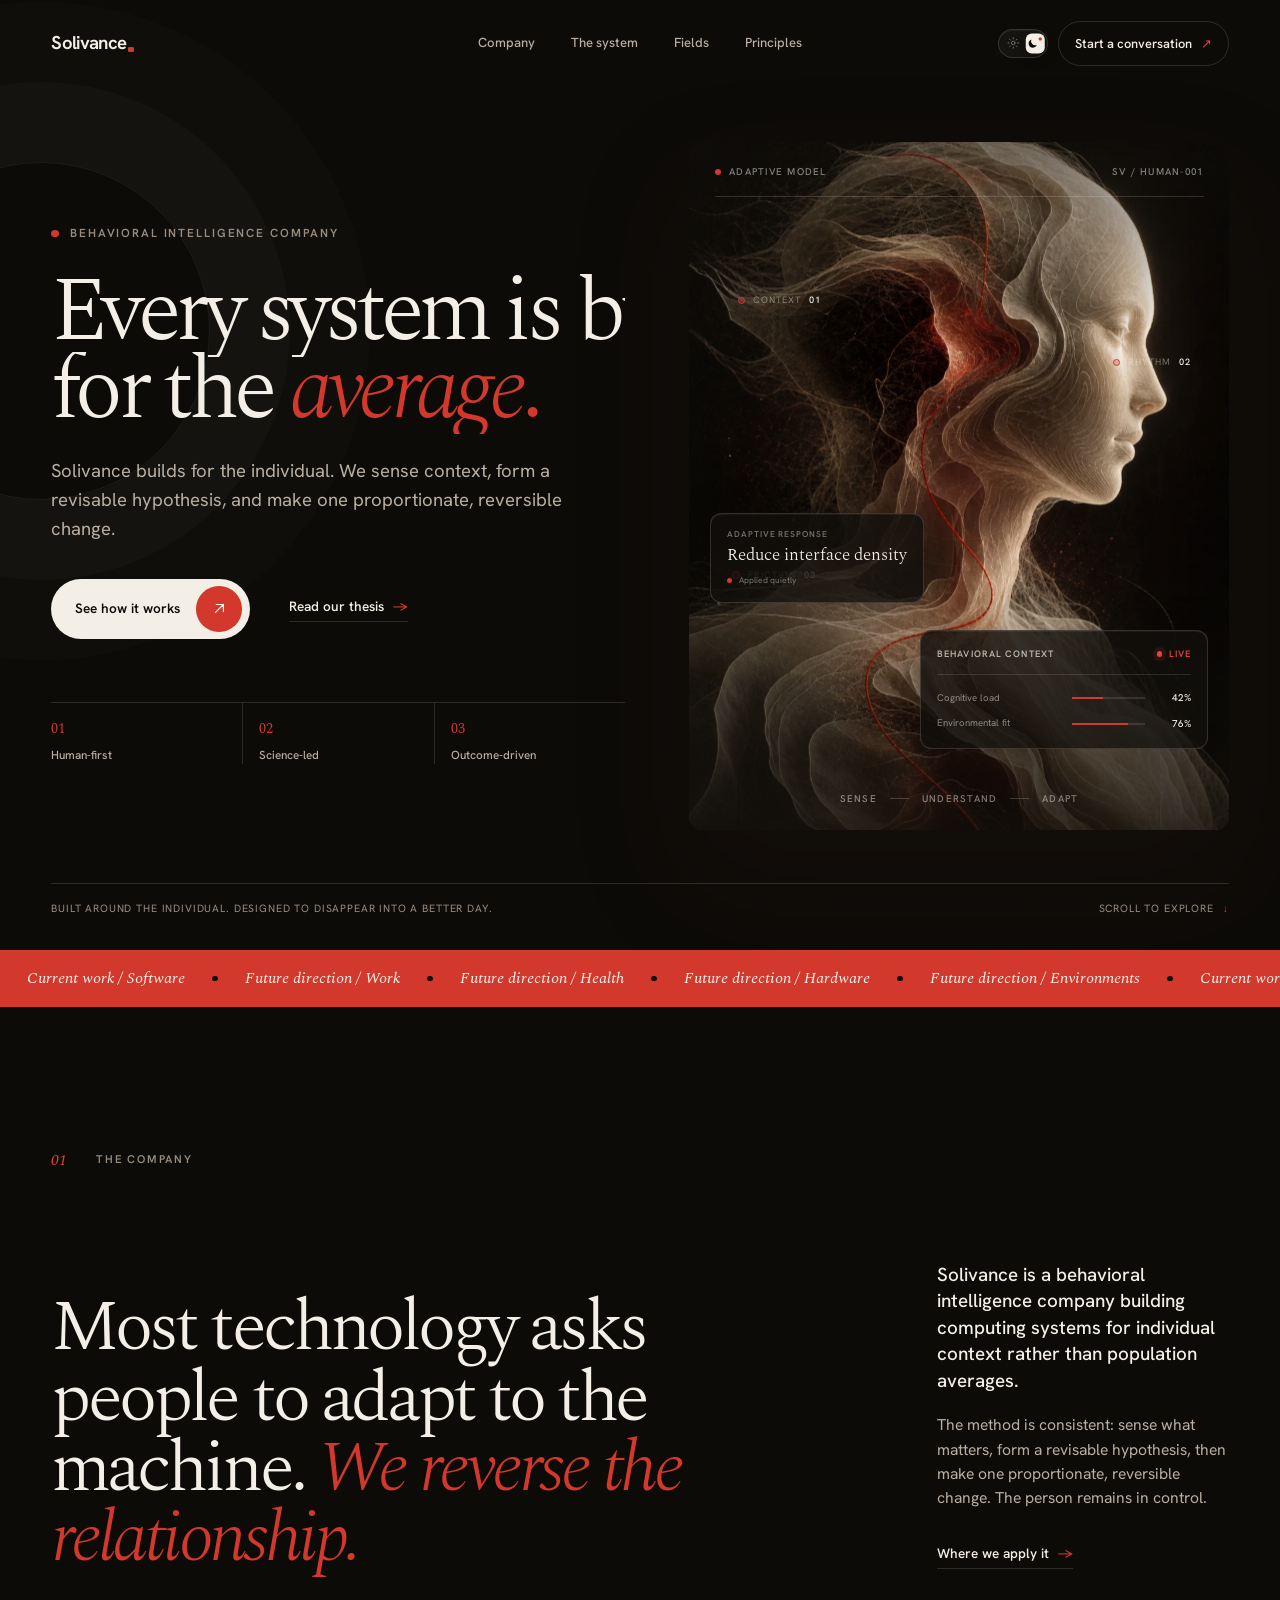
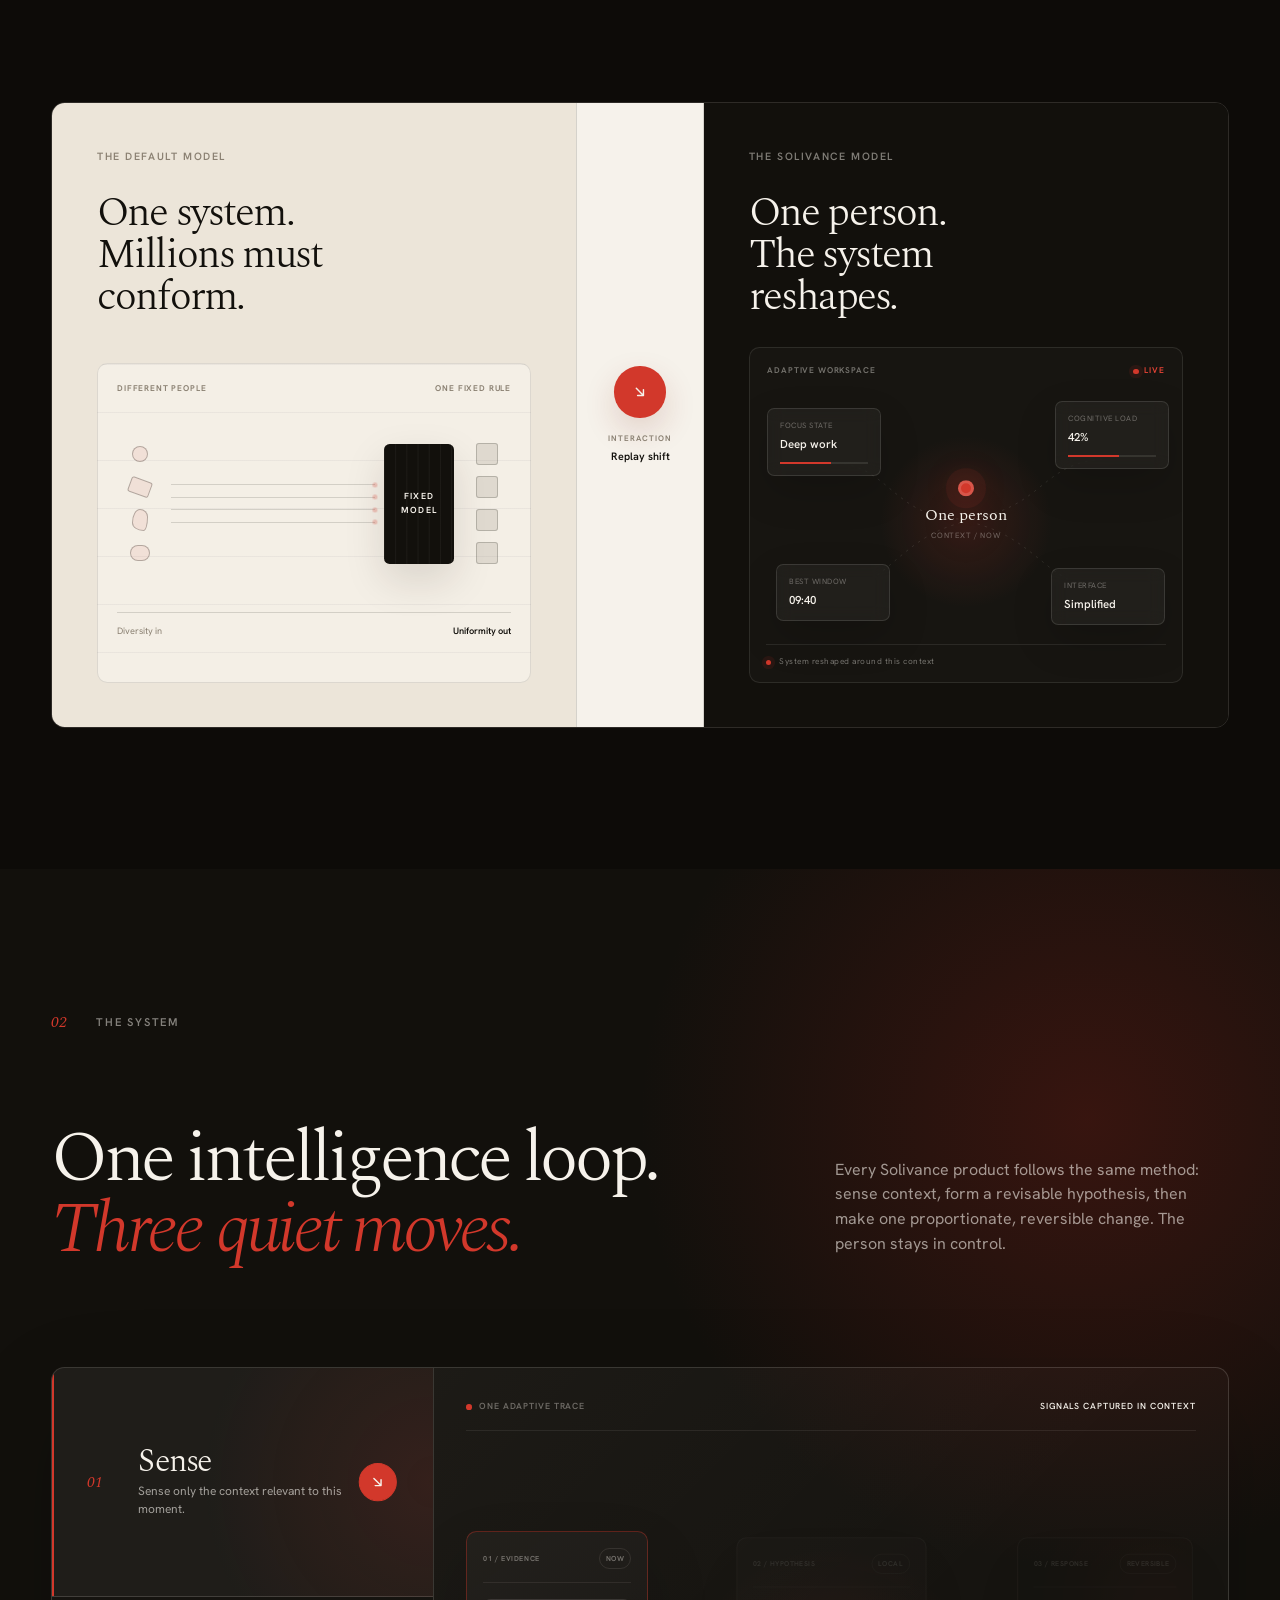
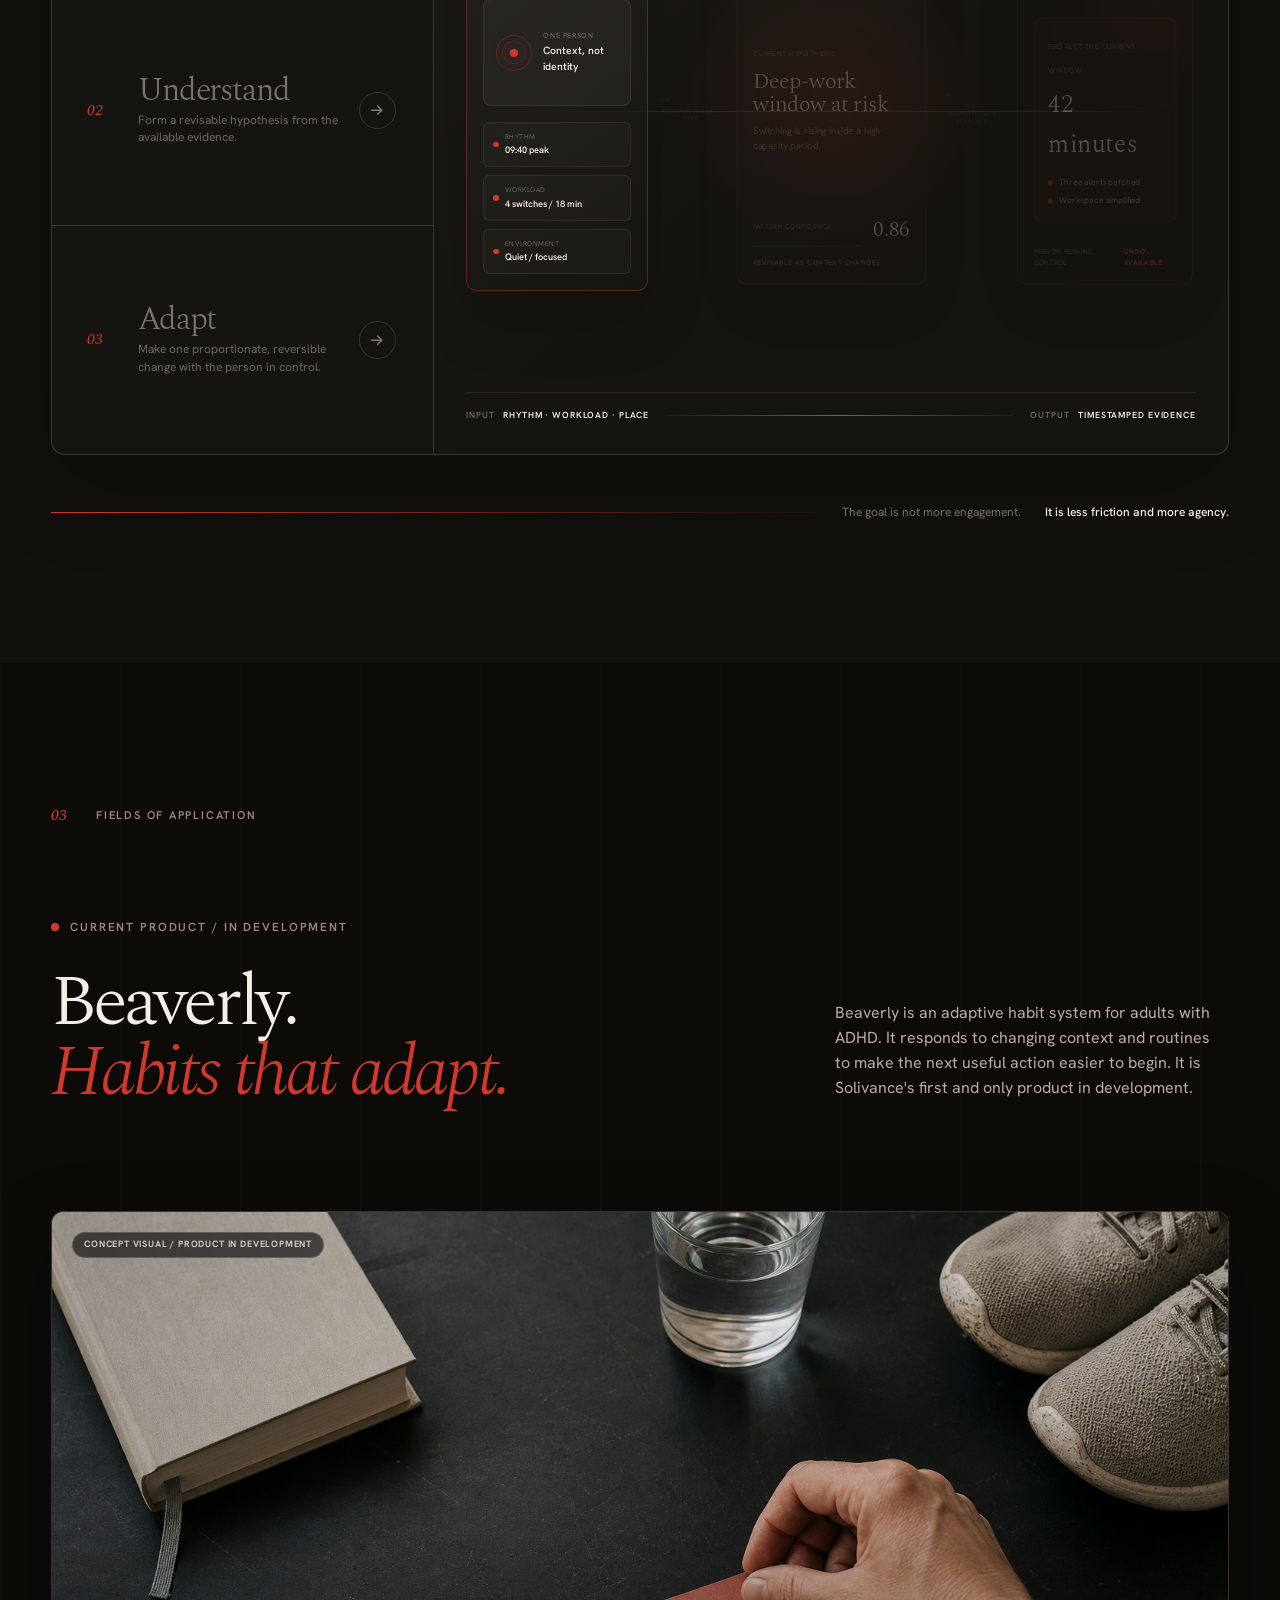
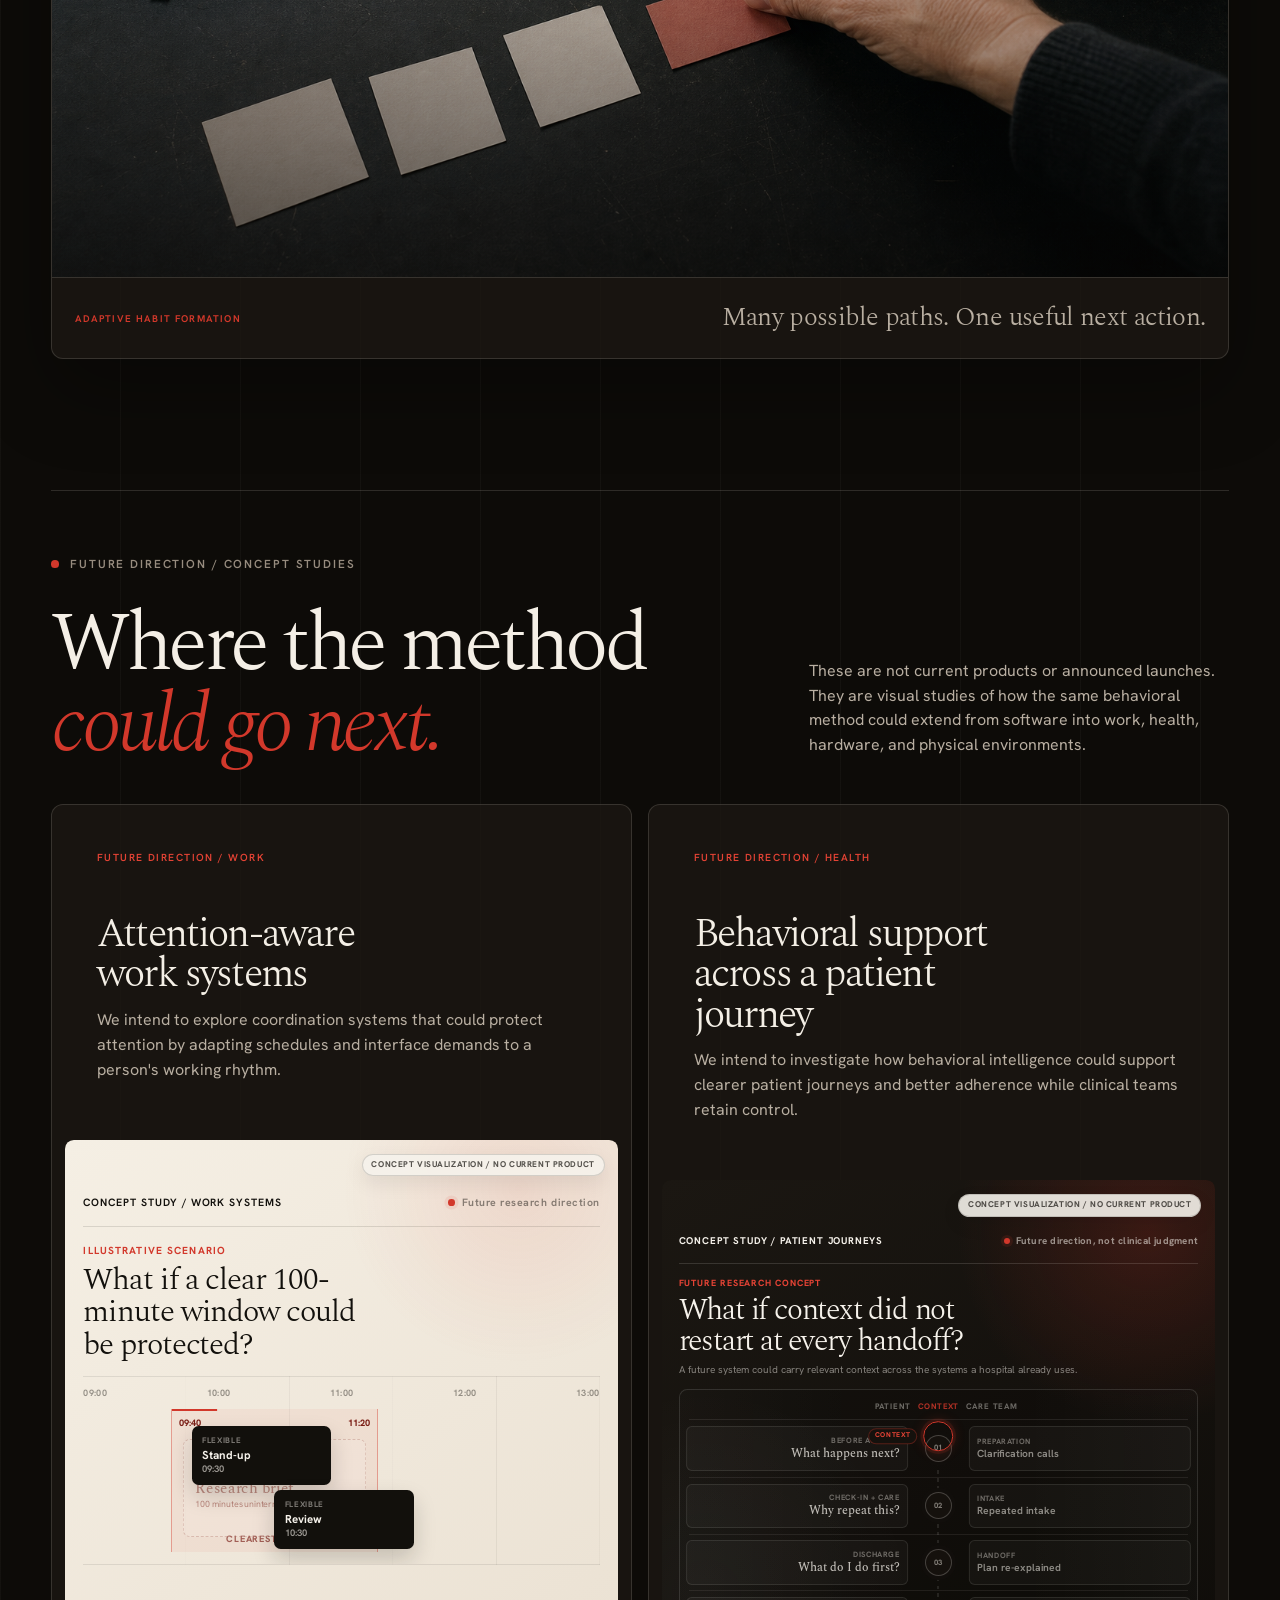
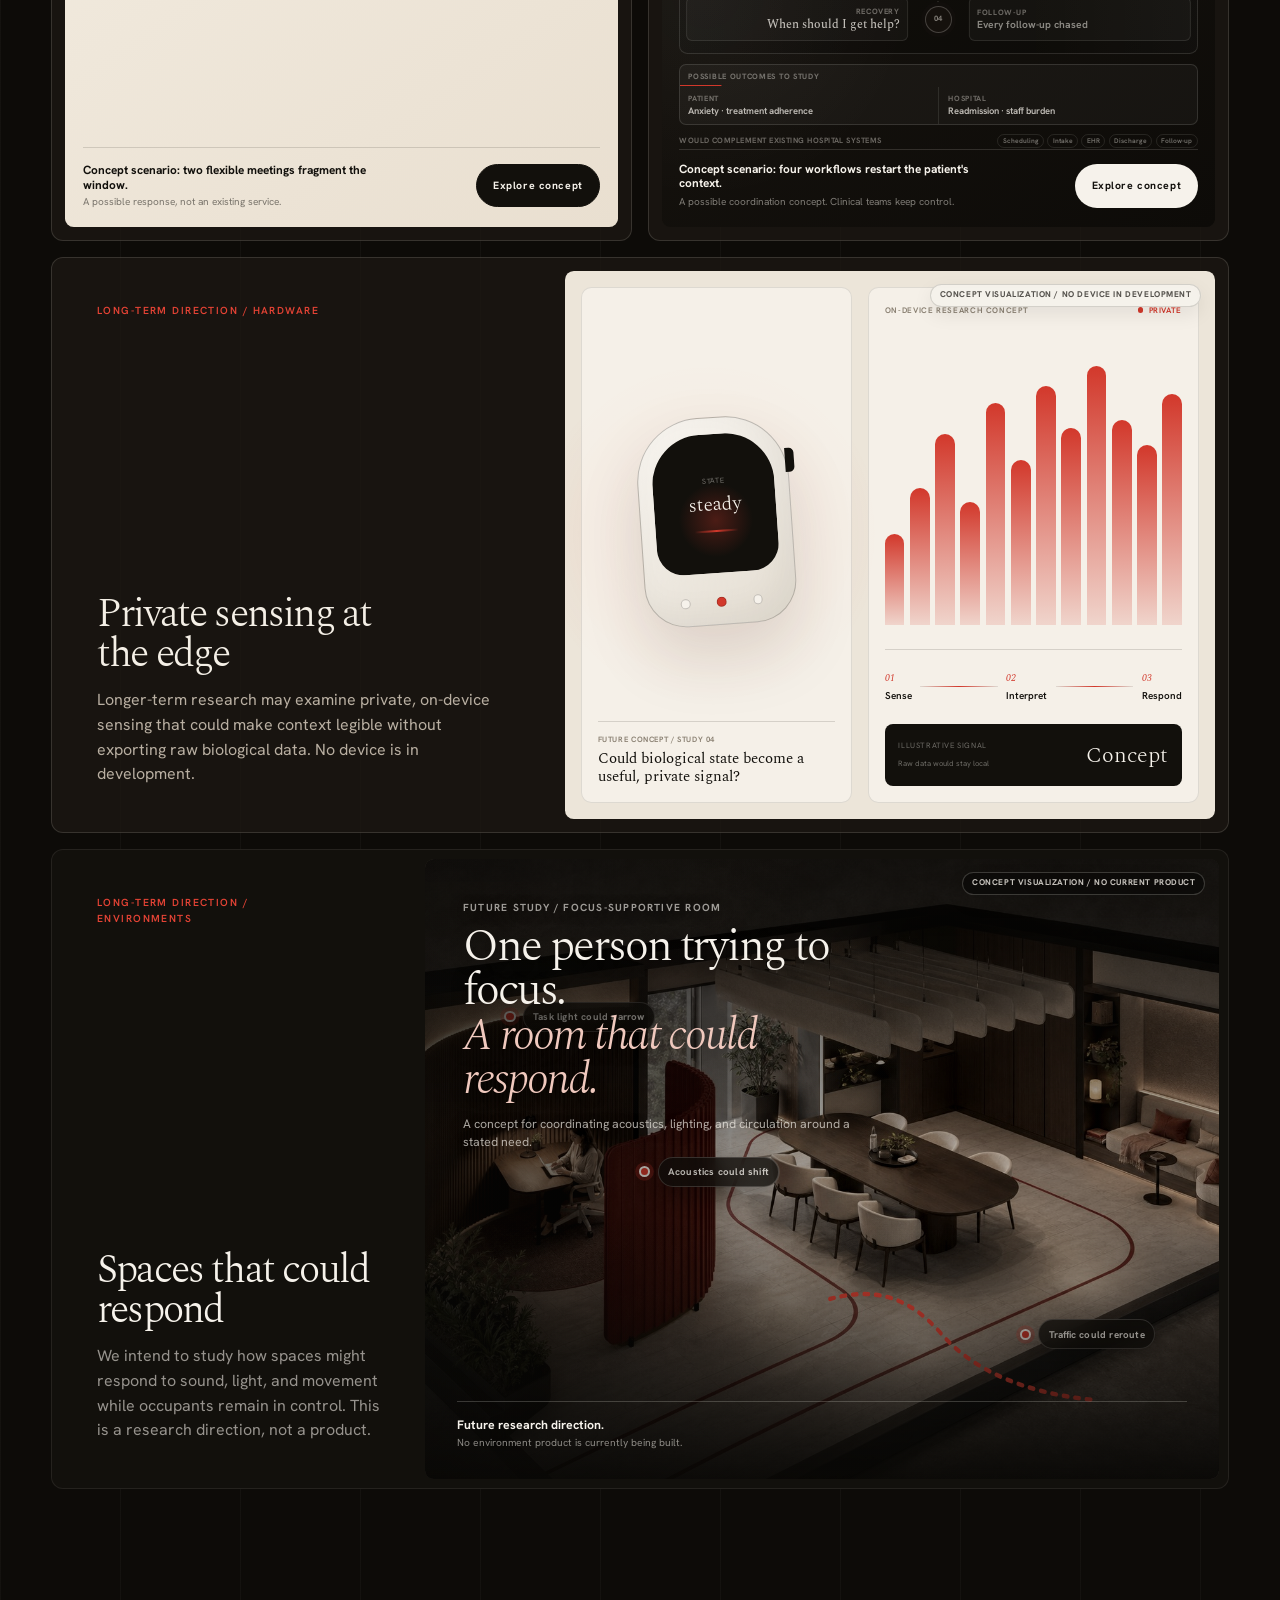
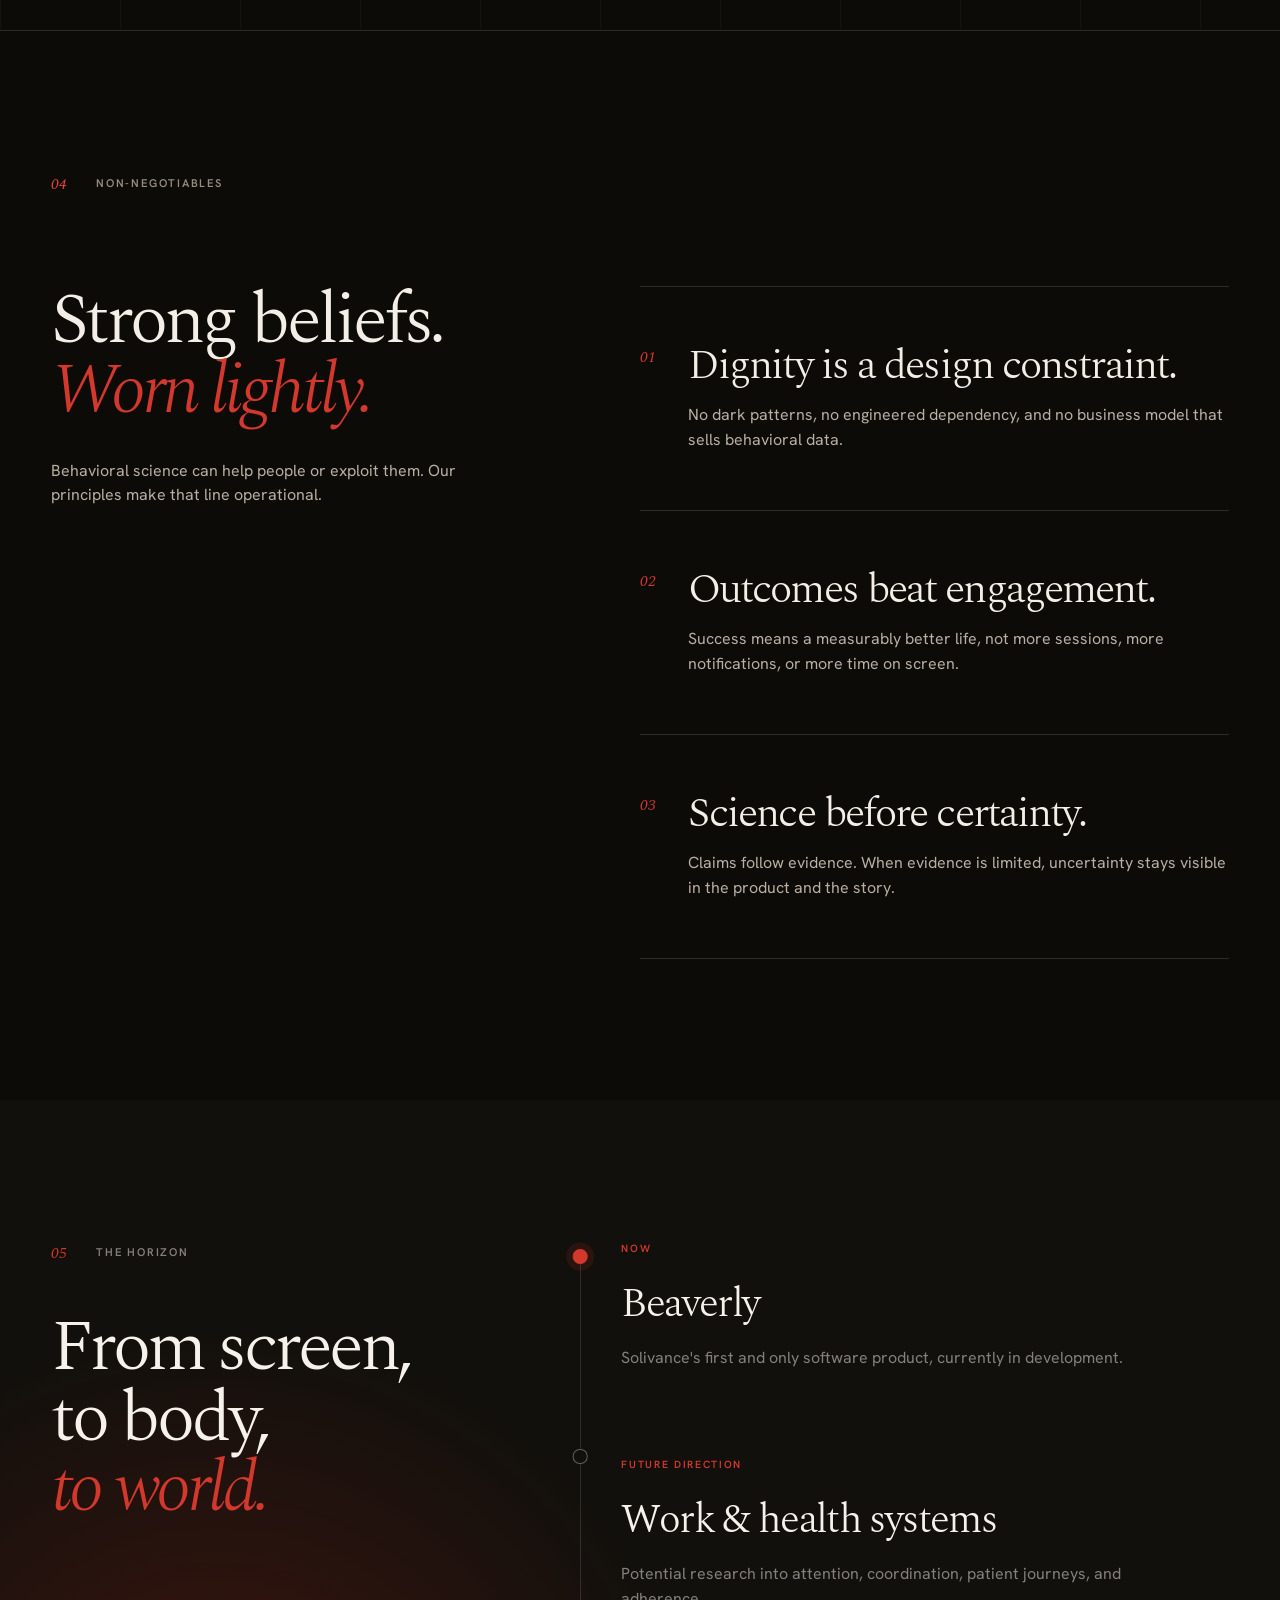
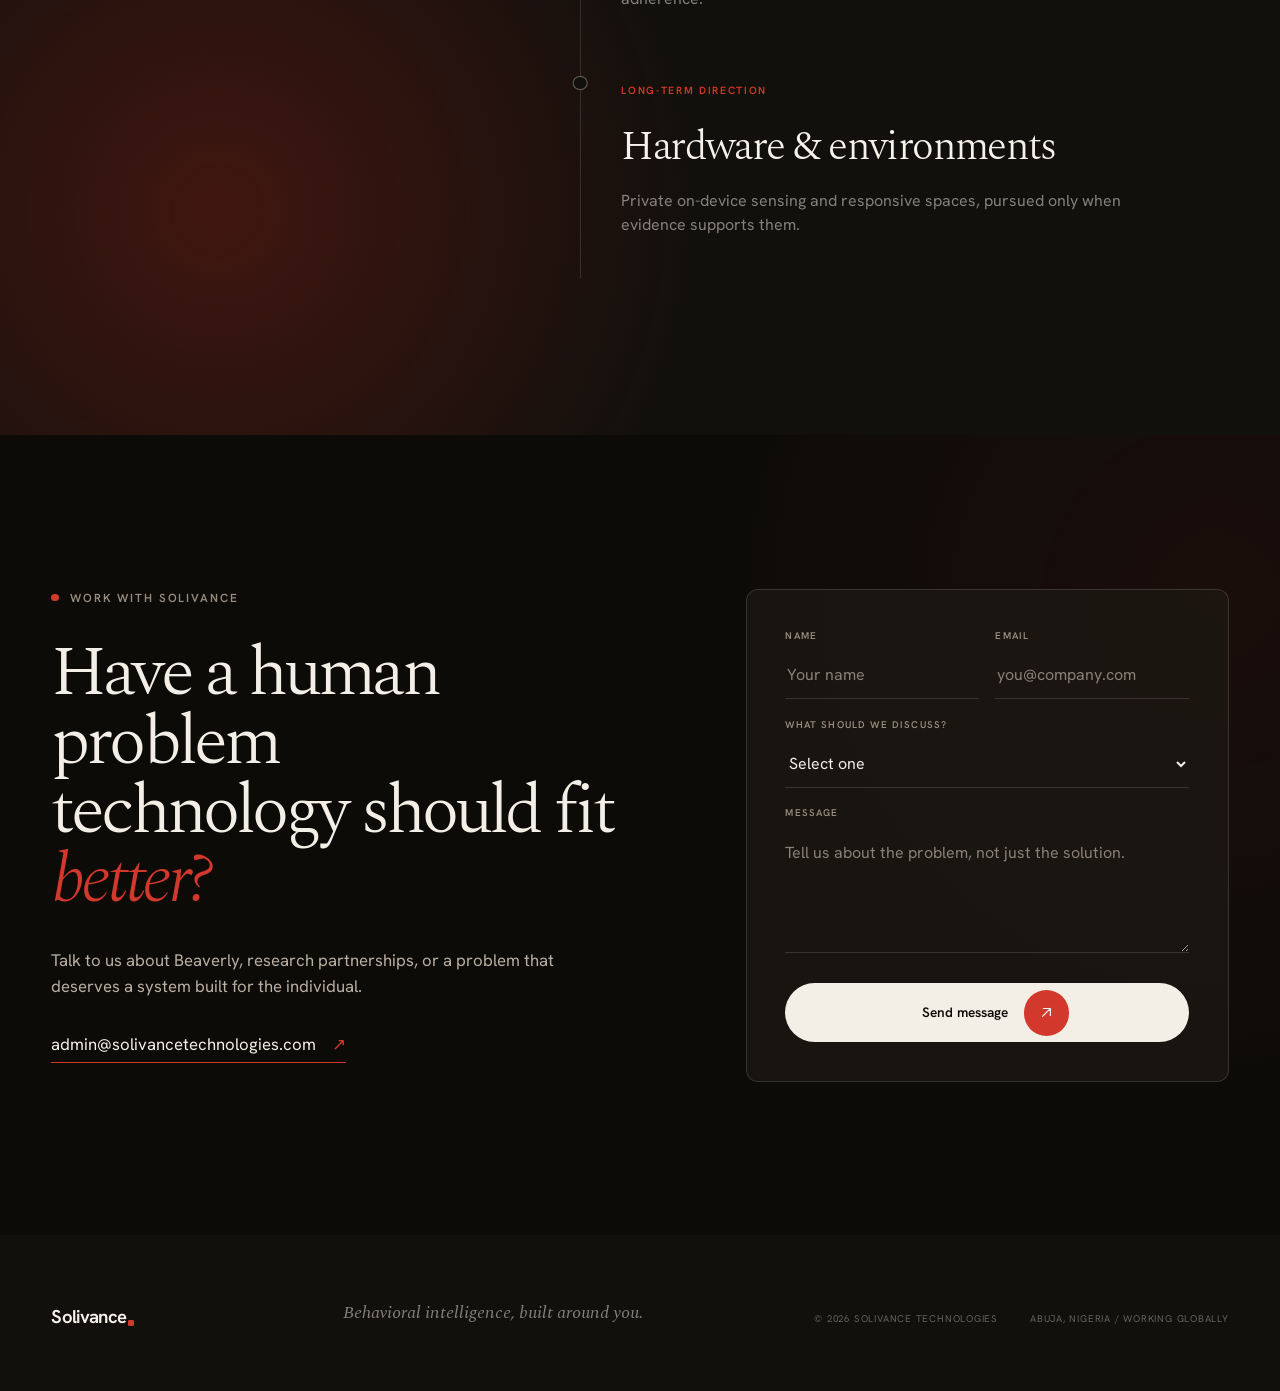
<file: index.html>
<!DOCTYPE html>
<html lang="en" data-theme="dark">
<head>
  <meta charset="UTF-8" />
  <meta name="viewport" content="width=device-width, initial-scale=1.0" />
  <meta name="theme-color" content="#0D0B08" />
  <meta name="color-scheme" content="dark light" />
  <script>
    (() => {
      const key = "solivance-theme";
      let theme = "dark";
      try {
        const saved = window.localStorage.getItem(key);
        theme = saved === "light" || saved === "dark"
          ? saved
          : "dark";
      } catch {}
      document.documentElement.dataset.theme = theme;
      document.documentElement.style.colorScheme = theme;
      document.querySelector('meta[name="theme-color"]')?.setAttribute(
        "content",
        theme === "dark" ? "#0D0B08" : "#F6F2EB"
      );
    })();
  </script>
  <meta name="description" content="Solivance is a behavioral intelligence company building computing systems for the individual, not the population average." />
  <meta property="og:title" content="Solivance Technologies | Built around you" />
  <meta property="og:description" content="Computing systems are built for the average. Solivance builds for the individual." />
  <meta property="og:type" content="website" />
  <title>Solivance Technologies | Behavioral intelligence, built around you</title>
  <link rel="preconnect" href="https://fonts.googleapis.com" />
  <link rel="preconnect" href="https://fonts.gstatic.com" crossorigin />
  <link href="https://fonts.googleapis.com/css2?family=Hanken+Grotesk:wght@300;400;500;600;700&family=Spectral:ital,wght@0,300;0,400;0,500;1,300;1,400;1,500&display=swap" rel="stylesheet" />
  <link rel="stylesheet" href="styles.css?v=19" />
  <link rel="icon" href="data:image/svg+xml,<svg xmlns='http://www.w3.org/2000/svg' viewBox='0 0 100 100'><rect width='100' height='100' rx='22' fill='%2312100C'/><rect x='26' y='25' width='15' height='50' rx='7.5' fill='%23F6F2EB'/><rect x='58' y='25' width='15' height='50' rx='7.5' fill='%23D2382B'/></svg>" />
</head>
<body>
  <a class="skip-link" href="#main">Skip to content</a>
  <div class="scroll-progress" aria-hidden="true"><span id="scrollProgress"></span></div>

  <header class="site-nav" id="siteNav">
    <a class="brand" href="#top" aria-label="Solivance home">
      <span class="brand-name">Solivance</span><span class="brand-stop" aria-hidden="true"></span>
    </a>

    <nav class="nav-links" id="navLinks" aria-label="Primary navigation">
      <a href="#company">Company</a>
      <a href="#system">The system</a>
      <a href="#fields">Fields</a>
      <a href="#principles">Principles</a>
    </nav>

    <div class="nav-actions">
      <button
        class="theme-toggle"
        id="themeToggle"
        type="button"
        role="switch"
        aria-label="Dark mode"
        aria-checked="false"
        data-theme-tooltip="Switch to dark mode"
      >
        <span class="theme-toggle-track" aria-hidden="true">
          <span class="theme-toggle-thumb"><i></i></span>
          <svg class="theme-toggle-sun" viewBox="0 0 16 16" role="presentation">
            <circle cx="8" cy="8" r="2.25"></circle>
            <path d="M8 1.25v1.4M8 13.35v1.4M1.25 8h1.4M13.35 8h1.4M3.23 3.23l.99.99M11.78 11.78l.99.99M12.77 3.23l-.99.99M4.22 11.78l-.99.99"></path>
          </svg>
          <svg class="theme-toggle-moon" viewBox="0 0 16 16" role="presentation">
            <path d="M12.6 10.45A5.4 5.4 0 0 1 5.55 3.4a5.45 5.45 0 1 0 7.05 7.05Z"></path>
          </svg>
        </span>
      </button>

      <a class="nav-contact" href="#contact">Start a conversation <span aria-hidden="true">↗</span></a>
    </div>

    <button class="menu-toggle" id="menuToggle" type="button" aria-label="Open menu" aria-expanded="false" aria-controls="navLinks">
      <span></span><span></span>
    </button>
  </header>

  <main id="main">
    <section class="hero" id="top">
      <div class="hero-copy">
        <p class="eyebrow hero-eyebrow">
          <span class="eyebrow-dot" aria-hidden="true"></span>
          Behavioral intelligence company
        </p>

        <h1>
          <span class="hero-line"><span>Every system is built</span></span>
          <span class="hero-line"><span>for the <em>average</em><span class="red-period">.</span></span></span>
        </h1>

        <p class="hero-lede">
          Solivance builds for the individual. We sense context, form a
          revisable hypothesis, and make one proportionate, reversible change.
        </p>

        <div class="hero-actions">
          <a class="button button-primary" href="#system">
            <span class="button-label">See how it works</span>
            <span class="button-arrow" aria-hidden="true">
              <svg viewBox="0 0 24 24" role="presentation">
                <path d="M7 17 17 7M8 7h9v9" />
              </svg>
            </span>
          </a>
          <a class="text-link" href="#company">Read our thesis <span aria-hidden="true">→</span></a>
        </div>

        <div class="hero-proof" aria-label="Our operating commitments">
          <div><span>01</span><strong>Human-first</strong></div>
          <div><span>02</span><strong>Science-led</strong></div>
          <div><span>03</span><strong>Outcome-driven</strong></div>
        </div>
      </div>

      <div class="hero-stage" id="heroStage" aria-label="An animated model showing a system adapting around one person">
        <div class="stage-portrait-wrap" aria-hidden="true">
          <img class="stage-portrait" src="assets/solivance-adaptive-human.webp" alt="" width="1003" height="1568" decoding="async" fetchpriority="high" />
        </div>
        <div class="stage-image-wash" aria-hidden="true"></div>
        <canvas id="adaptiveField" aria-hidden="true"></canvas>
        <div class="stage-topline">
          <span><i class="live-dot"></i> Adaptive model</span>
          <span>SV / HUMAN-001</span>
        </div>
        <div class="stage-signal signal-a" aria-hidden="true"><span>Context</span><b>01</b></div>
        <div class="stage-signal signal-b" aria-hidden="true"><span>Rhythm</span><b>02</b></div>
        <div class="stage-signal signal-c" aria-hidden="true"><span>Friction</span><b>03</b></div>

        <div class="stage-panel stage-panel-context" aria-hidden="true">
          <div class="stage-panel-head">
            <span>Behavioral context</span>
            <b><i></i> live</b>
          </div>
          <div class="context-row">
            <span>Cognitive load</span>
            <div><i style="--value: 42%"></i></div>
            <strong>42%</strong>
          </div>
          <div class="context-row">
            <span>Environmental fit</span>
            <div><i style="--value: 76%"></i></div>
            <strong>76%</strong>
          </div>
        </div>

        <div class="stage-panel stage-panel-response" aria-hidden="true">
          <span>Adaptive response</span>
          <strong>Reduce interface density</strong>
          <small><i></i> Applied quietly</small>
        </div>

        <div class="stage-footer" aria-hidden="true">
          <span>Sense</span><i></i><span>Understand</span><i></i><span>Adapt</span>
        </div>
      </div>

      <div class="hero-bottom">
        <p>Built around the individual. Designed to disappear into a better day.</p>
        <a href="#company">Scroll to explore <span aria-hidden="true">↓</span></a>
      </div>
    </section>

    <div class="field-strip" aria-label="Solivance current work and future directions">
      <div class="field-strip-track">
        <span>Current work / Software</span><i></i>
        <span>Future direction / Work</span><i></i>
        <span>Future direction / Health</span><i></i>
        <span>Future direction / Hardware</span><i></i>
        <span>Future direction / Environments</span><i></i>
        <span aria-hidden="true">Current work / Software</span><i aria-hidden="true"></i>
        <span aria-hidden="true">Future direction / Work</span><i aria-hidden="true"></i>
        <span aria-hidden="true">Future direction / Health</span><i aria-hidden="true"></i>
        <span aria-hidden="true">Future direction / Hardware</span><i aria-hidden="true"></i>
        <span aria-hidden="true">Future direction / Environments</span><i aria-hidden="true"></i>
      </div>
    </div>

    <section class="section premise" id="company">
      <div class="section-label" data-reveal>
        <span>01</span>
        <p>The company</p>
      </div>

      <div class="premise-grid">
        <h2 data-reveal>
          Most technology asks people to adapt to the machine.
          <em>We reverse the relationship.</em>
        </h2>

        <div class="premise-copy" data-reveal>
          <p class="lead-copy">
            Solivance is a behavioral intelligence company building computing
            systems for individual context rather than population averages.
          </p>
          <p>
            The method is consistent: sense what matters, form a revisable
            hypothesis, then make one proportionate, reversible change. The
            person remains in control.
          </p>
          <a class="text-link" href="#fields">Where we apply it <span aria-hidden="true">→</span></a>
        </div>
      </div>

      <div class="positioning" data-comparison data-reveal>
        <div class="positioning-side positioning-old">
          <p class="card-kicker">The default model</p>
          <h3>One system.<br />Millions must conform.</h3>
          <div class="conform-visual" aria-hidden="true">
            <div class="conform-meta">
              <span>Different people</span>
              <span>One fixed rule</span>
            </div>
            <div class="conform-flow">
              <div class="diverse-inputs">
                <i></i><i></i><i></i><i></i>
              </div>
              <div class="conform-tracks">
                <i></i><i></i><i></i><i></i>
              </div>
              <div class="conform-gate">
                <span>Fixed<br />model</span>
              </div>
              <div class="conform-output">
                <i></i><i></i><i></i><i></i>
              </div>
            </div>
            <div class="conform-caption">
              <span>Diversity in</span>
              <strong>Uniformity out</strong>
            </div>
          </div>
        </div>

        <button class="positioning-shift" type="button" aria-label="Replay the shift from a rigid system to an adaptive system">
          <span class="shift-icon" aria-hidden="true">
            <svg viewBox="0 0 20 20" role="presentation">
              <path d="M4 10h11M10.5 5.5 15 10l-4.5 4.5" />
            </svg>
          </span>
          <span class="shift-copy">
            <small>Interaction</small>
            <strong>Replay shift</strong>
          </span>
        </button>

        <div class="positioning-side positioning-new">
          <p class="card-kicker">The Solivance model</p>
          <h3>One person.<br />The system reshapes.</h3>
          <div class="adaptive-workspace" aria-hidden="true">
            <div class="workspace-topline">
              <span>Adaptive workspace</span>
              <b><i></i> live</b>
            </div>
            <svg class="workspace-paths" viewBox="0 0 520 280" role="presentation">
              <path d="M95 73 C166 70 170 137 251 140" />
              <path d="M424 68 C351 73 353 125 269 139" />
              <path d="M104 229 C166 218 181 164 252 145" />
              <path d="M417 224 C355 214 343 164 270 145" />
            </svg>
            <div class="workspace-person">
              <span></span>
              <strong>One person</strong>
              <small>context / now</small>
            </div>
            <div class="workspace-module module-focus">
              <small>Focus state</small>
              <strong>Deep work</strong>
              <i></i>
            </div>
            <div class="workspace-module module-load">
              <small>Cognitive load</small>
              <strong>42%</strong>
              <i></i>
            </div>
            <div class="workspace-module module-timing">
              <small>Best window</small>
              <strong>09:40</strong>
            </div>
            <div class="workspace-module module-interface">
              <small>Interface</small>
              <strong>Simplified</strong>
            </div>
            <div class="workspace-status">
              <i></i>
              System reshaped around this context
            </div>
          </div>
        </div>
      </div>
    </section>

    <section class="section system-section" id="system">
      <div class="section-label section-label-light" data-reveal>
        <span>02</span>
        <p>The system</p>
      </div>

      <div class="system-heading">
        <h2 data-reveal>One intelligence loop.<br /><em>Three quiet moves.</em></h2>
        <p data-reveal>
          Every Solivance product follows the same method: sense context, form a
          revisable hypothesis, then make one proportionate, reversible change.
          The person stays in control.
        </p>
      </div>

      <div class="loop-console" data-loop-console data-active-step="sense" data-reveal>
        <div class="loop-steps" aria-label="Explore the Solivance intelligence loop">
          <button class="loop-step is-active" type="button" data-loop-target="sense" aria-pressed="true">
            <span class="loop-step-index">01</span>
            <span class="loop-step-copy">
              <strong>Sense</strong>
              <small>Sense only the context relevant to this moment.</small>
            </span>
            <span class="loop-step-icon" aria-hidden="true">
              <svg viewBox="0 0 20 20" role="presentation">
                <path d="M4 10h11M10.5 5.5 15 10l-4.5 4.5" />
              </svg>
            </span>
          </button>

          <button class="loop-step" type="button" data-loop-target="understand" aria-pressed="false">
            <span class="loop-step-index">02</span>
            <span class="loop-step-copy">
              <strong>Understand</strong>
              <small>Form a revisable hypothesis from the available evidence.</small>
            </span>
            <span class="loop-step-icon" aria-hidden="true">
              <svg viewBox="0 0 20 20" role="presentation">
                <path d="M4 10h11M10.5 5.5 15 10l-4.5 4.5" />
              </svg>
            </span>
          </button>

          <button class="loop-step" type="button" data-loop-target="adapt" aria-pressed="false">
            <span class="loop-step-index">03</span>
            <span class="loop-step-copy">
              <strong>Adapt</strong>
              <small>Make one proportionate, reversible change with the person in control.</small>
            </span>
            <span class="loop-step-icon" aria-hidden="true">
              <svg viewBox="0 0 20 20" role="presentation">
                <path d="M4 10h11M10.5 5.5 15 10l-4.5 4.5" />
              </svg>
            </span>
          </button>
        </div>

        <div class="loop-stage">
          <div class="loop-stage-top">
            <span><i></i> One adaptive trace</span>
            <strong data-loop-status>Signals captured in context</strong>
          </div>

          <div class="causal-stage" aria-hidden="true">
            <article class="causal-node causal-sense">
              <div class="causal-node-heading">
                <span>01 / Evidence</span>
                <i>Now</i>
              </div>
              <div class="causal-person">
                <span><i></i></span>
                <div>
                  <small>One person</small>
                  <strong>Context, not identity</strong>
                </div>
              </div>
              <div class="causal-signals">
                <span><i></i><small>Rhythm</small><strong>09:40 peak</strong></span>
                <span><i></i><small>Workload</small><strong>4 switches / 18 min</strong></span>
                <span><i></i><small>Environment</small><strong>Quiet / focused</strong></span>
              </div>
            </article>

            <div class="causal-link causal-link-in">
              <span></span>
              <i></i>
              <small>relevant signals only</small>
            </div>

            <article class="causal-node causal-model">
              <div class="causal-node-heading">
                <span>02 / Hypothesis</span>
                <i>Local</i>
              </div>
              <div class="causal-inference">
                <small>Current hypothesis</small>
                <strong>Deep-work window at risk</strong>
                <p>Switching is rising inside a high-capacity period.</p>
              </div>
              <div class="causal-confidence">
                <span>Pattern confidence</span>
                <strong>0.86</strong>
                <i><b></b></i>
              </div>
              <small class="causal-revisable">Revisable as context changes</small>
            </article>

            <div class="causal-link causal-link-out">
              <span></span>
              <i></i>
              <small>one proportionate response</small>
            </div>

            <article class="causal-node causal-response">
              <div class="causal-node-heading">
                <span>03 / Response</span>
                <i>Reversible</i>
              </div>
              <div class="causal-response-card">
                <small>Protect the current window</small>
                <strong>42 minutes</strong>
                <span><i></i> Three alerts batched</span>
                <span><i></i> Workspace simplified</span>
              </div>
              <div class="causal-control">
                <span>Person retains control</span>
                <strong>Undo available</strong>
              </div>
            </article>
          </div>

          <div class="loop-stage-bottom">
            <span>Input <strong data-loop-input>Rhythm · workload · place</strong></span>
            <i></i>
            <span>Output <strong data-loop-output>Timestamped evidence</strong></span>
          </div>
        </div>
      </div>

      <div class="system-outcome" data-reveal>
        <span class="outcome-line"></span>
        <p>The goal is not more engagement.</p>
        <strong>It is less friction and more agency.</strong>
      </div>
    </section>

    <section class="section fields-section" id="fields">
      <div class="section-label" data-reveal>
        <span>03</span>
        <p>Fields of application</p>
      </div>

      <div class="fields-heading" id="beaverly">
        <div data-reveal>
          <p class="eyebrow"><span class="eyebrow-dot" aria-hidden="true"></span> Current product / In development</p>
          <h2>Beaverly.<br /><em>Habits that adapt.</em></h2>
        </div>
        <p data-reveal>
          Beaverly is an adaptive habit system for adults with ADHD. It responds
          to changing context and routines to make the next useful action easier
          to begin. It is Solivance's first and only product in development.
        </p>
      </div>

      <div class="fields-grid">
        <figure class="beaverly-concept-visual" data-reveal>
          <div class="beaverly-concept-media">
            <img
              src="assets/beaverly-adaptive-path.png?v=2"
              alt="A hand placing the next habit card beside a book, water, and walking shoes"
              width="1536"
              height="1024"
              loading="lazy"
              decoding="async"
            />
            <span class="beaverly-concept-status">Concept visual / Product in development</span>
          </div>
          <figcaption>
            <span>Adaptive habit formation</span>
            <p>Many possible paths. One useful next action.</p>
          </figcaption>
        </figure>

        <div class="future-fields-heading" data-reveal>
          <div>
            <p class="eyebrow"><span class="eyebrow-dot" aria-hidden="true"></span> Future direction / Concept studies</p>
            <h2>Where the method<br /><em>could go next.</em></h2>
          </div>
          <p>
            These are not current products or announced launches. They are
            visual studies of how the same behavioral method could extend from
            software into work, health, hardware, and physical environments.
          </p>
        </div>

        <article class="field-card future-project" data-reveal>
          <div class="field-card-content">
            <span class="field-number">Future direction / Work</span>
            <h3>Attention-aware work systems</h3>
            <p>We intend to explore coordination systems that could protect attention by adapting schedules and interface demands to a person's working rhythm.</p>
          </div>
          <div class="field-art cognitive-story" data-cog-demo data-mode="standard">
            <div class="concept-label">Concept visualization / No current product</div>
            <div class="story-head">
              <span>Concept study / Work systems</span>
              <small><i></i> Future research direction</small>
            </div>
            <div class="story-premise">
              <small>Illustrative scenario</small>
              <h4>What if a clear 100-minute window could be protected?</h4>
            </div>
            <div class="cognitive-stage" aria-hidden="true">
              <div class="cognitive-ruler">
                <span>09:00</span><span>10:00</span><span>11:00</span><span>12:00</span><span>13:00</span>
              </div>
              <div class="cognitive-window">
                <span>09:40</span>
                <strong>clearest window</strong>
                <span>11:20</span>
              </div>
              <div class="cognitive-ghost cognitive-ghost-one">Stand-up / 09:30</div>
              <div class="cognitive-ghost cognitive-ghost-two">Review / 10:30</div>
              <div class="cognitive-meeting cognitive-meeting-one">
                <small>Flexible</small>
                <strong>Stand-up</strong>
                <span><i>09:30</i><b>11:40</b></span>
              </div>
              <div class="cognitive-meeting cognitive-meeting-two">
                <small>Flexible</small>
                <strong>Review</strong>
                <span><i>10:30</i><b>13:10</b></span>
              </div>
              <div class="cognitive-focus">
                <small>Protected</small>
                <strong>Research brief</strong>
                <span>100 minutes uninterrupted</span>
              </div>
            </div>
            <div class="story-action">
              <p aria-live="polite">
                <strong data-demo-status>Concept scenario: two flexible meetings fragment the window.</strong>
                <small>A possible response, not an existing service.</small>
              </p>
              <button class="story-trigger" type="button" data-demo-toggle aria-pressed="false">
                Explore concept
              </button>
            </div>
          </div>
        </article>

        <article class="field-card future-project" data-reveal>
          <div class="field-card-content">
            <span class="field-number">Future direction / Health</span>
            <h3>Behavioral support across a patient journey</h3>
            <p>We intend to investigate how behavioral intelligence could support clearer patient journeys and better adherence while clinical teams retain control.</p>
          </div>
          <div class="field-art patient-journey" data-care-demo data-mode="standard">
            <div class="concept-label">Concept visualization / No current product</div>
            <div class="patient-journey-head">
              <span>Concept study / Patient journeys</span>
              <small><i></i> Future direction, not clinical judgment</small>
            </div>
            <div class="patient-journey-premise">
              <small>Future research concept</small>
              <h4>What if context did not restart at every handoff?</h4>
              <p>A future system could carry relevant context across the systems a hospital already uses.</p>
            </div>
            <div class="patient-journey-board">
              <div class="patient-journey-columns" aria-hidden="true">
                <span>Patient</span>
                <small>Context</small>
                <span>Care team</span>
              </div>
              <ol class="patient-journey-handoffs">
                <li style="--journey-step: 0">
                  <div class="patient-journey-side patient-journey-patient">
                    <small>Before arrival</small>
                    <span class="patient-journey-friction">What happens next?</span>
                    <span class="patient-journey-response">Preparation in plain language</span>
                  </div>
                  <div class="patient-journey-node" aria-hidden="true"><b>01</b></div>
                  <div class="patient-journey-side patient-journey-team">
                    <small>Preparation</small>
                    <span class="patient-journey-friction">Clarification calls</span>
                    <span class="patient-journey-response">Needs surfaced early</span>
                  </div>
                </li>
                <li style="--journey-step: 1">
                  <div class="patient-journey-side patient-journey-patient">
                    <small>Check-in + care</small>
                    <span class="patient-journey-friction">Why repeat this?</span>
                    <span class="patient-journey-response">Relevant questions only</span>
                  </div>
                  <div class="patient-journey-node" aria-hidden="true"><b>02</b></div>
                  <div class="patient-journey-side patient-journey-team">
                    <small>Intake</small>
                    <span class="patient-journey-friction">Repeated intake</span>
                    <span class="patient-journey-response">Context carried forward</span>
                  </div>
                </li>
                <li style="--journey-step: 2">
                  <div class="patient-journey-side patient-journey-patient">
                    <small>Discharge</small>
                    <span class="patient-journey-friction">What do I do first?</span>
                    <span class="patient-journey-response">First action made clear</span>
                  </div>
                  <div class="patient-journey-node" aria-hidden="true"><b>03</b></div>
                  <div class="patient-journey-side patient-journey-team">
                    <small>Handoff</small>
                    <span class="patient-journey-friction">Plan re-explained</span>
                    <span class="patient-journey-response">One ordered handoff</span>
                  </div>
                </li>
                <li style="--journey-step: 3">
                  <div class="patient-journey-side patient-journey-patient">
                    <small>Recovery</small>
                    <span class="patient-journey-friction">When should I get help?</span>
                    <span class="patient-journey-response">Prompted at action time</span>
                  </div>
                  <div class="patient-journey-node" aria-hidden="true"><b>04</b></div>
                  <div class="patient-journey-side patient-journey-team">
                    <small>Follow-up</small>
                    <span class="patient-journey-friction">Every follow-up chased</span>
                    <span class="patient-journey-response">Exceptions surfaced</span>
                  </div>
                </li>
              </ol>
              <div class="patient-journey-spine" aria-hidden="true"><i></i></div>
              <div class="patient-journey-carrier" aria-hidden="true"><i></i><span>Context</span></div>
            </div>
            <div class="patient-journey-measures">
              <span><small>Patient</small><strong>Anxiety · treatment adherence</strong></span>
              <span><small>Hospital</small><strong>Readmission · staff burden</strong></span>
              <em>Possible outcomes to study</em>
            </div>
            <div class="patient-journey-foundation">
              <span>Would complement existing hospital systems</span>
              <div aria-hidden="true">
                <i>Scheduling</i><i>Intake</i><i>EHR</i><i>Discharge</i><i>Follow-up</i>
              </div>
            </div>
            <div class="story-action story-action-dark patient-journey-action">
              <p aria-live="polite">
                <strong data-demo-status>Concept scenario: four workflows restart the patient's context.</strong>
                <small>A possible coordination concept. Clinical teams keep control.</small>
              </p>
              <button class="story-trigger story-trigger-light" type="button" data-demo-toggle aria-pressed="false">
                Explore concept
              </button>
            </div>
          </div>
        </article>

        <article class="field-card field-card-wide future-project" data-reveal>
          <div class="field-card-content">
            <span class="field-number">Long-term direction / Hardware</span>
            <h3>Private sensing at the edge</h3>
            <p>Longer-term research may examine private, on-device sensing that could make context legible without exporting raw biological data. No device is in development.</p>
          </div>
          <div class="field-art hardware-art" aria-hidden="true">
            <div class="concept-label">Concept visualization / No device in development</div>
            <div class="hardware-stage">
              <div class="device-object">
                <span class="device-crown"></span>
                <span class="device-screen"><small>State</small><strong>steady</strong><i></i></span>
                <i class="device-sensor sensor-a"></i><i class="device-sensor sensor-b"></i><i class="device-sensor sensor-c"></i>
                <b class="device-signal device-signal-a"></b><b class="device-signal device-signal-b"></b><b class="device-signal device-signal-c"></b>
              </div>
              <div class="device-caption">
                <span>Future concept / Study 04</span>
                <strong>Could biological state become a useful, private signal?</strong>
              </div>
            </div>
            <div class="hardware-pipeline">
              <div class="pipeline-topline"><span>On-device research concept</span><strong><i></i> private</strong></div>
              <div class="signal-chart">
                <i style="--h: 32%"></i><i style="--h: 48%"></i><i style="--h: 67%"></i><i style="--h: 43%"></i>
                <i style="--h: 78%"></i><i style="--h: 58%"></i><i style="--h: 84%"></i><i style="--h: 69%"></i>
                <i style="--h: 91%"></i><i style="--h: 72%"></i><i style="--h: 63%"></i><i style="--h: 81%"></i>
              </div>
              <div class="pipeline-flow">
                <span><small>01</small><strong>Sense</strong></span><i></i>
                <span><small>02</small><strong>Interpret</strong></span><i></i>
                <span><small>03</small><strong>Respond</strong></span>
              </div>
              <div class="pipeline-readout"><span>Illustrative signal</span><strong>Concept</strong><small>Raw data would stay local</small></div>
            </div>
          </div>
        </article>

        <article class="field-card field-card-wide field-card-dark environment-field-card future-project" data-reveal>
          <div class="field-card-content">
            <span class="field-number">Long-term direction / Environments</span>
            <h3>Spaces that could respond</h3>
            <p>We intend to study how spaces might respond to sound, light, and movement while occupants remain in control. This is a research direction, not a product.</p>
          </div>
          <div class="field-art environment-story" data-mode="adapted">
            <div class="concept-label concept-label-light">Concept visualization / No current product</div>
            <div class="environment-media" aria-hidden="true">
              <img
                class="environment-image environment-image-fixed"
                src="assets/solivance-adaptive-environment-v2.jpg"
                alt=""
                width="1586"
                height="992"
                loading="lazy"
                decoding="async"
              />
              <svg class="environment-route" viewBox="0 0 900 560" preserveAspectRatio="none" role="presentation">
                <path pathLength="1" d="M755 488C682 482 622 462 586 429C548 394 508 385 451 399" />
              </svg>
              <div class="environment-callout environment-callout-partition"><i></i><span>Acoustics could shift</span></div>
              <div class="environment-callout environment-callout-light"><i></i><span>Task light could narrow</span></div>
              <div class="environment-callout environment-callout-route"><i></i><span>Traffic could reroute</span></div>
            </div>
            <div class="environment-story-copy">
              <span>Future study / Focus-supportive room</span>
              <h4>One person trying to focus.<br /><em>A room that could respond.</em></h4>
              <p>A concept for coordinating acoustics, lighting, and circulation around a stated need.</p>
            </div>
            <div class="environment-action">
              <p><strong>Future research direction.</strong><small>No environment product is currently being built.</small></p>
            </div>
          </div>
        </article>

      </div>
    </section>

    <section class="section principles-section" id="principles">
      <div class="section-label" data-reveal>
        <span>04</span>
        <p>Non-negotiables</p>
      </div>

      <div class="principles-layout">
        <div class="principles-intro">
          <h2 data-reveal>Strong beliefs.<br /><em>Worn lightly.</em></h2>
          <p data-reveal>
            Behavioral science can help people or exploit them. Our principles
            make that line operational.
          </p>
        </div>

        <div class="principle-list">
          <article class="principle" data-reveal>
            <span>01</span>
            <h3>Dignity is a design constraint.</h3>
            <p>No dark patterns, no engineered dependency, and no business model that sells behavioral data.</p>
          </article>
          <article class="principle" data-reveal>
            <span>02</span>
            <h3>Outcomes beat engagement.</h3>
            <p>Success means a measurably better life, not more sessions, more notifications, or more time on screen.</p>
          </article>
          <article class="principle" data-reveal>
            <span>03</span>
            <h3>Science before certainty.</h3>
            <p>Claims follow evidence. When evidence is limited, uncertainty stays visible in the product and the story.</p>
          </article>
        </div>
      </div>
    </section>

    <section class="horizon-section" id="horizon">
      <div class="horizon-copy">
        <div class="section-label section-label-light" data-reveal>
          <span>05</span>
          <p>The horizon</p>
        </div>
        <h2 data-reveal>From screen,<br />to body,<br /><em>to world.</em></h2>
      </div>

      <div class="horizon-path" data-reveal>
        <div class="horizon-line" aria-hidden="true"><span id="horizonFill"></span></div>
        <article class="horizon-item is-now">
          <span class="horizon-dot"></span>
          <p class="horizon-phase">Now</p>
          <h3>Beaverly</h3>
          <p>Solivance's first and only software product, currently in development.</p>
        </article>
        <article class="horizon-item">
          <span class="horizon-dot"></span>
          <p class="horizon-phase">Future direction</p>
          <h3>Work &amp; health systems</h3>
          <p>Potential research into attention, coordination, patient journeys, and adherence.</p>
        </article>
        <article class="horizon-item">
          <span class="horizon-dot"></span>
          <p class="horizon-phase">Long-term direction</p>
          <h3>Hardware &amp; environments</h3>
          <p>Private on-device sensing and responsive spaces, pursued only when evidence supports them.</p>
        </article>
      </div>
    </section>

    <section class="contact-section" id="contact">
      <div class="contact-statement">
        <p class="eyebrow" data-reveal><span class="eyebrow-dot" aria-hidden="true"></span> Work with Solivance</p>
        <h2 data-reveal>Have a human problem<br />technology should fit <em>better?</em></h2>
        <p class="contact-lede" data-reveal>
          Talk to us about Beaverly, research partnerships, or a problem that
          deserves a system built for the individual.
        </p>
        <a class="contact-email" href="mailto:admin@solivancetechnologies.com" data-reveal>
          admin@solivancetechnologies.com <span aria-hidden="true">↗</span>
        </a>
      </div>

      <form class="contact-form" name="contact" method="POST" data-netlify="true" netlify-honeypot="bot-field" action="/success.html" data-reveal>
        <input type="hidden" name="form-name" value="contact" />
        <p class="honeypot"><label>Do not fill this out: <input name="bot-field" /></label></p>

        <div class="form-row">
          <label>
            <span>Name</span>
            <input type="text" name="name" autocomplete="name" placeholder="Your name" required />
          </label>
          <label>
            <span>Email</span>
            <input type="email" name="email" autocomplete="email" placeholder="you@company.com" required />
          </label>
        </div>

        <label>
          <span>What should we discuss?</span>
          <select name="interest" required>
            <option value="" disabled selected>Select one</option>
            <option value="Product partnership">Product partnership</option>
            <option value="Research collaboration">Research collaboration</option>
            <option value="Future application research">Future application research</option>
            <option value="Investment">Investment</option>
            <option value="Something else">Something else</option>
          </select>
        </label>

        <label>
          <span>Message</span>
          <textarea name="message" rows="4" placeholder="Tell us about the problem, not just the solution." required></textarea>
        </label>

        <button class="button button-primary button-submit" type="submit">
          <span class="button-label" aria-live="polite">Send message</span>
          <span class="button-arrow button-arrow-up" aria-hidden="true">
            <svg viewBox="0 0 24 24" role="presentation">
              <path d="M7 17 17 7M8 7h9v9" />
            </svg>
          </span>
        </button>
      </form>
    </section>
  </main>

  <footer class="site-footer">
    <a class="brand brand-footer" href="#top" aria-label="Back to top">
      <span class="brand-name">Solivance</span><span class="brand-stop" aria-hidden="true"></span>
    </a>
    <p>Behavioral intelligence, built around you.</p>
    <div class="footer-meta">
      <span>© <span id="year">2026</span> Solivance Technologies</span>
      <span>Abuja, Nigeria / Working globally</span>
    </div>
  </footer>

  <script src="script.js?v=17"></script>
</body>
</html>
</file>
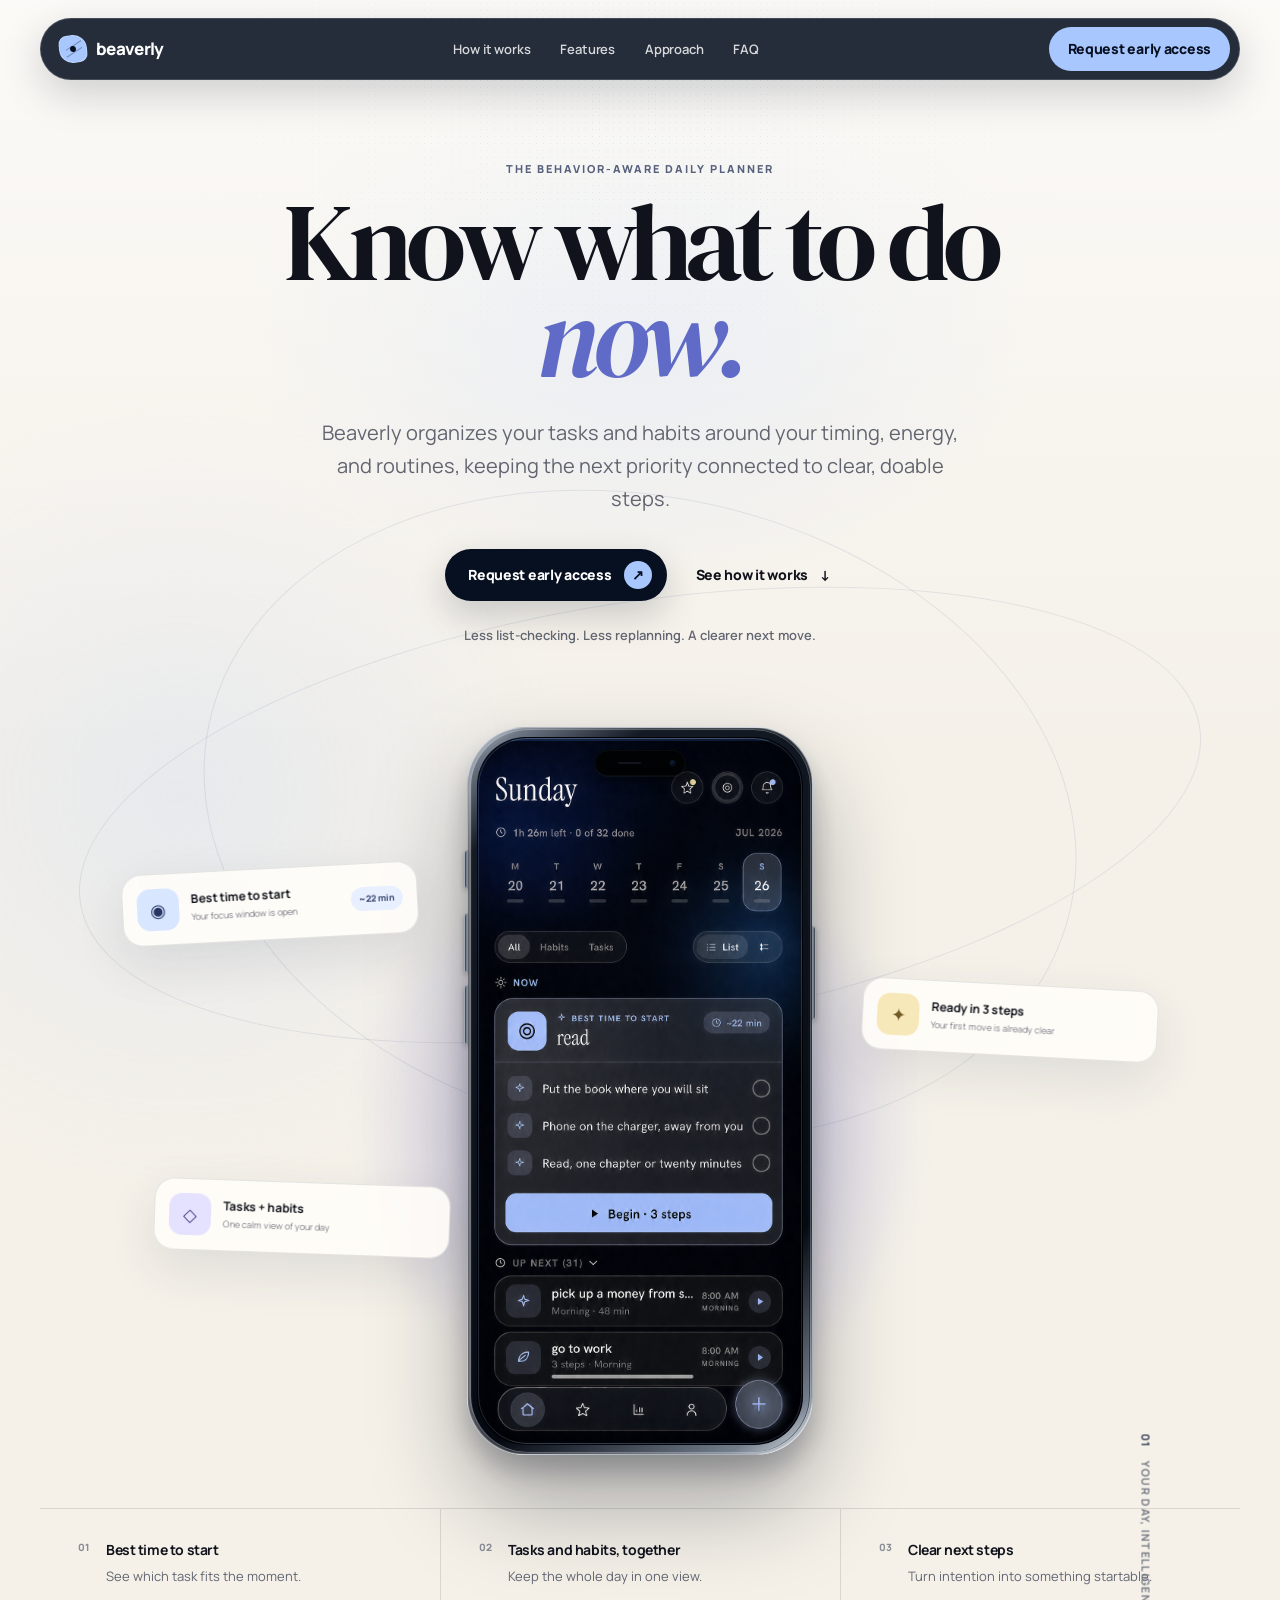
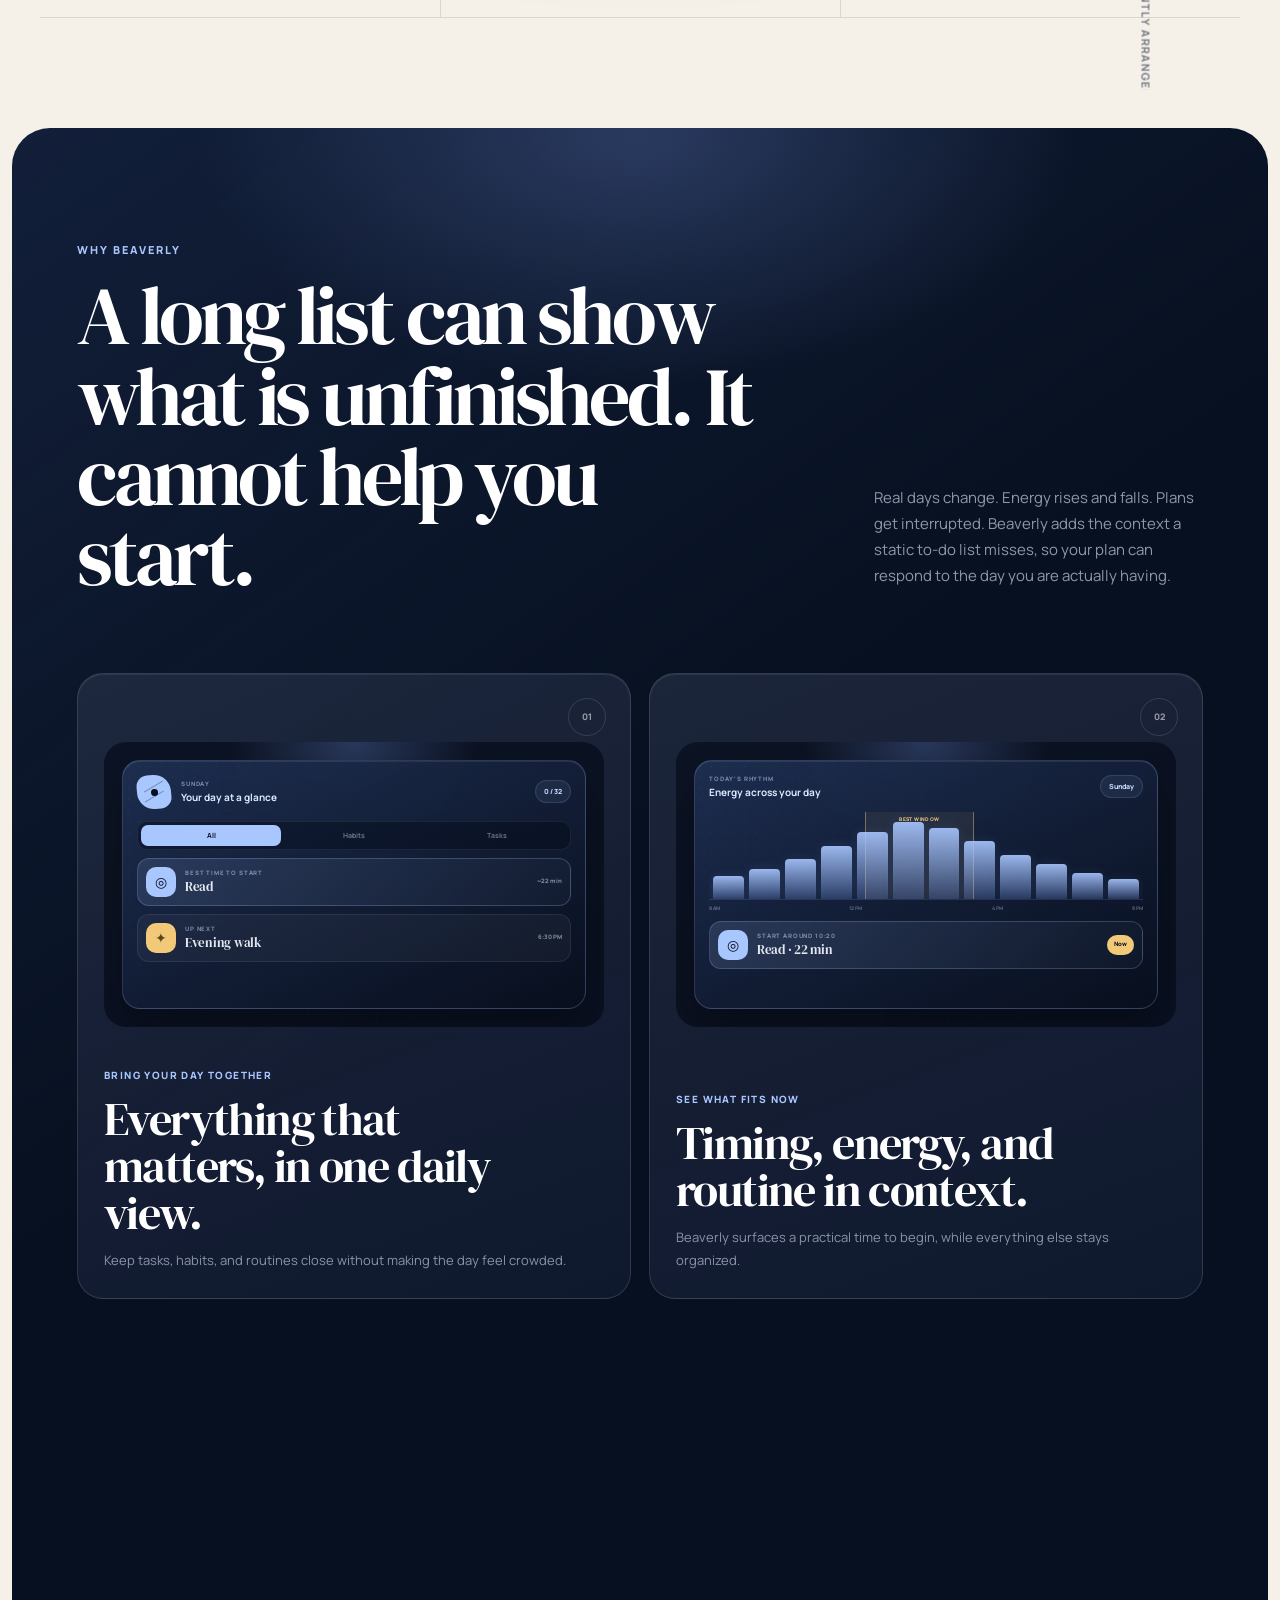
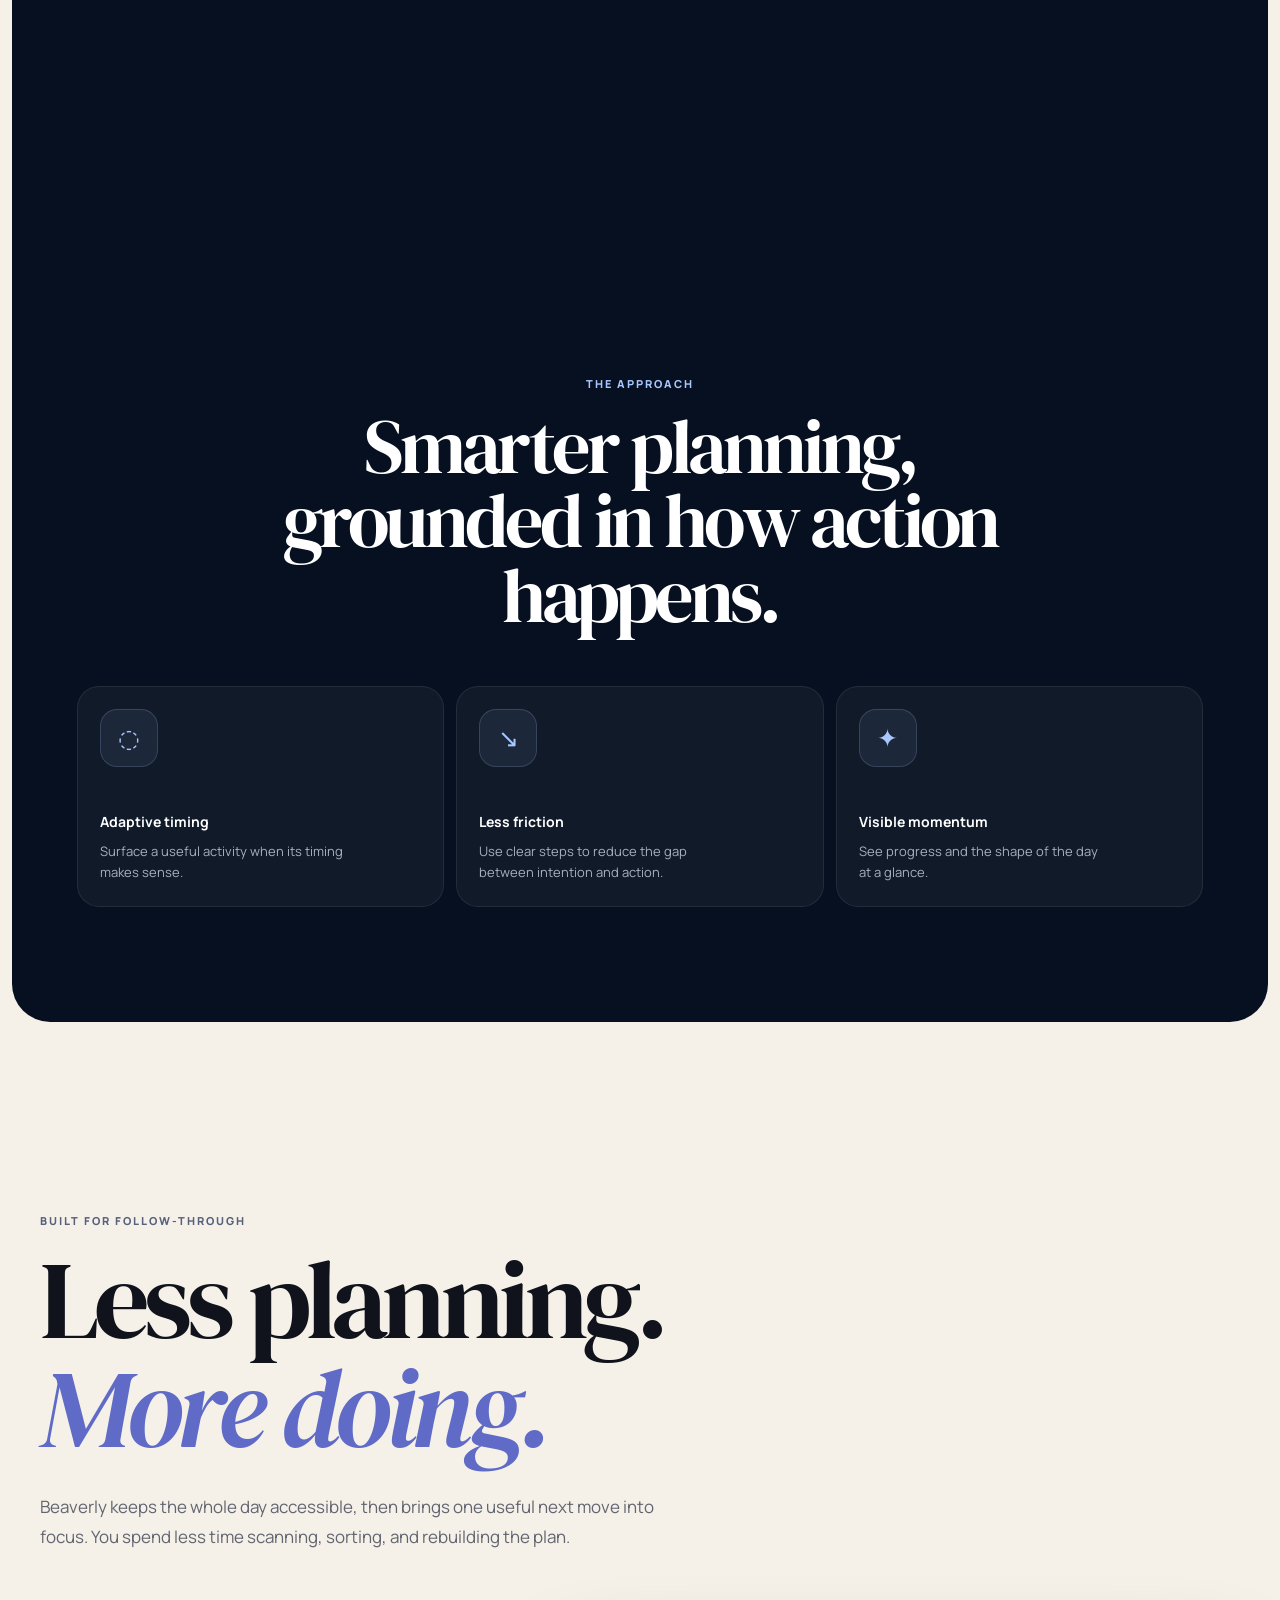
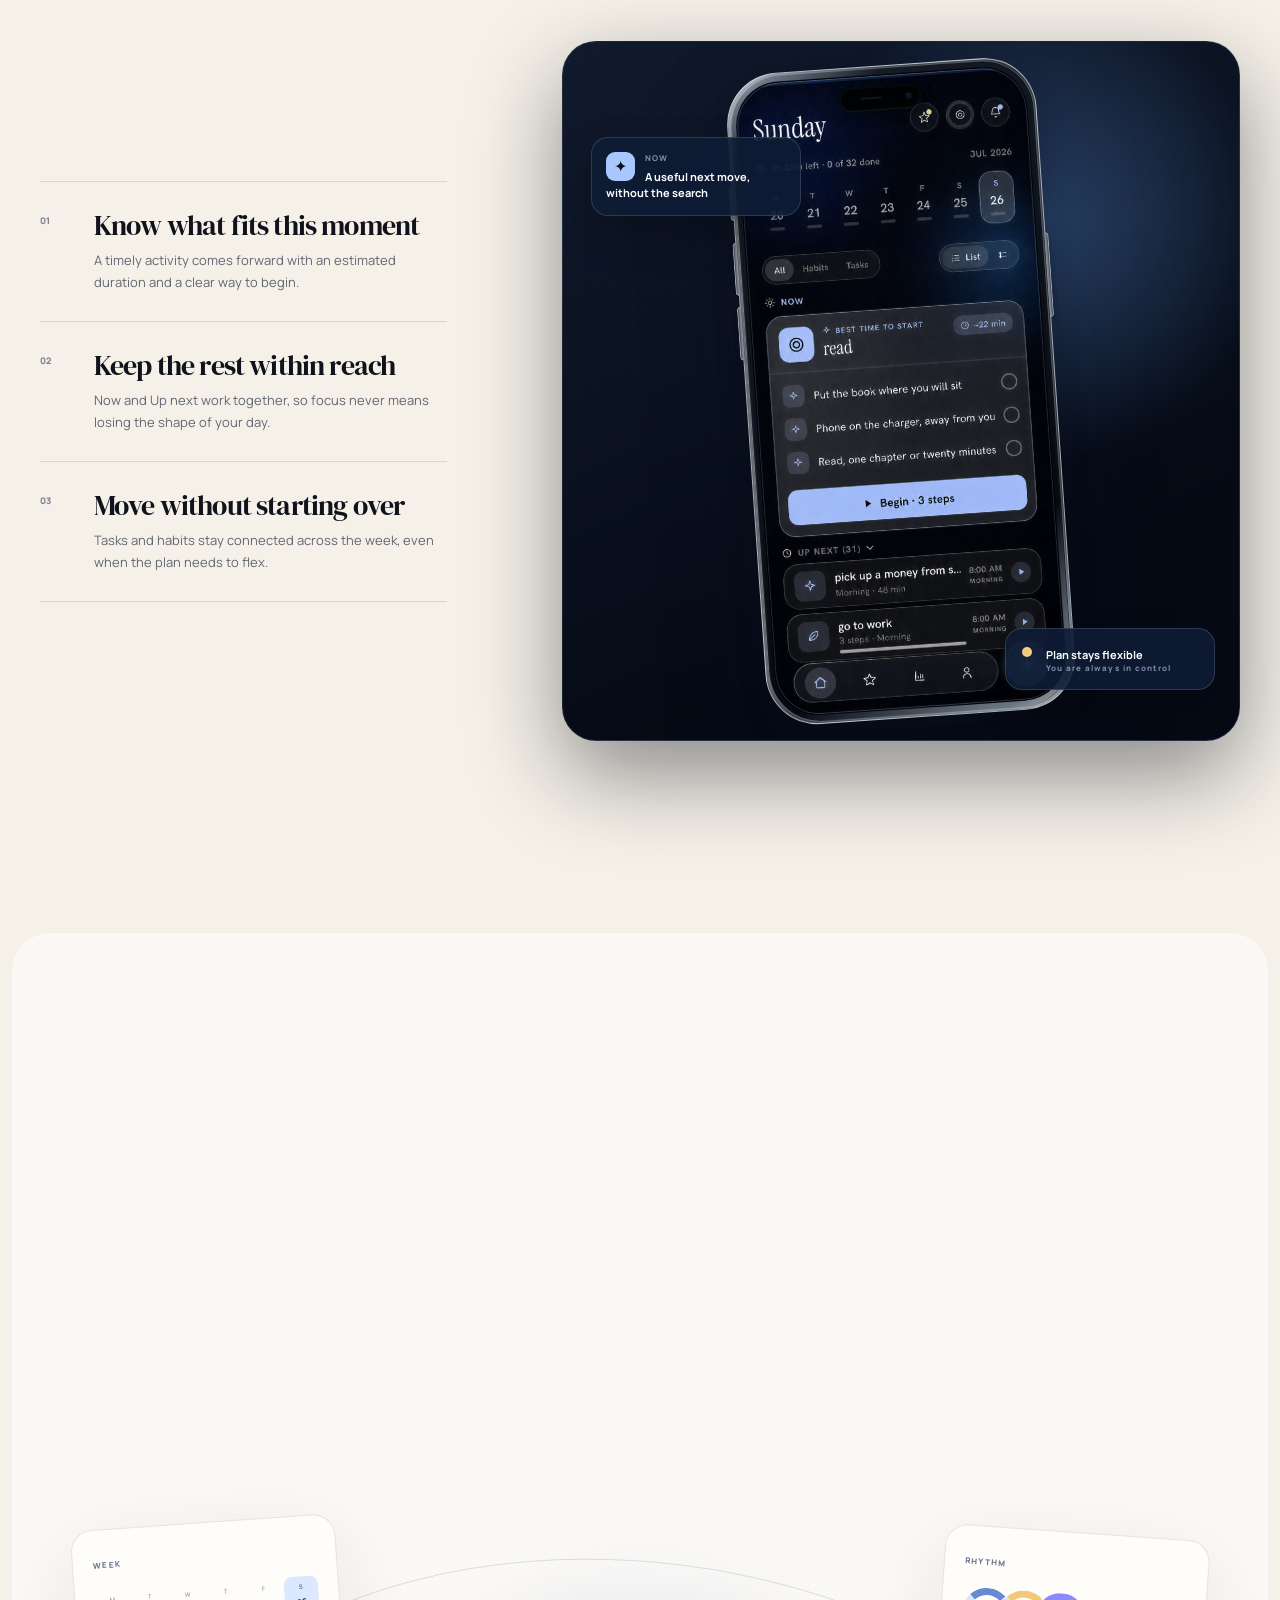
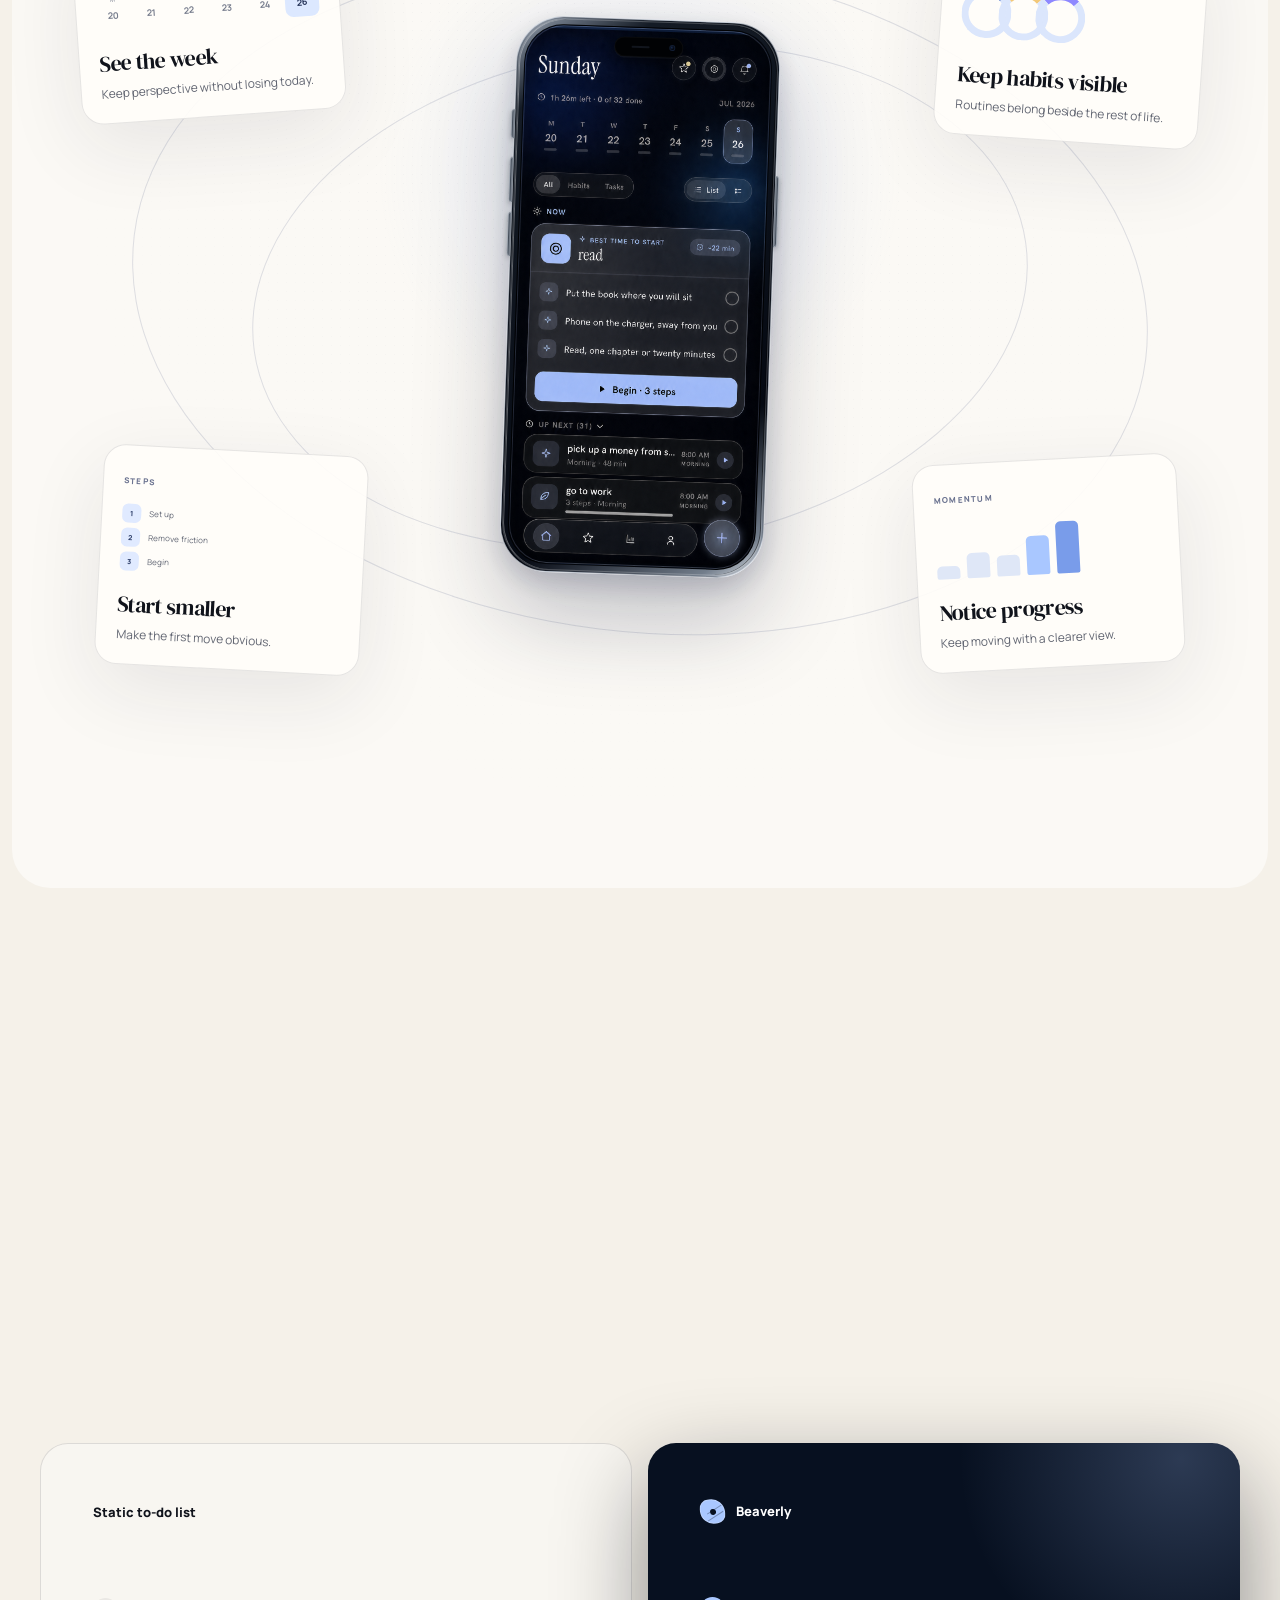
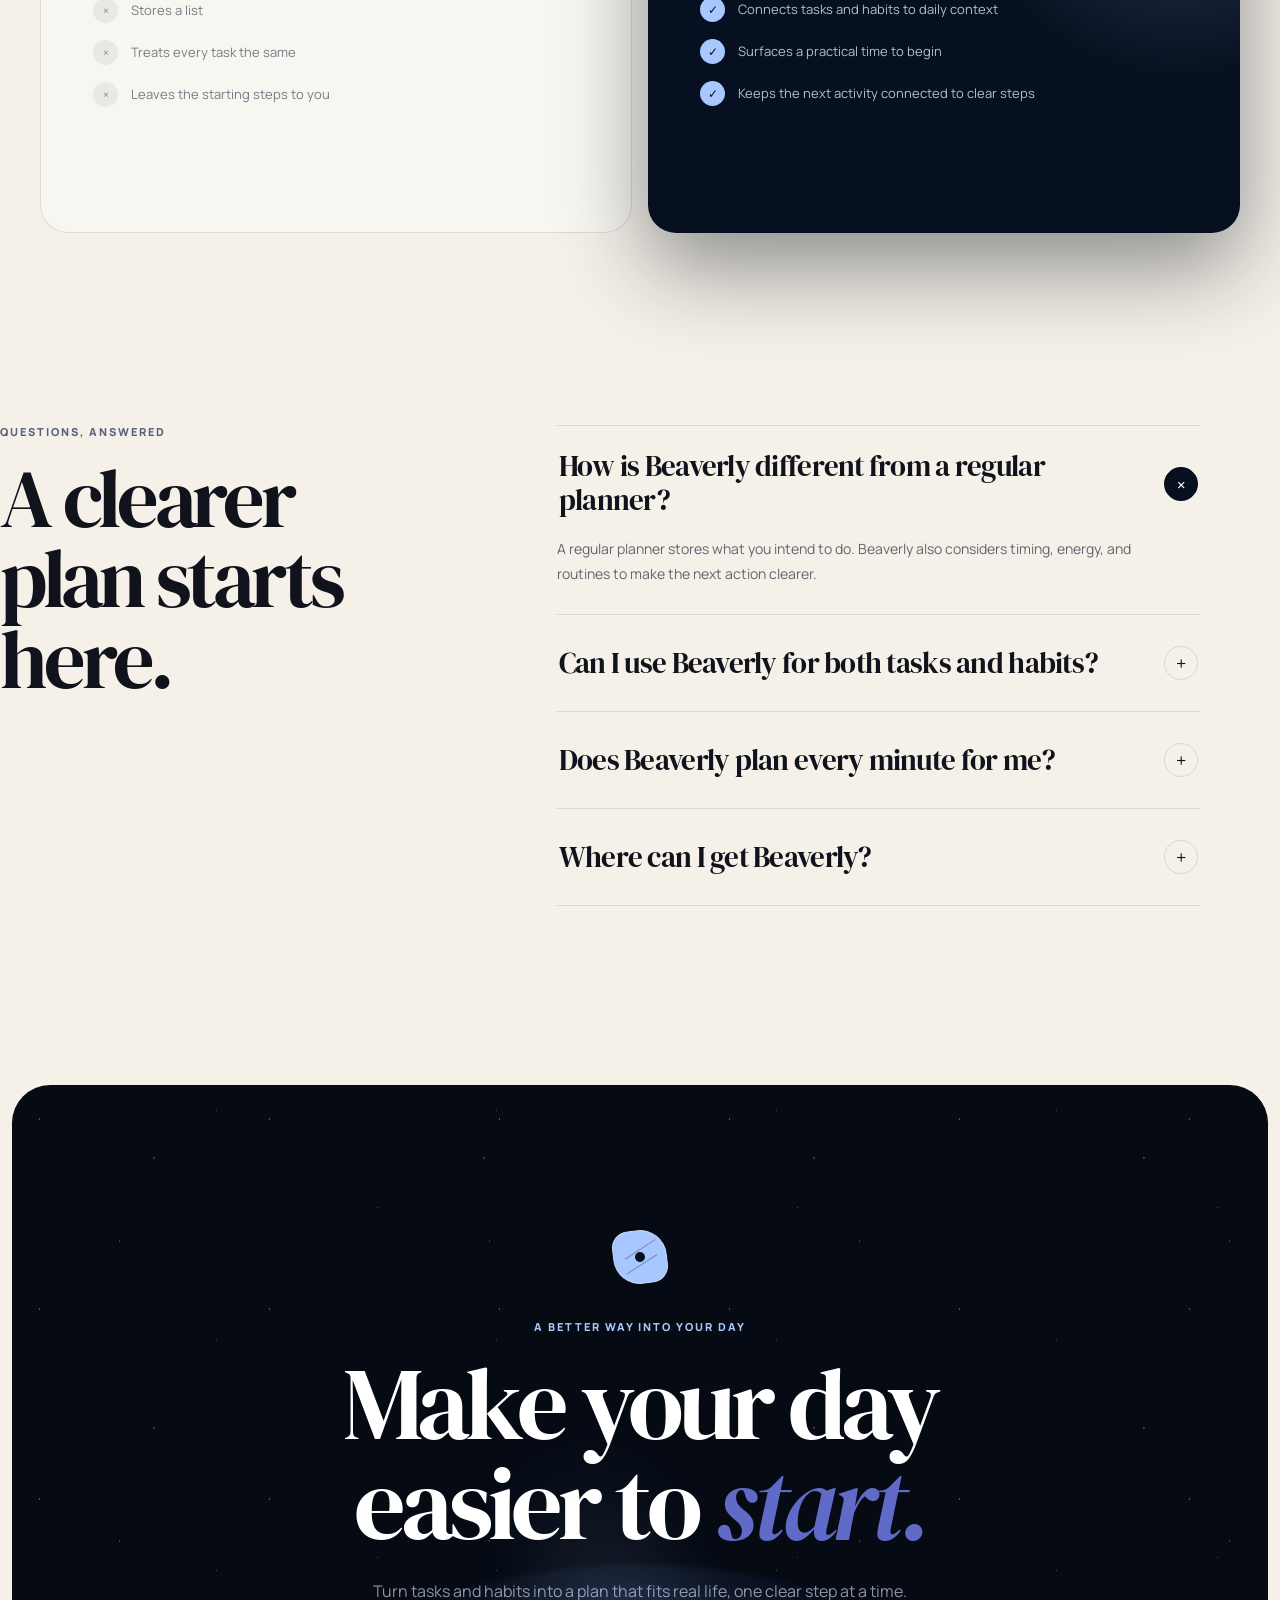
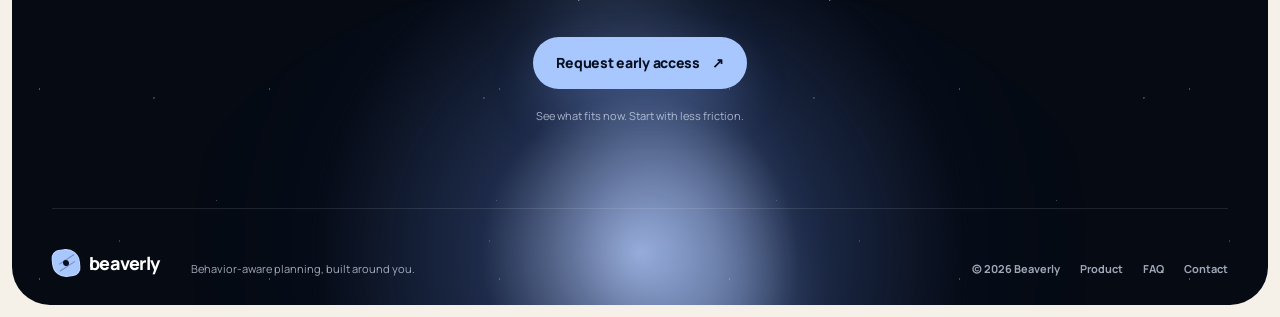
<file: beaverly/index.html>
<!doctype html>
<html lang="en">
<head>
  <meta charset="utf-8">
  <meta name="viewport" content="width=device-width, initial-scale=1">
  <meta name="theme-color" content="#071020">
  <meta name="description" content="Beaverly is a behavior-aware daily planner that helps you see what fits now and start it in clear, doable steps.">
  <meta property="og:type" content="website">
  <meta property="og:title" content="Beaverly | Know what to do now">
  <meta property="og:description" content="Bring tasks, habits, timing, and clear next steps into one calm daily plan.">
  <meta property="og:image" content="assets/og-beaverly.png">
  <meta property="og:image:width" content="1731">
  <meta property="og:image:height" content="909">
  <meta property="og:image:alt" content="Beaverly app beside the message Know what to do now.">
  <meta name="twitter:card" content="summary_large_image">
  <meta name="twitter:title" content="Beaverly | Know what to do now">
  <meta name="twitter:description" content="A behavior-aware daily planner built for real life.">
  <meta name="twitter:image" content="assets/og-beaverly.png">
  <meta name="twitter:image:alt" content="Beaverly app beside the message Know what to do now.">
  <title>Beaverly | Know what to do now</title>
  <link rel="preconnect" href="https://fonts.googleapis.com">
  <link rel="preconnect" href="https://fonts.gstatic.com" crossorigin>
  <link href="https://fonts.googleapis.com/css2?family=DM+Serif+Display:ital@0;1&family=Manrope:wght@400;500;600;700;800&display=swap" rel="stylesheet">
  <link rel="stylesheet" href="styles.css">
  <script>document.documentElement.classList.add('js');</script>
  <script src="script.js" defer></script>
</head>
<body>
  <a class="skip-link" href="#main">Skip to content</a>

  <header class="site-header" data-header>
    <nav class="nav-shell" aria-label="Primary navigation">
      <a class="brand" href="#top" aria-label="Beaverly home">
        <span class="brand-mark" aria-hidden="true">
          <span class="brand-mark__core"></span>
        </span>
        <span>beaverly</span>
      </a>

      <button class="menu-toggle" type="button" aria-label="Open navigation" aria-controls="primary-menu" aria-expanded="false" data-menu-toggle>
        <span></span>
        <span></span>
      </button>

      <div class="nav-links" id="primary-menu" data-menu>
        <a href="#how-it-works" data-menu-link>How it works</a>
        <a href="#features" data-menu-link>Features</a>
        <a href="#approach" data-menu-link>Approach</a>
        <a href="#faq" data-menu-link>FAQ</a>
        <a class="nav-mobile-cta" href="mailto:hello@beaverly.app?subject=Beaverly%20early%20access" data-menu-link>Request early access <span aria-hidden="true">↗</span></a>
      </div>

      <a class="button button--nav" href="mailto:hello@beaverly.app?subject=Beaverly%20early%20access">Request early access</a>
    </nav>
  </header>

  <main id="main">
    <section class="hero section" id="top">
      <div class="hero-atmosphere" aria-hidden="true">
        <span class="hero-orbit hero-orbit--one"></span>
        <span class="hero-orbit hero-orbit--two"></span>
      </div>

      <div class="hero-copy">
        <p class="eyebrow eyebrow--center">The behavior-aware daily planner</p>
        <h1>Know what to do <em>now.</em></h1>
        <p class="hero-lead">Beaverly organizes your tasks and habits around your timing, energy, and routines, keeping the next priority connected to clear, doable steps.</p>
        <div class="hero-actions">
          <a class="button button--primary" href="mailto:hello@beaverly.app?subject=Beaverly%20early%20access">
            <span>Request early access</span>
            <span class="button-arrow" aria-hidden="true">↗</span>
          </a>
          <a class="button button--text" href="#how-it-works">
            See how it works
            <span aria-hidden="true">↓</span>
          </a>
        </div>
        <p class="hero-note">Less list-checking. Less replanning. A clearer next move.</p>
      </div>

      <div class="hero-product" data-product-stage>
        <div class="product-halo" aria-hidden="true"></div>

        <div class="insight-card insight-card--left insight-card--timing" data-float-card>
          <span class="insight-icon insight-icon--blue" aria-hidden="true">◉</span>
          <span>
            <strong>Best time to start</strong>
            <small>Your focus window is open</small>
          </span>
          <span class="insight-time">~22 min</span>
        </div>

        <div class="insight-card insight-card--right insight-card--steps" data-float-card>
          <span class="insight-icon insight-icon--gold" aria-hidden="true">✦</span>
          <span>
            <strong>Ready in 3 steps</strong>
            <small>Your first move is already clear</small>
          </span>
        </div>

        <div class="insight-card insight-card--left insight-card--rhythm" data-float-card>
          <span class="insight-icon insight-icon--violet" aria-hidden="true">◇</span>
          <span>
            <strong>Tasks + habits</strong>
            <small>One calm view of your day</small>
          </span>
        </div>

        <div class="phone-wrap" data-phone-wrap>
          <div class="phone-shell">
            <span class="iphone-key iphone-key--action" aria-hidden="true"></span>
            <span class="iphone-key iphone-key--volume-up" aria-hidden="true"></span>
            <span class="iphone-key iphone-key--volume-down" aria-hidden="true"></span>
            <span class="iphone-key iphone-key--power" aria-hidden="true"></span>
            <div class="phone-screen">
              <span class="dynamic-island" aria-hidden="true"><span></span></span>
              <div class="phone-content">
                <img src="assets/beaverly-app-v4.png" width="853" height="1844" fetchpriority="high" decoding="async" alt="Beaverly app showing a Sunday plan, a recommended reading routine, and clear steps to begin">
              </div>
            </div>
          </div>
        </div>

        <p class="product-caption"><span>01</span> Your day, intelligently arranged</p>
      </div>

      <div class="proof-strip" role="list" aria-label="Beaverly product highlights">
        <article role="listitem">
          <span class="proof-number">01</span>
          <div>
            <h2>Best time to start</h2>
            <p>See which task fits the moment.</p>
          </div>
        </article>
        <article role="listitem">
          <span class="proof-number">02</span>
          <div>
            <h2>Tasks and habits, together</h2>
            <p>Keep the whole day in one view.</p>
          </div>
        </article>
        <article role="listitem">
          <span class="proof-number">03</span>
          <div>
            <h2>Clear next steps</h2>
            <p>Turn intention into something startable.</p>
          </div>
        </article>
      </div>
    </section>

    <section class="dark-chapter section" id="how-it-works">
      <div class="chapter-glow" aria-hidden="true"></div>
      <div class="section-heading section-heading--dark reveal">
        <div>
          <p class="eyebrow eyebrow--light">Why Beaverly</p>
          <h2>A long list can show what is unfinished. It cannot help you start.</h2>
        </div>
        <p>Real days change. Energy rises and falls. Plans get interrupted. Beaverly adds the context a static to-do list misses, so your plan can respond to the day you are actually having.</p>
      </div>

      <div class="how-grid">
        <article class="how-card reveal" style="--reveal-delay: 0ms">
          <span class="step-index">01</span>
          <div class="how-visual how-visual--day" aria-hidden="true">
            <div class="day-preview">
              <div class="day-preview__top">
                <span class="day-preview__mark"><span></span></span>
                <span class="day-preview__title">
                  <small>SUNDAY</small>
                  <strong>Your day at a glance</strong>
                </span>
                <span class="day-preview__progress">0 / 32</span>
              </div>
              <div class="day-preview__tabs">
                <span class="is-active">All</span>
                <span>Habits</span>
                <span>Tasks</span>
              </div>
              <div class="day-preview__item is-primary">
                <span class="day-item__icon">◎</span>
                <span class="day-item__copy">
                  <small>BEST TIME TO START</small>
                  <strong>Read</strong>
                </span>
                <span class="day-item__time">~22 min</span>
              </div>
              <div class="day-preview__item">
                <span class="day-item__icon day-item__icon--habit">✦</span>
                <span class="day-item__copy">
                  <small>UP NEXT</small>
                  <strong>Evening walk</strong>
                </span>
                <span class="day-item__time">6:30 PM</span>
              </div>
            </div>
          </div>
          <div>
            <p class="card-kicker">Bring your day together</p>
            <h3>Everything that matters, in one daily view.</h3>
            <p>Keep tasks, habits, and routines close without making the day feel crowded.</p>
          </div>
        </article>

        <article class="how-card reveal" style="--reveal-delay: 80ms">
          <span class="step-index">02</span>
          <div class="how-visual how-visual--window" aria-hidden="true">
            <div class="window-preview">
              <div class="window-preview__top">
                <span>
                  <small>TODAY'S RHYTHM</small>
                  <strong>Energy across your day</strong>
                </span>
                <span class="window-preview__day">Sunday</span>
              </div>
              <div class="energy-chart">
                <div class="energy-bars">
                  <span style="--bar: 28%"></span>
                  <span style="--bar: 36%"></span>
                  <span style="--bar: 48%"></span>
                  <span style="--bar: 64%"></span>
                  <span style="--bar: 82%"></span>
                  <span style="--bar: 94%"></span>
                  <span style="--bar: 87%"></span>
                  <span style="--bar: 70%"></span>
                  <span style="--bar: 54%"></span>
                  <span style="--bar: 43%"></span>
                  <span style="--bar: 32%"></span>
                  <span style="--bar: 24%"></span>
                </div>
                <span class="focus-band"><small>BEST WINDOW</small></span>
              </div>
              <div class="energy-labels"><span>8 AM</span><span>12 PM</span><span>4 PM</span><span>8 PM</span></div>
              <div class="window-suggestion">
                <span class="window-suggestion__icon">◎</span>
                <span><small>START AROUND 10:20</small><strong>Read · 22 min</strong></span>
                <span class="window-suggestion__status">Now</span>
              </div>
            </div>
          </div>
          <div>
            <p class="card-kicker">See what fits now</p>
            <h3>Timing, energy, and routine in context.</h3>
            <p>Beaverly surfaces a practical time to begin, while everything else stays organized.</p>
          </div>
        </article>

        <article class="how-card how-card--wide reveal" style="--reveal-delay: 160ms">
          <span class="step-index">03</span>
          <div class="step-sequence" role="group" aria-label="Example three-step reading routine">
            <div class="sequence-header">
              <span class="sequence-symbol" aria-hidden="true">◎</span>
              <div>
                <small>BEST TIME TO START</small>
                <strong>read</strong>
              </div>
              <span class="sequence-duration">~22 min</span>
            </div>
            <ol>
              <li><span aria-hidden="true">✦</span> Put the book where you will sit</li>
              <li><span aria-hidden="true">✦</span> Phone on the charger, away from you</li>
              <li><span aria-hidden="true">✦</span> Read one chapter or twenty minutes</li>
            </ol>
            <div class="sequence-action">Begin · 3 steps</div>
          </div>
          <div class="how-wide-copy">
            <p class="card-kicker">Start with less friction</p>
            <h3>Make the first move smaller.</h3>
            <p>A vague intention is hard to begin. A clear sequence gives you a real first step, a finish line, and less to figure out in the moment.</p>
          </div>
        </article>
      </div>

      <div class="science-block" id="approach">
        <div class="science-heading reveal">
          <p class="eyebrow eyebrow--light">The approach</p>
          <h2>Smarter planning, grounded in how action happens.</h2>
        </div>
        <div class="science-grid">
          <article class="science-card reveal" style="--reveal-delay: 0ms">
            <span class="science-symbol" aria-hidden="true">◌</span>
            <h3>Adaptive timing</h3>
            <p>Surface a useful activity when its timing makes sense.</p>
          </article>
          <article class="science-card reveal" style="--reveal-delay: 70ms">
            <span class="science-symbol" aria-hidden="true">↘</span>
            <h3>Less friction</h3>
            <p>Use clear steps to reduce the gap between intention and action.</p>
          </article>
          <article class="science-card reveal" style="--reveal-delay: 140ms">
            <span class="science-symbol" aria-hidden="true">✦</span>
            <h3>Visible momentum</h3>
            <p>See progress and the shape of the day at a glance.</p>
          </article>
        </div>
      </div>
    </section>

    <section class="product-story section" id="features">
      <div class="story-intro reveal">
        <p class="eyebrow">Built for follow-through</p>
        <h2>Less planning.<br><em>More doing.</em></h2>
        <p>Beaverly keeps the whole day accessible, then brings one useful next move into focus. You spend less time scanning, sorting, and rebuilding the plan.</p>
      </div>

      <div class="story-layout">
        <div class="story-copy">
          <article class="story-point reveal" style="--reveal-delay: 0ms">
            <span>01</span>
            <div>
              <h3>Know what fits this moment</h3>
              <p>A timely activity comes forward with an estimated duration and a clear way to begin.</p>
            </div>
          </article>
          <article class="story-point reveal" style="--reveal-delay: 70ms">
            <span>02</span>
            <div>
              <h3>Keep the rest within reach</h3>
              <p>Now and Up next work together, so focus never means losing the shape of your day.</p>
            </div>
          </article>
          <article class="story-point reveal" style="--reveal-delay: 140ms">
            <span>03</span>
            <div>
              <h3>Move without starting over</h3>
              <p>Tasks and habits stay connected across the week, even when the plan needs to flex.</p>
            </div>
          </article>
        </div>

        <div class="story-product reveal" data-tilt-card>
          <div class="story-product__surface">
            <div class="story-screen">
              <div class="phone-shell phone-shell--story">
                <span class="iphone-key iphone-key--action" aria-hidden="true"></span>
                <span class="iphone-key iphone-key--volume-up" aria-hidden="true"></span>
                <span class="iphone-key iphone-key--volume-down" aria-hidden="true"></span>
                <span class="iphone-key iphone-key--power" aria-hidden="true"></span>
                <div class="phone-screen">
                  <span class="dynamic-island" aria-hidden="true"><span></span></span>
                  <div class="phone-content">
                    <img src="assets/beaverly-app-v4.png" width="853" height="1844" loading="lazy" decoding="async" alt="Close view of Beaverly's recommended routine and begin action">
                  </div>
                </div>
              </div>
            </div>
            <aside class="story-callout story-callout--top">
              <span aria-hidden="true">✦</span>
              <small>NOW</small>
              <strong>A useful next move, without the search</strong>
            </aside>
            <aside class="story-callout story-callout--bottom">
              <span class="callout-dot" aria-hidden="true"></span>
              <strong>Plan stays flexible</strong>
              <small>You are always in control</small>
            </aside>
          </div>
        </div>
      </div>
    </section>

    <section class="day-system section">
      <div class="day-system__heading reveal">
        <p class="eyebrow eyebrow--center">One calm system</p>
        <h2>Your day, organized around <em>you.</em></h2>
        <p>Zoom out to the week. Come back to the next step. Beaverly keeps both views connected.</p>
      </div>

      <div class="orbit-showcase reveal">
        <div class="orbit-line orbit-line--one" aria-hidden="true"></div>
        <div class="orbit-line orbit-line--two" aria-hidden="true"></div>

        <article class="orbit-card orbit-card--week">
          <span class="orbit-label">WEEK</span>
          <div class="mini-week" aria-hidden="true">
            <span>M<small>20</small></span>
            <span>T<small>21</small></span>
            <span>W<small>22</small></span>
            <span>T<small>23</small></span>
            <span>F<small>24</small></span>
            <span class="is-active">S<small>26</small></span>
          </div>
          <h3>See the week</h3>
          <p>Keep perspective without losing today.</p>
        </article>

        <article class="orbit-card orbit-card--habit">
          <span class="orbit-label">RHYTHM</span>
          <div class="habit-rings" aria-hidden="true">
            <span></span><span></span><span></span>
          </div>
          <h3>Keep habits visible</h3>
          <p>Routines belong beside the rest of life.</p>
        </article>

        <div class="orbit-phone">
          <div class="phone-shell phone-shell--small">
            <span class="iphone-key iphone-key--action" aria-hidden="true"></span>
            <span class="iphone-key iphone-key--volume-up" aria-hidden="true"></span>
            <span class="iphone-key iphone-key--volume-down" aria-hidden="true"></span>
            <span class="iphone-key iphone-key--power" aria-hidden="true"></span>
            <div class="phone-screen">
              <span class="dynamic-island" aria-hidden="true"><span></span></span>
              <div class="phone-content">
                <img src="assets/beaverly-app-v4.png" width="853" height="1844" loading="lazy" decoding="async" alt="Beaverly daily planning screen">
              </div>
            </div>
          </div>
        </div>

        <article class="orbit-card orbit-card--steps">
          <span class="orbit-label">STEPS</span>
          <ul class="mini-steps">
            <li><span>1</span> Set up</li>
            <li><span>2</span> Remove friction</li>
            <li><span>3</span> Begin</li>
          </ul>
          <h3>Start smaller</h3>
          <p>Make the first move obvious.</p>
        </article>

        <article class="orbit-card orbit-card--momentum">
          <span class="orbit-label">MOMENTUM</span>
          <div class="momentum-line" aria-hidden="true">
            <span></span><span></span><span></span><span></span><span></span>
          </div>
          <h3>Notice progress</h3>
          <p>Keep moving with a clearer view.</p>
        </article>
      </div>
    </section>

    <section class="comparison section">
      <div class="comparison-heading reveal">
        <p class="eyebrow">A more useful kind of planner</p>
        <h2>A static list stops at capture. Beaverly helps with action.</h2>
      </div>
      <div class="comparison-grid reveal">
        <article class="comparison-card comparison-card--ordinary">
          <h3 class="comparison-label">Static to-do list</h3>
          <ul>
            <li><span aria-hidden="true">×</span> Stores a list</li>
            <li><span aria-hidden="true">×</span> Treats every task the same</li>
            <li><span aria-hidden="true">×</span> Leaves the starting steps to you</li>
          </ul>
        </article>
        <article class="comparison-card comparison-card--beaverly">
          <h3 class="comparison-label">
            <span class="brand-mark brand-mark--small" aria-hidden="true"><span class="brand-mark__core"></span></span>
            Beaverly
          </h3>
          <ul>
            <li><span aria-hidden="true">✓</span> Connects tasks and habits to daily context</li>
            <li><span aria-hidden="true">✓</span> Surfaces a practical time to begin</li>
            <li><span aria-hidden="true">✓</span> Keeps the next activity connected to clear steps</li>
          </ul>
        </article>
      </div>
    </section>

    <section class="faq section" id="faq">
      <div class="faq-heading reveal">
        <p class="eyebrow">Questions, answered</p>
        <h2>A clearer plan starts here.</h2>
      </div>
      <div class="faq-list">
        <details class="faq-item reveal" open>
          <summary>How is Beaverly different from a regular planner?<span aria-hidden="true">+</span></summary>
          <p>A regular planner stores what you intend to do. Beaverly also considers timing, energy, and routines to make the next action clearer.</p>
        </details>
        <details class="faq-item reveal">
          <summary>Can I use Beaverly for both tasks and habits?<span aria-hidden="true">+</span></summary>
          <p>Yes. The daily view brings tasks and habits together, while filters let you focus on either one.</p>
        </details>
        <details class="faq-item reveal">
          <summary>Does Beaverly plan every minute for me?<span aria-hidden="true">+</span></summary>
          <p>No. Beaverly is designed to make useful suggestions and keep the day flexible. You stay in control of what you start and when.</p>
        </details>
        <details class="faq-item reveal">
          <summary>Where can I get Beaverly?<span aria-hidden="true">+</span></summary>
          <p>Use the early access link below to contact the Beaverly team and request an invite.</p>
        </details>
      </div>
    </section>

    <section class="finale section" id="early-access">
      <div class="finale-stars" aria-hidden="true"></div>
      <div class="finale-light" aria-hidden="true"></div>
      <div class="finale-content reveal">
        <span class="finale-mark" aria-hidden="true">
          <span class="brand-mark brand-mark--large"><span class="brand-mark__core"></span></span>
        </span>
        <p class="eyebrow eyebrow--light">A better way into your day</p>
        <h2>Make your day easier to <em>start.</em></h2>
        <p>Turn tasks and habits into a plan that fits real life, one clear step at a time.</p>
        <!-- Replace this inbox if Beaverly uses a different early-access address. -->
        <a class="button button--final" href="mailto:hello@beaverly.app?subject=Beaverly%20early%20access">
          Request early access
          <span aria-hidden="true">↗</span>
        </a>
        <small>See what fits now. Start with less friction.</small>
      </div>

      <footer class="site-footer">
        <a class="brand brand--footer" href="#top">
          <span class="brand-mark" aria-hidden="true"><span class="brand-mark__core"></span></span>
          <span>beaverly</span>
        </a>
        <p>Behavior-aware planning, built around you.</p>
        <div class="footer-meta">
          <span>© <span data-year>2026</span> Beaverly</span>
          <a href="#features">Product</a>
          <a href="#faq">FAQ</a>
          <a href="mailto:hello@beaverly.app">Contact</a>
        </div>
      </footer>
    </section>
  </main>
</body>
</html>
</file>
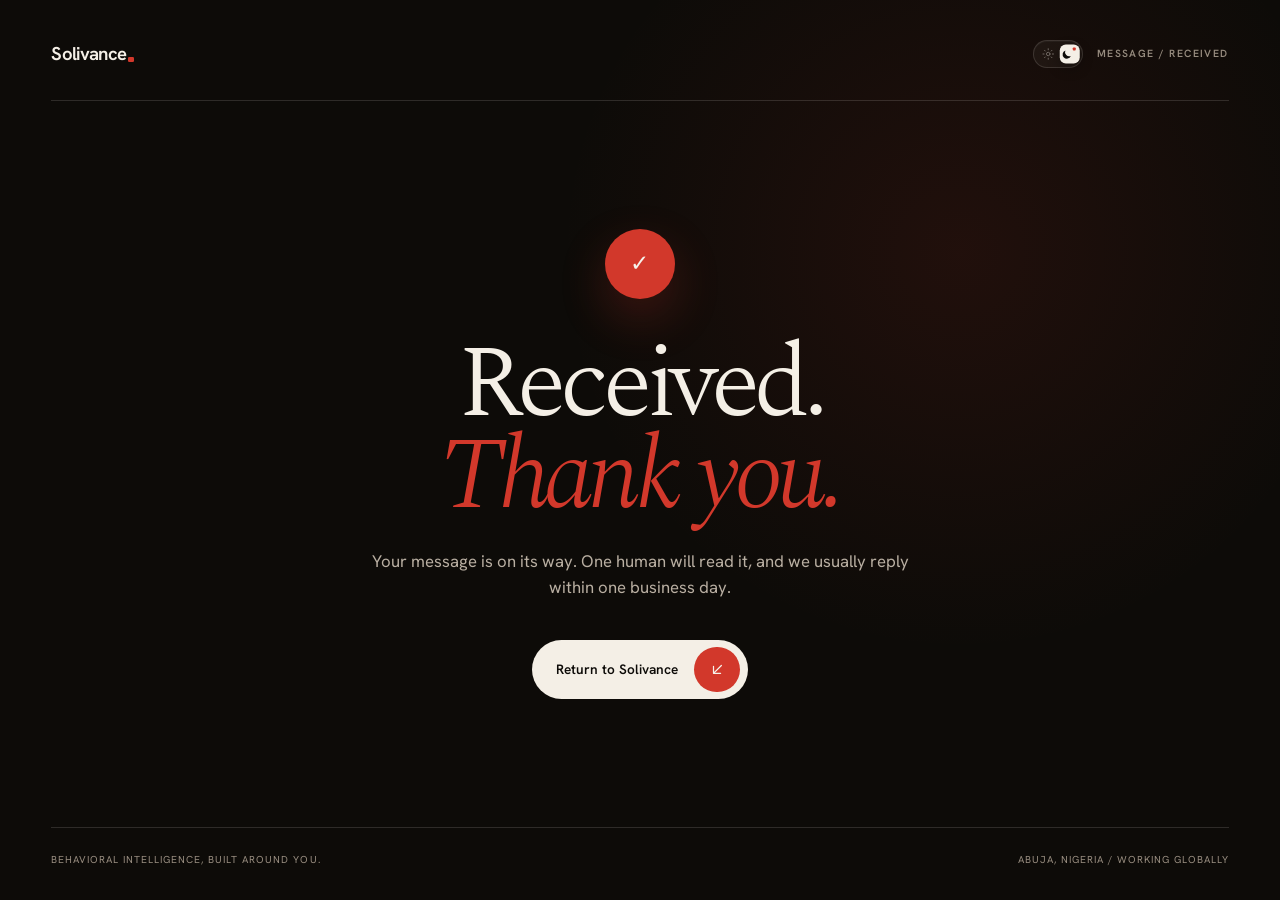
<file: success.html>
<!DOCTYPE html>
<html lang="en" data-theme="dark">
<head>
  <meta charset="UTF-8" />
  <meta name="viewport" content="width=device-width, initial-scale=1.0" />
  <meta name="theme-color" content="#0D0B08" />
  <meta name="color-scheme" content="dark light" />
  <script>
    (() => {
      const key = "solivance-theme";
      let theme = "dark";
      try {
        const saved = window.localStorage.getItem(key);
        theme = saved === "light" || saved === "dark"
          ? saved
          : "dark";
      } catch {}
      document.documentElement.dataset.theme = theme;
      document.documentElement.style.colorScheme = theme;
      document.querySelector('meta[name="theme-color"]')?.setAttribute(
        "content",
        theme === "dark" ? "#0D0B08" : "#F6F2EB"
      );
    })();
  </script>
  <title>Message received | Solivance Technologies</title>
  <link rel="preconnect" href="https://fonts.googleapis.com" />
  <link rel="preconnect" href="https://fonts.gstatic.com" crossorigin />
  <link href="https://fonts.googleapis.com/css2?family=Hanken+Grotesk:wght@300;400;500;600;700&family=Spectral:ital,wght@0,300;0,400;1,300;1,400&display=swap" rel="stylesheet" />
  <link rel="stylesheet" href="styles.css?v=16" />
  <link rel="icon" href="data:image/svg+xml,<svg xmlns='http://www.w3.org/2000/svg' viewBox='0 0 100 100'><rect width='100' height='100' rx='22' fill='%2312100C'/><rect x='26' y='25' width='15' height='50' rx='7.5' fill='%23F6F2EB'/><rect x='58' y='25' width='15' height='50' rx='7.5' fill='%23D2382B'/></svg>" />
  <style>
    .success-page {
      min-height: 100svh;
      display: grid;
      grid-template-rows: auto 1fr auto;
      padding: 2rem var(--page-pad);
      background:
        radial-gradient(circle at 75% 28%, rgba(210, 56, 43, 0.1), transparent 25rem),
        var(--theme-bg);
    }

    .success-header {
      display: flex;
      justify-content: space-between;
      align-items: center;
      padding-bottom: 1.5rem;
      border-bottom: 1px solid var(--theme-line);
    }

    .success-header-actions {
      display: flex;
      align-items: center;
      gap: 0.75rem;
    }

    .success-index {
      color: var(--theme-subtle);
      font-size: 0.65rem;
      font-weight: 600;
      letter-spacing: 0.14em;
      text-transform: uppercase;
    }

    .success-main {
      display: grid;
      place-items: center;
      padding: 5rem 0;
    }

    .success-card {
      width: min(46rem, 100%);
      text-align: center;
    }

    .success-mark {
      display: grid;
      place-items: center;
      width: 4.4rem;
      height: 4.4rem;
      margin: 0 auto 2.5rem;
      border-radius: 50%;
      color: var(--paper);
      background: var(--red);
      font-size: 1.45rem;
      box-shadow: 0 1.2rem 3rem rgba(210, 56, 43, 0.23);
    }

    .success-card h1 {
      margin-bottom: 1.5rem;
      font-family: var(--serif);
      font-size: clamp(3.5rem, 8vw, 7.2rem);
      font-weight: 300;
      letter-spacing: -0.06em;
      line-height: 0.9;
    }

    .success-card h1 em {
      color: var(--red);
      font-weight: 300;
    }

    .success-card p {
      max-width: 34rem;
      margin: 0 auto 2.5rem;
      color: var(--theme-muted);
      font-size: 1.05rem;
    }

    .success-footer {
      display: flex;
      justify-content: space-between;
      padding-top: 1.5rem;
      border-top: 1px solid var(--theme-line);
      color: var(--theme-subtle);
      font-size: 0.63rem;
      letter-spacing: 0.1em;
      text-transform: uppercase;
    }

    @media (max-width: 560px) {
      .success-page { padding-top: 1.25rem; padding-bottom: 1.25rem; }
      .success-index { display: none; }
      .success-footer { gap: 1rem; flex-direction: column; }
    }
  </style>
</head>
<body>
  <div class="success-page">
    <header class="success-header">
      <a class="brand" href="/" aria-label="Solivance home">
        <span class="brand-name">Solivance</span><span class="brand-stop" aria-hidden="true"></span>
      </a>
      <div class="success-header-actions">
        <button
          class="theme-toggle"
          id="themeToggle"
          type="button"
          role="switch"
          aria-label="Dark mode"
          aria-checked="false"
          data-theme-tooltip="Switch to dark mode"
        >
          <span class="theme-toggle-track" aria-hidden="true">
            <span class="theme-toggle-thumb"><i></i></span>
            <svg class="theme-toggle-sun" viewBox="0 0 16 16" role="presentation">
              <circle cx="8" cy="8" r="2.25"></circle>
              <path d="M8 1.25v1.4M8 13.35v1.4M1.25 8h1.4M13.35 8h1.4M3.23 3.23l.99.99M11.78 11.78l.99.99M12.77 3.23l-.99.99M4.22 11.78l-.99.99"></path>
            </svg>
            <svg class="theme-toggle-moon" viewBox="0 0 16 16" role="presentation">
              <path d="M12.6 10.45A5.4 5.4 0 0 1 5.55 3.4a5.45 5.45 0 1 0 7.05 7.05Z"></path>
            </svg>
          </span>
        </button>
        <span class="success-index">Message / received</span>
      </div>
    </header>

    <main class="success-main">
      <div class="success-card">
        <div class="success-mark" aria-hidden="true">✓</div>
        <h1>Received.<br /><em>Thank you.</em></h1>
        <p>
          Your message is on its way. One human will read it, and we usually
          reply within one business day.
        </p>
        <a class="button button-primary" href="/">
          <span class="button-label">Return to Solivance</span>
          <span class="button-arrow button-arrow-back" aria-hidden="true">
            <svg viewBox="0 0 24 24" role="presentation">
              <path d="M17 7 7 17M7 8v9h9" />
            </svg>
          </span>
        </a>
      </div>
    </main>

    <footer class="success-footer">
      <span>Behavioral intelligence, built around you.</span>
      <span>Abuja, Nigeria / Working globally</span>
    </footer>
  </div>
  <script src="script.js?v=16"></script>
</body>
</html>
</file>
<file: styles.css>
:root {
  --red: #d2382b;
  --red-bright: #e44335;
  --oxblood: #7a1d15;
  --ink: #12100c;
  --ink-soft: #4a443c;
  --stone: #8a8072;
  --sand: #ece5d9;
  --paper: #f6f2eb;
  --white: #fffdf8;
  --hairline: rgba(18, 16, 12, 0.14);
  --hairline-light: rgba(246, 242, 235, 0.16);
  --theme-bg: var(--paper);
  --theme-fg: var(--ink);
  --theme-muted: var(--ink-soft);
  --theme-subtle: var(--stone);
  --theme-surface: rgba(255, 253, 248, 0.5);
  --theme-surface-strong: var(--white);
  --theme-line: var(--hairline);
  --theme-nav: rgba(246, 242, 235, 0.97);
  --theme-grid: rgba(18, 16, 12, 0.022);
  --theme-orbit: rgba(18, 16, 12, 0.055);
  --theme-shadow: rgba(61, 42, 25, 0.08);
  --theme-placeholder: rgba(74, 68, 60, 0.75);
  --serif: "Spectral", Georgia, "Times New Roman", serif;
  --sans: "Hanken Grotesk", "Helvetica Neue", Arial, sans-serif;
  --page-pad: clamp(1.25rem, 4vw, 4.5rem);
  --nav-height: 5.5rem;
  --ease-out: cubic-bezier(0.2, 0.75, 0.2, 1);
  --ease-spring: cubic-bezier(0.16, 1, 0.3, 1);
}

html[data-theme="dark"] {
  color-scheme: dark;
  --theme-bg: #0d0b08;
  --theme-fg: #f4efe6;
  --theme-muted: #b9afa2;
  --theme-subtle: #978c7f;
  --theme-surface: rgba(29, 25, 20, 0.74);
  --theme-surface-strong: #1b1712;
  --theme-line: rgba(246, 242, 235, 0.14);
  --theme-nav: rgba(13, 11, 8, 0.97);
  --theme-grid: rgba(246, 242, 235, 0.032);
  --theme-orbit: rgba(246, 242, 235, 0.07);
  --theme-shadow: rgba(0, 0, 0, 0.32);
  --theme-placeholder: rgba(185, 175, 162, 0.7);
}

* {
  box-sizing: border-box;
}

html {
  scroll-behavior: smooth;
  scroll-padding-top: calc(var(--nav-height) + 1rem);
  background: var(--theme-bg);
}

body {
  margin: 0;
  color: var(--theme-fg);
  background:
    radial-gradient(circle at 10% -20%, rgba(210, 56, 43, 0.045), transparent 34rem),
    var(--theme-bg);
  font-family: var(--sans);
  font-size: 1rem;
  font-weight: 400;
  line-height: 1.55;
  text-rendering: optimizeLegibility;
  -webkit-font-smoothing: antialiased;
  overflow-x: clip;
}

body.menu-open {
  overflow: hidden;
}

::selection {
  color: var(--paper);
  background: var(--red);
}

a {
  color: inherit;
  text-decoration: none;
}

button,
input,
select,
textarea {
  color: inherit;
  font: inherit;
}

button,
select {
  cursor: pointer;
}

img,
svg,
canvas {
  display: block;
  max-width: 100%;
}

h1,
h2,
h3,
p {
  margin-top: 0;
}

.skip-link {
  position: fixed;
  z-index: 1000;
  top: 0.75rem;
  left: 0.75rem;
  padding: 0.7rem 1rem;
  color: var(--theme-bg);
  background: var(--theme-fg);
  transform: translateY(-150%);
  transition: transform 180ms ease;
}

.skip-link:focus {
  transform: translateY(0);
}

.scroll-progress {
  position: fixed;
  z-index: 1000;
  inset: 0 0 auto;
  height: 3px;
  background: transparent;
  pointer-events: none;
}

.scroll-progress span {
  display: block;
  width: 100%;
  height: 100%;
  background: var(--red);
  transform: scaleX(0);
  transform-origin: left center;
  will-change: transform;
}

.site-nav {
  position: fixed;
  z-index: 100;
  top: 0;
  left: 0;
  display: grid;
  grid-template-columns: 1fr auto 1fr;
  align-items: center;
  width: 100%;
  height: var(--nav-height);
  padding: 0 var(--page-pad);
  border-bottom: 1px solid transparent;
  transition:
    background-color 220ms ease,
    border-color 220ms ease,
    box-shadow 220ms ease;
}

.site-nav.is-scrolled {
  border-color: var(--theme-line);
  background: var(--theme-nav);
  box-shadow: 0 0.65rem 1.8rem var(--theme-shadow);
}

.brand {
  display: inline-flex;
  align-items: flex-end;
  width: max-content;
  font-size: 1.16rem;
  font-weight: 650;
  letter-spacing: -0.035em;
  line-height: 1;
}

.brand-stop {
  width: 0.34rem;
  height: 0.34rem;
  margin: 0 0 0.05rem 0.12rem;
  background: var(--red);
  border-radius: 0.08rem;
  transform-origin: center;
  transition: transform 300ms var(--ease-spring);
}

.brand:hover .brand-stop,
.brand:focus-visible .brand-stop {
  transform: rotate(45deg) scale(1.18);
}

.nav-links {
  display: flex;
  align-items: center;
  gap: clamp(1.25rem, 2.8vw, 2.75rem);
}

.nav-links a {
  position: relative;
  color: var(--theme-muted);
  font-size: 0.82rem;
  font-weight: 500;
}

.nav-links a::after {
  content: "";
  position: absolute;
  right: 0;
  bottom: -0.42rem;
  left: 0;
  height: 1px;
  background: var(--red);
  transform: scaleX(0);
  transform-origin: right;
  transition: transform 300ms var(--ease-out);
}

.nav-links a:hover::after,
.nav-links a:focus-visible::after,
.nav-links a.is-active::after {
  transform: scaleX(1);
  transform-origin: left;
}

.nav-actions {
  justify-self: end;
  display: flex;
  align-items: center;
  gap: 0.5rem;
}

.nav-contact {
  display: inline-flex;
  align-items: center;
  gap: 0.55rem;
  padding: 0.7rem 1rem;
  border: 1px solid var(--theme-line);
  border-radius: 999px;
  font-size: 0.8rem;
  font-weight: 550;
  transition:
    color 250ms ease,
    background-color 250ms ease,
    border-color 250ms ease;
}

.nav-contact span {
  color: var(--red);
  transition: transform 300ms var(--ease-spring);
}

.nav-contact:hover,
.nav-contact:focus-visible {
  color: var(--theme-bg);
  border-color: var(--theme-fg);
  background: var(--theme-fg);
}

.nav-contact:hover span,
.nav-contact:focus-visible span {
  transform: translate(0.15rem, -0.15rem);
}

.theme-toggle {
  position: relative;
  z-index: 4;
  display: grid;
  flex: 0 0 auto;
  place-items: center;
  width: 3.35rem;
  height: 2.75rem;
  padding: 0;
  border: 0;
  color: var(--theme-fg);
  background: transparent;
  -webkit-tap-highlight-color: transparent;
}

.theme-toggle-track {
  position: relative;
  display: block;
  width: 3.1rem;
  height: 1.8rem;
  border: 1px solid var(--theme-line);
  border-radius: 999px;
  background: color-mix(in srgb, var(--theme-fg) 4%, transparent);
  box-shadow: inset 0 1px rgba(255, 255, 255, 0.035);
  transition:
    border-color 260ms ease,
    background-color 260ms ease,
    box-shadow 260ms ease;
}

.theme-toggle-thumb {
  position: absolute;
  z-index: 1;
  top: 50%;
  left: 0.27rem;
  width: 1.2rem;
  height: 1.2rem;
  border-radius: 0.38rem;
  background: var(--theme-fg);
  box-shadow: 0 0.28rem 0.8rem var(--theme-shadow);
  transform: translateY(-50%);
  transition:
    background-color 260ms ease,
    box-shadow 260ms ease,
    transform 320ms cubic-bezier(0.22, 1, 0.36, 1);
}

.theme-toggle-thumb i {
  position: absolute;
  top: 0.2rem;
  right: 0.2rem;
  width: 0.2rem;
  height: 0.2rem;
  border-radius: 0.055rem;
  background: var(--red);
}

.theme-toggle svg {
  position: absolute;
  z-index: 2;
  top: 50%;
  width: 0.78rem;
  height: 0.78rem;
  color: var(--theme-fg);
  overflow: visible;
  transform: translateY(-50%);
  transition:
    color 260ms ease,
    opacity 260ms ease;
}

.theme-toggle-sun {
  left: 0.48rem;
  color: var(--theme-bg) !important;
  opacity: 1;
  fill: none;
  stroke: currentColor;
  stroke-linecap: round;
  stroke-width: 1.15;
}

.theme-toggle-moon {
  right: 0.48rem;
  opacity: 0.42;
  fill: currentColor;
  stroke: none;
}

.theme-toggle::after {
  content: attr(data-theme-tooltip);
  position: absolute;
  top: calc(100% + 0.38rem);
  left: 50%;
  width: max-content;
  padding: 0.38rem 0.52rem;
  border: 1px solid var(--theme-line);
  border-radius: 0.32rem;
  color: var(--theme-fg);
  background: var(--theme-surface-strong);
  box-shadow: 0 0.8rem 1.7rem var(--theme-shadow);
  font-size: 0.58rem;
  font-weight: 600;
  letter-spacing: 0.035em;
  line-height: 1;
  opacity: 0;
  pointer-events: none;
  transform: translate(-50%, -0.22rem);
  transition:
    opacity 180ms ease,
    transform 240ms var(--ease-spring);
}

.theme-toggle:hover::after,
.theme-toggle:focus-visible::after {
  opacity: 1;
  transform: translate(-50%, 0);
}

.theme-toggle:hover .theme-toggle-track {
  border-color: color-mix(in srgb, var(--theme-fg) 30%, transparent);
  background: color-mix(in srgb, var(--theme-fg) 7%, transparent);
}

.theme-toggle:active .theme-toggle-track {
  transform: scale(0.97);
}

.theme-toggle:focus-visible {
  outline: 2px solid var(--red);
  outline-offset: 1px;
  border-radius: 999px;
}

html[data-theme="dark"] .theme-toggle-thumb {
  background: var(--theme-fg);
  transform: translate(1.36rem, -50%);
}

html[data-theme="dark"] .theme-toggle-sun {
  color: var(--theme-fg) !important;
  opacity: 0.42;
}

html[data-theme="dark"] .theme-toggle-moon {
  color: var(--theme-bg);
  opacity: 1;
}

.menu-toggle {
  display: none;
  justify-self: end;
  width: 2.8rem;
  height: 2.8rem;
  padding: 0;
  border: 0;
  background: transparent;
}

.menu-toggle span {
  position: absolute;
  right: 0;
  width: 1.55rem;
  height: 1px;
  background: var(--theme-fg);
  transition: transform 300ms var(--ease-spring);
}

.menu-toggle:focus-visible {
  outline: 2px solid var(--red);
  outline-offset: 1px;
  border-radius: 0.3rem;
}

.menu-toggle span:first-child {
  transform: translateY(-0.24rem);
}

.menu-toggle span:last-child {
  transform: translateY(0.24rem);
}

.menu-toggle[aria-expanded="true"] span:first-child {
  transform: rotate(45deg);
}

.menu-toggle[aria-expanded="true"] span:last-child {
  transform: rotate(-45deg);
}

.hero {
  position: relative;
  display: grid;
  grid-template-columns: minmax(0, 1.03fr) minmax(24rem, 0.97fr);
  gap: clamp(2rem, 5vw, 6rem);
  min-height: max(48rem, 100svh);
  padding: calc(var(--nav-height) + clamp(3rem, 6vh, 6rem)) var(--page-pad) 7.5rem;
}

.hero::before {
  content: "";
  position: absolute;
  top: 17%;
  left: -8rem;
  width: 21rem;
  height: 21rem;
  border: 1px solid var(--theme-orbit);
  border-radius: 50%;
  box-shadow:
    0 0 0 5rem color-mix(in srgb, var(--theme-fg) 1.8%, transparent),
    0 0 0 10rem color-mix(in srgb, var(--theme-fg) 1.2%, transparent);
  pointer-events: none;
}

.hero-copy {
  position: relative;
  z-index: 2;
  align-self: center;
  padding-top: 1rem;
}

.eyebrow {
  display: flex;
  align-items: center;
  gap: 0.7rem;
  margin-bottom: 2rem;
  color: var(--theme-subtle);
  font-size: 0.73rem;
  font-weight: 600;
  letter-spacing: 0.16em;
  text-transform: uppercase;
}

.eyebrow-dot {
  width: 0.48rem;
  height: 0.48rem;
  background: var(--red);
  border-radius: 50%;
}

.hero-eyebrow {
  animation: hero-rise 850ms 80ms both var(--ease-spring);
}

.hero h1 {
  max-width: none;
  margin-bottom: 1.8rem;
  font-family: var(--serif);
  font-size: clamp(4.15rem, 7vw, 7.65rem);
  font-weight: 300;
  letter-spacing: -0.065em;
  line-height: 0.86;
}

.hero-line {
  display: block;
  margin-bottom: -0.06em;
  padding-bottom: 0.06em;
  overflow: hidden;
}

.hero-line > span {
  display: block;
  white-space: nowrap;
  animation: hero-line-in 1100ms 120ms both var(--ease-spring);
}

.hero-line + .hero-line > span {
  animation-delay: 210ms;
}

.hero h1 em {
  color: var(--red);
  font-weight: 300;
}

.red-period {
  color: var(--red);
}

.hero-lede {
  max-width: 37rem;
  margin-bottom: 2.2rem;
  color: var(--theme-muted);
  font-size: clamp(1.05rem, 1.45vw, 1.25rem);
  line-height: 1.55;
  animation: hero-rise 950ms 240ms both var(--ease-spring);
}

.hero-actions {
  display: flex;
  align-items: center;
  gap: clamp(1.2rem, 3vw, 2.5rem);
  animation: hero-rise 950ms 330ms both var(--ease-spring);
}

.button {
  position: relative;
  display: inline-flex;
  align-items: center;
  justify-content: center;
  gap: 1rem;
  min-height: 3.7rem;
  padding: 0.38rem 0.45rem 0.38rem 1.45rem;
  border: 1px solid transparent;
  border-radius: 999px;
  font-size: 0.85rem;
  font-weight: 600;
  overflow: hidden;
  transition:
    color 300ms ease,
    background-color 300ms ease,
    border-color 300ms ease,
    box-shadow 300ms ease,
    transform 300ms var(--ease-spring);
}

.button::before {
  content: none;
}

.button-label,
.button-arrow {
  position: relative;
  z-index: 1;
}

.button-primary {
  color: var(--paper);
  background: var(--ink);
}

.button-primary:hover,
.button-primary:focus-visible {
  color: var(--paper);
  background: var(--red);
  box-shadow: 0 0.85rem 2.2rem rgba(122, 29, 21, 0.2);
  transform: translateY(-0.1rem);
}

.button:active {
  transform: scale(0.98);
}

.button-arrow {
  display: grid;
  place-items: center;
  width: 2.85rem;
  height: 2.85rem;
  border-radius: 50%;
  color: var(--paper);
  background: var(--red);
  font-size: 1.05rem;
  transition:
    color 300ms ease,
    background-color 300ms ease,
    transform 350ms var(--ease-spring);
}

.button:hover .button-arrow,
.button:focus-visible .button-arrow {
  color: var(--red);
  background: var(--paper);
  transform: rotate(-8deg);
}

.text-link {
  display: inline-flex;
  align-items: center;
  gap: 0.6rem;
  width: max-content;
  padding-bottom: 0.26rem;
  border-bottom: 1px solid var(--theme-line);
  font-size: 0.85rem;
  font-weight: 550;
  transition: border-color 250ms ease;
}

.text-link span {
  color: var(--red);
  transition: transform 300ms var(--ease-spring);
}

.text-link:hover,
.text-link:focus-visible {
  border-color: var(--red);
}

.text-link:hover span,
.text-link:focus-visible span {
  transform: translateX(0.25rem);
}

.hero-proof {
  display: grid;
  grid-template-columns: repeat(3, 1fr);
  max-width: 38rem;
  margin-top: clamp(3rem, 7vh, 5.5rem);
  border-top: 1px solid var(--theme-line);
  animation: hero-rise 950ms 430ms both var(--ease-spring);
}

.hero-proof div {
  display: grid;
  gap: 0.32rem;
  padding: 1rem 0.8rem 0 0;
}

.hero-proof div + div {
  padding-left: 1rem;
  border-left: 1px solid var(--theme-line);
}

.hero-proof span {
  color: var(--red);
  font-family: var(--serif);
  font-size: 0.88rem;
}

.hero-proof strong {
  color: var(--theme-muted);
  font-size: 0.73rem;
  font-weight: 500;
}

.hero-stage {
  --pointer-x: 50%;
  --pointer-y: 50%;
  --image-x: 0px;
  --image-y: 0px;
  --stage-scroll: 0px;
  position: relative;
  align-self: stretch;
  min-height: 43rem;
  border-radius: 0.9rem;
  color: var(--paper);
  background: var(--ink);
  box-shadow:
    0 3rem 7rem rgba(45, 28, 17, 0.22),
    inset 0 0 0 1px rgba(255, 255, 255, 0.06);
  overflow: hidden;
  isolation: isolate;
  animation: stage-in 1100ms 220ms both var(--ease-spring);
}

.hero-stage::before {
  content: "";
  position: absolute;
  z-index: 3;
  inset: 0;
  opacity: 0.23;
  background-image: url("data:image/svg+xml,%3Csvg viewBox='0 0 160 160' xmlns='http://www.w3.org/2000/svg'%3E%3Cfilter id='n'%3E%3CfeTurbulence type='fractalNoise' baseFrequency='.9' numOctaves='3' stitchTiles='stitch'/%3E%3C/filter%3E%3Crect width='100%25' height='100%25' filter='url(%23n)' opacity='.25'/%3E%3C/svg%3E");
  mix-blend-mode: soft-light;
  pointer-events: none;
}

.stage-portrait-wrap {
  position: absolute;
  z-index: 0;
  inset: 0;
  overflow: hidden;
}

.stage-portrait {
  width: 100%;
  height: 100%;
  object-fit: cover;
  object-position: 54% 44%;
  filter: saturate(0.86) contrast(1.06);
  transform: translate3d(var(--image-x), calc(var(--image-y) + var(--stage-scroll)), 0) scale(1.09);
  transform-origin: 56% 45%;
  will-change: auto;
  animation: portrait-arrive 1600ms 180ms both var(--ease-spring);
}

.stage-image-wash {
  position: absolute;
  z-index: 1;
  inset: 0;
  background:
    radial-gradient(circle at var(--pointer-x) var(--pointer-y), rgba(210, 56, 43, 0.13), transparent 24%),
    linear-gradient(180deg, rgba(18, 16, 12, 0.52) 0%, transparent 27%, transparent 63%, rgba(18, 16, 12, 0.85) 100%),
    linear-gradient(90deg, rgba(18, 16, 12, 0.48), transparent 40%, rgba(18, 16, 12, 0.08));
  pointer-events: none;
}

.hero-stage canvas {
  position: absolute;
  z-index: 2;
  inset: 0;
  width: 100%;
  height: 100%;
  opacity: 0.46;
  mix-blend-mode: normal;
  pointer-events: none;
}

.stage-topline,
.stage-footer {
  position: absolute;
  z-index: 6;
  right: 1.6rem;
  left: 1.6rem;
  display: flex;
  align-items: center;
  justify-content: space-between;
  color: rgba(246, 242, 235, 0.52);
  font-size: 0.61rem;
  font-weight: 500;
  letter-spacing: 0.13em;
  text-transform: uppercase;
}

.stage-topline {
  top: 1.4rem;
  padding-bottom: 1rem;
  border-bottom: 1px solid var(--hairline-light);
}

.stage-topline span:first-child {
  display: flex;
  align-items: center;
  gap: 0.5rem;
}

.live-dot {
  width: 0.4rem;
  height: 0.4rem;
  border-radius: 50%;
  background: var(--red);
  box-shadow: 0 0 0 0 rgba(210, 56, 43, 0.6);
  animation: live-pulse 2s infinite;
}

.stage-footer {
  bottom: 1.5rem;
  justify-content: center;
  gap: 0.8rem;
}

.stage-footer i {
  width: 1.2rem;
  height: 1px;
  background: rgba(246, 242, 235, 0.2);
}

.stage-axis {
  position: absolute;
  z-index: 0;
  opacity: 0.4;
  background: linear-gradient(90deg, transparent, rgba(246, 242, 235, 0.14), transparent);
}

.stage-axis-x {
  top: 50%;
  right: 8%;
  left: 8%;
  height: 1px;
}

.stage-axis-y {
  top: 10%;
  bottom: 10%;
  left: 50%;
  width: 1px;
  background: linear-gradient(transparent, rgba(246, 242, 235, 0.14), transparent);
}

.stage-center {
  position: absolute;
  z-index: 5;
  top: 50%;
  left: 50%;
  display: grid;
  place-items: center;
  transform: translate(-50%, -50%);
}

.center-core {
  position: relative;
  width: 2.15rem;
  height: 2.15rem;
  border: 0.68rem solid rgba(246, 242, 235, 0.15);
  border-radius: 50%;
  background: var(--red);
  box-shadow:
    0 0 0 1px rgba(210, 56, 43, 0.9),
    0 0 2rem rgba(210, 56, 43, 0.5);
}

.center-core::before,
.center-core::after {
  content: "";
  position: absolute;
  top: 50%;
  left: 50%;
  width: 7rem;
  height: 7rem;
  border: 1px solid rgba(246, 242, 235, 0.16);
  border-radius: 50%;
  transform: translate(-50%, -50%);
  animation: core-breathe 5s ease-in-out infinite;
}

.center-core::after {
  width: 12rem;
  height: 12rem;
  border-color: rgba(246, 242, 235, 0.09);
  animation-delay: -2.5s;
}

.center-label {
  position: absolute;
  top: 2.7rem;
  padding: 0.22rem 0.5rem;
  color: rgba(246, 242, 235, 0.66);
  background: rgba(18, 16, 12, 0.65);
  font-size: 0.59rem;
  font-weight: 600;
  letter-spacing: 0.13em;
  text-transform: uppercase;
}

.stage-signal {
  position: absolute;
  z-index: 5;
  display: flex;
  gap: 0.5rem;
  align-items: center;
  color: rgba(246, 242, 235, 0.42);
  font-size: 0.58rem;
  letter-spacing: 0.11em;
  text-transform: uppercase;
  animation: signal-float 6s ease-in-out infinite;
}

.stage-signal::before {
  content: "";
  width: 0.34rem;
  height: 0.34rem;
  border: 1px solid var(--red);
  border-radius: 50%;
  background: rgba(210, 56, 43, 0.25);
}

.stage-signal b {
  color: var(--paper);
  font-weight: 500;
}

.signal-a {
  top: 22%;
  left: 9%;
}

.signal-b {
  top: 31%;
  right: 7%;
  animation-delay: -2s;
}

.signal-c {
  bottom: 36%;
  left: 8%;
  animation-delay: -4s;
}

.stage-panel {
  position: absolute;
  z-index: 7;
  border: 1px solid rgba(246, 242, 235, 0.15);
  border-radius: 0.72rem;
  background: rgba(18, 16, 12, 0.8);
  box-shadow:
    0 1.4rem 3.6rem rgba(0, 0, 0, 0.28),
    inset 0 1px 0 rgba(255, 255, 255, 0.05);
  backdrop-filter: none;
}

.stage-panel-context {
  right: 1.3rem;
  bottom: 5.1rem;
  width: min(18rem, calc(100% - 2.6rem));
  padding: 1rem;
  animation: panel-arrive 1100ms 650ms both var(--ease-spring);
}

.stage-panel-head {
  display: flex;
  align-items: center;
  justify-content: space-between;
  margin-bottom: 0.95rem;
  padding-bottom: 0.8rem;
  border-bottom: 1px solid rgba(246, 242, 235, 0.12);
  font-size: 0.58rem;
  font-weight: 600;
  letter-spacing: 0.12em;
  text-transform: uppercase;
}

.stage-panel-head > span {
  color: rgba(246, 242, 235, 0.7);
}

.stage-panel-head b {
  display: flex;
  align-items: center;
  gap: 0.4rem;
  color: var(--red-bright);
  font-weight: 600;
}

.stage-panel-head b i {
  width: 0.35rem;
  height: 0.35rem;
  border-radius: 50%;
  background: currentColor;
  box-shadow: 0 0 0 0.25rem rgba(210, 56, 43, 0.12);
}

.context-row {
  display: grid;
  grid-template-columns: 1fr 4.6rem 2.2rem;
  gap: 0.65rem;
  align-items: center;
  color: rgba(246, 242, 235, 0.52);
  font-size: 0.6rem;
}

.context-row + .context-row {
  margin-top: 0.65rem;
}

.context-row > div {
  height: 2px;
  background: rgba(246, 242, 235, 0.12);
}

.context-row > div i {
  display: block;
  width: var(--value);
  height: 100%;
  background: var(--red);
  transform-origin: left;
  animation: context-value 1400ms 900ms both var(--ease-out);
}

.context-row strong {
  color: var(--paper);
  font-size: 0.62rem;
  font-weight: 500;
  text-align: right;
}

.stage-panel-response {
  bottom: 14.2rem;
  left: 1.3rem;
  display: grid;
  max-width: 14.5rem;
  padding: 0.9rem 1rem;
  animation: panel-arrive 1100ms 780ms both var(--ease-spring);
}

.stage-panel-response > span {
  color: rgba(246, 242, 235, 0.43);
  font-size: 0.53rem;
  font-weight: 600;
  letter-spacing: 0.11em;
  text-transform: uppercase;
}

.stage-panel-response strong {
  margin: 0.28rem 0 0.55rem;
  font-family: var(--serif);
  font-size: 1.05rem;
  font-weight: 300;
  line-height: 1.15;
}

.stage-panel-response small {
  display: flex;
  align-items: center;
  gap: 0.4rem;
  color: rgba(246, 242, 235, 0.45);
  font-size: 0.53rem;
}

.stage-panel-response small i {
  width: 0.34rem;
  height: 0.34rem;
  border-radius: 50%;
  background: var(--red);
}

.hero-bottom {
  position: absolute;
  right: var(--page-pad);
  bottom: 2.1rem;
  left: var(--page-pad);
  display: flex;
  align-items: center;
  justify-content: space-between;
  padding-top: 1rem;
  border-top: 1px solid var(--theme-line);
  color: var(--theme-subtle);
  font-size: 0.66rem;
  letter-spacing: 0.08em;
  text-transform: uppercase;
}

.hero-bottom p {
  margin: 0;
}

.hero-bottom a {
  display: flex;
  gap: 0.55rem;
  align-items: center;
}

.hero-bottom a span {
  color: var(--red);
  animation: scroll-nudge 1.8s ease-in-out infinite;
}

.field-strip {
  position: relative;
  color: var(--paper);
  background: var(--red);
  overflow: hidden;
}

.field-strip-track {
  display: flex;
  align-items: center;
  width: max-content;
  min-width: 200%;
  padding: 1rem 0;
  animation: marquee 30s linear infinite;
}

.field-strip-track span {
  padding: 0 1.7rem;
  font-family: var(--serif);
  font-size: 1rem;
  font-style: italic;
  white-space: nowrap;
}

.field-strip-track i {
  width: 0.35rem;
  height: 0.35rem;
  border-radius: 50%;
  background: var(--ink);
}

.section {
  padding: clamp(6.5rem, 11vw, 11rem) var(--page-pad);
}

.section-label {
  display: grid;
  grid-template-columns: 2.8rem auto;
  align-items: center;
  width: max-content;
  margin-bottom: clamp(3rem, 7vw, 6rem);
}

.section-label span {
  color: var(--red);
  font-family: var(--serif);
  font-size: 1rem;
  font-style: italic;
}

.section-label p {
  margin: 0;
  color: var(--theme-subtle);
  font-size: 0.7rem;
  font-weight: 600;
  letter-spacing: 0.16em;
  text-transform: uppercase;
}

.section-label-light p {
  color: rgba(246, 242, 235, 0.5);
}

.premise-grid {
  display: grid;
  grid-template-columns: minmax(0, 1.45fr) minmax(18rem, 0.55fr);
  gap: clamp(3rem, 9vw, 10rem);
  align-items: end;
}

.premise h2,
.system-heading h2,
.fields-heading h2,
.principles-intro h2,
.horizon-copy h2,
.contact-statement h2 {
  margin-bottom: 0;
  font-family: var(--serif);
  font-size: clamp(3rem, 5.6vw, 6.35rem);
  font-weight: 300;
  letter-spacing: -0.055em;
  line-height: 0.98;
}

.premise h2 em,
.system-heading h2 em,
.fields-heading h2 em,
.principles-intro h2 em,
.horizon-copy h2 em,
.contact-statement h2 em {
  color: var(--red);
  font-weight: 300;
}

.premise-copy {
  padding-bottom: 0.35rem;
}

.premise-copy p {
  margin-bottom: 1.2rem;
  color: var(--theme-muted);
  font-size: 0.98rem;
}

.premise-copy .lead-copy {
  color: var(--theme-fg);
  font-size: 1.18rem;
  font-weight: 500;
  line-height: 1.4;
}

.premise-copy .text-link {
  margin-top: 0.8rem;
}

.positioning {
  display: grid;
  grid-template-columns: 1fr 7rem 1fr;
  min-height: 32rem;
  margin-top: clamp(5rem, 10vw, 9rem);
  border: 1px solid var(--theme-line);
  border-radius: 0.85rem;
  overflow: hidden;
}

.positioning-side {
  position: relative;
  display: flex;
  flex-direction: column;
  min-width: 0;
  padding: clamp(1.7rem, 3.5vw, 3.5rem);
}

.positioning-old {
  color: var(--ink-soft);
  background: var(--sand);
}

.positioning-new {
  color: var(--paper);
  background: var(--ink);
}

.card-kicker {
  margin-bottom: 1.7rem;
  font-size: 0.66rem;
  font-weight: 600;
  letter-spacing: 0.15em;
  text-transform: uppercase;
}

.positioning-old .card-kicker {
  color: var(--stone);
}

.positioning-new .card-kicker {
  color: rgba(246, 242, 235, 0.48);
}

.positioning-side h3 {
  position: relative;
  z-index: 2;
  max-width: 13ch;
  margin-bottom: 0;
  font-family: var(--serif);
  font-size: clamp(2rem, 3.2vw, 3.8rem);
  font-weight: 300;
  letter-spacing: -0.045em;
  line-height: 1.03;
}

.positioning-shift {
  display: grid;
  place-content: center;
  justify-items: center;
  gap: 0.75rem;
  border-right: 1px solid var(--hairline);
  border-left: 1px solid var(--hairline);
  background: var(--paper);
}

.positioning-shift span {
  display: grid;
  place-items: center;
  width: 2.6rem;
  height: 2.6rem;
  border-radius: 50%;
  color: var(--paper);
  background: var(--red);
  font-size: 1.15rem;
}

.positioning-shift p {
  margin: 0;
  color: var(--stone);
  font-size: 0.58rem;
  font-weight: 600;
  letter-spacing: 0.12em;
  text-transform: uppercase;
  writing-mode: vertical-rl;
}

.uniform-grid {
  display: grid;
  grid-template-columns: repeat(4, 1fr);
  gap: clamp(0.6rem, 1.4vw, 1.2rem);
  width: min(21rem, 80%);
  margin: auto;
}

.uniform-grid i {
  aspect-ratio: 1;
  border: 1px solid rgba(18, 16, 12, 0.15);
  border-radius: 50%;
  background: rgba(138, 128, 114, 0.2);
}

.adaptive-grid {
  position: relative;
  width: min(25rem, 90%);
  aspect-ratio: 1.5;
  margin: auto;
}

.adaptive-grid i {
  position: absolute;
  border: 1px solid rgba(246, 242, 235, 0.16);
  border-radius: 50%;
  animation: orbit-shape 9s ease-in-out infinite alternate;
}

.adaptive-grid i:nth-of-type(1) {
  inset: 18% 24%;
}

.adaptive-grid i:nth-of-type(2) {
  inset: 7% 13%;
  animation-delay: -2s;
}

.adaptive-grid i:nth-of-type(3) {
  inset: -4% 2%;
  animation-delay: -4s;
}

.adaptive-grid i:nth-of-type(4) {
  inset: 29% 35%;
  border-color: rgba(210, 56, 43, 0.55);
  animation-delay: -6s;
}

.adaptive-grid i:nth-of-type(5) {
  top: 14%;
  right: 8%;
  bottom: 5%;
  left: 26%;
  border-radius: 46% 54% 60% 40% / 58% 32% 68% 42%;
  animation-delay: -1.5s;
}

.adaptive-grid i:nth-of-type(6) {
  top: 2%;
  right: 31%;
  bottom: 16%;
  left: 6%;
  border-radius: 56% 44% 32% 68% / 38% 61% 39% 62%;
  animation-delay: -3.5s;
}

.adaptive-person {
  position: absolute;
  z-index: 2;
  top: 50%;
  left: 50%;
  width: 0.8rem;
  height: 0.8rem;
  border-radius: 50%;
  background: var(--red);
  box-shadow: 0 0 1.8rem rgba(210, 56, 43, 0.8);
  transform: translate(-50%, -50%);
}

.system-section {
  color: var(--paper);
  background:
    radial-gradient(circle at 85% 18%, rgba(122, 29, 21, 0.36), transparent 28rem),
    var(--ink);
}

.system-heading,
.fields-heading {
  display: grid;
  grid-template-columns: 1.25fr 0.75fr;
  gap: clamp(3rem, 10vw, 11rem);
  align-items: end;
}

.system-heading p,
.fields-heading > p {
  max-width: 32rem;
  margin-bottom: 0.5rem;
  color: rgba(246, 242, 235, 0.6);
}

.system-steps {
  display: grid;
  grid-template-columns: repeat(3, 1fr);
  margin-top: clamp(4.5rem, 8vw, 7rem);
  border-top: 1px solid var(--hairline-light);
  border-bottom: 1px solid var(--hairline-light);
}

.system-card {
  position: relative;
  min-width: 0;
  padding: clamp(1.4rem, 2.8vw, 2.7rem);
  overflow: hidden;
}

.system-card + .system-card {
  border-left: 1px solid var(--hairline-light);
}

.system-card::before {
  content: "";
  position: absolute;
  inset: 0;
  background: linear-gradient(145deg, rgba(210, 56, 43, 0.1), transparent 55%);
  opacity: 0;
  transition: opacity 500ms ease;
}

.system-card:hover::before {
  opacity: 1;
}

.system-card-head {
  position: relative;
  z-index: 1;
  display: flex;
  align-items: center;
  justify-content: space-between;
}

.system-card-head span {
  color: var(--red);
  font-family: var(--serif);
  font-style: italic;
}

.system-card-head p {
  margin: 0;
  color: rgba(246, 242, 235, 0.45);
  font-size: 0.63rem;
  font-weight: 600;
  letter-spacing: 0.15em;
  text-transform: uppercase;
}

.system-card h3 {
  position: relative;
  z-index: 1;
  margin: 0 0 0.7rem;
  font-family: var(--serif);
  font-size: clamp(1.65rem, 2.35vw, 2.45rem);
  font-weight: 300;
  letter-spacing: -0.035em;
  line-height: 1.1;
}

.system-card > p {
  position: relative;
  z-index: 1;
  max-width: 26rem;
  margin-bottom: 0;
  color: rgba(246, 242, 235, 0.5);
  font-size: 0.88rem;
}

.system-graphic {
  position: relative;
  height: clamp(14rem, 21vw, 19rem);
  margin: 1.7rem 0 2.2rem;
  border-radius: 0.5rem;
  background: rgba(246, 242, 235, 0.035);
  box-shadow: inset 0 0 0 1px rgba(246, 242, 235, 0.07);
  overflow: hidden;
}

.sense-graphic {
  background-image:
    linear-gradient(rgba(246, 242, 235, 0.045) 1px, transparent 1px),
    linear-gradient(90deg, rgba(246, 242, 235, 0.045) 1px, transparent 1px);
  background-size: 2.7rem 2.7rem;
}

.sense-node {
  position: absolute;
  z-index: 2;
  width: 0.55rem;
  height: 0.55rem;
  border-radius: 50%;
  background: var(--paper);
  box-shadow: 0 0 0 0.35rem rgba(246, 242, 235, 0.06);
}

.sense-node::after {
  content: "";
  position: absolute;
  inset: -0.7rem;
  border: 1px solid rgba(210, 56, 43, 0.3);
  border-radius: 50%;
  animation: sense-ping 3.5s ease-out infinite;
}

.sense-node.n1 {
  top: 28%;
  left: 24%;
}

.sense-node.n2 {
  top: 62%;
  left: 38%;
}

.sense-node.n3 {
  top: 38%;
  right: 22%;
}

.sense-node.n4 {
  right: 37%;
  bottom: 16%;
}

.sense-node.n2::after {
  animation-delay: -1s;
}

.sense-node.n3::after {
  animation-delay: -2s;
}

.sense-node.n4::after {
  animation-delay: -3s;
}

.sense-wave {
  position: absolute;
  border: 1px solid rgba(210, 56, 43, 0.22);
  border-radius: 50%;
  animation: wave-drift 7s ease-in-out infinite alternate;
}

.sense-wave.w1 {
  inset: 15% 28%;
}

.sense-wave.w2 {
  inset: 5% 12%;
  animation-delay: -2.5s;
}

.sense-wave.w3 {
  inset: -17% -10%;
  animation-delay: -5s;
}

.understand-graphic {
  display: grid;
  place-items: center;
}

.understand-graphic svg {
  width: 100%;
  height: 100%;
}

.model-path {
  fill: none;
  stroke-width: 1.4;
}

.path-muted {
  stroke: rgba(246, 242, 235, 0.18);
  stroke-dasharray: 3 7;
}

.path-active {
  stroke: var(--red);
  stroke-dasharray: 650;
  stroke-dashoffset: 650;
  animation: draw-model 7s ease-in-out infinite;
}

.understand-graphic circle {
  fill: var(--paper);
  stroke: var(--red);
  stroke-width: 2;
}

.adapt-graphic {
  display: grid;
  place-items: center;
}

.adapt-layout {
  position: relative;
  width: 72%;
  height: 62%;
}

.adapt-block {
  position: absolute;
  display: block;
  border: 1px solid rgba(246, 242, 235, 0.16);
  border-radius: 0.35rem;
  background: rgba(246, 242, 235, 0.045);
  animation: adapt-layout 8s var(--ease-spring) infinite;
}

.block-a {
  inset: 0 52% 44% 0;
}

.block-b {
  inset: 0 0 44% 52%;
  animation-delay: -2s;
}

.block-c {
  inset: 60% 67% 0 0;
  animation-delay: -4s;
}

.block-d {
  inset: 60% 0 0 37%;
  border-color: rgba(210, 56, 43, 0.55);
  background: rgba(210, 56, 43, 0.12);
  animation-delay: -6s;
}

.adapt-caption {
  position: absolute;
  right: 1.1rem;
  bottom: 0.9rem;
  color: rgba(246, 242, 235, 0.37);
  font-size: 0.56rem;
  letter-spacing: 0.12em;
  text-transform: uppercase;
}

.system-outcome {
  display: grid;
  grid-template-columns: 1fr auto auto;
  gap: 1.5rem;
  align-items: center;
  margin-top: 3rem;
}

.outcome-line {
  height: 1px;
  background: linear-gradient(90deg, var(--red), rgba(210, 56, 43, 0.05));
}

.system-outcome p,
.system-outcome strong {
  margin: 0;
  font-size: 0.75rem;
}

.system-outcome p {
  color: rgba(246, 242, 235, 0.44);
}

.system-outcome strong {
  color: var(--paper);
  font-weight: 500;
}

.fields-section {
  background:
    linear-gradient(90deg, var(--theme-grid) 1px, transparent 1px) 0 0 / 7.5rem 100%,
    var(--theme-bg);
}

.fields-heading > p {
  color: var(--theme-muted);
}

.fields-grid {
  display: grid;
  grid-template-columns: repeat(2, minmax(0, 1fr));
  gap: 1rem;
  margin-top: clamp(4.5rem, 8vw, 7rem);
}

.field-card {
  --tilt-x: 0deg;
  --tilt-y: 0deg;
  position: relative;
  display: grid;
  grid-template-rows: auto minmax(15rem, 1fr);
  min-height: 39rem;
  border: 1px solid var(--theme-line);
  border-radius: 0.75rem;
  background: var(--theme-surface);
  overflow: hidden;
  transform: perspective(1200px) rotateX(var(--tilt-x)) rotateY(var(--tilt-y));
  transform-style: preserve-3d;
  transition:
    border-color 350ms ease,
    box-shadow 350ms ease,
    transform 180ms ease-out;
}

.field-card:hover {
  border-color: rgba(210, 56, 43, 0.3);
  box-shadow: 0 2rem 5rem var(--theme-shadow);
}

.field-card-wide {
  grid-column: 1 / -1;
  grid-template-columns: minmax(18rem, 0.85fr) minmax(22rem, 1.15fr);
  grid-template-rows: 1fr;
  min-height: 36rem;
}

.field-card-content {
  position: relative;
  z-index: 3;
  display: flex;
  flex-direction: column;
  align-items: flex-start;
  padding: clamp(1.6rem, 3.5vw, 3.25rem);
}

.field-number {
  margin-bottom: auto;
  color: var(--red);
  font-size: 0.64rem;
  font-weight: 600;
  letter-spacing: 0.14em;
  text-transform: uppercase;
}

.field-card h3 {
  max-width: 15ch;
  margin: 3rem 0 0.85rem;
  font-family: var(--serif);
  font-size: clamp(2rem, 3.15vw, 3.5rem);
  font-weight: 300;
  letter-spacing: -0.045em;
  line-height: 1;
}

.field-card p {
  max-width: 35rem;
  margin-bottom: 0;
  color: var(--ink-soft);
}

.field-card ul {
  display: flex;
  flex-wrap: wrap;
  gap: 0.5rem;
  margin: 1.6rem 0 0;
  padding: 0;
  list-style: none;
}

.field-card li {
  padding: 0.48rem 0.7rem;
  border: 1px solid var(--hairline);
  border-radius: 999px;
  color: var(--stone);
  font-size: 0.61rem;
  font-weight: 600;
  letter-spacing: 0.07em;
  text-transform: uppercase;
}

.field-art {
  position: relative;
  align-self: stretch;
  min-height: 15rem;
  margin: 0.8rem;
  border-radius: 0.55rem;
  background: var(--sand);
  overflow: hidden;
}

.software-art,
.environment-art {
  min-height: 30rem;
}

.software-art svg,
.environment-art svg {
  width: 100%;
  height: 100%;
}

.contour-lines path {
  fill: none;
  stroke: rgba(18, 16, 12, 0.18);
  stroke-width: 1;
}

.contour-focus {
  fill: none;
  stroke: var(--red);
  stroke-width: 1.7;
  stroke-dasharray: 850;
  stroke-dashoffset: 850;
  animation: draw-contour 8s ease-in-out infinite;
}

.moving-point {
  fill: var(--red);
  filter: drop-shadow(0 0 0.6rem rgba(210, 56, 43, 0.55));
  animation: point-pulse 2.3s ease-in-out infinite;
}

.rhythm-art {
  display: flex;
  flex-direction: column;
  justify-content: flex-end;
  padding: 1.2rem;
  background:
    linear-gradient(rgba(18, 16, 12, 0.06) 1px, transparent 1px) 0 0 / 100% 3rem,
    var(--sand);
}

.rhythm-art svg {
  width: 100%;
  overflow: visible;
}

.rhythm-art path {
  fill: none;
  stroke: var(--ink);
  stroke-width: 1.3;
}

.rhythm-art .rhythm-fill {
  fill: rgba(210, 56, 43, 0.08);
  stroke: none;
}

.rhythm-art line {
  stroke: var(--red);
  stroke-dasharray: 3 5;
}

.rhythm-art circle {
  fill: var(--red);
}

.rhythm-axis {
  display: flex;
  justify-content: space-between;
  color: var(--stone);
  font-size: 0.55rem;
  letter-spacing: 0.1em;
}

.peak-label {
  position: absolute;
  top: 15%;
  left: 45%;
  padding: 0.35rem 0.5rem;
  color: var(--paper);
  background: var(--ink);
  font-size: 0.55rem;
  letter-spacing: 0.1em;
  text-transform: uppercase;
}

.health-art {
  display: flex;
  flex-direction: column;
  justify-content: space-between;
  padding: 1.3rem;
  background: var(--ink);
}

.health-readout {
  display: flex;
  justify-content: space-between;
  color: rgba(246, 242, 235, 0.45);
  font-size: 0.58rem;
  letter-spacing: 0.1em;
  text-transform: uppercase;
}

.health-readout strong {
  color: var(--red);
  font-weight: 600;
}

.health-art svg {
  width: 100%;
}

.health-grid {
  fill: none;
  stroke: rgba(246, 242, 235, 0.08);
}

.health-pulse {
  fill: none;
  stroke: var(--red);
  stroke-width: 1.5;
  stroke-linejoin: round;
  stroke-dasharray: 900;
  stroke-dashoffset: 900;
  animation: health-draw 6s linear infinite;
}

.hardware-art {
  display: grid;
  place-items: center;
  background:
    radial-gradient(circle at 50% 50%, rgba(210, 56, 43, 0.12), transparent 40%),
    var(--sand);
}

.sensor {
  position: relative;
  width: 15rem;
  height: 15rem;
}

.sensor-core,
.sensor-ring,
.sensor-line {
  position: absolute;
  top: 50%;
  left: 50%;
  transform: translate(-50%, -50%);
}

.sensor-core {
  z-index: 2;
  width: 1rem;
  height: 1rem;
  border-radius: 50%;
  background: var(--red);
  box-shadow: 0 0 1rem rgba(210, 56, 43, 0.5);
}

.sensor-ring {
  border: 1px solid rgba(18, 16, 12, 0.16);
  border-radius: 50%;
  animation: sensor-breathe 4s ease-in-out infinite;
}

.sensor-ring.sr1 {
  width: 5rem;
  height: 5rem;
}

.sensor-ring.sr2 {
  width: 9rem;
  height: 9rem;
  animation-delay: -1.3s;
}

.sensor-ring.sr3 {
  width: 14rem;
  height: 14rem;
  border-style: dashed;
  animation-delay: -2.6s;
}

.sensor-line {
  width: 14rem;
  height: 1px;
  background: linear-gradient(90deg, transparent, rgba(18, 16, 12, 0.13), transparent);
  transform-origin: center;
}

.sensor-line.sl2 {
  transform: translate(-50%, -50%) rotate(60deg);
}

.sensor-line.sl3 {
  transform: translate(-50%, -50%) rotate(120deg);
}

.sensor-label {
  position: absolute;
  bottom: 1rem;
  color: var(--stone);
  font-size: 0.54rem;
  letter-spacing: 0.1em;
  text-transform: uppercase;
}

.field-card-dark {
  color: var(--paper);
  border-color: rgba(246, 242, 235, 0.08);
  background: var(--ink);
}

.field-card-dark p {
  color: rgba(246, 242, 235, 0.58);
}

.field-card-dark li {
  color: rgba(246, 242, 235, 0.5);
  border-color: var(--hairline-light);
}

.environment-art {
  background: #191611;
}

.perspective-grid path {
  fill: none;
  stroke: rgba(246, 242, 235, 0.12);
}

.environment-focus {
  fill: none;
  stroke: var(--red);
  stroke-width: 1.25;
}

.environment-art rect {
  fill: rgba(246, 242, 235, 0.03);
  stroke: rgba(246, 242, 235, 0.27);
}

.environment-art circle {
  fill: var(--red);
  filter: drop-shadow(0 0 0.8rem rgba(210, 56, 43, 0.6));
}

.principles-section {
  border-top: 1px solid var(--theme-line);
}

.principles-layout {
  display: grid;
  grid-template-columns: minmax(19rem, 0.85fr) minmax(28rem, 1.15fr);
  gap: clamp(4rem, 12vw, 13rem);
}

.principles-intro {
  position: sticky;
  top: calc(var(--nav-height) + 2rem);
  align-self: start;
}

.principles-intro p {
  max-width: 29rem;
  margin-top: 2rem;
  color: var(--theme-muted);
}

.principle-list {
  border-top: 1px solid var(--theme-line);
}

.principle {
  display: grid;
  grid-template-columns: 3rem minmax(0, 1fr);
  padding: clamp(2.2rem, 4.5vw, 4rem) 0;
  border-bottom: 1px solid var(--theme-line);
}

.principle > span {
  color: var(--red);
  font-family: var(--serif);
  font-style: italic;
}

.principle h3 {
  margin: 0 0 1rem;
  font-family: var(--serif);
  font-size: clamp(2rem, 3.3vw, 3.6rem);
  font-weight: 300;
  letter-spacing: -0.045em;
  line-height: 1;
}

.principle p {
  grid-column: 2;
  max-width: 34rem;
  margin-bottom: 0;
  color: var(--theme-muted);
}

.horizon-section {
  display: grid;
  grid-template-columns: minmax(20rem, 0.72fr) minmax(30rem, 1.28fr);
  gap: clamp(4rem, 12vw, 13rem);
  padding: clamp(6.5rem, 11vw, 11rem) var(--page-pad);
  color: var(--paper);
  background:
    radial-gradient(circle at 17% 76%, rgba(122, 29, 21, 0.45), transparent 30rem),
    var(--ink);
}

.horizon-copy .section-label {
  margin-bottom: 3rem;
}

.horizon-copy {
  align-self: start;
}

.horizon-path {
  position: relative;
  padding-left: 3rem;
}

.horizon-line {
  position: absolute;
  top: 1rem;
  bottom: 1rem;
  left: 0.42rem;
  width: 1px;
  background: rgba(246, 242, 235, 0.13);
}

.horizon-line span {
  display: block;
  width: 100%;
  height: 100%;
  background: var(--red);
  transform: scaleY(0);
  transform-origin: top center;
  will-change: transform;
}

.horizon-item {
  position: relative;
  min-height: 12.5rem;
  padding: 0 0 3.5rem;
}

.horizon-item + .horizon-item {
  padding-top: 1rem;
}

.horizon-dot {
  position: absolute;
  top: 0.55rem;
  left: -3rem;
  width: 0.88rem;
  height: 0.88rem;
  border: 1px solid rgba(246, 242, 235, 0.35);
  border-radius: 50%;
  background: var(--ink);
  transform: translateX(-0.02rem);
}

.horizon-item.is-now .horizon-dot {
  border-color: var(--red);
  background: var(--red);
  box-shadow: 0 0 0 0.4rem rgba(210, 56, 43, 0.13);
}

.horizon-phase {
  margin-bottom: 1rem;
  color: var(--red);
  font-size: 0.65rem;
  font-weight: 600;
  letter-spacing: 0.16em;
  text-transform: uppercase;
}

.horizon-item h3 {
  margin: 0 0 0.6rem;
  font-family: var(--serif);
  font-size: clamp(1.9rem, 3.2vw, 3.25rem);
  font-weight: 300;
  letter-spacing: -0.04em;
}

.horizon-item > p:last-child {
  max-width: 34rem;
  margin-bottom: 0;
  color: rgba(246, 242, 235, 0.5);
}

.contact-section {
  display: grid;
  grid-template-columns: minmax(0, 1.08fr) minmax(24rem, 0.92fr);
  gap: clamp(4rem, 10vw, 10rem);
  padding: clamp(7rem, 12vw, 12rem) var(--page-pad);
  background:
    radial-gradient(circle at 95% 20%, rgba(210, 56, 43, 0.07), transparent 30rem),
    var(--theme-bg);
}

.contact-statement h2 {
  font-size: clamp(3.25rem, 5.5vw, 6.25rem);
}

.contact-lede {
  max-width: 34rem;
  margin: 2rem 0;
  color: var(--theme-muted);
  font-size: 1.05rem;
}

.contact-email {
  display: inline-flex;
  gap: 1rem;
  align-items: center;
  padding-bottom: 0.3rem;
  border-bottom: 1px solid var(--red);
  font-size: clamp(0.86rem, 1.35vw, 1.05rem);
}

.contact-email span {
  color: var(--red);
  transition: transform 300ms var(--ease-spring);
}

.contact-email:hover span {
  transform: translate(0.2rem, -0.2rem);
}

.contact-form {
  align-self: start;
  padding: clamp(1.5rem, 3vw, 2.6rem);
  border: 1px solid var(--theme-line);
  border-radius: 0.75rem;
  background: var(--theme-surface);
}

.honeypot {
  position: absolute;
  left: -9999px;
}

.form-row {
  display: grid;
  grid-template-columns: 1fr 1fr;
  gap: 1rem;
}

.contact-form label {
  display: grid;
  gap: 0.5rem;
  margin-bottom: 1.1rem;
}

.contact-form label > span {
  color: var(--stone);
  font-size: 0.61rem;
  font-weight: 600;
  letter-spacing: 0.12em;
  text-transform: uppercase;
}

.contact-form input,
.contact-form select,
.contact-form textarea {
  width: 100%;
  border: 0;
  border-bottom: 1px solid var(--theme-line);
  border-radius: 0;
  outline: 0;
  background: transparent;
  transition: border-color 250ms ease;
}

.contact-form input,
.contact-form select {
  height: 3rem;
}

.contact-form textarea {
  padding: 0.75rem 0;
  resize: vertical;
}

.contact-form input::placeholder,
.contact-form textarea::placeholder {
  color: var(--theme-placeholder);
}

.contact-form input:focus,
.contact-form select:focus,
.contact-form textarea:focus {
  border-color: var(--red);
}

.button-submit {
  width: 100%;
  margin-top: 0.8rem;
  border: 0;
}

.site-footer {
  display: grid;
  grid-template-columns: 0.7fr 1fr 1.3fr;
  gap: 2rem;
  align-items: end;
  padding: 4rem var(--page-pad);
  color: var(--paper);
  background: var(--ink);
}

.brand-footer {
  color: var(--paper);
}

.site-footer > p {
  margin: 0;
  color: rgba(246, 242, 235, 0.5);
  font-family: var(--serif);
  font-size: 1.1rem;
  font-style: italic;
}

/* Purposeful motion states */
.system-steps {
  position: relative;
}

.system-card {
  outline: none;
  transition:
    background-color 500ms ease,
    opacity 500ms ease;
}

.system-card::after {
  content: "";
  position: absolute;
  top: -1px;
  right: 0;
  left: 0;
  height: 2px;
  background: var(--red);
  transform: scaleX(0);
  transform-origin: left;
}

.system-card.is-active {
  background:
    radial-gradient(circle at 50% 42%, rgba(210, 56, 43, 0.09), transparent 48%),
    rgba(246, 242, 235, 0.025);
}

.system-card.is-active::after {
  animation: system-progress 4.8s linear both;
}

.system-card:not(.is-active) .system-graphic {
  opacity: 0.62;
  transform: scale(0.985);
}

.system-graphic {
  transition:
    opacity 600ms ease,
    transform 700ms var(--ease-spring),
    box-shadow 600ms ease;
}

.system-card.is-active .system-graphic {
  box-shadow:
    inset 0 0 0 1px rgba(246, 242, 235, 0.1),
    0 1.5rem 4rem rgba(0, 0, 0, 0.16);
}

.software-readout,
.rhythm-window,
.health-outcome,
.sensor-telemetry,
.environment-readout {
  position: absolute;
  z-index: 3;
  border: 1px solid rgba(18, 16, 12, 0.13);
  border-radius: 0.62rem;
  background: rgba(246, 242, 235, 0.76);
  box-shadow:
    0 1.3rem 3rem rgba(38, 27, 17, 0.12),
    inset 0 1px 0 rgba(255, 255, 255, 0.6);
  backdrop-filter: blur(13px);
}

.software-readout {
  right: 1rem;
  bottom: 1rem;
  display: grid;
  min-width: 14rem;
  padding: 0.9rem 1rem;
}

.software-readout > span,
.rhythm-window > span,
.health-outcome > span,
.sensor-telemetry > span,
.environment-readout > span {
  color: var(--stone);
  font-size: 0.52rem;
  font-weight: 650;
  letter-spacing: 0.1em;
  text-transform: uppercase;
}

.software-readout strong {
  margin: 0.2rem 0 0.55rem;
  font-family: var(--serif);
  font-size: 1.1rem;
  font-weight: 400;
}

.software-readout small {
  display: flex;
  align-items: center;
  gap: 0.4rem;
  color: var(--ink-soft);
  font-size: 0.56rem;
}

.software-readout small i {
  width: 0.35rem;
  height: 0.35rem;
  border-radius: 50%;
  background: var(--red);
  box-shadow: 0 0 0 0.23rem rgba(210, 56, 43, 0.1);
}

.rhythm-window {
  top: 1rem;
  right: 1rem;
  display: grid;
  padding: 0.7rem 0.8rem;
}

.rhythm-window strong {
  margin-top: 0.15rem;
  font-size: 0.75rem;
  font-weight: 600;
}

.health-outcome {
  right: 0.9rem;
  bottom: 0.9rem;
  left: 0.9rem;
  display: grid;
  grid-template-columns: 1fr auto;
  gap: 0.15rem 1rem;
  align-items: center;
  padding: 0.75rem 0.85rem;
  border-color: rgba(246, 242, 235, 0.13);
  background: rgba(18, 16, 12, 0.66);
}

.health-outcome > span {
  color: rgba(246, 242, 235, 0.43);
}

.health-outcome strong {
  grid-row: 1 / 3;
  grid-column: 2;
  color: var(--paper);
  font-family: var(--serif);
  font-size: 1.35rem;
  font-weight: 300;
}

.health-outcome > i {
  display: grid;
  grid-template-columns: repeat(7, 1fr);
  gap: 0.25rem;
  max-width: 9rem;
}

.health-outcome > i b {
  height: 2px;
  background: var(--red);
}

.health-outcome > i b.is-missed {
  background: rgba(246, 242, 235, 0.16);
}

.sensor-telemetry {
  top: 1rem;
  right: 1rem;
  display: grid;
  min-width: 6.5rem;
  padding: 0.75rem 0.8rem;
}

.sensor-telemetry strong {
  margin: 0.08rem 0;
  color: var(--ink);
  font-family: var(--serif);
  font-size: 1.6rem;
  font-weight: 300;
  line-height: 1;
}

.sensor-telemetry i {
  color: var(--red);
  font-size: 0.53rem;
  font-style: normal;
  font-weight: 650;
  letter-spacing: 0.08em;
  text-transform: uppercase;
}

.environment-readout {
  top: 1rem;
  right: 1rem;
  display: grid;
  min-width: 12.5rem;
  padding: 0.9rem 1rem;
  border-color: rgba(246, 242, 235, 0.14);
  background: rgba(18, 16, 12, 0.66);
}

.environment-readout > span,
.environment-readout small {
  color: rgba(246, 242, 235, 0.43);
}

.environment-readout strong {
  margin: 0.15rem 0;
  color: var(--red-bright);
  font-family: var(--serif);
  font-size: 1.65rem;
  font-weight: 300;
  line-height: 1;
}

.environment-readout small {
  font-size: 0.54rem;
}

.footer-meta {
  display: flex;
  justify-content: flex-end;
  gap: 2rem;
  color: rgba(246, 242, 235, 0.36);
  font-size: 0.61rem;
  letter-spacing: 0.08em;
  text-transform: uppercase;
}

[data-reveal] {
  opacity: 1;
  transform: none;
}

.reveal-ready [data-reveal] {
  opacity: 0;
  transform: translateY(2rem);
  transition:
    opacity 800ms var(--ease-out),
    transform 900ms var(--ease-spring);
}

.reveal-ready [data-reveal].is-visible {
  opacity: 1;
  transform: translateY(0);
}

.reveal-ready .system-steps [data-reveal]:nth-child(2),
.reveal-ready .fields-grid [data-reveal]:nth-child(even),
.reveal-ready .principle-list [data-reveal]:nth-child(2) {
  transition-delay: 90ms;
}

.reveal-ready .system-steps [data-reveal]:nth-child(3),
.reveal-ready .principle-list [data-reveal]:nth-child(3) {
  transition-delay: 180ms;
}

@keyframes hero-line-in {
  from {
    opacity: 0;
    transform: translateY(105%);
  }
  to {
    opacity: 1;
    transform: translateY(0);
  }
}

@keyframes portrait-arrive {
  from {
    opacity: 0;
    transform: translate3d(var(--image-x), calc(var(--image-y) + 1.5rem), 0) scale(1.16);
  }
  to {
    opacity: 1;
    transform: translate3d(var(--image-x), calc(var(--image-y) + var(--stage-scroll)), 0) scale(1.09);
  }
}

@keyframes panel-arrive {
  from {
    opacity: 0;
    transform: translateY(1rem) scale(0.96);
  }
  to {
    opacity: 1;
    transform: translateY(0) scale(1);
  }
}

@keyframes context-value {
  from {
    transform: scaleX(0);
  }
  to {
    transform: scaleX(1);
  }
}

@keyframes system-progress {
  from {
    transform: scaleX(0);
  }
  to {
    transform: scaleX(1);
  }
}

@keyframes hero-rise {
  from {
    opacity: 0;
    transform: translateY(2.2rem);
  }
  to {
    opacity: 1;
    transform: translateY(0);
  }
}

@keyframes stage-in {
  from {
    opacity: 0;
    transform: translateY(2.5rem) scale(0.97);
  }
  to {
    opacity: 1;
    transform: translateY(0) scale(1);
  }
}

@keyframes live-pulse {
  0% {
    box-shadow: 0 0 0 0 rgba(210, 56, 43, 0.5);
  }
  70% {
    box-shadow: 0 0 0 0.45rem rgba(210, 56, 43, 0);
  }
  100% {
    box-shadow: 0 0 0 0 rgba(210, 56, 43, 0);
  }
}

@keyframes core-breathe {
  0%,
  100% {
    opacity: 0.45;
    transform: translate(-50%, -50%) scale(0.93);
  }
  50% {
    opacity: 1;
    transform: translate(-50%, -50%) scale(1.06);
  }
}

@keyframes signal-float {
  0%,
  100% {
    transform: translateY(0);
  }
  50% {
    transform: translateY(-0.7rem);
  }
}

@keyframes scroll-nudge {
  0%,
  100% {
    transform: translateY(0);
  }
  50% {
    transform: translateY(0.28rem);
  }
}

@keyframes marquee {
  to {
    transform: translateX(-50%);
  }
}

@keyframes orbit-shape {
  from {
    transform: rotate(-4deg) scale(0.97);
  }
  to {
    transform: rotate(7deg) scale(1.04);
  }
}

@keyframes sense-ping {
  0% {
    opacity: 0.8;
    transform: scale(0.2);
  }
  80%,
  100% {
    opacity: 0;
    transform: scale(2);
  }
}

@keyframes wave-drift {
  from {
    border-radius: 48% 52% 42% 58% / 55% 42% 58% 45%;
    transform: rotate(-4deg);
  }
  to {
    border-radius: 58% 42% 56% 44% / 43% 56% 44% 57%;
    transform: rotate(6deg);
  }
}

@keyframes draw-model {
  0%,
  10% {
    stroke-dashoffset: 650;
  }
  45%,
  75% {
    stroke-dashoffset: 0;
  }
  100% {
    stroke-dashoffset: -650;
  }
}

@keyframes adapt-layout {
  0%,
  100% {
    transform: translate(0, 0);
  }
  45% {
    transform: translate(0.35rem, -0.2rem);
  }
  65% {
    transform: translate(-0.2rem, 0.3rem);
  }
}

@keyframes draw-contour {
  0%,
  10% {
    stroke-dashoffset: 850;
  }
  50%,
  78% {
    stroke-dashoffset: 0;
  }
  100% {
    stroke-dashoffset: -850;
  }
}

@keyframes point-pulse {
  0%,
  100% {
    r: 6px;
  }
  50% {
    r: 9px;
  }
}

@keyframes health-draw {
  0% {
    stroke-dashoffset: 900;
  }
  60%,
  78% {
    stroke-dashoffset: 0;
  }
  100% {
    stroke-dashoffset: -900;
  }
}

@keyframes sensor-breathe {
  0%,
  100% {
    opacity: 0.45;
    transform: translate(-50%, -50%) scale(0.96);
  }
  50% {
    opacity: 1;
    transform: translate(-50%, -50%) scale(1.04);
  }
}

@media (max-width: 1100px) {
  :root {
    --nav-height: 4.9rem;
  }

  .hero {
    grid-template-columns: minmax(0, 1fr) minmax(21rem, 0.8fr);
    gap: 2.5rem;
    min-height: 50rem;
  }

  .hero-stage {
    min-height: 36rem;
  }

  .hero h1 {
    font-size: clamp(4rem, 7.5vw, 6.3rem);
  }

  .premise-grid,
  .system-heading,
  .fields-heading {
    gap: 4rem;
  }

  .system-card {
    padding: 1.5rem;
  }

  .principles-layout,
  .horizon-section,
  .contact-section {
    gap: 5rem;
  }
}

@media (max-width: 860px) {
  .site-nav {
    grid-template-columns: 1fr auto auto;
    gap: 0.15rem;
  }

  .nav-contact {
    display: none;
  }

  .nav-actions {
    position: relative;
    z-index: 3;
    gap: 0;
  }

  .theme-toggle::after {
    display: none;
  }

  .menu-toggle {
    position: relative;
    z-index: 3;
    display: grid;
    place-items: center;
  }

  .nav-links {
    position: fixed;
    z-index: 2;
    top: 0;
    left: 0;
    width: 100vw;
    height: 100dvh;
    display: flex;
    flex-direction: column;
    align-items: flex-start;
    justify-content: center;
    gap: 0.4rem;
    padding: 6rem var(--page-pad) 4rem;
    color: var(--paper);
    background: var(--ink);
    visibility: hidden;
    opacity: 0;
    transform: translateY(-1rem);
    transition:
      opacity 350ms ease,
      transform 450ms var(--ease-spring),
      visibility 0s 450ms;
  }

  .nav-links.is-open {
    visibility: visible;
    opacity: 1;
    transform: translateY(0);
    transition-delay: 0s;
  }

  .nav-links a {
    color: var(--paper);
    font-family: var(--serif);
    font-size: clamp(2.6rem, 9vw, 4.5rem);
    font-weight: 300;
    letter-spacing: -0.04em;
  }

  .site-nav:has(.nav-links.is-open) .brand {
    position: relative;
    z-index: 3;
    color: var(--paper);
  }

  .site-nav:has(.nav-links.is-open) .menu-toggle span {
    background: var(--paper);
  }

  .site-nav:has(.nav-links.is-open) .theme-toggle-track {
    border-color: rgba(246, 242, 235, 0.28);
    background: rgba(246, 242, 235, 0.06);
  }

  .site-nav:has(.nav-links.is-open) .theme-toggle-moon {
    color: var(--paper);
  }

  html[data-theme="dark"] .site-nav:has(.nav-links.is-open) .theme-toggle-moon {
    color: var(--ink);
  }

  .site-nav:has(.nav-links.is-open) .theme-toggle::after {
    color: var(--paper);
    border-color: rgba(246, 242, 235, 0.18);
    background: var(--ink);
  }

  .site-nav:has(.nav-links.is-open) {
    border-color: transparent;
    background: transparent;
    backdrop-filter: none;
  }

  .hero {
    grid-template-columns: 1fr;
    padding-top: calc(var(--nav-height) + 4rem);
  }

  .hero-line > span {
    white-space: normal;
  }

  .hero-copy {
    padding: 0;
  }

  .hero-stage {
    min-height: min(42rem, 75vh);
  }

  .hero-bottom {
    display: none;
  }

  .hero {
    padding-bottom: 5rem;
  }

  .premise-grid,
  .system-heading,
  .fields-heading,
  .principles-layout,
  .horizon-section,
  .contact-section {
    grid-template-columns: 1fr;
  }

  .positioning {
    grid-template-columns: 1fr;
  }

  .positioning-shift {
    min-height: 5rem;
    border: 0;
    border-top: 1px solid var(--hairline);
    border-bottom: 1px solid var(--hairline);
  }

  .positioning-shift p {
    display: none;
  }

  .positioning-shift span {
    transform: rotate(90deg);
  }

  .positioning-side {
    min-height: 28rem;
  }

  .system-steps {
    grid-template-columns: 1fr;
  }

  .system-card + .system-card {
    border-top: 1px solid var(--hairline-light);
    border-left: 0;
  }

  .system-graphic {
    height: min(23rem, 62vw);
  }

  .system-outcome {
    grid-template-columns: 1fr;
  }

  .outcome-line {
    width: 100%;
  }

  .fields-grid {
    grid-template-columns: 1fr;
  }

  .field-card-wide {
    grid-column: auto;
    grid-template-columns: 1fr;
    grid-template-rows: auto minmax(20rem, 1fr);
  }

  .principles-intro {
    position: static;
  }

  .horizon-section {
    gap: 5rem;
  }

  .contact-section {
    gap: 4.5rem;
  }

  .site-footer {
    grid-template-columns: 1fr 1fr;
  }

  .footer-meta {
    grid-column: 1 / -1;
    justify-content: space-between;
    padding-top: 2rem;
    border-top: 1px solid var(--hairline-light);
  }
}

@media (max-width: 560px) {
  :root {
    --page-pad: 1.15rem;
  }

  .site-nav,
  .site-nav.is-scrolled {
    height: 4.3rem;
  }

  .hero {
    min-height: auto;
    padding-top: 7.5rem;
  }

  .hero h1 {
    font-size: clamp(3.8rem, 19vw, 5.2rem);
    line-height: 0.86;
  }

  .hero-lede {
    font-size: 1rem;
  }

  .hero-actions {
    align-items: flex-start;
    flex-direction: column;
  }

  .hero-proof {
    grid-template-columns: 1fr;
  }

  .hero-proof div {
    grid-template-columns: 2rem 1fr;
    padding: 0.85rem 0;
    border-bottom: 1px solid var(--theme-line);
  }

  .hero-proof div + div {
    padding-left: 0;
    border-left: 0;
  }

  .hero-stage {
    min-height: 42rem;
  }

  .stage-signal {
    transform: scale(0.9);
  }

  .signal-b {
    display: none;
  }

  .stage-panel-context {
    right: 0.8rem;
    bottom: 4.5rem;
    width: calc(100% - 1.6rem);
  }

  .stage-panel-response {
    bottom: 13.2rem;
    left: 0.8rem;
  }

  .stage-portrait {
    object-position: 54% 45%;
  }

  .stage-footer {
    gap: 0.45rem;
    font-size: 0.5rem;
  }

  .field-strip-track {
    padding: 0.85rem 0;
  }

  .section,
  .horizon-section,
  .contact-section {
    padding-top: 6.5rem;
    padding-bottom: 6.5rem;
  }

  .section-label {
    margin-bottom: 3.5rem;
  }

  .premise h2,
  .system-heading h2,
  .fields-heading h2,
  .principles-intro h2,
  .horizon-copy h2,
  .contact-statement h2 {
    font-size: clamp(2.75rem, 13vw, 4rem);
  }

  .premise-grid,
  .system-heading,
  .fields-heading {
    gap: 2rem;
  }

  .positioning {
    margin-top: 4.5rem;
  }

  .positioning-side {
    min-height: 25rem;
    padding: 1.5rem;
  }

  .positioning-side h3 {
    font-size: 2.35rem;
  }

  .uniform-grid {
    width: 90%;
  }

  .system-card {
    padding: 1.2rem;
  }

  .system-graphic {
    height: 18rem;
  }

  .field-card,
  .field-card-wide {
    min-height: 35rem;
  }

  .field-card-content {
    padding: 1.5rem;
  }

  .field-card h3 {
    font-size: 2.5rem;
  }

  .field-art {
    margin: 0.5rem;
  }

  .software-art,
  .environment-art {
    min-height: 20rem;
  }

  .principles-layout {
    gap: 4rem;
  }

  .principle {
    grid-template-columns: 2.2rem 1fr;
  }

  .principle h3 {
    font-size: 2.3rem;
  }

  .form-row {
    grid-template-columns: 1fr;
    gap: 0;
  }

  .contact-email {
    word-break: break-all;
  }

  .site-footer {
    grid-template-columns: 1fr;
    align-items: start;
  }

  .footer-meta {
    grid-column: auto;
    flex-direction: column;
    gap: 0.7rem;
  }
}

@media (prefers-reduced-motion: reduce) {
  html {
    scroll-behavior: auto;
  }

  *,
  *::before,
  *::after {
    scroll-behavior: auto !important;
    animation-duration: 0.01ms !important;
    animation-iteration-count: 1 !important;
    transition-duration: 0.01ms !important;
  }

  .field-strip-track {
    animation: none;
  }

  [data-reveal],
  .reveal-ready [data-reveal] {
    opacity: 1;
    transform: none;
  }
}

/* Beaverly concept visual and future concept studies */

.beaverly-concept-visual {
  grid-column: 1 / -1;
  margin: 0;
  overflow: hidden;
  border: 1px solid var(--theme-line);
  border-radius: 0.75rem;
  background: var(--theme-surface);
  box-shadow: 0 2rem 5rem var(--theme-shadow);
}

.beaverly-concept-media {
  position: relative;
  height: clamp(28rem, 52vw, 46rem);
  overflow: hidden;
  background: #0a0908;
}

.beaverly-concept-media::after {
  content: "";
  position: absolute;
  inset: 0;
  background:
    linear-gradient(180deg, rgba(8, 7, 6, 0.08) 48%, rgba(8, 7, 6, 0.58) 100%),
    linear-gradient(90deg, rgba(8, 7, 6, 0.12), transparent 42%);
  pointer-events: none;
}

.beaverly-concept-media img {
  width: 100%;
  height: 100%;
  object-fit: cover;
  object-position: center 52%;
  filter: saturate(0.88) contrast(1.04);
  transition: transform 900ms var(--ease-out-expo), filter 600ms ease;
}

.beaverly-concept-visual:hover .beaverly-concept-media img {
  transform: scale(1.018);
  filter: saturate(0.96) contrast(1.05);
}

.beaverly-concept-status {
  position: absolute;
  z-index: 2;
  top: 1.25rem;
  left: 1.25rem;
  padding: 0.48rem 0.68rem;
  border: 1px solid rgba(246, 242, 235, 0.18);
  border-radius: 999px;
  color: rgba(246, 242, 235, 0.78);
  background: rgba(9, 8, 7, 0.62);
  font-size: 0.57rem;
  font-weight: 700;
  letter-spacing: 0.09em;
  line-height: 1;
  text-transform: uppercase;
  backdrop-filter: blur(0.65rem);
}

.beaverly-concept-visual figcaption {
  display: flex;
  align-items: center;
  justify-content: space-between;
  gap: 2rem;
  padding: 1.25rem 1.4rem;
  border-top: 1px solid var(--theme-line);
}

.beaverly-concept-visual figcaption span {
  color: var(--red);
  font-size: 0.61rem;
  font-weight: 650;
  letter-spacing: 0.12em;
  text-transform: uppercase;
}

.beaverly-concept-visual figcaption p {
  margin: 0;
  color: var(--theme-muted);
  font-family: var(--serif);
  font-size: clamp(1.15rem, 2vw, 1.65rem);
  font-weight: 300;
  letter-spacing: -0.025em;
}

.future-fields-heading {
  grid-column: 1 / -1;
  display: grid;
  grid-template-columns: minmax(0, 1.2fr) minmax(18rem, 0.8fr);
  align-items: end;
  gap: clamp(3rem, 10vw, 11rem);
  margin: clamp(4.5rem, 9vw, 8rem) 0 1.4rem;
  padding-top: clamp(2.5rem, 5vw, 4.5rem);
  border-top: 1px solid var(--theme-line);
}

.future-fields-heading h2 {
  margin: 0;
  font-family: var(--serif);
  font-size: clamp(3.2rem, 6.4vw, 7rem);
  font-weight: 300;
  letter-spacing: -0.055em;
  line-height: 0.98;
}

.future-fields-heading h2 em {
  color: var(--red);
  font-weight: 300;
}

.future-fields-heading > p {
  max-width: 32rem;
  margin: 0 0 0.5rem;
  color: var(--theme-muted);
}

.future-project {
  isolation: isolate;
}

.future-project .field-number {
  padding-right: 7.5rem;
}

.future-project .field-art {
  overflow: hidden;
}

.concept-label {
  position: absolute;
  z-index: 20;
  top: 0.85rem;
  right: 0.85rem;
  padding: 0.38rem 0.55rem;
  border: 1px solid rgba(18, 16, 12, 0.15);
  border-radius: 999px;
  color: rgba(18, 16, 12, 0.64);
  background: rgba(246, 242, 235, 0.88);
  box-shadow: 0 0.45rem 1.2rem rgba(18, 16, 12, 0.08);
  font-size: 0.52rem;
  font-weight: 750;
  letter-spacing: 0.07em;
  line-height: 1;
  text-transform: uppercase;
  backdrop-filter: blur(0.5rem);
}

.concept-label-light {
  color: rgba(246, 242, 235, 0.78);
  border-color: rgba(246, 242, 235, 0.2);
  background: rgba(10, 9, 7, 0.72);
}

.future-project .cognitive-story .story-head,
.future-project .patient-journey-head {
  margin-top: 2rem;
}

html[data-theme="dark"] .concept-label {
  color: rgba(18, 16, 12, 0.7);
  background: rgba(246, 242, 235, 0.9);
}

html[data-theme="dark"] .concept-label-light {
  color: rgba(246, 242, 235, 0.78);
  background: rgba(10, 9, 7, 0.72);
}

@media (max-width: 900px) {
  .future-fields-heading {
    grid-template-columns: 1fr;
    gap: 1.5rem;
  }
}

@media (max-width: 680px) {
  .beaverly-concept-media {
    height: 31rem;
  }

  .beaverly-concept-media img {
    object-position: 57% center;
  }

  .beaverly-concept-status {
    top: 0.8rem;
    left: 0.8rem;
    max-width: calc(100% - 1.6rem);
    font-size: 0.5rem;
  }

  .beaverly-concept-visual figcaption {
    display: grid;
    gap: 0.45rem;
    padding: 1rem;
  }

  .future-fields-heading {
    margin-top: 3.5rem;
    padding-top: 2.5rem;
  }

  .future-fields-heading h2 {
    font-size: clamp(2.75rem, 13vw, 4rem);
  }

  .future-project .field-number {
    padding-right: 0;
  }

  .concept-label {
    top: 0.62rem;
    right: 0.62rem;
    max-width: calc(100% - 1.24rem);
    font-size: 0.46rem;
  }
}

/* ==========================================================================
   V18: Smooth rendering and interaction budget
   ========================================================================== */

.hero-stage,
.environment-media {
  contain: paint;
}

.hero-stage.is-motion-active .stage-portrait {
  will-change: transform;
}

.field-card:not([data-tilt]) {
  transform: none;
  transform-style: flat;
  transition:
    border-color 300ms ease,
    box-shadow 300ms ease;
}

.field-card:not([data-tilt]) .field-art {
  box-shadow: none;
  transform: none;
  transition: transform 420ms var(--ease-spring);
}

.field-card:not([data-tilt]):hover .field-art {
  box-shadow: none;
  transform: scale(0.992);
}

.motion-scope:not(.is-motion-active),
.motion-scope:not(.is-motion-active)::before,
.motion-scope:not(.is-motion-active)::after,
.motion-scope:not(.is-motion-active) *,
.motion-scope:not(.is-motion-active) *::before,
.motion-scope:not(.is-motion-active) *::after {
  animation-play-state: paused !important;
}

.contact-form input:focus-visible,
.contact-form select:focus-visible,
.contact-form textarea:focus-visible {
  border-color: var(--red);
  outline: 2px solid rgba(210, 56, 43, 0.55);
  outline: 2px solid color-mix(in srgb, var(--red) 55%, transparent);
  outline-offset: 4px;
}

.button-submit:disabled {
  cursor: wait;
  opacity: 0.72;
  pointer-events: none;
}

@keyframes live-pulse {
  0%,
  100% {
    opacity: 0.68;
    transform: scale(0.86);
  }
  50% {
    opacity: 1;
    transform: scale(1.14);
  }
}

@keyframes theme-fade {
  from {
    opacity: 0.35;
  }
  to {
    opacity: 1;
  }
}

@media (max-width: 860px) {
  ::view-transition-new(root) {
    animation: theme-fade 260ms ease both;
  }

  .stage-panel,
  .loop-signal,
  .model-readout,
  .interface-block,
  .product-assist,
  .space-zone,
  .environment-callout > span {
    backdrop-filter: none;
  }
}

/* ==========================================================================
   Interaction refinement / v12
   ========================================================================== */

/* A true radial fill: black becomes red while the red control becomes black. */
.button::before {
  content: "";
  position: absolute;
  z-index: 0;
  top: 50%;
  right: 0.45rem;
  width: 2.85rem;
  height: 2.85rem;
  border-radius: 50%;
  background: var(--red);
  opacity: 0;
  transform: translateY(-50%) scale(0.72);
  transform-origin: center;
  transition:
    opacity 120ms ease,
    transform 680ms cubic-bezier(0.2, 0.82, 0.2, 1);
}

.button-primary:hover,
.button-primary:focus-visible {
  color: var(--paper);
  background: var(--ink);
}

.button:hover::before,
.button:focus-visible::before {
  opacity: 1;
  transform: translateY(-50%) scale(8.5);
}

.button-label {
  z-index: 2;
}

.button-arrow {
  z-index: 2;
  flex: 0 0 auto;
  line-height: 0;
}

.button-arrow svg,
.shift-icon svg,
.loop-step-icon svg {
  width: 1.15rem;
  height: 1.15rem;
  fill: none;
  stroke: currentColor;
  stroke-linecap: round;
  stroke-linejoin: round;
  stroke-width: 1.55;
}

.button-arrow svg {
  transform-origin: 50% 50%;
  transition: transform 560ms var(--ease-spring);
}

.button:hover .button-arrow,
.button:focus-visible .button-arrow {
  color: var(--paper);
  background: var(--ink);
  transform: none;
}

.button:hover .button-arrow svg,
.button:focus-visible .button-arrow svg {
  transform: rotate(45deg);
}

.button-arrow-up svg {
  transform: rotate(-45deg);
}

.button:hover .button-arrow-up svg,
.button:focus-visible .button-arrow-up svg {
  transform: rotate(0deg);
}

.button-arrow-back svg {
  transform: rotate(180deg);
}

.button:hover .button-arrow-back svg,
.button:focus-visible .button-arrow-back svg {
  transform: rotate(225deg);
}

/* Rigid system → adaptive system comparison */
.positioning {
  grid-template-columns: minmax(0, 1fr) 8rem minmax(0, 1fr);
  min-height: 39rem;
}

.positioning-side {
  min-height: 39rem;
}

.positioning-shift {
  position: relative;
  z-index: 3;
  display: flex;
  flex-direction: column;
  align-items: center;
  justify-content: center;
  gap: 0.9rem;
  min-width: 0;
  padding: 1rem;
  border: 0;
  border-right: 1px solid var(--hairline);
  border-left: 1px solid var(--hairline);
  border-radius: 0;
  color: var(--ink);
  background: var(--paper);
}

.positioning-shift .shift-icon {
  display: grid;
  place-items: center;
  width: 3.2rem;
  height: 3.2rem;
  border-radius: 50%;
  color: var(--paper);
  background: var(--red);
  box-shadow: 0 0.8rem 2rem rgba(122, 29, 21, 0.16);
  transition:
    color 350ms ease,
    background-color 350ms ease,
    transform 500ms var(--ease-spring);
}

.positioning-shift .shift-copy {
  display: grid;
  width: auto;
  height: auto;
  gap: 0.2rem;
  justify-items: center;
  border-radius: 0;
  color: inherit;
  background: transparent;
  text-align: center;
}

.shift-copy small {
  color: var(--stone);
  font-size: 0.5rem;
  font-weight: 650;
  letter-spacing: 0.12em;
  text-transform: uppercase;
}

.shift-copy strong {
  color: var(--ink);
  font-size: 0.67rem;
  font-weight: 600;
}

.positioning-shift:hover .shift-icon,
.positioning-shift:focus-visible .shift-icon {
  color: var(--paper);
  background: var(--ink);
  transform: scale(1.08);
}

.positioning-shift:focus-visible {
  outline: 2px solid var(--red);
  outline-offset: -4px;
}

.conform-visual,
.adaptive-workspace {
  position: relative;
  width: 100%;
  min-height: 20rem;
  margin-top: auto;
  border-radius: 0.65rem;
  overflow: hidden;
}

.conform-visual {
  padding: 1.2rem;
  border: 1px solid rgba(18, 16, 12, 0.1);
  background:
    linear-gradient(rgba(18, 16, 12, 0.045) 1px, transparent 1px) 0 0 / 100% 3rem,
    rgba(255, 253, 248, 0.42);
}

.conform-meta,
.workspace-topline {
  display: flex;
  align-items: center;
  justify-content: space-between;
  color: var(--stone);
  font-size: 0.52rem;
  font-weight: 650;
  letter-spacing: 0.1em;
  text-transform: uppercase;
}

.conform-flow {
  display: grid;
  grid-template-columns: 2.8rem minmax(2.5rem, 1fr) 4.4rem 3rem;
  gap: 0.55rem;
  align-items: center;
  min-height: 13.5rem;
}

.diverse-inputs,
.conform-output,
.conform-tracks {
  display: grid;
  grid-template-rows: repeat(4, 1fr);
  gap: 0.72rem;
}

.diverse-inputs i {
  display: block;
  width: 1rem;
  height: 1rem;
  margin: auto;
  border: 1px solid rgba(18, 16, 12, 0.28);
  background: rgba(210, 56, 43, 0.08);
}

.diverse-inputs i:nth-child(1) {
  border-radius: 50%;
}

.diverse-inputs i:nth-child(2) {
  width: 1.35rem;
  border-radius: 0.15rem;
  transform: rotate(20deg);
}

.diverse-inputs i:nth-child(3) {
  height: 1.35rem;
  border-radius: 50% 50% 28% 72% / 62% 36% 64% 38%;
}

.diverse-inputs i:nth-child(4) {
  width: 1.25rem;
  border-radius: 999px;
}

.conform-tracks i {
  position: relative;
  display: block;
  height: 1px;
  background: rgba(18, 16, 12, 0.14);
}

.conform-tracks i::after {
  content: "";
  position: absolute;
  top: 50%;
  left: 0;
  width: 0.32rem;
  height: 0.32rem;
  border-radius: 50%;
  background: var(--red);
  opacity: 0.3;
  transform: translate(-50%, -50%);
}

.conform-gate {
  display: grid;
  place-items: center;
  min-height: 7.5rem;
  border-radius: 0.35rem;
  color: var(--paper);
  background:
    linear-gradient(90deg, rgba(246, 242, 235, 0.05) 1px, transparent 1px) 0 0 / 0.7rem 100%,
    var(--ink);
  box-shadow: 0 1rem 2.5rem rgba(38, 27, 17, 0.13);
}

.conform-gate span {
  font-size: 0.55rem;
  font-weight: 650;
  letter-spacing: 0.12em;
  line-height: 1.55;
  text-align: center;
  text-transform: uppercase;
}

.conform-output i {
  display: block;
  width: 1.35rem;
  height: 1.35rem;
  margin: auto;
  border: 1px solid rgba(18, 16, 12, 0.2);
  border-radius: 0.18rem;
  background: rgba(138, 128, 114, 0.2);
}

.conform-caption {
  display: flex;
  justify-content: space-between;
  padding-top: 0.7rem;
  border-top: 1px solid var(--hairline);
  color: var(--stone);
  font-size: 0.58rem;
}

.conform-caption strong {
  color: var(--ink);
  font-weight: 600;
}

.adaptive-workspace {
  min-height: 21rem;
  padding: 1.1rem;
  border: 1px solid rgba(246, 242, 235, 0.1);
  background:
    radial-gradient(circle at 50% 52%, rgba(210, 56, 43, 0.16), transparent 31%),
    rgba(246, 242, 235, 0.025);
}

.workspace-topline {
  color: rgba(246, 242, 235, 0.42);
}

.workspace-topline b {
  display: flex;
  align-items: center;
  gap: 0.35rem;
  color: var(--red-bright);
  font-weight: 650;
}

.workspace-topline b i,
.workspace-status i {
  width: 0.34rem;
  height: 0.34rem;
  border-radius: 50%;
  background: var(--red);
  box-shadow: 0 0 0 0.25rem rgba(210, 56, 43, 0.1);
}

.workspace-paths {
  position: absolute;
  inset: 2.5rem 0 2rem;
  width: 100%;
  height: calc(100% - 4.5rem);
}

.workspace-paths path {
  fill: none;
  stroke: rgba(246, 242, 235, 0.12);
  stroke-dasharray: 3 6;
  stroke-width: 1;
}

.workspace-person {
  position: absolute;
  z-index: 2;
  top: 49%;
  left: 50%;
  display: grid;
  gap: 0.1rem;
  justify-items: center;
  min-width: 6rem;
  color: var(--paper);
  transform: translate(-50%, -50%);
}

.workspace-person > span {
  width: 1rem;
  height: 1rem;
  margin-bottom: 0.35rem;
  border: 0.2rem solid rgba(246, 242, 235, 0.16);
  border-radius: 50%;
  background: var(--red);
  box-shadow:
    0 0 0 0.75rem rgba(210, 56, 43, 0.09),
    0 0 2rem rgba(210, 56, 43, 0.42);
}

.workspace-person strong {
  font-family: var(--serif);
  font-size: 1rem;
  font-weight: 400;
}

.workspace-person small {
  color: rgba(246, 242, 235, 0.36);
  font-size: 0.48rem;
  letter-spacing: 0.09em;
  text-transform: uppercase;
}

.workspace-module {
  position: absolute;
  z-index: 2;
  display: grid;
  min-width: 7.1rem;
  padding: 0.7rem 0.75rem;
  border: 1px solid rgba(246, 242, 235, 0.12);
  border-radius: 0.45rem;
  background: rgba(246, 242, 235, 0.045);
  box-shadow: 0 1rem 2.5rem rgba(0, 0, 0, 0.15);
  backdrop-filter: blur(8px);
}

.workspace-module small {
  color: rgba(246, 242, 235, 0.36);
  font-size: 0.48rem;
  letter-spacing: 0.07em;
  text-transform: uppercase;
}

.workspace-module strong {
  margin-top: 0.18rem;
  color: var(--paper);
  font-size: 0.72rem;
  font-weight: 550;
}

.module-focus {
  top: 18%;
  left: 4%;
}

.module-load {
  top: 16%;
  right: 3%;
}

.module-timing {
  bottom: 18%;
  left: 6%;
}

.module-interface {
  right: 4%;
  bottom: 17%;
}

.module-focus i,
.module-load i {
  display: block;
  height: 2px;
  margin-top: 0.55rem;
  background: linear-gradient(90deg, var(--red) 58%, rgba(246, 242, 235, 0.1) 58%);
}

.workspace-status {
  position: absolute;
  right: 1rem;
  bottom: 0.8rem;
  left: 1rem;
  display: flex;
  align-items: center;
  gap: 0.5rem;
  padding-top: 0.65rem;
  border-top: 1px solid rgba(246, 242, 235, 0.09);
  color: rgba(246, 242, 235, 0.42);
  font-size: 0.52rem;
  letter-spacing: 0.06em;
}

.positioning-new:hover .module-focus {
  transform: translate(0.3rem, 0.2rem);
}

.positioning-new:hover .module-load {
  transform: translate(-0.25rem, 0.35rem);
}

.positioning-new:hover .module-timing {
  transform: translate(0.4rem, -0.25rem);
}

.positioning-new:hover .module-interface {
  transform: translate(-0.35rem, -0.2rem);
}

.workspace-module {
  transition: transform 700ms var(--ease-spring);
}

.positioning.is-replaying .conform-tracks i::after {
  animation: conform-travel 1.35s ease-in-out both;
}

.positioning.is-replaying .conform-tracks i:nth-child(2)::after {
  animation-delay: 90ms;
}

.positioning.is-replaying .conform-tracks i:nth-child(3)::after {
  animation-delay: 180ms;
}

.positioning.is-replaying .conform-tracks i:nth-child(4)::after {
  animation-delay: 270ms;
}

.positioning.is-replaying .conform-output i {
  animation: conform-lock 650ms 900ms var(--ease-spring) both;
}

.positioning.is-replaying .conform-output i:nth-child(2) {
  animation-delay: 990ms;
}

.positioning.is-replaying .conform-output i:nth-child(3) {
  animation-delay: 1080ms;
}

.positioning.is-replaying .conform-output i:nth-child(4) {
  animation-delay: 1170ms;
}

.positioning.is-replaying .shift-icon svg {
  animation: shift-arrow 1.25s 700ms var(--ease-spring) both;
}

.positioning.is-replaying .workspace-module {
  animation: workspace-settle 1.1s 1.15s var(--ease-spring) both;
}

.positioning.is-replaying .workspace-paths path {
  animation: workspace-path 1.3s 1.2s ease both;
}

/* The three steps now share one visual field instead of competing cards. */
.loop-console {
  display: grid;
  grid-template-columns: minmax(18rem, 0.65fr) minmax(32rem, 1.35fr);
  min-height: 43rem;
  margin-top: clamp(4.5rem, 8vw, 7rem);
  border: 1px solid var(--hairline-light);
  border-radius: 0.85rem;
  background: rgba(246, 242, 235, 0.018);
  box-shadow: 0 2rem 6rem rgba(0, 0, 0, 0.16);
  overflow: hidden;
}

.loop-steps {
  display: grid;
  grid-template-rows: repeat(3, 1fr);
  border-right: 1px solid var(--hairline-light);
}

.loop-step {
  position: relative;
  display: grid;
  grid-template-columns: 2.2rem 1fr 2.5rem;
  gap: 1rem;
  align-items: center;
  width: 100%;
  padding: clamp(1.4rem, 2.7vw, 2.4rem);
  border: 0;
  border-bottom: 1px solid var(--hairline-light);
  color: rgba(246, 242, 235, 0.44);
  background: transparent;
  text-align: left;
  transition:
    color 450ms ease,
    background-color 450ms ease;
}

.loop-step:last-child {
  border-bottom: 0;
}

.loop-step::before {
  content: "";
  position: absolute;
  top: 0;
  bottom: 0;
  left: 0;
  width: 2px;
  background: var(--red);
  transform: scaleY(0);
  transform-origin: top;
  transition: transform 520ms var(--ease-spring);
}

.loop-step::after {
  content: "";
  position: absolute;
  right: 0;
  bottom: -1px;
  left: 0;
  height: 1px;
  background: linear-gradient(90deg, var(--red), transparent 72%);
  transform: scaleX(0);
  transform-origin: left;
}

.loop-step.is-active {
  color: var(--paper);
  background:
    radial-gradient(circle at 100% 50%, rgba(210, 56, 43, 0.12), transparent 58%),
    rgba(246, 242, 235, 0.035);
}

.loop-step.is-active::before {
  transform: scaleY(1);
}

.loop-step.is-active::after {
  animation: loop-progress 5.6s linear both;
}

.loop-step:focus-visible {
  outline: 2px solid var(--red);
  outline-offset: -4px;
}

.loop-step-index {
  color: var(--red);
  font-family: var(--serif);
  font-size: 1rem;
  font-style: italic;
}

.loop-step-copy {
  display: grid;
  gap: 0.35rem;
}

.loop-step-copy strong {
  font-family: var(--serif);
  font-size: clamp(1.55rem, 2.5vw, 2.25rem);
  font-weight: 300;
  letter-spacing: -0.035em;
  line-height: 1;
}

.loop-step-copy small {
  max-width: 22rem;
  color: rgba(246, 242, 235, 0.38);
  font-size: 0.75rem;
  line-height: 1.45;
}

.loop-step.is-active .loop-step-copy small {
  color: rgba(246, 242, 235, 0.62);
}

.loop-step-icon {
  display: grid;
  place-items: center;
  width: 2.35rem;
  height: 2.35rem;
  border: 1px solid rgba(246, 242, 235, 0.14);
  border-radius: 50%;
  color: rgba(246, 242, 235, 0.46);
  transition:
    color 350ms ease,
    border-color 350ms ease,
    background-color 350ms ease,
    transform 500ms var(--ease-spring);
}

.loop-step.is-active .loop-step-icon {
  color: var(--paper);
  border-color: var(--red);
  background: var(--red);
  transform: rotate(45deg);
}

.loop-stage {
  position: relative;
  display: grid;
  grid-template-rows: auto 1fr auto;
  min-width: 0;
  padding: clamp(1.25rem, 2.5vw, 2.3rem);
  background:
    radial-gradient(circle at 50% 48%, rgba(210, 56, 43, 0.11), transparent 28%),
    linear-gradient(135deg, rgba(246, 242, 235, 0.026), transparent 52%);
  overflow: hidden;
}

.loop-stage-top,
.loop-stage-bottom {
  position: relative;
  z-index: 7;
  display: flex;
  align-items: center;
  justify-content: space-between;
  color: rgba(246, 242, 235, 0.38);
  font-size: 0.55rem;
  font-weight: 600;
  letter-spacing: 0.1em;
  text-transform: uppercase;
}

.loop-stage-top {
  padding-bottom: 1rem;
  border-bottom: 1px solid rgba(246, 242, 235, 0.08);
}

.loop-stage-top > span {
  display: flex;
  align-items: center;
  gap: 0.45rem;
}

.loop-stage-top > span i {
  width: 0.36rem;
  height: 0.36rem;
  border-radius: 50%;
  background: var(--red);
  animation: live-pulse 2.4s infinite;
}

.loop-stage-top strong {
  color: var(--paper);
  font-weight: 550;
}

.loop-stage-bottom {
  gap: 1rem;
  padding-top: 1rem;
  border-top: 1px solid rgba(246, 242, 235, 0.08);
}

.loop-stage-bottom > i {
  flex: 1;
  height: 1px;
  background: linear-gradient(90deg, rgba(210, 56, 43, 0.12), var(--red), rgba(210, 56, 43, 0.12));
}

.loop-stage-bottom strong {
  margin-left: 0.35rem;
  color: var(--paper);
  font-weight: 600;
}

.loop-visual {
  position: relative;
  min-height: 34rem;
}

.loop-orbit {
  position: absolute;
  inset: 1.5rem;
  width: calc(100% - 3rem);
  height: calc(100% - 3rem);
}

.loop-orbit circle {
  fill: none;
  stroke: rgba(246, 242, 235, 0.08);
  stroke-dasharray: 2 7;
  transform-origin: 310px 210px;
  animation: orbit-turn 28s linear infinite;
}

.loop-orbit circle:nth-child(2) {
  animation-direction: reverse;
  animation-duration: 38s;
}

.loop-orbit circle:nth-child(3) {
  animation-duration: 48s;
}

.loop-path {
  fill: none;
  stroke: var(--red);
  stroke-linecap: round;
  stroke-width: 1.4;
  opacity: 0;
  stroke-dasharray: 780;
  stroke-dashoffset: 780;
  transition: opacity 450ms ease;
}

.loop-person {
  position: absolute;
  z-index: 5;
  top: 50%;
  left: 50%;
  display: grid;
  gap: 0.1rem;
  justify-items: center;
  min-width: 7rem;
  transform: translate(-50%, -50%);
}

.loop-person > span {
  position: relative;
  width: 1.1rem;
  height: 1.1rem;
  margin-bottom: 0.55rem;
  border: 0.24rem solid rgba(246, 242, 235, 0.12);
  border-radius: 50%;
  background: var(--red);
  box-shadow:
    0 0 0 0.9rem rgba(210, 56, 43, 0.07),
    0 0 3rem rgba(210, 56, 43, 0.46);
}

.loop-person > span::after {
  content: "";
  position: absolute;
  inset: -1rem;
  border: 1px solid rgba(210, 56, 43, 0.28);
  border-radius: 50%;
  animation: sense-ping 3.6s ease-out infinite;
}

.loop-person strong {
  color: var(--paper);
  font-family: var(--serif);
  font-size: 1.1rem;
  font-weight: 350;
}

.loop-person small {
  color: rgba(246, 242, 235, 0.34);
  font-size: 0.48rem;
  letter-spacing: 0.1em;
  text-transform: uppercase;
}

.loop-signal {
  position: absolute;
  z-index: 4;
  display: grid;
  grid-template-columns: auto 1fr;
  gap: 0.05rem 0.45rem;
  min-width: 7.2rem;
  padding: 0.7rem 0.75rem;
  border: 1px solid rgba(246, 242, 235, 0.12);
  border-radius: 0.45rem;
  background: rgba(18, 16, 12, 0.68);
  box-shadow: 0 1rem 3rem rgba(0, 0, 0, 0.18);
  opacity: 0;
  backdrop-filter: blur(9px);
  transition:
    opacity 450ms ease,
    transform 700ms var(--ease-spring);
}

.loop-signal > i {
  grid-row: 1 / 3;
  width: 0.4rem;
  height: 0.4rem;
  margin-top: 0.15rem;
  border-radius: 50%;
  background: var(--red);
  box-shadow: 0 0 0 0.28rem rgba(210, 56, 43, 0.1);
}

.loop-signal span {
  color: rgba(246, 242, 235, 0.36);
  font-size: 0.48rem;
  letter-spacing: 0.08em;
  text-transform: uppercase;
}

.loop-signal strong {
  color: var(--paper);
  font-size: 0.7rem;
  font-weight: 550;
}

.signal-rhythm {
  top: 16%;
  left: 7%;
  transform: translate(2rem, 1rem);
}

.signal-load {
  top: 16%;
  right: 7%;
  transform: translate(-2rem, 1rem);
}

.signal-place {
  bottom: 16%;
  left: 11%;
  transform: translate(2rem, -1rem);
}

.loop-model,
.loop-interface {
  position: absolute;
  inset: 0;
  opacity: 0;
  pointer-events: none;
  transition: opacity 500ms ease;
}

.model-ring {
  position: absolute;
  top: 50%;
  left: 50%;
  border: 1px solid rgba(210, 56, 43, 0.42);
  border-radius: 48% 52% 44% 56% / 58% 38% 62% 42%;
  transform: translate(-50%, -50%);
}

.ring-a {
  width: 17rem;
  height: 12rem;
  animation: model-shape 7s ease-in-out infinite alternate;
}

.ring-b {
  width: 23rem;
  height: 18rem;
  border-color: rgba(246, 242, 235, 0.13);
  animation: model-shape 9s -3s ease-in-out infinite alternate-reverse;
}

.model-point {
  position: absolute;
  width: 0.48rem;
  height: 0.48rem;
  border-radius: 50%;
  background: var(--paper);
  box-shadow: 0 0 0 0.3rem rgba(246, 242, 235, 0.07);
}

.point-a {
  top: 30%;
  left: 29%;
}

.point-b {
  right: 27%;
  bottom: 29%;
}

.model-readout {
  position: absolute;
  top: 14%;
  right: 6%;
  display: grid;
  min-width: 9rem;
  padding: 0.8rem;
  border: 1px solid rgba(246, 242, 235, 0.12);
  border-radius: 0.5rem;
  background: rgba(18, 16, 12, 0.72);
  backdrop-filter: blur(10px);
}

.model-readout small {
  color: rgba(246, 242, 235, 0.36);
  font-size: 0.48rem;
  letter-spacing: 0.08em;
  text-transform: uppercase;
}

.model-readout strong {
  margin: 0.15rem 0 0.55rem;
  color: var(--paper);
  font-family: var(--serif);
  font-size: 1.65rem;
  font-weight: 300;
}

.model-readout > i {
  display: block;
  height: 2px;
  background: rgba(246, 242, 235, 0.1);
}

.model-readout > i b {
  display: block;
  width: 86%;
  height: 100%;
  background: var(--red);
  transform-origin: left;
  animation: model-confidence 2.2s ease both;
}

.interface-block {
  position: absolute;
  display: grid;
  min-width: 8.5rem;
  padding: 0.85rem 0.9rem;
  border: 1px solid rgba(246, 242, 235, 0.12);
  border-radius: 0.5rem;
  background: rgba(246, 242, 235, 0.055);
  box-shadow: 0 1rem 3rem rgba(0, 0, 0, 0.17);
  backdrop-filter: blur(10px);
  transition: transform 800ms var(--ease-spring);
}

.interface-block small {
  color: rgba(246, 242, 235, 0.36);
  font-size: 0.48rem;
  letter-spacing: 0.08em;
  text-transform: uppercase;
}

.interface-block strong {
  margin-top: 0.2rem;
  color: var(--paper);
  font-size: 0.72rem;
  font-weight: 550;
}

.interface-a {
  top: 13%;
  left: 8%;
  transform: translate(5rem, 5rem) scale(0.8);
}

.interface-b {
  top: 16%;
  right: 7%;
  transform: translate(-5rem, 5rem) scale(0.8);
}

.interface-c {
  bottom: 15%;
  left: 10%;
  transform: translate(5rem, -5rem) scale(0.8);
}

.interface-d {
  right: 9%;
  bottom: 13%;
  border-color: rgba(210, 56, 43, 0.42);
  background: rgba(210, 56, 43, 0.1);
  transform: translate(-5rem, -5rem) scale(0.8);
}

.loop-console[data-active-step="sense"] .path-sense,
.loop-console[data-active-step="understand"] .path-understand,
.loop-console[data-active-step="adapt"] .path-adapt {
  opacity: 1;
  animation: loop-path-draw 2.6s ease both;
}

.loop-console[data-active-step="sense"] .loop-signal {
  opacity: 1;
  transform: translate(0, 0);
}

.loop-console[data-active-step="understand"] .loop-model {
  opacity: 1;
}

.loop-console[data-active-step="adapt"] .loop-interface {
  opacity: 1;
}

.loop-console[data-active-step="adapt"] .interface-block {
  transform: translate(0, 0) scale(1);
}

/* Application visuals: product behavior rather than abstract decoration. */
.field-card {
  --pointer-x: 50%;
  --pointer-y: 50%;
}

.field-card::after {
  content: "";
  position: absolute;
  z-index: 4;
  inset: 0;
  border-radius: inherit;
  background: radial-gradient(
    circle at var(--pointer-x) var(--pointer-y),
    rgba(210, 56, 43, 0.075),
    transparent 26%
  );
  opacity: 0;
  pointer-events: none;
  transition: opacity 400ms ease;
}

.field-card:hover::after {
  opacity: 1;
}

.field-art {
  transform: translateZ(1rem);
  transition:
    box-shadow 500ms ease,
    transform 500ms var(--ease-spring);
}

.field-card:hover .field-art {
  box-shadow: 0 1.8rem 4rem rgba(38, 27, 17, 0.11);
  transform: translateZ(1.3rem) scale(0.992);
}

/* Software / an interface visibly simplifies around the current need */
.software-art {
  display: block;
  min-height: 30rem;
  padding: 1.25rem 1.25rem 4.4rem;
  background:
    radial-gradient(circle at 82% 15%, rgba(210, 56, 43, 0.11), transparent 23%),
    var(--sand);
}

.product-shell {
  height: 100%;
  min-height: 24rem;
  border: 1px solid rgba(18, 16, 12, 0.12);
  border-radius: 0.7rem;
  background: rgba(255, 253, 248, 0.68);
  box-shadow: 0 1.5rem 4rem rgba(61, 42, 25, 0.08);
  overflow: hidden;
}

.product-topbar {
  display: grid;
  grid-template-columns: auto 1fr auto;
  gap: 1rem;
  align-items: center;
  min-height: 3rem;
  padding: 0 1rem;
  border-bottom: 1px solid var(--hairline);
  color: var(--stone);
  font-size: 0.5rem;
  font-weight: 650;
  letter-spacing: 0.08em;
  text-transform: uppercase;
}

.product-topbar > span {
  display: flex;
  gap: 0.28rem;
}

.product-topbar > span i {
  width: 0.34rem;
  height: 0.34rem;
  border-radius: 50%;
  background: rgba(18, 16, 12, 0.16);
}

.product-topbar > span i:first-child {
  background: var(--red);
}

.product-topbar strong {
  font-weight: 600;
  text-align: center;
}

.product-topbar b {
  display: flex;
  align-items: center;
  gap: 0.35rem;
  color: var(--red);
  font-weight: 650;
}

.product-topbar b i {
  width: 0.32rem;
  height: 0.32rem;
  border-radius: 50%;
  background: currentColor;
  animation: live-pulse 2.4s infinite;
}

.product-layout {
  display: grid;
  grid-template-columns: 4.6rem 1fr;
  min-height: 21rem;
  transition: grid-template-columns 800ms var(--ease-spring);
}

.product-nav {
  display: grid;
  align-content: start;
  gap: 1rem;
  padding: 1.2rem;
  border-right: 1px solid var(--hairline);
}

.product-nav i {
  display: block;
  width: 100%;
  height: 0.42rem;
  border-radius: 999px;
  background: rgba(18, 16, 12, 0.11);
  transform-origin: left;
  transition:
    width 700ms var(--ease-spring),
    background-color 400ms ease;
}

.product-nav i.is-active {
  background: var(--red);
}

.product-canvas {
  position: relative;
  display: grid;
  grid-template-columns: 1.25fr 0.75fr;
  grid-template-rows: 1fr 1fr;
  gap: 0.75rem;
  padding: 1rem;
}

.product-card {
  display: flex;
  flex-direction: column;
  justify-content: flex-end;
  min-width: 0;
  padding: 1rem;
  border: 1px solid rgba(18, 16, 12, 0.1);
  border-radius: 0.55rem;
  background: rgba(246, 242, 235, 0.72);
  transition:
    opacity 600ms ease,
    transform 800ms var(--ease-spring);
}

.product-card small {
  color: var(--stone);
  font-size: 0.5rem;
  font-weight: 650;
  letter-spacing: 0.08em;
  text-transform: uppercase;
}

.product-card strong {
  margin-top: 0.3rem;
  font-family: var(--serif);
  font-size: clamp(1rem, 1.7vw, 1.35rem);
  font-weight: 400;
  line-height: 1.05;
}

.product-main {
  grid-row: 1 / 3;
  background:
    radial-gradient(circle at 80% 20%, rgba(210, 56, 43, 0.12), transparent 40%),
    rgba(246, 242, 235, 0.86);
}

.product-main > span {
  display: flex;
  align-items: center;
  gap: 0.4rem;
  margin-top: 1rem;
  color: var(--ink-soft);
  font-size: 0.58rem;
}

.product-main > span i,
.product-assist > i {
  width: 0.35rem;
  height: 0.35rem;
  border-radius: 50%;
  background: var(--red);
}

.product-tertiary {
  opacity: 0.62;
}

.product-assist {
  position: absolute;
  right: 1.4rem;
  bottom: 1.4rem;
  left: 1.4rem;
  display: flex;
  align-items: center;
  gap: 0.5rem;
  padding: 0.65rem 0.75rem;
  border: 1px solid rgba(18, 16, 12, 0.11);
  border-radius: 0.45rem;
  color: var(--ink-soft);
  background: rgba(255, 253, 248, 0.84);
  box-shadow: 0 1rem 2rem rgba(61, 42, 25, 0.09);
  font-size: 0.58rem;
  opacity: 0;
  transform: translateY(0.75rem);
  transition:
    opacity 500ms ease,
    transform 700ms var(--ease-spring);
  backdrop-filter: blur(8px);
}

.density-meter {
  position: absolute;
  right: 1.25rem;
  bottom: 1.05rem;
  left: 1.25rem;
  display: grid;
  grid-template-columns: auto 1fr auto;
  gap: 0.8rem;
  align-items: center;
  color: var(--stone);
  font-size: 0.55rem;
  font-weight: 650;
  letter-spacing: 0.07em;
  text-transform: uppercase;
}

.density-meter > div {
  height: 2px;
  background: rgba(18, 16, 12, 0.12);
}

.density-meter > div i {
  display: block;
  width: 68%;
  height: 100%;
  background: var(--red);
  transform-origin: left;
  transition: width 850ms var(--ease-spring);
}

.density-meter strong {
  color: var(--ink);
  font-weight: 650;
}

.density-meter s {
  margin-right: 0.35rem;
  color: var(--stone);
  font-weight: 500;
}

.field-card:hover .product-layout {
  grid-template-columns: 2.9rem 1fr;
}

.field-card:hover .product-nav {
  padding-right: 0.8rem;
  padding-left: 0.8rem;
}

.field-card:hover .product-nav i {
  width: 0.65rem;
}

.field-card:hover .product-secondary,
.field-card:hover .product-tertiary {
  opacity: 0.18;
  transform: translateX(1.2rem) scale(0.96);
}

.field-card:hover .product-assist {
  opacity: 1;
  transform: translateY(0);
}

.field-card:hover .density-meter > div i {
  width: 34%;
}

/* Work / meetings move around a protected cognitive window */
.rhythm-art {
  display: grid;
  grid-template-rows: auto 1fr auto;
  min-height: 20rem;
  padding: 0;
  background:
    linear-gradient(rgba(18, 16, 12, 0.045) 1px, transparent 1px) 0 0 / 100% 3.2rem,
    var(--sand);
}

.schedule-topbar,
.care-topbar,
.space-topbar {
  display: flex;
  align-items: center;
  justify-content: space-between;
  min-height: 3rem;
  padding: 0 1rem;
  border-bottom: 1px solid var(--hairline);
  color: var(--stone);
  font-size: 0.5rem;
  font-weight: 650;
  letter-spacing: 0.08em;
  text-transform: uppercase;
}

.schedule-topbar strong,
.care-topbar strong,
.space-topbar strong {
  display: flex;
  align-items: center;
  gap: 0.35rem;
  color: var(--red);
  font-weight: 650;
}

.schedule-topbar strong i,
.care-topbar strong i,
.space-topbar strong i {
  width: 0.34rem;
  height: 0.34rem;
  border-radius: 50%;
  background: currentColor;
}

.schedule-grid {
  display: grid;
  grid-template-columns: 2rem 1fr;
  min-height: 16rem;
  padding: 1rem;
}

.schedule-times {
  display: flex;
  flex-direction: column;
  justify-content: space-between;
  color: var(--stone);
  font-size: 0.5rem;
}

.schedule-track {
  position: relative;
  border-left: 1px solid rgba(18, 16, 12, 0.1);
}

.schedule-line {
  position: absolute;
  right: 0;
  left: 0;
  height: 1px;
  background: rgba(18, 16, 12, 0.08);
}

.line-a {
  top: 20%;
}

.line-b {
  top: 40%;
}

.line-c {
  top: 60%;
}

.line-d {
  top: 80%;
}

.focus-window {
  position: absolute;
  top: 18%;
  bottom: 35%;
  left: 29%;
  width: 38%;
  padding: 0.7rem;
  border: 1px solid rgba(210, 56, 43, 0.32);
  border-radius: 0.45rem;
  color: var(--red);
  background:
    linear-gradient(180deg, rgba(210, 56, 43, 0.11), rgba(210, 56, 43, 0.035));
  transition:
    right 800ms var(--ease-spring),
    left 800ms var(--ease-spring);
}

.focus-window small {
  display: block;
  font-size: 0.48rem;
  font-weight: 650;
  letter-spacing: 0.08em;
  text-transform: uppercase;
}

.focus-window strong {
  display: block;
  margin-top: 0.2rem;
  font-family: var(--serif);
  font-size: 1.05rem;
  font-weight: 400;
}

.calendar-block {
  position: absolute;
  z-index: 2;
  display: grid;
  min-width: 5.4rem;
  padding: 0.55rem 0.65rem;
  border: 1px solid rgba(18, 16, 12, 0.12);
  border-radius: 0.35rem;
  background: rgba(255, 253, 248, 0.86);
  box-shadow: 0 0.7rem 1.6rem rgba(61, 42, 25, 0.08);
  transition: transform 850ms var(--ease-spring);
}

.calendar-block span {
  font-size: 0.62rem;
  font-weight: 600;
}

.calendar-block small {
  color: var(--stone);
  font-size: 0.48rem;
}

.meeting-a {
  top: 21%;
  left: 5%;
}

.meeting-b {
  top: 47%;
  right: 4%;
}

.task-a {
  bottom: 7%;
  left: 24%;
  border-color: rgba(210, 56, 43, 0.28);
}

.schedule-result {
  display: flex;
  align-items: center;
  justify-content: space-between;
  gap: 1rem;
  padding: 0.85rem 1rem;
  border-top: 1px solid var(--hairline);
  color: var(--stone);
  font-size: 0.54rem;
}

.schedule-result span {
  display: flex;
  align-items: center;
  gap: 0.4rem;
}

.schedule-result span i {
  width: 0.34rem;
  height: 0.34rem;
  border-radius: 50%;
  background: var(--red);
}

.schedule-result strong {
  color: var(--ink);
  font-weight: 600;
}

.field-card:hover .meeting-a {
  transform: translate(-0.6rem, -2rem);
}

.field-card:hover .meeting-b {
  transform: translate(0.55rem, 2.2rem);
}

.field-card:hover .focus-window {
  right: 17%;
  left: 17%;
}

/* Health / support changes at the point of friction */
.health-art {
  display: grid;
  grid-template-rows: auto auto 1fr auto;
  min-height: 20rem;
  padding: 0;
  color: var(--paper);
  background:
    radial-gradient(circle at 84% 22%, rgba(210, 56, 43, 0.18), transparent 26%),
    var(--ink);
}

.care-topbar {
  color: rgba(246, 242, 235, 0.4);
  border-color: var(--hairline-light);
}

.care-journey {
  position: relative;
  display: grid;
  grid-template-columns: repeat(7, 1fr);
  gap: 0.35rem;
  padding: 1.8rem 1rem 1.2rem;
}

.care-path {
  position: absolute;
  top: 3.45rem;
  right: 1.8rem;
  left: 1.8rem;
  height: 1px;
  background: rgba(246, 242, 235, 0.12);
}

.care-day {
  position: relative;
  z-index: 2;
  display: grid;
  gap: 0.45rem;
  justify-items: center;
  color: rgba(246, 242, 235, 0.36);
  font-size: 0.5rem;
}

.care-day > i {
  width: 0.62rem;
  height: 0.62rem;
  border: 1px solid rgba(246, 242, 235, 0.2);
  border-radius: 50%;
  background: var(--ink);
}

.care-day small {
  font-size: 0.45rem;
  text-transform: uppercase;
}

.care-day.is-complete > i {
  border-color: var(--red);
  background: var(--red);
  box-shadow: 0 0 0 0.25rem rgba(210, 56, 43, 0.09);
}

.care-today > i {
  transition:
    border-color 450ms ease,
    background-color 450ms ease,
    box-shadow 450ms ease;
}

.care-action {
  display: grid;
  grid-template-columns: auto 1fr auto;
  gap: 0.7rem;
  align-items: center;
  margin: 0 1rem 1rem;
  padding: 0.75rem;
  border: 1px solid rgba(246, 242, 235, 0.12);
  border-radius: 0.5rem;
  background: rgba(246, 242, 235, 0.05);
  transform: translateY(0.35rem);
  transition:
    border-color 450ms ease,
    background-color 450ms ease,
    transform 700ms var(--ease-spring);
}

.care-action-icon {
  display: grid;
  place-items: center;
  width: 2rem;
  height: 2rem;
  border-radius: 50%;
  background: rgba(210, 56, 43, 0.13);
}

.care-action-icon i {
  width: 0.5rem;
  height: 0.5rem;
  border: 1px solid var(--red);
  border-radius: 50%;
}

.care-action > span:nth-child(2) {
  display: grid;
}

.care-action small {
  color: rgba(246, 242, 235, 0.36);
  font-size: 0.46rem;
  letter-spacing: 0.07em;
  text-transform: uppercase;
}

.care-action strong {
  color: var(--paper);
  font-size: 0.68rem;
  font-weight: 550;
}

.care-action > b {
  padding: 0.32rem 0.45rem;
  border-radius: 999px;
  color: rgba(246, 242, 235, 0.42);
  background: rgba(246, 242, 235, 0.06);
  font-size: 0.45rem;
  font-weight: 650;
  letter-spacing: 0.07em;
  text-transform: uppercase;
}

.care-result {
  display: grid;
  grid-template-columns: 1fr auto;
  gap: 0.1rem 1rem;
  align-items: center;
  padding: 0.9rem 1rem;
  border-top: 1px solid var(--hairline-light);
}

.care-result > span {
  color: rgba(246, 242, 235, 0.4);
  font-size: 0.5rem;
  letter-spacing: 0.08em;
  text-transform: uppercase;
}

.care-result > strong {
  position: relative;
  grid-row: 1 / 3;
  grid-column: 2;
  min-width: 3.7rem;
  min-height: 1.8rem;
  color: var(--paper);
  font-family: var(--serif);
  font-size: 1.45rem;
  font-weight: 300;
}

.care-result > strong i {
  position: absolute;
  right: 0;
  font-style: normal;
  transition:
    opacity 450ms ease,
    transform 650ms var(--ease-spring);
}

.care-after {
  opacity: 0;
  transform: translateY(0.5rem);
}

.care-result > small {
  color: rgba(246, 242, 235, 0.34);
  font-size: 0.5rem;
}

.field-card:hover .care-today > i {
  border-color: var(--red);
  background: var(--red);
  box-shadow: 0 0 0 0.25rem rgba(210, 56, 43, 0.09);
}

.field-card:hover .care-action {
  border-color: rgba(210, 56, 43, 0.36);
  background: rgba(210, 56, 43, 0.08);
  transform: translateY(0);
}

.field-card:hover .care-before {
  opacity: 0;
  transform: translateY(-0.5rem);
}

.field-card:hover .care-after {
  opacity: 1;
  transform: translateY(0);
}

/* Hardware / sensing, interpretation, and response stay on the device */
.hardware-art {
  display: grid;
  grid-template-columns: minmax(14rem, 0.9fr) minmax(16rem, 1.1fr);
  gap: 1rem;
  place-items: stretch;
  min-height: 30rem;
  padding: 1rem;
  background:
    radial-gradient(circle at 22% 48%, rgba(210, 56, 43, 0.13), transparent 30%),
    var(--sand);
}

.hardware-stage,
.hardware-pipeline {
  position: relative;
  min-width: 0;
  border: 1px solid rgba(18, 16, 12, 0.1);
  border-radius: 0.65rem;
  background: rgba(255, 253, 248, 0.48);
  overflow: hidden;
}

.hardware-stage {
  display: grid;
  place-items: center;
  padding: 2rem 1rem 5rem;
}

.device-object {
  position: relative;
  width: 9.5rem;
  height: 13rem;
  border: 1px solid rgba(18, 16, 12, 0.24);
  border-radius: 4rem 4rem 2.6rem 2.6rem;
  background:
    linear-gradient(145deg, rgba(255, 255, 255, 0.58), rgba(18, 16, 12, 0.035)),
    var(--sand);
  box-shadow:
    inset -0.8rem -0.8rem 2rem rgba(18, 16, 12, 0.045),
    0 2rem 4rem rgba(61, 42, 25, 0.13);
  transform: rotate(-4deg);
  transition: transform 900ms var(--ease-spring);
}

.device-crown {
  position: absolute;
  top: 2.2rem;
  right: -0.45rem;
  width: 0.55rem;
  height: 1.5rem;
  border-radius: 0 0.3rem 0.3rem 0;
  background: var(--ink);
}

.device-screen {
  position: absolute;
  inset: 1rem 0.9rem 3.2rem;
  display: grid;
  align-content: center;
  gap: 0.2rem;
  justify-items: center;
  border-radius: 3.1rem 3.1rem 1.7rem 1.7rem;
  color: var(--paper);
  background:
    radial-gradient(circle at 50% 62%, rgba(210, 56, 43, 0.3), transparent 35%),
    var(--ink);
}

.device-screen small {
  color: rgba(246, 242, 235, 0.42);
  font-size: 0.46rem;
  letter-spacing: 0.1em;
  text-transform: uppercase;
}

.device-screen strong {
  font-family: var(--serif);
  font-size: 1.2rem;
  font-weight: 350;
}

.device-screen > i {
  width: 2.8rem;
  height: 2px;
  margin-top: 0.45rem;
  background: linear-gradient(90deg, transparent, var(--red), transparent);
  animation: device-scan 2.8s ease-in-out infinite;
}

.device-sensor {
  position: absolute;
  bottom: 1.05rem;
  width: 0.62rem;
  height: 0.62rem;
  border: 1px solid rgba(18, 16, 12, 0.22);
  border-radius: 50%;
  background: var(--paper);
}

.sensor-a {
  left: 2.1rem;
}

.sensor-b {
  left: 50%;
  background: var(--red);
  transform: translateX(-50%);
}

.sensor-c {
  right: 2.1rem;
}

.device-signal {
  position: absolute;
  bottom: 0.95rem;
  left: 50%;
  width: 1px;
  height: 8rem;
  background: linear-gradient(transparent, rgba(210, 56, 43, 0.52));
  opacity: 0;
  transform-origin: bottom;
}

.device-signal-a {
  transform: rotate(-52deg);
}

.device-signal-b {
  transform: rotate(0deg);
}

.device-signal-c {
  transform: rotate(52deg);
}

.device-caption {
  position: absolute;
  right: 1rem;
  bottom: 1rem;
  left: 1rem;
  display: grid;
  gap: 0.25rem;
  padding-top: 0.75rem;
  border-top: 1px solid var(--hairline);
}

.device-caption span {
  color: var(--stone);
  font-size: 0.48rem;
  font-weight: 650;
  letter-spacing: 0.08em;
  text-transform: uppercase;
}

.device-caption strong {
  max-width: 22rem;
  font-family: var(--serif);
  font-size: 0.95rem;
  font-weight: 400;
  line-height: 1.2;
}

.hardware-pipeline {
  display: grid;
  grid-template-rows: auto 1fr auto auto;
  padding: 1rem;
}

.pipeline-topline {
  display: flex;
  justify-content: space-between;
  color: var(--stone);
  font-size: 0.5rem;
  font-weight: 650;
  letter-spacing: 0.08em;
  text-transform: uppercase;
}

.pipeline-topline strong {
  display: flex;
  align-items: center;
  gap: 0.35rem;
  color: var(--red);
  font-weight: 650;
}

.pipeline-topline strong i {
  width: 0.34rem;
  height: 0.34rem;
  border-radius: 50%;
  background: currentColor;
}

.signal-chart {
  display: flex;
  gap: 0.35rem;
  align-items: flex-end;
  min-height: 10rem;
  padding: 1.5rem 0;
  border-bottom: 1px solid var(--hairline);
}

.signal-chart i {
  flex: 1;
  height: var(--h);
  min-height: 0.5rem;
  border-radius: 999px 999px 0.15rem 0.15rem;
  background: linear-gradient(180deg, var(--red), rgba(210, 56, 43, 0.15));
  transform-origin: bottom;
  animation: signal-bars 2.8s ease-in-out infinite alternate;
}

.signal-chart i:nth-child(3n + 2) {
  animation-delay: -0.8s;
}

.signal-chart i:nth-child(3n) {
  animation-delay: -1.6s;
}

.pipeline-flow {
  display: grid;
  grid-template-columns: auto 1fr auto 1fr auto;
  gap: 0.55rem;
  align-items: center;
  padding: 1.3rem 0;
}

.pipeline-flow span {
  display: grid;
  gap: 0.1rem;
}

.pipeline-flow small {
  color: var(--red);
  font-family: var(--serif);
  font-size: 0.65rem;
  font-style: italic;
}

.pipeline-flow strong {
  font-size: 0.62rem;
  font-weight: 600;
}

.pipeline-flow > i {
  height: 1px;
  background: linear-gradient(90deg, rgba(18, 16, 12, 0.1), var(--red), rgba(18, 16, 12, 0.1));
}

.pipeline-readout {
  display: grid;
  grid-template-columns: 1fr auto;
  gap: 0.1rem 1rem;
  align-items: center;
  padding: 0.85rem;
  border-radius: 0.5rem;
  color: var(--paper);
  background: var(--ink);
}

.pipeline-readout span,
.pipeline-readout small {
  color: rgba(246, 242, 235, 0.4);
  font-size: 0.48rem;
}

.pipeline-readout span {
  letter-spacing: 0.08em;
  text-transform: uppercase;
}

.pipeline-readout strong {
  grid-row: 1 / 3;
  grid-column: 2;
  font-family: var(--serif);
  font-size: 1.4rem;
  font-weight: 300;
}

.field-card:hover .device-object {
  transform: rotate(0deg) translateY(-0.25rem);
}

.field-card:hover .device-signal {
  animation: device-beam 1.8s ease-in-out infinite;
}

/* Environments / a floor plan responds around the person */
.environment-art {
  display: grid;
  grid-template-rows: auto 1fr auto;
  min-height: 30rem;
  color: var(--paper);
  background:
    radial-gradient(circle at 58% 47%, rgba(210, 56, 43, 0.14), transparent 26%),
    #191611;
}

.space-topbar {
  color: rgba(246, 242, 235, 0.4);
  border-color: var(--hairline-light);
}

.floor-plan {
  position: relative;
  min-height: 24rem;
  overflow: hidden;
}

.floor-plan > svg {
  position: absolute;
  inset: 1rem;
  width: calc(100% - 2rem);
  height: calc(100% - 2rem);
}

.floor-shell path {
  fill: none;
  stroke: rgba(246, 242, 235, 0.16);
  stroke-width: 1;
}

.adaptive-wall {
  fill: none;
  stroke: var(--red);
  stroke-width: 1.35;
  transform-box: fill-box;
  transform-origin: center;
  transition: transform 900ms var(--ease-spring);
}

.space-route {
  fill: none;
  stroke: var(--red);
  stroke-linecap: round;
  stroke-width: 1.6;
  stroke-dasharray: 9 8;
  animation: space-route 5s linear infinite;
}

.space-person {
  fill: var(--red);
  filter: drop-shadow(0 0 0.7rem rgba(210, 56, 43, 0.72));
}

.space-person-ring {
  fill: none;
  stroke: rgba(210, 56, 43, 0.42);
  animation: space-person-pulse 2.8s ease-out infinite;
  transform-box: fill-box;
  transform-origin: center;
}

.space-zone {
  position: absolute;
  display: grid;
  min-width: 6.2rem;
  padding: 0.65rem 0.7rem;
  border: 1px solid rgba(246, 242, 235, 0.12);
  border-radius: 0.45rem;
  background: rgba(18, 16, 12, 0.7);
  box-shadow: 0 1rem 2.5rem rgba(0, 0, 0, 0.18);
  backdrop-filter: blur(8px);
  transition:
    opacity 600ms ease,
    transform 800ms var(--ease-spring);
}

.space-zone span {
  color: rgba(246, 242, 235, 0.36);
  font-size: 0.46rem;
  letter-spacing: 0.08em;
  text-transform: uppercase;
}

.space-zone strong {
  margin-top: 0.15rem;
  color: var(--paper);
  font-size: 0.7rem;
  font-weight: 550;
}

.zone-noise {
  top: 12%;
  left: 8%;
}

.zone-light {
  top: 13%;
  right: 7%;
}

.zone-flow {
  right: 11%;
  bottom: 13%;
}

.space-person-label {
  position: absolute;
  bottom: 18%;
  left: 47%;
  padding: 0.35rem 0.45rem;
  color: rgba(246, 242, 235, 0.42);
  background: rgba(18, 16, 12, 0.65);
  font-size: 0.46rem;
  letter-spacing: 0.07em;
  text-transform: uppercase;
  transform: translateX(-50%);
}

.space-result {
  display: grid;
  grid-template-columns: 1fr 1px 1fr;
  gap: 1rem;
  align-items: center;
  padding: 1rem 1.2rem;
  border-top: 1px solid var(--hairline-light);
}

.space-result > i {
  width: 1px;
  height: 2.4rem;
  background: var(--hairline-light);
}

.space-result > span {
  display: grid;
}

.space-result small {
  color: rgba(246, 242, 235, 0.38);
  font-size: 0.48rem;
  letter-spacing: 0.07em;
  text-transform: uppercase;
}

.space-result strong {
  margin-top: 0.15rem;
  color: var(--red-bright);
  font-family: var(--serif);
  font-size: 1.2rem;
  font-weight: 350;
}

.field-card:hover .wall-a {
  transform: translateX(1.4rem);
}

.field-card:hover .wall-b {
  transform: translateY(-1rem);
}

.field-card:hover .zone-noise {
  opacity: 0.6;
  transform: translate(-0.4rem, -0.3rem) scale(0.94);
}

.field-card:hover .zone-light {
  transform: translate(0.35rem, 0.3rem);
}

.field-card:hover .zone-flow {
  transform: translate(-0.3rem, -0.35rem);
}

@keyframes conform-travel {
  0% {
    left: 0;
    opacity: 0.2;
  }
  55% {
    opacity: 1;
  }
  100% {
    left: 100%;
    opacity: 0.25;
  }
}

@keyframes conform-lock {
  from {
    opacity: 0.2;
    transform: scale(0.7) rotate(8deg);
  }
  to {
    opacity: 1;
    transform: scale(1) rotate(0);
  }
}

@keyframes shift-arrow {
  0% {
    transform: translateX(-0.35rem) rotate(0);
  }
  45% {
    transform: translateX(0.35rem) rotate(0);
  }
  100% {
    transform: translateX(0) rotate(45deg);
  }
}

@keyframes shift-arrow-vertical {
  0% {
    transform: translateY(-0.35rem) rotate(90deg);
  }
  45% {
    transform: translateY(0.35rem) rotate(90deg);
  }
  100% {
    transform: translateY(0) rotate(90deg);
  }
}

@keyframes workspace-settle {
  from {
    opacity: 0;
    transform: translate(0, 1.2rem) scale(0.88);
  }
  to {
    opacity: 1;
    transform: translate(0, 0) scale(1);
  }
}

@keyframes workspace-path {
  from {
    stroke-dasharray: 260;
    stroke-dashoffset: 260;
  }
  to {
    stroke-dasharray: 3 6;
    stroke-dashoffset: 0;
  }
}

@keyframes loop-progress {
  from {
    transform: scaleX(0);
  }
  to {
    transform: scaleX(1);
  }
}

@keyframes orbit-turn {
  to {
    transform: rotate(360deg);
  }
}

@keyframes loop-path-draw {
  from {
    stroke-dashoffset: 780;
  }
  to {
    stroke-dashoffset: 0;
  }
}

@keyframes model-shape {
  from {
    border-radius: 48% 52% 44% 56% / 58% 38% 62% 42%;
    transform: translate(-50%, -50%) rotate(-4deg) scale(0.97);
  }
  to {
    border-radius: 56% 44% 58% 42% / 43% 57% 38% 62%;
    transform: translate(-50%, -50%) rotate(7deg) scale(1.04);
  }
}

@keyframes model-confidence {
  from {
    transform: scaleX(0);
  }
  to {
    transform: scaleX(1);
  }
}

@keyframes device-scan {
  0%,
  100% {
    opacity: 0.35;
    transform: scaleX(0.55);
  }
  50% {
    opacity: 1;
    transform: scaleX(1);
  }
}

@keyframes signal-bars {
  from {
    transform: scaleY(0.72);
  }
  to {
    transform: scaleY(1.04);
  }
}

@keyframes device-beam {
  0% {
    opacity: 0;
    transform: rotate(var(--beam-rotation, 0deg)) scaleY(0.2);
  }
  45% {
    opacity: 0.65;
  }
  100% {
    opacity: 0;
    transform: rotate(var(--beam-rotation, 0deg)) scaleY(1.2);
  }
}

@keyframes space-route {
  to {
    stroke-dashoffset: -34;
  }
}

@keyframes space-person-pulse {
  0% {
    opacity: 0.7;
    transform: scale(0.4);
  }
  80%,
  100% {
    opacity: 0;
    transform: scale(1.8);
  }
}

.device-signal-a {
  --beam-rotation: -52deg;
}

.device-signal-b {
  --beam-rotation: 0deg;
}

.device-signal-c {
  --beam-rotation: 52deg;
}

@media (max-width: 1100px) {
  .positioning {
    grid-template-columns: 1fr;
  }

  .positioning-side {
    min-height: 34rem;
  }

  .positioning-shift {
    flex-direction: row;
    min-height: 5.5rem;
    border: 0;
    border-top: 1px solid var(--hairline);
    border-bottom: 1px solid var(--hairline);
  }

  .shift-copy {
    justify-items: start;
    text-align: left;
  }

  .positioning-shift .shift-copy {
    transform: none;
  }

  .positioning-shift .shift-icon {
    transform: none;
  }

  .positioning-shift .shift-icon svg {
    transform: rotate(90deg);
  }

  .positioning-shift:hover .shift-icon,
  .positioning-shift:focus-visible .shift-icon {
    transform: scale(1.08);
  }

  .positioning.is-replaying .shift-icon svg {
    animation: shift-arrow-vertical 1.25s 700ms var(--ease-spring) both;
  }

  .loop-console {
    grid-template-columns: 1fr;
  }

  .loop-steps {
    grid-template-columns: repeat(3, 1fr);
    grid-template-rows: auto;
    border-right: 0;
    border-bottom: 1px solid var(--hairline-light);
  }

  .loop-step {
    grid-template-columns: 1.8rem 1fr;
    min-height: 10.5rem;
    border-right: 1px solid var(--hairline-light);
    border-bottom: 0;
  }

  .loop-step:last-child {
    border-right: 0;
  }

  .loop-step-icon {
    position: absolute;
    top: 1rem;
    right: 1rem;
  }

  .loop-visual {
    min-height: 32rem;
  }
}

@media (max-width: 760px) {
  .hardware-art {
    grid-template-columns: 1fr;
  }

  .hardware-stage {
    min-height: 26rem;
  }

  .hardware-pipeline {
    min-height: 24rem;
  }

  .loop-step {
    grid-template-columns: 1.5rem 1fr;
    gap: 0.65rem;
    padding: 1.2rem;
  }

  .loop-step-copy small {
    font-size: 0.68rem;
  }
}

@media (max-width: 560px) {
  .button {
    gap: 0.75rem;
    padding-left: 1.25rem;
  }

  .positioning-side {
    min-height: 31rem;
  }

  .conform-visual,
  .adaptive-workspace {
    min-height: 18.5rem;
  }

  .conform-flow {
    grid-template-columns: 2.1rem minmax(1.8rem, 1fr) 3.6rem 2.2rem;
    gap: 0.35rem;
  }

  .workspace-module {
    min-width: 5.8rem;
    padding: 0.55rem;
  }

  .workspace-module strong {
    font-size: 0.62rem;
  }

  .workspace-person {
    min-width: 5rem;
  }

  .loop-console {
    min-height: 0;
    border-radius: 0.7rem;
  }

  .loop-steps {
    grid-template-columns: 1fr;
  }

  .loop-step {
    grid-template-columns: 1.7rem 1fr 2.2rem;
    min-height: 0;
    padding: 1rem 1.1rem;
    border-right: 0;
    border-bottom: 1px solid var(--hairline-light);
  }

  .loop-step:last-child {
    border-bottom: 0;
  }

  .loop-step-icon {
    position: static;
  }

  .loop-step-copy strong {
    font-size: 1.45rem;
  }

  .loop-step-copy small {
    display: none;
  }

  .loop-stage {
    padding: 1rem;
  }

  .loop-stage-top {
    align-items: flex-start;
    flex-direction: column;
    gap: 0.4rem;
  }

  .loop-visual {
    min-height: 28rem;
  }

  .loop-orbit {
    inset: 0;
    width: 100%;
    height: 100%;
  }

  .loop-signal {
    min-width: 5.8rem;
    padding: 0.55rem;
  }

  .signal-rhythm {
    top: 14%;
    left: 0;
  }

  .signal-load {
    top: 16%;
    right: 0;
  }

  .signal-place {
    bottom: 13%;
    left: 3%;
  }

  .ring-a {
    width: 12rem;
    height: 9rem;
  }

  .ring-b {
    width: 17rem;
    height: 13rem;
  }

  .model-readout {
    top: 8%;
    right: 0;
    min-width: 7rem;
  }

  .interface-block {
    min-width: 6.2rem;
    padding: 0.6rem;
  }

  .interface-a {
    top: 11%;
    left: 0;
  }

  .interface-b {
    top: 14%;
    right: 0;
  }

  .interface-c {
    bottom: 12%;
    left: 1%;
  }

  .interface-d {
    right: 0;
    bottom: 11%;
  }

  .loop-stage-bottom {
    align-items: flex-start;
    flex-direction: column;
    gap: 0.35rem;
  }

  .loop-stage-bottom > i {
    width: 100%;
    flex: none;
  }

  .software-art {
    min-height: 25rem;
    padding: 0.7rem 0.7rem 4rem;
  }

  .product-shell {
    min-height: 20rem;
  }

  .product-topbar {
    grid-template-columns: auto 1fr;
  }

  .product-topbar > strong {
    display: none;
  }

  .product-topbar > b {
    justify-self: end;
  }

  .product-layout {
    grid-template-columns: 2.8rem 1fr;
    min-height: 17rem;
  }

  .product-nav {
    padding: 0.8rem;
  }

  .product-canvas {
    grid-template-columns: 1fr;
  }

  .product-main {
    grid-row: auto;
  }

  .product-tertiary {
    display: none;
  }

  .product-secondary {
    opacity: 0.3;
  }

  .product-assist {
    right: 0.8rem;
    bottom: 0.8rem;
    left: 0.8rem;
    opacity: 1;
    transform: none;
  }

  .density-meter {
    right: 0.8rem;
    left: 0.8rem;
  }

  .focus-window {
    left: 19%;
    width: 50%;
  }

  .calendar-block {
    min-width: 4.5rem;
  }

  .care-action {
    grid-template-columns: auto 1fr;
  }

  .care-action > b {
    display: none;
  }

  .hardware-art {
    min-height: 48rem;
  }

  .environment-art {
    min-height: 36rem;
  }

  .hardware-stage {
    min-height: 24rem;
  }

  .floor-plan {
    min-height: 20rem;
  }

  .space-zone {
    min-width: 5rem;
    padding: 0.5rem;
  }

  .space-result {
    gap: 0.7rem;
    padding: 0.85rem;
  }
}

@media (hover: none) {
  .product-layout {
    grid-template-columns: 2.9rem 1fr;
  }

  .product-nav {
    padding-right: 0.8rem;
    padding-left: 0.8rem;
  }

  .product-nav i {
    width: 0.65rem;
  }

  .product-secondary,
  .product-tertiary {
    opacity: 0.22;
    transform: translateX(0.8rem) scale(0.97);
  }

  .product-assist {
    opacity: 1;
    transform: translateY(0);
  }

  .density-meter > div i {
    width: 34%;
  }

  .meeting-a {
    transform: translate(-0.4rem, -1.5rem);
  }

  .meeting-b {
    transform: translate(0.4rem, 1.7rem);
  }

  .care-today > i {
    border-color: var(--red);
    background: var(--red);
    box-shadow: 0 0 0 0.25rem rgba(210, 56, 43, 0.09);
  }

  .care-before {
    opacity: 0;
  }

  .care-after {
    opacity: 1;
    transform: none;
  }
}

/* ==========================================================================
   Causal interaction system / v13
   ========================================================================== */

:root {
  --motion-micro: 180ms;
  --motion-ui: 420ms;
  --motion-state: 760ms;
  --motion-story: 1100ms;
  --ease-out-expo: cubic-bezier(0.22, 1, 0.36, 1);
  --ease-in-out-smooth: cubic-bezier(0.65, 0, 0.35, 1);
}

/* Width-independent pill fill */
.button {
  isolation: isolate;
}

.button::before {
  content: "";
  position: absolute;
  z-index: 0;
  inset: 0;
  width: auto;
  height: auto;
  border-radius: inherit;
  background: var(--red);
  opacity: 1;
  clip-path: circle(0 at calc(100% - 1.875rem) 50%);
  transform: none;
  transition: clip-path 640ms var(--ease-out-expo);
}

.button-primary:hover,
.button-primary:focus-visible {
  color: var(--paper);
  background: var(--ink);
}

.button:hover::before,
.button:focus-visible::before {
  clip-path: circle(155% at calc(100% - 1.875rem) 50%);
  transform: none;
}

.button:focus-visible {
  outline: 2px solid var(--red);
  outline-offset: 3px;
}

.button-label,
.button-arrow {
  position: relative;
  z-index: 2;
}

.button-arrow {
  color: var(--paper);
  background: var(--red);
  transform: none;
  transition:
    color 180ms ease,
    background-color 220ms ease,
    transform 300ms var(--ease-out-expo);
}

.button-arrow svg {
  width: 1.18rem;
  height: 1.18rem;
  transform: rotate(0deg);
  transform-origin: 50% 50%;
  transition: transform 560ms var(--ease-out-expo);
}

.button:hover .button-arrow,
.button:focus-visible .button-arrow {
  color: var(--paper);
  background: var(--ink);
  transform: none;
}

.button:hover .button-arrow svg,
.button:focus-visible .button-arrow svg,
.button:hover .button-arrow-up svg,
.button:focus-visible .button-arrow-up svg {
  transform: rotate(45deg);
}

.button-arrow-up svg,
.button-arrow-back svg {
  transform: none;
}

.button:hover .button-arrow-back svg,
.button:focus-visible .button-arrow-back svg {
  transform: translateX(-0.12rem);
}

@media (hover: none) {
  .button:hover::before {
    clip-path: circle(0 at calc(100% - 1.875rem) 50%);
  }

  .button:hover .button-arrow {
    background: var(--red);
  }

  .button:active::before {
    clip-path: circle(155% at calc(100% - 1.875rem) 50%);
  }

  .button:active .button-arrow {
    background: var(--ink);
  }
}

/* One trace: evidence → hypothesis → reversible response */
.loop-step::after {
  display: none;
  animation: none;
}

.loop-stage {
  min-width: 0;
}

.causal-stage {
  position: relative;
  display: grid;
  grid-template-columns:
    minmax(9.25rem, 1fr)
    minmax(2.8rem, 0.34fr)
    minmax(9.5rem, 1.08fr)
    minmax(2.8rem, 0.34fr)
    minmax(9.25rem, 1fr);
  gap: 0.7rem;
  align-items: center;
  min-height: 34rem;
  padding: 2rem 0;
}

.causal-stage::before {
  content: "";
  position: absolute;
  top: 50%;
  right: 5%;
  left: 5%;
  height: 1px;
  background: linear-gradient(
    90deg,
    transparent,
    rgba(246, 242, 235, 0.09) 12%,
    rgba(246, 242, 235, 0.09) 88%,
    transparent
  );
}

.causal-node {
  position: relative;
  z-index: 2;
  display: grid;
  grid-template-rows: auto 1fr auto;
  min-width: 0;
  min-height: 22.5rem;
  padding: 1rem;
  border: 1px solid rgba(246, 242, 235, 0.12);
  border-radius: 0.65rem;
  color: var(--paper);
  background:
    linear-gradient(145deg, rgba(246, 242, 235, 0.065), rgba(246, 242, 235, 0.018)),
    rgba(18, 16, 12, 0.72);
  box-shadow: 0 1.8rem 4rem rgba(0, 0, 0, 0.14);
  opacity: 0.26;
  transform: scale(0.965);
  transition:
    opacity 420ms ease,
    transform 760ms var(--ease-out-expo),
    border-color 420ms ease,
    background-color 420ms ease;
}

.causal-node-heading {
  display: flex;
  align-items: center;
  justify-content: space-between;
  gap: 0.75rem;
  padding-bottom: 0.8rem;
  border-bottom: 1px solid rgba(246, 242, 235, 0.08);
}

.causal-node-heading span,
.causal-node-heading i,
.causal-revisable {
  color: rgba(246, 242, 235, 0.4);
  font-size: 0.45rem;
  font-style: normal;
  font-weight: 650;
  letter-spacing: 0.08em;
  text-transform: uppercase;
}

.causal-node-heading i {
  padding: 0.25rem 0.38rem;
  border: 1px solid rgba(246, 242, 235, 0.1);
  border-radius: 999px;
}

.causal-person {
  display: grid;
  grid-template-columns: auto 1fr;
  gap: 0.7rem;
  align-items: center;
  margin: 1rem 0;
  padding: 0.75rem;
  border: 1px solid rgba(246, 242, 235, 0.09);
  border-radius: 0.5rem;
  background: rgba(246, 242, 235, 0.035);
}

.causal-person > span {
  position: relative;
  display: grid;
  place-items: center;
  width: 2.25rem;
  height: 2.25rem;
  border: 1px solid rgba(210, 56, 43, 0.32);
  border-radius: 50%;
}

.causal-person > span::before,
.causal-person > span::after,
.causal-person > span i {
  content: "";
  position: absolute;
  border-radius: 50%;
}

.causal-person > span::before {
  width: 0.5rem;
  height: 0.5rem;
  background: var(--red);
  box-shadow: 0 0 1rem rgba(210, 56, 43, 0.62);
}

.causal-person > span::after {
  inset: 0.32rem;
  border: 1px solid rgba(210, 56, 43, 0.2);
  transform: scale(0.65);
  transition: transform 700ms var(--ease-out-expo);
}

.causal-person div {
  display: grid;
  gap: 0.12rem;
}

.causal-person small,
.causal-inference small,
.causal-response-card small {
  color: rgba(246, 242, 235, 0.38);
  font-size: 0.46rem;
  letter-spacing: 0.08em;
  text-transform: uppercase;
}

.causal-person strong {
  font-size: 0.65rem;
  font-weight: 550;
}

.causal-signals {
  display: grid;
  gap: 0.5rem;
  align-content: end;
}

.causal-signals > span {
  display: grid;
  grid-template-columns: auto 1fr;
  gap: 0.05rem 0.4rem;
  align-items: center;
  padding: 0.55rem;
  border: 1px solid rgba(246, 242, 235, 0.08);
  border-radius: 0.38rem;
  background: rgba(246, 242, 235, 0.025);
  transform: translateY(0.45rem);
  transition:
    opacity 420ms ease,
    transform 650ms var(--ease-out-expo);
}

.causal-signals > span > i {
  grid-row: 1 / 3;
  width: 0.34rem;
  height: 0.34rem;
  border-radius: 50%;
  background: var(--red);
}

.causal-signals small {
  color: rgba(246, 242, 235, 0.34);
  font-size: 0.43rem;
  letter-spacing: 0.07em;
  text-transform: uppercase;
}

.causal-signals strong {
  font-size: 0.58rem;
  font-weight: 550;
}

.causal-inference {
  align-self: center;
  padding: 1rem 0;
}

.causal-inference strong {
  display: block;
  margin: 0.48rem 0;
  font-family: var(--serif);
  font-size: clamp(1.2rem, 1.8vw, 1.65rem);
  font-weight: 350;
  letter-spacing: -0.025em;
  line-height: 1.04;
}

.causal-inference p {
  color: rgba(246, 242, 235, 0.48);
  font-size: 0.62rem;
  line-height: 1.5;
}

.causal-confidence {
  display: grid;
  grid-template-columns: 1fr auto;
  gap: 0.4rem 0.8rem;
  align-items: end;
  margin-bottom: 0.7rem;
}

.causal-confidence span {
  color: rgba(246, 242, 235, 0.36);
  font-size: 0.45rem;
  letter-spacing: 0.06em;
  text-transform: uppercase;
}

.causal-confidence strong {
  grid-row: 1 / 3;
  grid-column: 2;
  font-family: var(--serif);
  font-size: 1.35rem;
  font-weight: 350;
}

.causal-confidence > i {
  height: 2px;
  background: rgba(246, 242, 235, 0.1);
  overflow: hidden;
}

.causal-confidence > i b {
  display: block;
  width: 86%;
  height: 100%;
  background: var(--red);
  transform: scaleX(0);
  transform-origin: left;
  transition: transform 900ms 240ms var(--ease-out-expo);
}

.causal-response {
  background:
    radial-gradient(circle at 80% 18%, rgba(210, 56, 43, 0.13), transparent 38%),
    rgba(18, 16, 12, 0.82);
}

.causal-response-card {
  align-self: center;
  padding: 0.9rem;
  border: 1px solid rgba(210, 56, 43, 0.22);
  border-radius: 0.5rem;
  background: rgba(210, 56, 43, 0.055);
  transform: translateY(0.65rem);
  transition: transform 760ms 120ms var(--ease-out-expo);
}

.causal-response-card > strong {
  display: block;
  margin: 0.3rem 0 0.75rem;
  font-family: var(--serif);
  font-size: 1.65rem;
  font-weight: 350;
}

.causal-response-card > span {
  display: flex;
  align-items: center;
  gap: 0.4rem;
  margin-top: 0.38rem;
  color: rgba(246, 242, 235, 0.62);
  font-size: 0.55rem;
}

.causal-response-card > span i {
  width: 0.3rem;
  height: 0.3rem;
  border-radius: 50%;
  background: var(--red);
}

.causal-control {
  display: flex;
  align-items: center;
  justify-content: space-between;
  gap: 0.7rem;
  padding-top: 0.8rem;
  border-top: 1px solid rgba(246, 242, 235, 0.08);
  color: rgba(246, 242, 235, 0.38);
  font-size: 0.45rem;
  letter-spacing: 0.06em;
  text-transform: uppercase;
}

.causal-control strong {
  color: var(--red-bright);
  font-size: 0.46rem;
  font-weight: 650;
}

.causal-link {
  position: relative;
  z-index: 3;
  display: grid;
  gap: 0.45rem;
  align-content: center;
  justify-items: center;
  opacity: 0.18;
  transition: opacity 420ms ease;
}

.causal-link > span {
  width: 100%;
  height: 1px;
  background: linear-gradient(90deg, rgba(210, 56, 43, 0.14), var(--red));
  transform: scaleX(0.16);
  transform-origin: left;
  transition: transform 850ms var(--ease-out-expo);
}

.causal-link > i {
  position: absolute;
  top: calc(50% - 0.82rem);
  left: 0;
  width: 0.42rem;
  height: 0.42rem;
  border-radius: 50%;
  background: var(--red);
  box-shadow: 0 0 0 0.3rem rgba(210, 56, 43, 0.09);
  opacity: 0;
}

.causal-link small {
  color: rgba(246, 242, 235, 0.27);
  font-size: 0.39rem;
  line-height: 1.25;
  text-align: center;
  text-transform: uppercase;
}

.loop-console[data-active-step="sense"] .causal-sense,
.loop-console[data-active-step="understand"] .causal-model,
.loop-console[data-active-step="adapt"] .causal-response {
  border-color: rgba(210, 56, 43, 0.38);
  opacity: 1;
  transform: scale(1);
}

.loop-console[data-active-step="understand"] .causal-sense,
.loop-console[data-active-step="adapt"] .causal-sense,
.loop-console[data-active-step="adapt"] .causal-model {
  opacity: 0.6;
  transform: scale(0.985);
}

.loop-console[data-active-step="sense"] .causal-signals > span {
  opacity: 1;
  transform: translateY(0);
}

.loop-console[data-active-step="sense"] .causal-signals > span:nth-child(2) {
  transition-delay: 90ms;
}

.loop-console[data-active-step="sense"] .causal-signals > span:nth-child(3) {
  transition-delay: 180ms;
}

.loop-console[data-active-step="sense"] .causal-person > span::after {
  transform: scale(1);
}

.loop-console[data-active-step="understand"] .causal-link-in,
.loop-console[data-active-step="adapt"] .causal-link-in,
.loop-console[data-active-step="adapt"] .causal-link-out {
  opacity: 1;
}

.loop-console[data-active-step="understand"] .causal-link-in > span,
.loop-console[data-active-step="adapt"] .causal-link-in > span,
.loop-console[data-active-step="adapt"] .causal-link-out > span {
  transform: scaleX(1);
}

.loop-console[data-active-step="understand"] .causal-link-in > i,
.loop-console[data-active-step="adapt"] .causal-link-out > i {
  animation: causal-packet 900ms 120ms var(--ease-in-out-smooth) both;
}

.loop-console[data-active-step="understand"] .causal-confidence > i b,
.loop-console[data-active-step="adapt"] .causal-confidence > i b {
  transform: scaleX(1);
}

.loop-console[data-active-step="adapt"] .causal-response-card {
  transform: translateY(0);
}

@keyframes causal-packet {
  0% {
    left: 0;
    opacity: 0;
    transform: scale(0.65);
  }
  20%,
  78% {
    opacity: 1;
  }
  100% {
    left: calc(100% - 0.42rem);
    opacity: 0;
    transform: scale(1);
  }
}

/* Shared demo controls */
.demo-topbar,
.software-demo-toolbar,
.environment-toolbar {
  position: relative;
  z-index: 4;
  display: flex;
  align-items: center;
  justify-content: space-between;
  gap: 0.75rem;
  min-height: 3rem;
  padding: 0.65rem 0.9rem;
  border-bottom: 1px solid var(--hairline);
  color: var(--stone);
  font-size: 0.48rem;
  font-weight: 650;
  letter-spacing: 0.08em;
  text-transform: uppercase;
}

.demo-toggle {
  flex: 0 0 auto;
  min-height: 1.85rem;
  padding: 0.4rem 0.62rem;
  border: 1px solid rgba(18, 16, 12, 0.16);
  border-radius: 999px;
  color: var(--ink);
  background: rgba(255, 253, 248, 0.78);
  font-size: 0.46rem;
  font-weight: 700;
  letter-spacing: 0.06em;
  text-transform: uppercase;
  transition:
    color 180ms ease,
    border-color 180ms ease,
    background-color 180ms ease,
    transform 180ms var(--ease-out-expo);
}

.demo-toggle:hover {
  border-color: var(--red);
  color: var(--red);
}

.demo-toggle:active {
  transform: scale(0.96);
}

.demo-toggle:focus-visible,
.environment-tabs button:focus-visible {
  outline: 2px solid var(--red);
  outline-offset: 2px;
}

.demo-toggle[aria-pressed="true"] {
  color: var(--paper);
  border-color: var(--red);
  background: var(--red);
}

.demo-toggle-light {
  color: var(--paper);
  border-color: rgba(246, 242, 235, 0.18);
  background: rgba(246, 242, 235, 0.05);
}

.demo-result {
  display: flex;
  align-items: center;
  justify-content: space-between;
  gap: 1rem;
  min-height: 3.1rem;
  padding: 0.7rem 0.9rem;
  border-top: 1px solid var(--hairline);
  color: var(--stone);
  font-size: 0.49rem;
}

.demo-result > span {
  display: flex;
  align-items: center;
  gap: 0.42rem;
}

.demo-result > span i {
  width: 0.34rem;
  height: 0.34rem;
  border-radius: 50%;
  background: var(--red);
  box-shadow: 0 0 0 0.22rem rgba(210, 56, 43, 0.08);
}

.demo-result strong {
  color: var(--ink);
  font-weight: 600;
}

.demo-result small {
  color: var(--stone);
  font-size: 0.45rem;
}

/* Software: explicit, reversible adaptation without layout animation */
.software-art {
  display: grid;
  grid-template-rows: auto minmax(0, 1fr) auto;
  gap: 0.75rem;
  min-height: 30rem;
  padding: 0.8rem;
}

.software-demo-toolbar {
  min-height: 2.75rem;
  padding: 0 0.25rem 0.7rem;
  border-bottom: 0;
}

.software-demo-toolbar > span {
  display: grid;
  gap: 0.12rem;
}

.software-demo-toolbar small {
  color: var(--red);
  font-size: 0.43rem;
}

.software-demo-toolbar strong {
  color: var(--ink);
  font-size: 0.58rem;
  font-weight: 600;
  letter-spacing: 0;
  text-transform: none;
}

.software-art .product-shell {
  min-height: 0;
  height: auto;
}

.software-art .product-layout,
.field-card:hover .software-art .product-layout {
  grid-template-columns: 4.6rem 1fr;
  min-height: 20.5rem;
  transition: none;
}

.software-art .product-nav,
.field-card:hover .software-art .product-nav {
  padding: 1.2rem;
  transform: translateX(0);
  opacity: 1;
  transition:
    opacity 520ms ease,
    transform 760ms var(--ease-out-expo);
}

.software-art .product-nav i,
.field-card:hover .software-art .product-nav i {
  width: 100%;
  transition:
    opacity 520ms ease,
    transform 760ms var(--ease-out-expo);
}

.software-art .product-secondary,
.software-art .product-tertiary,
.field-card:hover .software-art .product-secondary,
.field-card:hover .software-art .product-tertiary {
  opacity: 1;
  transform: translateX(0) scale(1);
}

.software-art .product-tertiary,
.field-card:hover .software-art .product-tertiary {
  opacity: 0.62;
}

.software-art .product-assist,
.field-card:hover .software-art .product-assist {
  opacity: 0;
  transform: translateY(0.65rem);
}

.software-art .product-assist span {
  display: flex;
  flex-wrap: wrap;
  gap: 0.3rem;
}

.software-art .product-assist strong {
  color: var(--red);
  font-size: inherit;
  font-weight: 650;
}

.software-art .density-meter {
  position: static;
  right: auto;
  bottom: auto;
  left: auto;
  padding: 0 0.2rem;
}

.software-art .density-meter > div i,
.field-card:hover .software-art .density-meter > div i {
  width: 68%;
  transition: transform 820ms var(--ease-out-expo);
  transform: scaleX(1);
  transform-origin: left;
}

.field-card .software-art[data-mode="adapted"] .product-nav {
  opacity: 0.42;
  transform: translateX(-0.65rem);
}

.field-card .software-art[data-mode="adapted"] .product-nav i:not(.is-active) {
  opacity: 0.24;
  transform: scaleX(0.5);
  transform-origin: left;
}

.field-card .software-art[data-mode="adapted"] .product-secondary,
.field-card .software-art[data-mode="adapted"] .product-tertiary {
  opacity: 0.16;
  transform: translateX(0.9rem) scale(0.965);
}

.field-card .software-art[data-mode="adapted"] .product-assist {
  opacity: 1;
  transform: translateY(0);
}

.field-card .software-art[data-mode="adapted"] .density-meter > div i {
  transform: scaleX(0.5);
}

.field-card:hover .software-art {
  box-shadow: 0 1.4rem 3rem rgba(38, 27, 17, 0.09);
  transform: none;
}

/* Cognitive infrastructure: a visible reason for moving commitments */
.cog-demo {
  display: grid;
  grid-template-rows: auto minmax(0, 1fr) auto;
  min-height: 21.5rem;
  padding: 0;
  background:
    linear-gradient(rgba(18, 16, 12, 0.04) 1px, transparent 1px) 0 0 / 100% 3.2rem,
    var(--sand);
}

.cog-plot {
  position: relative;
  min-height: 15rem;
  margin: 0.65rem 0.75rem 0.25rem;
  overflow: hidden;
}

.cog-energy {
  position: absolute;
  inset: 0.25rem 0 1.6rem;
  width: 100%;
  height: calc(100% - 1.85rem);
}

.cog-energy-area {
  fill: rgba(210, 56, 43, 0.055);
  stroke: none;
  transition: fill 520ms ease;
}

.cog-energy-line {
  fill: none;
  stroke: var(--red);
  stroke-linecap: round;
  stroke-width: 1.7;
  vector-effect: non-scaling-stroke;
}

.cog-capacity {
  position: absolute;
  top: 0.4rem;
  bottom: 1.7rem;
  left: 22%;
  width: 27%;
  padding: 0.55rem;
  border: 1px dashed rgba(210, 56, 43, 0.34);
  border-radius: 0.45rem;
  color: var(--red);
  background: rgba(210, 56, 43, 0.035);
  transition:
    border-color 420ms ease,
    background-color 520ms ease,
    box-shadow 520ms ease;
}

.cog-capacity small {
  display: block;
  font-size: 0.42rem;
  font-weight: 650;
  letter-spacing: 0.06em;
  text-transform: uppercase;
}

.cog-capacity strong {
  display: block;
  margin-top: 0.18rem;
  font-family: var(--serif);
  font-size: 0.86rem;
  font-weight: 400;
}

.cog-event,
.cog-ghost,
.cog-deep-work {
  position: absolute;
  z-index: 3;
  min-width: 4.6rem;
  padding: 0.48rem 0.55rem;
  border-radius: 0.38rem;
  font-size: 0.53rem;
}

.cog-event {
  border: 1px solid rgba(18, 16, 12, 0.13);
  background: rgba(255, 253, 248, 0.94);
  box-shadow: 0 0.7rem 1.5rem rgba(61, 42, 25, 0.09);
  transition: transform 760ms var(--ease-out-expo);
}

.cog-event span,
.cog-deep-work span {
  display: block;
  font-weight: 650;
}

.cog-event small,
.cog-deep-work small {
  display: flex;
  gap: 0.24rem;
  align-items: center;
  margin-top: 0.08rem;
  color: var(--stone);
  font-size: 0.41rem;
}

.cog-event small i,
.cog-event small b {
  font-style: normal;
  font-weight: 500;
}

.cog-event small b {
  color: var(--red);
  opacity: 0;
  transform: translateX(-0.2rem);
  transition:
    opacity 260ms 420ms ease,
    transform 420ms 420ms var(--ease-out-expo);
}

.cog-event small b::before {
  content: "→";
  margin-right: 0.24rem;
}

.cog-event-a {
  top: 20%;
  left: 61%;
  transform: translate(-215%, 3.7rem);
}

.cog-event-b {
  top: 58%;
  left: 75%;
  transform: translate(-205%, -0.3rem);
}

.cog-ghost {
  z-index: 1;
  border: 1px dashed rgba(18, 16, 12, 0.16);
  color: transparent;
  background: rgba(18, 16, 12, 0.025);
  opacity: 0;
  transition: opacity 420ms ease;
}

.cog-ghost-a {
  top: 43%;
  left: 24%;
}

.cog-ghost-b {
  top: 56%;
  left: 41%;
}

.cog-deep-work {
  z-index: 2;
  right: 52%;
  bottom: 2.1rem;
  left: 23%;
  border: 1px solid rgba(210, 56, 43, 0.2);
  color: var(--red);
  background: rgba(210, 56, 43, 0.08);
  opacity: 0.3;
  transform: translateY(0.4rem);
  transition:
    opacity 520ms ease,
    transform 680ms 180ms var(--ease-out-expo);
}

.cog-times {
  position: absolute;
  right: 0;
  bottom: 0;
  left: 0;
  display: flex;
  justify-content: space-between;
  color: var(--stone);
  font-size: 0.42rem;
}

.cog-demo[data-mode="adapted"] .cog-energy-area {
  fill: rgba(210, 56, 43, 0.095);
}

.cog-demo[data-mode="adapted"] .cog-capacity {
  border-color: rgba(210, 56, 43, 0.55);
  background: rgba(210, 56, 43, 0.075);
  box-shadow: inset 0 0 0 1px rgba(210, 56, 43, 0.04);
}

.cog-demo[data-mode="adapted"] .cog-event {
  transform: translate(0, 0);
}

.cog-demo[data-mode="adapted"] .cog-event-b {
  transition-delay: 80ms;
}

.cog-demo[data-mode="adapted"] .cog-event small b {
  opacity: 1;
  transform: translateX(0);
}

.cog-demo[data-mode="adapted"] .cog-ghost {
  opacity: 1;
}

.cog-demo[data-mode="adapted"] .cog-deep-work {
  opacity: 1;
  transform: translateY(0);
}

.field-card:hover .cog-demo {
  transform: none;
}

/* Behavioral healthcare: observed pattern → approved support change */
.care-demo {
  display: grid;
  grid-template-rows: auto auto auto auto auto;
  min-height: 21.5rem;
  padding: 0;
  color: var(--paper);
  background:
    radial-gradient(circle at 84% 18%, rgba(210, 56, 43, 0.17), transparent 28%),
    var(--ink);
}

.care-demo .demo-topbar {
  color: rgba(246, 242, 235, 0.42);
  border-color: var(--hairline-light);
}

.care-pattern {
  position: relative;
  height: 6.4rem;
  margin: 0.55rem 0.9rem 0;
}

.care-pattern svg {
  width: 100%;
  height: 100%;
  overflow: visible;
}

.care-gridline {
  fill: none;
  stroke: rgba(246, 242, 235, 0.07);
  stroke-width: 1;
  vector-effect: non-scaling-stroke;
}

.care-baseline-line {
  fill: none;
  stroke: rgba(246, 242, 235, 0.32);
  stroke-linecap: round;
  stroke-width: 1.4;
  vector-effect: non-scaling-stroke;
}

.care-pattern circle {
  fill: var(--ink);
  stroke: rgba(246, 242, 235, 0.5);
  stroke-width: 1.3;
  vector-effect: non-scaling-stroke;
  filter: none;
}

.care-adapted-line,
.care-intervention {
  fill: none;
  stroke: var(--red);
  stroke-linecap: round;
  stroke-width: 1.8;
  vector-effect: non-scaling-stroke;
  stroke-dasharray: 1;
  stroke-dashoffset: 1;
  opacity: 0;
  transition:
    stroke-dashoffset 760ms var(--ease-out-expo),
    opacity 220ms ease;
}

.care-intervention {
  stroke-width: 1;
  stroke-dasharray: 3 5;
}

.care-pattern .care-new-point {
  fill: var(--red);
  stroke: var(--red);
  opacity: 0;
  transform: scale(0.5);
  transform-box: fill-box;
  transform-origin: center;
  transition:
    opacity 300ms 480ms ease,
    transform 520ms 480ms var(--ease-out-expo);
}

.care-days {
  display: flex;
  justify-content: space-between;
  margin-top: -0.2rem;
  color: rgba(246, 242, 235, 0.3);
  font-size: 0.4rem;
  text-transform: uppercase;
}

.care-hypothesis {
  display: grid;
  gap: 0.12rem;
  margin: 0.4rem 0.9rem 0.55rem;
  padding: 0.65rem 0.75rem;
  border: 1px solid rgba(246, 242, 235, 0.1);
  border-radius: 0.45rem;
  background: rgba(246, 242, 235, 0.035);
  transition:
    border-color 420ms ease,
    background-color 420ms ease;
}

.care-hypothesis small,
.care-response small {
  color: rgba(246, 242, 235, 0.34);
  font-size: 0.42rem;
  letter-spacing: 0.07em;
  text-transform: uppercase;
}

.care-hypothesis strong {
  font-size: 0.63rem;
  font-weight: 600;
}

.care-hypothesis span {
  color: rgba(246, 242, 235, 0.48);
  font-size: 0.48rem;
}

.care-response {
  display: grid;
  grid-template-columns: repeat(3, 1fr);
  margin: 0 0.9rem 0.55rem;
  border: 1px solid rgba(246, 242, 235, 0.1);
  border-radius: 0.45rem;
  overflow: hidden;
}

.care-response > span {
  display: grid;
  gap: 0.25rem;
  min-width: 0;
  padding: 0.6rem;
  border-right: 1px solid rgba(246, 242, 235, 0.08);
}

.care-response > span:last-child {
  border-right: 0;
}

.care-response strong {
  display: flex;
  flex-wrap: wrap;
  gap: 0.32rem;
  align-items: baseline;
  color: var(--paper);
  font-size: 0.57rem;
  font-weight: 600;
}

.care-response s {
  color: rgba(246, 242, 235, 0.42);
  font-weight: 450;
  text-decoration-color: var(--red);
}

.care-response em {
  color: var(--red-bright);
  font-style: normal;
  opacity: 0;
  transform: translateY(0.25rem);
  transition:
    opacity 320ms 240ms ease,
    transform 520ms 240ms var(--ease-out-expo);
}

.care-approval {
  transition: color 320ms ease;
}

.demo-result-dark {
  color: rgba(246, 242, 235, 0.42);
  border-color: var(--hairline-light);
}

.demo-result-dark strong {
  color: var(--paper);
}

.demo-result-dark small {
  color: rgba(246, 242, 235, 0.34);
}

.care-demo[data-mode="adapted"] .care-adapted-line,
.care-demo[data-mode="adapted"] .care-intervention {
  stroke-dashoffset: 0;
  opacity: 1;
}

.care-demo[data-mode="adapted"] .care-new-point {
  opacity: 1;
  transform: scale(1);
}

.care-demo[data-mode="adapted"] .care-hypothesis {
  border-color: rgba(210, 56, 43, 0.3);
  background: rgba(210, 56, 43, 0.055);
}

.care-demo[data-mode="adapted"] .care-response em {
  opacity: 1;
  transform: translateY(0);
}

.care-demo[data-mode="adapted"] .care-approval {
  color: var(--red-bright);
}

.field-card:hover .care-demo {
  transform: none;
}

/* Living environments: spatial response with all labels inside one SVG */
.environment-demo {
  display: grid;
  grid-template-rows: auto minmax(0, 1fr) auto;
  min-height: 30rem;
  padding: 0;
  color: var(--paper);
  background:
    radial-gradient(circle at 44% 46%, rgba(210, 56, 43, 0.09), transparent 34%),
    #191611;
}

.environment-toolbar {
  min-width: 0;
  color: rgba(246, 242, 235, 0.4);
  border-color: var(--hairline-light);
}

.environment-tabs {
  display: flex;
  gap: 0.22rem;
  padding: 0.18rem;
  border: 1px solid rgba(246, 242, 235, 0.1);
  border-radius: 999px;
  background: rgba(246, 242, 235, 0.025);
}

.environment-tabs button {
  min-height: 1.65rem;
  padding: 0.35rem 0.52rem;
  border: 0;
  border-radius: 999px;
  color: rgba(246, 242, 235, 0.42);
  background: transparent;
  font-size: 0.42rem;
  font-weight: 650;
  letter-spacing: 0.04em;
  transition:
    color 180ms ease,
    background-color 180ms ease;
}

.environment-tabs button[aria-selected="true"] {
  color: var(--paper);
  background: var(--red);
}

.environment-plan {
  width: calc(100% - 1.5rem);
  max-width: 48rem;
  aspect-ratio: 720 / 350;
  margin: auto;
}

.environment-plan svg {
  display: block;
  width: 100%;
  height: 100%;
}

.environment-shell rect,
.environment-shell path {
  fill: rgba(246, 242, 235, 0.012);
  stroke: rgba(246, 242, 235, 0.17);
  stroke-width: 1.2;
  vector-effect: non-scaling-stroke;
}

.environment-shell path {
  fill: none;
}

.environment-shell .environment-door {
  stroke: rgba(210, 56, 43, 0.48);
  stroke-width: 2;
}

.environment-furniture rect,
.environment-furniture path,
.environment-furniture circle {
  fill: rgba(246, 242, 235, 0.025);
  stroke: rgba(246, 242, 235, 0.11);
  stroke-width: 1;
  vector-effect: non-scaling-stroke;
  filter: none;
}

.environment-fields {
  pointer-events: none;
}

.environment-sound-field,
.environment-light-field,
.environment-partition {
  transform-box: view-box;
  transition:
    opacity 560ms ease,
    transform 900ms var(--ease-out-expo);
}

.environment-sound-field {
  transform-origin: 321px 189px;
}

.environment-light-field {
  opacity: 0.46;
}

.environment-flow {
  fill: none;
  stroke: var(--red);
  stroke-linecap: round;
  stroke-width: 2;
  vector-effect: non-scaling-stroke;
  stroke-dasharray: 1;
  stroke-dashoffset: 1;
  opacity: 0;
  transition:
    stroke-dashoffset 1000ms var(--ease-out-expo),
    opacity 300ms ease;
}

.environment-partition path {
  fill: none;
  stroke: var(--red);
  stroke-width: 3;
  vector-effect: non-scaling-stroke;
}

.environment-partition circle {
  fill: var(--red);
  filter: none;
}

.environment-person circle {
  fill: var(--red);
  filter: none;
}

.environment-person .environment-person-glow {
  fill: rgba(210, 56, 43, 0.36);
}

.environment-person .environment-person-ring {
  fill: none;
  stroke: rgba(210, 56, 43, 0.55);
  stroke-width: 1;
  vector-effect: non-scaling-stroke;
}

.environment-labels text {
  fill: rgba(246, 242, 235, 0.36);
  font-family: var(--sans);
  font-size: 9px;
  font-weight: 650;
  letter-spacing: 0.08em;
  text-transform: uppercase;
}

.environment-labels .environment-person-label {
  fill: rgba(246, 242, 235, 0.54);
  font-size: 8px;
}

.environment-demo[data-mode="focus"] .environment-sound-field {
  transform: scale(0.7, 0.58);
}

.environment-demo[data-mode="focus"] .environment-light-field {
  opacity: 0.42;
}

.environment-demo[data-mode="focus"] .environment-flow-focus,
.environment-demo[data-mode="recover"] .environment-flow-recover,
.environment-demo[data-mode="collaborate"] .environment-flow-collaborate {
  stroke-dashoffset: 0;
  opacity: 0.9;
}

.environment-demo[data-mode="recover"] .environment-sound-field {
  opacity: 0.75;
  transform: translate(240px, -28px) scale(0.54, 0.62);
}

.environment-demo[data-mode="recover"] .environment-light-field {
  opacity: 1;
  transform: translateX(34px) scale(1.08);
}

.environment-demo[data-mode="recover"] .environment-partition {
  transform: translateX(240px);
}

.environment-demo[data-mode="collaborate"] .environment-sound-field {
  opacity: 0.82;
  transform: translate(72px, -77px) scale(1.08, 0.8);
}

.environment-demo[data-mode="collaborate"] .environment-light-field {
  opacity: 0.72;
  transform: translate(-48px, -20px) scale(1.16);
}

.environment-demo[data-mode="collaborate"] .environment-partition {
  opacity: 0.32;
  transform: translateY(-104px) scaleY(0.28);
}

.environment-decisions {
  display: grid;
  grid-template-columns: repeat(3, 1fr);
  border-top: 1px solid var(--hairline-light);
}

.environment-decisions > span {
  display: grid;
  gap: 0.15rem;
  min-width: 0;
  padding: 0.8rem 0.9rem;
  border-right: 1px solid var(--hairline-light);
}

.environment-decisions > span:last-child {
  border-right: 0;
}

.environment-decisions small {
  color: rgba(246, 242, 235, 0.34);
  font-size: 0.42rem;
  letter-spacing: 0.07em;
  text-transform: uppercase;
}

.environment-decisions strong {
  color: var(--red-bright);
  font-family: var(--serif);
  font-size: 0.9rem;
  font-weight: 350;
}

.field-card:hover .environment-demo {
  box-shadow: 0 1.4rem 3rem rgba(0, 0, 0, 0.14);
  transform: none;
}

@media (max-width: 1100px) {
  .causal-stage {
    min-height: 31rem;
  }

  .causal-node {
    min-height: 20rem;
  }

  .environment-plan {
    max-width: 52rem;
  }
}

@media (max-width: 760px) {
  .causal-stage {
    grid-template-columns:
      minmax(8rem, 1fr)
      minmax(2.2rem, 0.25fr)
      minmax(8rem, 1fr)
      minmax(2.2rem, 0.25fr)
      minmax(8rem, 1fr);
    gap: 0.45rem;
  }

  .causal-node {
    min-height: 19rem;
    padding: 0.75rem;
  }

  .causal-signals > span {
    padding: 0.4rem;
  }

  .software-art {
    min-height: 27rem;
  }

  .environment-demo {
    min-height: 32rem;
  }
}

@media (max-width: 560px) {
  .demo-toggle {
    min-height: 2.75rem;
    font-size: 0.58rem;
  }

  .loop-step-copy small {
    display: block;
    font-size: 0.66rem;
  }

  .loop-stage {
    padding: 1rem;
  }

  .causal-stage {
    grid-template-columns: 1fr;
    gap: 0;
    min-height: 0;
    padding: 1rem 0;
  }

  .causal-stage::before {
    top: 4%;
    bottom: 4%;
    left: 50%;
    width: 1px;
    height: auto;
    background: linear-gradient(
      180deg,
      transparent,
      rgba(246, 242, 235, 0.09) 12%,
      rgba(246, 242, 235, 0.09) 88%,
      transparent
    );
  }

  .causal-node {
    min-height: 15.5rem;
  }

  .causal-link {
    min-height: 3.6rem;
  }

  .causal-link > span {
    width: 1px;
    height: 2.4rem;
    background: linear-gradient(180deg, rgba(210, 56, 43, 0.14), var(--red));
    transform: scaleY(0.16);
    transform-origin: top;
  }

  .causal-link > i {
    top: 0;
    left: calc(50% - 0.21rem);
  }

  .causal-link small {
    position: absolute;
    left: calc(50% + 0.7rem);
    width: 7rem;
    text-align: left;
  }

  .loop-console[data-active-step="understand"] .causal-link-in > span,
  .loop-console[data-active-step="adapt"] .causal-link-in > span,
  .loop-console[data-active-step="adapt"] .causal-link-out > span {
    transform: scaleY(1);
  }

  .loop-console[data-active-step="understand"] .causal-link-in > i,
  .loop-console[data-active-step="adapt"] .causal-link-out > i {
    animation-name: causal-packet-mobile;
  }

  .software-art {
    min-height: 27rem;
    padding: 0.65rem;
  }

  .software-demo-toolbar,
  .demo-topbar,
  .environment-toolbar {
    align-items: flex-start;
    flex-direction: column;
  }

  .software-demo-toolbar .demo-toggle,
  .demo-topbar .demo-toggle {
    align-self: stretch;
  }

  .software-art .product-layout,
  .field-card:hover .software-art .product-layout {
    grid-template-columns: 2.8rem 1fr;
    min-height: 17rem;
  }

  .software-art .product-nav,
  .field-card:hover .software-art .product-nav {
    padding: 0.8rem;
  }

  .cog-plot {
    min-height: 15.5rem;
    margin-right: 0.55rem;
    margin-left: 0.55rem;
  }

  .cog-event {
    min-width: 5rem;
    font-size: 0.62rem;
  }

  .cog-event small,
  .cog-deep-work small {
    font-size: 0.5rem;
  }

  .cog-event-a {
    left: 60%;
    transform: translate(-132%, 3.7rem);
  }

  .cog-event-b {
    left: 69%;
    transform: translate(-118%, -0.3rem);
  }

  .cog-demo[data-mode="adapted"] .cog-event {
    transform: translate(0, 0);
  }

  .demo-result {
    align-items: flex-start;
    flex-direction: column;
    gap: 0.25rem;
  }

  .care-pattern,
  .care-hypothesis,
  .care-response {
    margin-right: 0.65rem;
    margin-left: 0.65rem;
  }

  .care-response > span {
    padding: 0.48rem;
  }

  .environment-toolbar {
    gap: 0.55rem;
  }

  .environment-tabs {
    align-self: stretch;
  }

  .environment-tabs button {
    flex: 1;
    min-height: 2.75rem;
    font-size: 0.52rem;
  }

  .environment-demo {
    grid-template-rows: auto auto auto;
    min-height: 0;
  }

  .environment-plan {
    margin: 0.8rem auto;
  }

  .environment-decisions > span {
    padding: 0.65rem 0.5rem;
  }

  .environment-decisions strong {
    font-size: 0.76rem;
  }
}

@keyframes causal-packet-mobile {
  0% {
    top: 0;
    opacity: 0;
    transform: scale(0.65);
  }
  20%,
  78% {
    opacity: 1;
  }
  100% {
    top: calc(100% - 0.42rem);
    opacity: 0;
    transform: scale(1);
  }
}

@media (prefers-reduced-motion: reduce) {
  .button::before,
  .button-arrow,
  .button-arrow svg,
  .causal-node,
  .causal-link,
  .causal-link > span,
  .causal-confidence > i b,
  .causal-response-card,
  .cog-event,
  .cog-capacity,
  .cog-deep-work,
  .care-adapted-line,
  .care-intervention,
  .care-new-point,
  .care-response em,
  .environment-sound-field,
  .environment-light-field,
  .environment-partition,
  .environment-flow,
  .product-nav,
  .product-card,
  .product-assist,
  .density-meter > div i {
    animation: none !important;
    transition-duration: 0.01ms !important;
  }

  .causal-node {
    opacity: 0.82;
    transform: none;
  }

  .causal-link,
  .causal-link > span {
    opacity: 1;
    transform: none;
  }

  .causal-confidence > i b,
  .causal-response-card {
    transform: none;
  }
}

/* ==========================================================================
   V14: Concrete product stories
   One human situation, one visible intervention, one plain-language result.
   ========================================================================== */

.cognitive-story,
.care-story {
  display: flex;
  flex-direction: column;
  min-height: 29.5rem;
  padding: 1.15rem;
  isolation: isolate;
}

.cognitive-story {
  color: var(--ink);
  background:
    radial-gradient(circle at 82% 7%, rgba(210, 56, 43, 0.1), transparent 11rem),
    linear-gradient(145deg, #f5efe4 0%, #e9dfd0 100%);
}

.care-story {
  color: var(--paper);
  background:
    radial-gradient(circle at 82% 15%, rgba(210, 56, 43, 0.18), transparent 14rem),
    linear-gradient(145deg, #1a1611 0%, #0f0d0a 100%);
}

.story-head {
  position: relative;
  z-index: 5;
  display: flex;
  align-items: center;
  justify-content: space-between;
  gap: 1rem;
  min-height: 2.25rem;
  padding-bottom: 0.7rem;
  border-bottom: 1px solid rgba(18, 16, 12, 0.12);
}

.story-head > span,
.story-head > small {
  font-size: 0.66rem;
  font-style: normal;
  font-weight: 650;
  letter-spacing: 0.09em;
  line-height: 1.25;
  text-transform: uppercase;
}

.story-head > small {
  display: inline-flex;
  align-items: center;
  gap: 0.42rem;
  color: rgba(18, 16, 12, 0.48);
  letter-spacing: 0.05em;
  text-transform: none;
}

.story-head > small i {
  width: 0.42rem;
  height: 0.42rem;
  border-radius: 50%;
  background: var(--red);
  box-shadow: 0 0 0 0.22rem rgba(210, 56, 43, 0.09);
}

.story-head-dark {
  border-bottom-color: rgba(246, 242, 235, 0.14);
}

.story-head-dark > small {
  color: rgba(246, 242, 235, 0.55);
}

.story-premise {
  position: relative;
  z-index: 4;
  padding: 1rem 0 0.15rem;
}

.story-premise > small {
  display: block;
  margin-bottom: 0.32rem;
  color: var(--red);
  font-size: 0.64rem;
  font-weight: 700;
  letter-spacing: 0.11em;
  text-transform: uppercase;
}

.story-premise h4 {
  max-width: 19ch;
  margin: 0;
  font-family: var(--serif);
  font-size: clamp(1.72rem, 2.45vw, 2.2rem);
  font-weight: 350;
  letter-spacing: -0.035em;
  line-height: 1.04;
}

.story-premise h4 em {
  color: var(--red-bright);
  font-weight: inherit;
}

.story-premise-dark > small {
  color: rgba(246, 242, 235, 0.48);
}

.story-action {
  position: relative;
  z-index: 6;
  display: flex;
  align-items: center;
  justify-content: space-between;
  gap: 1rem;
  margin-top: auto;
  padding-top: 0.9rem;
  border-top: 1px solid rgba(18, 16, 12, 0.14);
}

.story-action p {
  display: grid;
  gap: 0.18rem;
  max-width: 18rem;
  margin: 0;
}

.story-action p strong {
  color: var(--ink);
  font-size: 0.74rem;
  font-weight: 700;
  line-height: 1.25;
}

.story-action p small {
  color: rgba(18, 16, 12, 0.52);
  font-size: 0.63rem;
  line-height: 1.35;
}

.story-action-dark {
  border-top-color: rgba(246, 242, 235, 0.14);
}

.story-action-dark p strong {
  color: var(--paper);
}

.story-action-dark p small {
  color: rgba(246, 242, 235, 0.48);
}

.story-trigger,
.environment-trigger {
  position: relative;
  flex: 0 0 auto;
  min-height: 2.7rem;
  padding: 0.65rem 1rem;
  border: 1px solid var(--ink);
  border-radius: 999px;
  color: var(--paper);
  background: var(--ink);
  font-size: 0.66rem;
  font-weight: 700;
  letter-spacing: 0.055em;
  line-height: 1.1;
  text-align: center;
  transition:
    color 260ms ease,
    border-color 260ms ease,
    background-color 260ms ease,
    transform 260ms var(--ease-spring),
    box-shadow 260ms ease;
}

.story-trigger:hover,
.environment-trigger:hover {
  border-color: var(--red);
  background: var(--red);
  box-shadow: 0 0.8rem 1.8rem rgba(210, 56, 43, 0.22);
  transform: translateY(-0.12rem);
}

.story-trigger:focus-visible,
.environment-trigger:focus-visible {
  outline: 2px solid var(--red);
  outline-offset: 3px;
}

.story-trigger-light {
  border-color: rgba(246, 242, 235, 0.4);
  color: var(--ink);
  background: var(--paper);
}

/* Cognitive infrastructure: meetings clear a protected work window. */
.cognitive-stage {
  position: relative;
  z-index: 2;
  height: 11.8rem;
  margin: 0.75rem 0 0.85rem;
  border-top: 1px solid rgba(18, 16, 12, 0.09);
  border-bottom: 1px solid rgba(18, 16, 12, 0.09);
  background:
    repeating-linear-gradient(
      90deg,
      transparent 0,
      transparent calc(20% - 1px),
      rgba(18, 16, 12, 0.065) 20%
    );
  overflow: hidden;
}

.cognitive-ruler {
  position: absolute;
  z-index: 1;
  top: 0.55rem;
  right: 0;
  left: 0;
  display: flex;
  justify-content: space-between;
}

.cognitive-ruler span {
  color: rgba(18, 16, 12, 0.42);
  font-size: 0.57rem;
  font-weight: 650;
  letter-spacing: 0.04em;
}

.cognitive-window {
  position: absolute;
  z-index: 1;
  top: 2rem;
  bottom: 0.7rem;
  left: 17%;
  width: 40%;
  border-right: 1px solid rgba(210, 56, 43, 0.4);
  border-left: 1px solid rgba(210, 56, 43, 0.4);
  background: rgba(210, 56, 43, 0.055);
  transition:
    width 850ms var(--ease-spring),
    border-color 550ms ease,
    background-color 550ms ease;
}

.cognitive-window::before {
  content: "";
  position: absolute;
  top: 0;
  right: 0;
  left: 0;
  height: 2px;
  background: var(--red);
  transform: scaleX(0.22);
  transform-origin: left;
  transition: transform 700ms 120ms var(--ease-spring);
}

.cognitive-window > span {
  position: absolute;
  top: 0.44rem;
  color: var(--oxblood);
  font-size: 0.58rem;
  font-weight: 750;
}

.cognitive-window > span:first-child {
  left: 0.45rem;
}

.cognitive-window > span:last-child {
  right: 0.45rem;
}

.cognitive-window > strong {
  position: absolute;
  right: 0.5rem;
  bottom: 0.36rem;
  left: 0.5rem;
  color: rgba(122, 29, 21, 0.66);
  font-size: 0.58rem;
  font-weight: 750;
  letter-spacing: 0.08em;
  text-align: center;
  text-transform: uppercase;
}

.cognitive-focus {
  position: absolute;
  z-index: 2;
  top: 3.75rem;
  bottom: 1.55rem;
  left: 18.5%;
  width: 37%;
  display: grid;
  align-content: center;
  padding: 0.65rem 0.75rem;
  border: 1px dashed rgba(122, 29, 21, 0.46);
  border-radius: 0.46rem;
  color: var(--oxblood);
  background: rgba(246, 242, 235, 0.45);
  opacity: 0.44;
  transform: scale(0.96);
  transition:
    color 420ms ease,
    border-color 420ms ease,
    background-color 550ms ease,
    opacity 420ms ease,
    transform 750ms 350ms var(--ease-spring),
    box-shadow 550ms ease;
}

.cognitive-focus small,
.cognitive-focus span {
  font-size: 0.58rem;
  line-height: 1.25;
}

.cognitive-focus small {
  font-weight: 750;
  letter-spacing: 0.08em;
  text-transform: uppercase;
}

.cognitive-focus strong {
  font-family: var(--serif);
  font-size: 1rem;
  font-weight: 450;
}

.cognitive-meeting,
.cognitive-ghost {
  position: absolute;
  width: 27%;
  min-width: 7rem;
  border-radius: 0.42rem;
}

.cognitive-meeting {
  z-index: 4;
  display: grid;
  gap: 0.04rem;
  min-height: 3.7rem;
  padding: 0.54rem 0.65rem;
  color: var(--paper);
  background: var(--ink);
  box-shadow: 0 0.65rem 1.4rem rgba(18, 16, 12, 0.18);
  transition:
    transform 900ms var(--ease-spring),
    background-color 350ms ease,
    box-shadow 550ms ease;
}

.cognitive-meeting > small {
  color: rgba(246, 242, 235, 0.47);
  font-size: 0.5rem;
  font-weight: 700;
  letter-spacing: 0.08em;
  text-transform: uppercase;
}

.cognitive-meeting > strong {
  font-size: 0.72rem;
  line-height: 1.2;
}

.cognitive-meeting > span {
  position: relative;
  display: flex;
  gap: 0.85rem;
  color: rgba(246, 242, 235, 0.6);
  font-size: 0.59rem;
  line-height: 1.2;
}

.cognitive-meeting > span::after {
  content: "\2192";
  position: absolute;
  left: 2rem;
  color: var(--red-bright);
  opacity: 0;
  transform: translateX(-0.3rem);
  transition:
    opacity 320ms 450ms ease,
    transform 420ms 450ms var(--ease-spring);
}

.cognitive-meeting i,
.cognitive-meeting b {
  font-style: normal;
  font-weight: 650;
  transition: opacity 300ms ease;
}

.cognitive-meeting b {
  color: var(--red-bright);
  opacity: 0;
}

.cognitive-meeting-one {
  top: 3.05rem;
  left: 21%;
}

.cognitive-meeting-two {
  top: 7.05rem;
  left: 37%;
}

.cognitive-ghost {
  z-index: 3;
  min-height: 3.7rem;
  padding: 0.55rem 0.65rem;
  border: 1px dashed rgba(18, 16, 12, 0.3);
  color: transparent;
  font-size: 0.57rem;
  font-weight: 650;
  opacity: 0;
  transition: opacity 400ms 300ms ease;
}

.cognitive-ghost-one {
  top: 3.05rem;
  left: 21%;
}

.cognitive-ghost-two {
  top: 7.05rem;
  left: 37%;
}

.cognitive-story[data-mode="adapted"] .cognitive-window {
  border-color: rgba(210, 56, 43, 0.72);
  background: rgba(210, 56, 43, 0.09);
}

.cognitive-story[data-mode="adapted"] .cognitive-window::before {
  transform: scaleX(1);
}

.cognitive-story[data-mode="adapted"] .cognitive-focus {
  color: var(--paper);
  border-color: var(--red);
  border-style: solid;
  background: var(--red);
  box-shadow: 0 0.85rem 2rem rgba(210, 56, 43, 0.22);
  opacity: 1;
  transform: scale(1);
}

.cognitive-story[data-mode="adapted"] .cognitive-meeting-one {
  transform: translateX(137%);
}

.cognitive-story[data-mode="adapted"] .cognitive-meeting-two {
  transform: translateX(135%);
}

.cognitive-story[data-mode="adapted"] .cognitive-meeting {
  background: #262119;
  box-shadow: 0 0.45rem 1rem rgba(18, 16, 12, 0.13);
}

.cognitive-story[data-mode="adapted"] .cognitive-meeting > span::after,
.cognitive-story[data-mode="adapted"] .cognitive-meeting b,
.cognitive-story[data-mode="adapted"] .cognitive-ghost {
  opacity: 1;
}

.cognitive-story[data-mode="adapted"] .cognitive-meeting > span::after {
  transform: translateX(0);
}

.cognitive-story[data-mode="adapted"] .cognitive-meeting i {
  opacity: 0.35;
  text-decoration: line-through;
}

/* Behavioral healthcare: a support change follows evidence and patient choice. */
.care-evidence {
  position: relative;
  z-index: 3;
  display: grid;
  grid-template-columns: minmax(0, 0.85fr) 2.3rem minmax(0, 1.15fr);
  align-items: center;
  gap: 0.55rem;
  margin-top: 0.85rem;
  padding: 0.7rem 0.8rem;
  border: 1px solid rgba(246, 242, 235, 0.12);
  border-radius: 0.5rem;
  background: rgba(246, 242, 235, 0.045);
}

.care-evidence > span {
  display: grid;
  gap: 0.16rem;
}

.care-evidence small {
  color: rgba(246, 242, 235, 0.43);
  font-size: 0.54rem;
  font-weight: 700;
  letter-spacing: 0.1em;
  text-transform: uppercase;
}

.care-evidence strong {
  color: var(--paper);
  font-size: 0.67rem;
  font-weight: 650;
  line-height: 1.28;
}

.care-evidence > i {
  position: relative;
  display: block;
  height: 1px;
  background: rgba(210, 56, 43, 0.65);
}

.care-evidence > i::after {
  content: "";
  position: absolute;
  top: -0.18rem;
  right: 0;
  width: 0.38rem;
  height: 0.38rem;
  border-top: 1px solid var(--red-bright);
  border-right: 1px solid var(--red-bright);
  transform: rotate(45deg);
}

.care-story .care-day {
  position: relative;
  z-index: 2;
  display: block;
  flex: 0 0 auto;
  height: 10.5rem;
  margin: 0.75rem 0 0.8rem;
  border-top: 1px solid rgba(246, 242, 235, 0.09);
  border-bottom: 1px solid rgba(246, 242, 235, 0.09);
  overflow: hidden;
}

.care-time {
  position: absolute;
  z-index: 4;
  top: 0.55rem;
  display: grid;
  gap: 0.08rem;
  justify-items: start;
}

.care-time small {
  color: rgba(246, 242, 235, 0.38);
  font-size: 0.52rem;
  font-weight: 650;
  letter-spacing: 0.06em;
  text-transform: uppercase;
}

.care-time strong {
  color: var(--paper);
  font-family: var(--serif);
  font-size: 0.92rem;
  font-weight: 400;
  line-height: 1;
}

.care-time-morning {
  left: 1%;
}

.care-time-shift {
  left: 60%;
}

.care-time-evening {
  right: 1%;
  align-items: end;
}

.care-thread {
  position: absolute;
  z-index: 1;
  top: 1.25rem;
  right: 0;
  left: 0;
  width: 100%;
  height: 8.6rem;
  overflow: visible;
}

.care-thread path {
  fill: none;
  stroke: var(--red);
  stroke-dasharray: 1;
  stroke-dashoffset: 1;
  stroke-linecap: round;
  stroke-width: 2;
  transition: stroke-dashoffset 800ms 80ms var(--ease-out);
}

.care-checkin {
  position: absolute;
  z-index: 5;
  bottom: 0.75rem;
  left: 1%;
  display: grid;
  width: 8.55rem;
  min-height: 3.65rem;
  align-content: center;
  padding: 0.48rem 0.62rem;
  border-radius: 0.45rem;
}

.care-checkin small {
  color: inherit;
  font-size: 0.54rem;
  font-weight: 700;
  letter-spacing: 0.03em;
  text-transform: none;
}

.care-checkin strong {
  font-family: var(--serif);
  font-size: 1rem;
  font-weight: 450;
  line-height: 1.05;
}

.care-checkin span {
  color: inherit;
  font-size: 0.5rem;
  line-height: 1.25;
  opacity: 0.62;
}

.care-checkin-original {
  color: var(--ink);
  background: var(--paper);
  box-shadow: 0 0.8rem 1.8rem rgba(0, 0, 0, 0.26);
  transition:
    opacity 450ms ease,
    border-color 450ms ease,
    background-color 450ms ease;
}

.care-checkin-adapted {
  color: var(--paper);
  border: 1px solid rgba(246, 242, 235, 0.28);
  background: var(--red);
  box-shadow: 0 0.9rem 2rem rgba(210, 56, 43, 0.22);
  opacity: 0;
  transform: translateX(0) scale(0.92);
  transition:
    opacity 220ms 80ms ease,
    transform 900ms 140ms var(--ease-spring);
}

.care-choice {
  position: absolute;
  z-index: 6;
  top: 3.2rem;
  right: 1%;
  display: grid;
  gap: 0.12rem;
  min-width: 8.75rem;
  padding: 0.55rem 0.7rem;
  border: 1px solid rgba(246, 242, 235, 0.34);
  border-radius: 999px;
  color: var(--ink);
  background: var(--paper);
  box-shadow: 0 0.7rem 1.8rem rgba(0, 0, 0, 0.2);
  opacity: 0;
  transform: translateY(0.55rem) scale(0.92);
  transition:
    opacity 420ms 900ms ease,
    transform 650ms 900ms var(--ease-spring);
}

.care-choice small {
  color: var(--red);
  font-size: 0.48rem;
  font-weight: 750;
  letter-spacing: 0.08em;
  text-transform: uppercase;
}

.care-choice strong {
  font-size: 0.63rem;
  line-height: 1.15;
}

.care-story[data-mode="adapted"] .care-thread path {
  stroke-dashoffset: 0;
}

.care-story[data-mode="adapted"] .care-checkin-original {
  border: 1px dashed rgba(246, 242, 235, 0.45);
  color: var(--paper);
  background: transparent;
  box-shadow: none;
  opacity: 0.24;
}

.care-story[data-mode="adapted"] .care-checkin-adapted {
  opacity: 1;
  transform: translateX(clamp(10.5rem, 24vw, 20rem)) scale(1);
}

.care-story[data-mode="adapted"] .care-choice {
  opacity: 1;
  transform: translateY(0) scale(1);
}

/* Living environments: architectural before/after, not a control dashboard. */
.environment-field-card {
  grid-template-columns: minmax(18rem, 0.62fr) minmax(31rem, 1.38fr);
  min-height: 40rem;
}

.environment-field-card .field-card-content {
  padding-right: clamp(1.6rem, 2.8vw, 2.7rem);
}

.environment-field-card .field-card-content p {
  max-width: 25rem;
}

.environment-story {
  position: relative;
  min-height: 38.4rem;
  margin: 0.55rem;
  color: var(--paper);
  background: #0b0907;
  isolation: isolate;
}

.environment-story::before,
.environment-story::after {
  content: "";
  position: absolute;
  z-index: 2;
  pointer-events: none;
}

.environment-story::before {
  inset: 0;
  background:
    linear-gradient(180deg, rgba(8, 7, 5, 0.68) 0%, transparent 48%),
    linear-gradient(90deg, rgba(8, 7, 5, 0.56) 0%, transparent 64%);
}

.environment-story::after {
  right: 0;
  bottom: 0;
  left: 0;
  height: 42%;
  background: linear-gradient(180deg, transparent, rgba(8, 7, 5, 0.92));
}

.environment-media,
.environment-image {
  position: absolute;
  inset: 0;
  width: 100%;
  height: 100%;
}

.environment-media {
  z-index: 1;
  overflow: hidden;
}

.environment-image {
  max-width: none;
  object-fit: cover;
  object-position: 50% 50%;
  transform: scale(1.015);
}

.environment-image-fixed {
  filter: saturate(0.58) sepia(0.07) brightness(0.72) contrast(1.05);
}

.environment-image-adapted {
  opacity: 0;
  filter: saturate(1.05) brightness(0.96) contrast(1.04);
  transform: scale(1.04);
  transition:
    opacity 620ms ease,
    transform 850ms var(--ease-spring);
}

.environment-sound-rings {
  position: absolute;
  z-index: 4;
  top: 32%;
  left: 52%;
  width: 10rem;
  height: 10rem;
  pointer-events: none;
  transform: translate(-50%, -50%);
  transition:
    opacity 550ms ease,
    transform 700ms var(--ease-spring);
}

.environment-sound-rings i {
  position: absolute;
  inset: 0;
  border: 1px solid rgba(210, 56, 43, 0.68);
  border-radius: 50%;
  opacity: 0;
}

.environment-field-card.is-visible .environment-sound-rings i {
  animation: environment-sound-wave 2.8s ease-out 2;
}

.environment-field-card.is-visible .environment-sound-rings i:nth-child(2) {
  animation-delay: 600ms;
}

.environment-field-card.is-visible .environment-sound-rings i:nth-child(3) {
  animation-delay: 1200ms;
}

.environment-route {
  position: absolute;
  z-index: 5;
  inset: 0;
  width: 100%;
  height: 100%;
  overflow: visible;
  pointer-events: none;
}

.environment-route path {
  fill: none;
  stroke: var(--red-bright);
  stroke-dasharray: 0.015 0.025;
  stroke-dashoffset: 1;
  stroke-linecap: round;
  stroke-width: 4;
  transition: stroke-dashoffset 980ms 250ms var(--ease-out);
}

.environment-callout {
  position: absolute;
  z-index: 6;
  display: flex;
  align-items: center;
  gap: 0.45rem;
  color: var(--paper);
  opacity: 0;
  transform: translateY(0.55rem);
  transition:
    opacity 430ms ease,
    transform 600ms var(--ease-spring);
}

.environment-callout > i {
  position: relative;
  width: 0.7rem;
  height: 0.7rem;
  border: 2px solid var(--paper);
  border-radius: 50%;
  background: var(--red);
  box-shadow: 0 0 0 0.24rem rgba(210, 56, 43, 0.28);
}

.environment-callout > span {
  padding: 0.4rem 0.58rem;
  border: 1px solid rgba(246, 242, 235, 0.22);
  border-radius: 999px;
  background: rgba(18, 16, 12, 0.78);
  box-shadow: 0 0.55rem 1.4rem rgba(0, 0, 0, 0.25);
  font-size: 0.61rem;
  font-weight: 700;
  letter-spacing: 0.02em;
  white-space: nowrap;
  backdrop-filter: blur(0.55rem);
}

.environment-callout-partition {
  top: 48%;
  left: 27%;
  transition-delay: 500ms;
}

.environment-callout-light {
  top: 23%;
  left: 10%;
  transition-delay: 720ms;
}

.environment-callout-route {
  right: 8%;
  bottom: 21%;
  transition-delay: 900ms;
}

.environment-story-copy {
  position: absolute;
  z-index: 7;
  top: clamp(1.4rem, 3vw, 2.2rem);
  left: clamp(1.3rem, 3vw, 2.35rem);
  width: min(25rem, calc(100% - 2.6rem));
  text-shadow: 0 0.2rem 1rem rgba(0, 0, 0, 0.35);
}

.environment-story-copy > span {
  display: inline-block;
  margin-bottom: 0.55rem;
  color: rgba(246, 242, 235, 0.62);
  font-size: 0.64rem;
  font-weight: 700;
  letter-spacing: 0.12em;
  text-transform: uppercase;
}

.environment-story-copy h4 {
  margin: 0;
  font-family: var(--serif);
  font-size: clamp(2rem, 3.55vw, 3.25rem);
  font-weight: 330;
  letter-spacing: -0.045em;
  line-height: 0.98;
}

.environment-story-copy h4 em {
  color: #f0c9be;
  font-weight: inherit;
}

.environment-story-copy p {
  max-width: 25rem;
  margin: 0.85rem 0 0;
  color: rgba(246, 242, 235, 0.68);
  font-size: 0.77rem;
  line-height: 1.45;
}

.environment-action {
  position: absolute;
  z-index: 8;
  right: clamp(1.2rem, 2.5vw, 2rem);
  bottom: clamp(1.2rem, 2.5vw, 1.85rem);
  left: clamp(1.2rem, 2.5vw, 2rem);
  display: flex;
  align-items: flex-end;
  justify-content: space-between;
  gap: 1rem;
  padding-top: 1rem;
  border-top: 1px solid rgba(246, 242, 235, 0.2);
}

.environment-action p {
  display: grid;
  gap: 0.2rem;
  margin: 0;
}

.environment-action p strong {
  color: var(--paper);
  font-size: 0.77rem;
  line-height: 1.25;
}

.environment-action p small {
  color: rgba(246, 242, 235, 0.54);
  font-size: 0.64rem;
  line-height: 1.3;
}

.environment-trigger {
  border-color: var(--paper);
  color: var(--ink);
  background: var(--paper);
}

.environment-story[data-mode="adapted"] .environment-image-fixed {
  filter: saturate(0.58) sepia(0.07) brightness(0.72) contrast(1.05);
}

.environment-story[data-mode="adapted"] .environment-image-adapted {
  opacity: 1;
  transform: scale(1.015);
}

.environment-story[data-mode="adapted"] .environment-sound-rings {
  opacity: 0;
  transform: translate(-50%, -50%) scale(0.62);
}

.environment-story[data-mode="adapted"] .environment-route path {
  stroke-dashoffset: 0;
}

.environment-story[data-mode="adapted"] .environment-callout {
  opacity: 1;
  transform: translateY(0);
}

.field-card:hover .cognitive-story,
.field-card:hover .care-story,
.field-card:hover .environment-story {
  transform: none;
}

@keyframes environment-sound-wave {
  0% {
    opacity: 0;
    transform: scale(0.3);
  }
  25% {
    opacity: 0.66;
  }
  100% {
    opacity: 0;
    transform: scale(1.18);
  }
}

@media (max-width: 1100px) {
  .environment-field-card {
    grid-template-columns: minmax(16rem, 0.68fr) minmax(28rem, 1.32fr);
  }

  .environment-story-copy h4 {
    font-size: clamp(1.9rem, 3.4vw, 2.7rem);
  }

  .environment-callout-light {
    left: 6%;
  }
}

@media (max-width: 860px) {
  .environment-field-card {
    grid-template-columns: 1fr;
    grid-template-rows: auto minmax(34rem, 1fr);
    min-height: 0;
  }

  .environment-field-card .field-card-content {
    min-height: 22rem;
  }

  .environment-story {
    min-height: 35rem;
  }

  .environment-story-copy h4 {
    font-size: clamp(2.25rem, 6vw, 3.4rem);
  }
}

@media (max-width: 560px) {
  .cognitive-story,
  .care-story {
    min-height: 32.5rem;
    padding: 0.9rem;
  }

  .story-head {
    align-items: flex-start;
    min-height: 2.6rem;
  }

  .story-head > span,
  .story-head > small {
    font-size: 0.57rem;
  }

  .story-head > small {
    max-width: 8rem;
    justify-content: flex-end;
    text-align: right;
  }

  .story-premise {
    padding-top: 0.85rem;
  }

  .story-premise h4 {
    font-size: 1.65rem;
  }

  .story-action {
    align-items: stretch;
    flex-direction: column;
    gap: 0.7rem;
  }

  .story-action p {
    max-width: none;
  }

  .story-action p strong {
    font-size: 0.71rem;
  }

  .story-trigger {
    width: 100%;
  }

  .cognitive-stage {
    height: 12.7rem;
    margin-top: 0.55rem;
  }

  .cognitive-ruler span {
    font-size: 0.5rem;
  }

  .cognitive-window {
    left: 15%;
    width: 43%;
  }

  .cognitive-focus {
    left: 16.5%;
    width: 40%;
    padding: 0.5rem;
  }

  .cognitive-focus span {
    display: none;
  }

  .cognitive-meeting,
  .cognitive-ghost {
    width: 29%;
    min-width: 5.8rem;
  }

  .cognitive-meeting {
    min-height: 3.45rem;
    padding: 0.45rem 0.5rem;
  }

  .cognitive-meeting > small {
    display: none;
  }

  .cognitive-meeting > span {
    gap: 0.7rem;
  }

  .cognitive-meeting-one,
  .cognitive-ghost-one {
    left: 19%;
  }

  .cognitive-meeting-two,
  .cognitive-ghost-two {
    left: 36%;
  }

  .cognitive-story[data-mode="adapted"] .cognitive-meeting-one {
    transform: translateX(132%);
  }

  .cognitive-story[data-mode="adapted"] .cognitive-meeting-two {
    transform: translateX(114%);
  }

  .care-evidence {
    grid-template-columns: minmax(0, 0.88fr) 1.35rem minmax(0, 1.12fr);
    gap: 0.35rem;
    padding: 0.58rem;
  }

  .care-evidence strong {
    font-size: 0.6rem;
  }

  .care-story .care-day {
    height: 11.3rem;
    margin-top: 0.55rem;
  }

  .care-time-shift {
    left: 54%;
  }

  .care-checkin {
    width: 7.15rem;
  }

  .care-choice {
    top: 3rem;
    min-width: 7.15rem;
    padding: 0.46rem 0.58rem;
  }

  .care-story[data-mode="adapted"] .care-checkin-adapted {
    transform: translateX(clamp(10.1rem, 44vw, 12.2rem)) scale(1);
  }

  .environment-field-card .field-card-content {
    min-height: 20rem;
  }

  .environment-story {
    min-height: 39rem;
  }

  .environment-image {
    object-position: 28% 50%;
  }

  .environment-story::before {
    background:
      linear-gradient(180deg, rgba(8, 7, 5, 0.82) 0%, rgba(8, 7, 5, 0.22) 47%, transparent 63%),
      linear-gradient(90deg, rgba(8, 7, 5, 0.5), transparent);
  }

  .environment-story-copy {
    top: 1.25rem;
    left: 1.1rem;
    width: calc(100% - 2.2rem);
  }

  .environment-story-copy h4 {
    font-size: clamp(2rem, 10vw, 2.75rem);
  }

  .environment-story-copy p {
    max-width: 19rem;
    font-size: 0.71rem;
  }

  .environment-sound-rings {
    top: 43%;
    left: 59%;
    width: 7rem;
    height: 7rem;
  }

  .environment-callout-light {
    display: none;
  }

  .environment-callout-partition {
    top: 52%;
    left: 15%;
  }

  .environment-callout-route {
    right: 4%;
    bottom: 25%;
  }

  .environment-callout > span {
    padding: 0.34rem 0.48rem;
    font-size: 0.54rem;
  }

  .environment-action {
    align-items: stretch;
    flex-direction: column;
    gap: 0.8rem;
  }

  .environment-trigger {
    width: 100%;
  }
}

@media (prefers-reduced-motion: reduce) {
  .cognitive-window,
  .cognitive-window::before,
  .cognitive-focus,
  .cognitive-meeting,
  .cognitive-ghost,
  .cognitive-meeting > span::after,
  .cognitive-meeting i,
  .cognitive-meeting b,
  .care-thread path,
  .care-checkin-original,
  .care-checkin-adapted,
  .care-choice,
  .environment-image-fixed,
  .environment-image-adapted,
  .environment-sound-rings,
  .environment-route path,
  .environment-callout {
    animation: none !important;
    transition-duration: 0.01ms !important;
    transition-delay: 0ms !important;
  }

  .environment-story[data-mode="standard"] .environment-sound-rings i:first-child {
    opacity: 0.28;
    transform: scale(0.72);
  }
}

/* ==========================================================================
   V15: Behavioral healthcare as an end-to-end intelligence layer
   ========================================================================== */

.care-intelligence {
  display: flex;
  flex-direction: column;
  min-height: 34.5rem;
  padding: 1.05rem;
  color: var(--paper);
  background:
    radial-gradient(circle at 84% 12%, rgba(210, 56, 43, 0.18), transparent 13rem),
    linear-gradient(145deg, #1b1712 0%, #0e0c09 100%);
  isolation: isolate;
}

.care-intelligence-head {
  position: relative;
  z-index: 5;
  display: flex;
  align-items: center;
  justify-content: space-between;
  gap: 0.8rem;
  min-height: 2.15rem;
  padding-bottom: 0.65rem;
  border-bottom: 1px solid rgba(246, 242, 235, 0.14);
}

.care-intelligence-head > span,
.care-intelligence-head > small {
  font-size: 0.62rem;
  font-weight: 700;
  letter-spacing: 0.085em;
  line-height: 1.25;
  text-transform: uppercase;
}

.care-intelligence-head > small {
  display: inline-flex;
  align-items: center;
  gap: 0.4rem;
  color: rgba(246, 242, 235, 0.55);
  letter-spacing: 0.035em;
  text-transform: none;
}

.care-intelligence-head > small i {
  flex: 0 0 auto;
  width: 0.4rem;
  height: 0.4rem;
  border-radius: 50%;
  background: var(--red);
  box-shadow: 0 0 0 0.2rem rgba(210, 56, 43, 0.12);
}

.care-intelligence-premise {
  position: relative;
  z-index: 4;
  padding: 0.85rem 0 0.7rem;
}

.care-intelligence-premise > small {
  display: block;
  margin-bottom: 0.28rem;
  color: var(--red-bright);
  font-size: 0.56rem;
  font-weight: 750;
  letter-spacing: 0.1em;
  text-transform: uppercase;
}

.care-intelligence-premise h4 {
  max-width: 21ch;
  margin: 0;
  font-family: var(--serif);
  font-size: clamp(1.72rem, 2.4vw, 2.16rem);
  font-weight: 340;
  letter-spacing: -0.04em;
  line-height: 1.01;
}

.care-context {
  position: relative;
  z-index: 3;
}

.care-context-label {
  display: flex;
  align-items: center;
  justify-content: space-between;
  gap: 0.75rem;
  margin-bottom: 0.38rem;
}

.care-context-label > span,
.care-context-label > small {
  color: rgba(246, 242, 235, 0.5);
  font-size: 0.57rem;
  font-weight: 700;
  letter-spacing: 0.08em;
  text-transform: uppercase;
}

.care-context-label > small {
  color: rgba(246, 242, 235, 0.32);
}

.care-moments {
  display: grid;
  grid-template-columns: repeat(4, minmax(0, 1fr));
  gap: 0.38rem;
  margin: 0;
  padding: 0;
  list-style: none;
}

.care-moments li {
  position: relative;
  min-width: 0;
  min-height: 3.75rem;
  display: grid;
  align-content: center;
  gap: 0.12rem;
  padding: 0.52rem 0.5rem 0.47rem;
  border: 1px solid rgba(246, 242, 235, 0.13);
  border-radius: 0.4rem;
  background: rgba(246, 242, 235, 0.045);
  opacity: 0.88;
  transform: translateY(-0.25rem);
  transition:
    border-color 420ms ease,
    background-color 420ms ease,
    opacity 420ms ease,
    transform 620ms var(--ease-spring);
  transition-delay: calc(var(--care-step) * 80ms);
}

.care-moments li::before {
  content: "";
  position: absolute;
  top: -0.2rem;
  left: calc(50% - 0.2rem);
  width: 0.4rem;
  height: 0.4rem;
  border: 1px solid var(--red);
  border-radius: 50%;
  background: #17130f;
  transition:
    background-color 320ms ease,
    box-shadow 320ms ease;
  transition-delay: calc(var(--care-step) * 80ms);
}

.care-moments small {
  color: rgba(246, 242, 235, 0.42);
  font-size: 0.52rem;
  font-weight: 750;
  letter-spacing: 0.085em;
  line-height: 1.15;
  text-transform: uppercase;
}

.care-moments strong {
  overflow-wrap: anywhere;
  color: var(--paper);
  font-size: 0.66rem;
  font-weight: 650;
  line-height: 1.2;
}

.care-model {
  position: relative;
  z-index: 2;
  flex: 0 0 auto;
  height: 4.5rem;
  overflow: hidden;
}

.care-model-flow {
  position: absolute;
  z-index: 1;
  inset: 0;
  width: 100%;
  height: 100%;
  overflow: visible;
}

.care-model-flow path {
  fill: none;
  stroke: rgba(210, 56, 43, 0.74);
  stroke-dasharray: 1;
  stroke-dashoffset: 1;
  stroke-linecap: round;
  stroke-width: 1.4;
  transition: stroke-dashoffset 850ms var(--ease-out);
  transition-delay: 160ms;
}

.care-model-flow .care-model-output {
  stroke: rgba(246, 242, 235, 0.2);
  transition-delay: 580ms;
}

.care-model-mark {
  position: absolute;
  z-index: 3;
  top: 50%;
  left: 23.45%;
  width: 2.35rem;
  height: 2.35rem;
  transform: translate(-50%, -50%);
}

.care-model-mark i,
.care-model-mark b {
  position: absolute;
  inset: 0;
  border-radius: 50%;
}

.care-model-mark i {
  border: 1px solid rgba(246, 242, 235, 0.2);
}

.care-model-mark i:nth-child(2) {
  inset: 0.42rem;
  border-color: rgba(210, 56, 43, 0.56);
}

.care-model-mark b {
  inset: 0.88rem;
  background: var(--red);
  box-shadow: 0 0 0 0.22rem rgba(210, 56, 43, 0.12);
}

.care-model-copy {
  position: absolute;
  z-index: 4;
  top: 0.68rem;
  right: 0;
  left: 31%;
  display: grid;
  gap: 0.05rem;
  min-height: 3.15rem;
  align-content: center;
  padding: 0.42rem 0.66rem 0.44rem;
  border-left: 2px solid rgba(210, 56, 43, 0.72);
  background: linear-gradient(90deg, #191510 84%, rgba(25, 21, 16, 0.7));
  opacity: 0.92;
  transform: translateX(-0.38rem);
  transition:
    opacity 480ms 580ms ease,
    transform 650ms 580ms var(--ease-spring),
    border-color 420ms 580ms ease;
}

.care-model-copy small {
  color: var(--red-bright);
  font-size: 0.54rem;
  font-weight: 750;
  letter-spacing: 0.08em;
  text-transform: uppercase;
}

.care-model-copy strong {
  color: var(--paper);
  font-family: var(--serif);
  font-size: 1rem;
  font-weight: 400;
  line-height: 1.08;
}

.care-model-copy span {
  color: rgba(246, 242, 235, 0.47);
  font-size: 0.56rem;
  line-height: 1.24;
}

.care-brief {
  position: relative;
  z-index: 5;
  flex: 0 0 auto;
  border: 1px solid rgba(246, 242, 235, 0.22);
  border-radius: 0.48rem;
  color: var(--ink);
  background:
    linear-gradient(rgba(18, 16, 12, 0.035) 1px, transparent 1px) 0 2.1rem / 100% 1.82rem,
    var(--paper);
  box-shadow: 0 1rem 2.4rem rgba(0, 0, 0, 0.2);
  opacity: 0.94;
  transform: translateY(0.42rem) scale(0.99);
  transform-origin: top center;
  transition:
    opacity 520ms 720ms ease,
    transform 760ms 720ms var(--ease-spring),
    box-shadow 520ms 720ms ease;
  overflow: hidden;
}

.care-brief-head {
  display: flex;
  align-items: center;
  justify-content: space-between;
  gap: 0.7rem;
  min-height: 1.85rem;
  padding: 0.4rem 0.62rem;
  border-bottom: 1px solid rgba(18, 16, 12, 0.12);
}

.care-brief-head > span,
.care-brief-head > small {
  font-size: 0.56rem;
  font-weight: 750;
  letter-spacing: 0.085em;
  text-transform: uppercase;
}

.care-brief-head > span {
  color: var(--red);
}

.care-brief-head > small {
  color: rgba(18, 16, 12, 0.46);
}

.care-brief-main {
  display: grid;
  grid-template-columns: 1fr;
  min-height: 5.7rem;
  border-bottom: 1px solid rgba(18, 16, 12, 0.12);
}

.care-brief-main > div {
  position: relative;
  display: grid;
  align-content: center;
  gap: 0.15rem;
  min-width: 0;
  padding: 0.52rem 0.65rem;
}

.care-brief-main > div:first-child {
  border-bottom: 1px solid rgba(18, 16, 12, 0.12);
}

.care-brief-main > div:first-child::after {
  content: "";
  position: absolute;
  right: 0.65rem;
  bottom: 0.4rem;
  left: 0.65rem;
  height: 1px;
  background: var(--red);
  transform: scaleX(0);
  transform-origin: left;
  transition: transform 780ms 1050ms var(--ease-out);
}

.care-brief small,
.care-shared-decision small,
.care-measure-next small {
  color: rgba(18, 16, 12, 0.5);
  font-size: 0.52rem;
  font-weight: 750;
  letter-spacing: 0.075em;
  text-transform: uppercase;
}

.care-brief-main strong {
  color: var(--ink);
  font-size: 0.7rem;
  font-weight: 700;
  line-height: 1.24;
}

.care-brief-main > div:first-child strong {
  font-family: var(--serif);
  font-size: 0.86rem;
  font-weight: 450;
  letter-spacing: -0.015em;
}

.care-brief-main span {
  color: rgba(18, 16, 12, 0.5);
  font-size: 0.54rem;
  line-height: 1.22;
}

.care-shared-decision {
  display: flex;
  align-items: center;
  justify-content: space-between;
  gap: 0.75rem;
  min-height: 2.75rem;
  padding: 0.45rem 0.62rem;
  border-bottom: 1px solid rgba(18, 16, 12, 0.12);
  background: rgba(210, 56, 43, 0.055);
}

.care-shared-decision > span,
.care-measure-next > span {
  display: grid;
  gap: 0.05rem;
  min-width: 0;
}

.care-shared-decision strong,
.care-measure-next strong {
  color: var(--ink);
  font-size: 0.68rem;
  font-weight: 700;
  line-height: 1.2;
}

.care-shared-decision b {
  flex: 0 0 auto;
  padding: 0.3rem 0.48rem;
  border-radius: 999px;
  color: var(--paper);
  background: var(--ink);
  font-size: 0.54rem;
  font-weight: 700;
  line-height: 1.2;
  white-space: nowrap;
  opacity: 0.58;
  transition:
    color 380ms 1230ms ease,
    background-color 380ms 1230ms ease,
    opacity 380ms 1230ms ease,
    transform 540ms 1230ms var(--ease-spring);
}

.care-measure-next {
  display: flex;
  align-items: center;
  justify-content: space-between;
  gap: 0.7rem;
  min-height: 2.35rem;
  padding: 0.42rem 0.62rem;
}

.care-measure-next em {
  flex: 0 0 auto;
  color: var(--red);
  font-size: 0.54rem;
  font-style: normal;
  font-weight: 750;
  line-height: 1.15;
  opacity: 0.42;
  transform: translateX(-0.3rem);
  transition:
    opacity 420ms 1440ms ease,
    transform 600ms 1440ms var(--ease-spring);
}

.care-intelligence-action {
  margin-top: auto;
  padding-top: 0.72rem;
}

.care-intelligence-action p {
  max-width: 19.5rem;
}

.care-intelligence[data-mode="adapted"] .care-moments li {
  border-color: rgba(210, 56, 43, 0.42);
  background: rgba(210, 56, 43, 0.08);
  opacity: 1;
  transform: translateY(0);
}

.care-intelligence[data-mode="adapted"] .care-moments li::before {
  background: var(--red);
  box-shadow: 0 0 0 0.2rem rgba(210, 56, 43, 0.12);
}

.care-intelligence[data-mode="adapted"] .care-model-flow path {
  stroke-dashoffset: 0;
}

.care-intelligence[data-mode="adapted"] .care-model-mark {
  animation: care-intelligence-pulse 760ms 520ms var(--ease-spring) both;
}

.care-intelligence[data-mode="adapted"] .care-model-copy {
  border-color: var(--red);
  opacity: 1;
  transform: translateX(0);
}

.care-intelligence[data-mode="adapted"] .care-brief {
  box-shadow: 0 1.35rem 3rem rgba(0, 0, 0, 0.28);
  opacity: 1;
  transform: translateY(0) scale(1);
}

.care-intelligence[data-mode="adapted"] .care-brief-main > div:first-child::after {
  transform: scaleX(1);
}

.care-intelligence[data-mode="adapted"] .care-shared-decision b {
  color: var(--paper);
  background: var(--red);
  opacity: 1;
  transform: scale(1.02);
}

.care-intelligence[data-mode="adapted"] .care-measure-next em {
  opacity: 1;
  transform: translateX(0);
}

.field-card:hover .care-intelligence {
  transform: none;
}

@keyframes care-intelligence-pulse {
  0% {
    opacity: 0.65;
    transform: translate(-50%, -50%) scale(0.72);
  }
  58% {
    opacity: 1;
    transform: translate(-50%, -50%) scale(1.14);
  }
  100% {
    opacity: 1;
    transform: translate(-50%, -50%) scale(1);
  }
}

@media (max-width: 560px) {
  .care-intelligence {
    min-height: 42rem;
    padding: 0.9rem;
  }

  .care-intelligence-head {
    align-items: flex-start;
  }

  .care-intelligence-head > span,
  .care-intelligence-head > small {
    font-size: 0.52rem;
  }

  .care-intelligence-head > small {
    max-width: 8rem;
    justify-content: flex-end;
    text-align: right;
  }

  .care-intelligence-premise h4 {
    max-width: 18ch;
    font-size: 1.7rem;
  }

  .care-moments {
    grid-template-columns: repeat(2, minmax(0, 1fr));
    gap: 0.4rem;
  }

  .care-moments li {
    min-height: 3.25rem;
  }

  .care-moments li::before {
    display: none;
  }

  .care-model {
    height: 5rem;
  }

  .care-model-flow {
    display: none;
  }

  .care-model-mark {
    left: 1.2rem;
  }

  .care-model::before {
    content: "";
    position: absolute;
    top: 50%;
    left: 2.35rem;
    width: 1rem;
    height: 1px;
    background: var(--red);
    transform: scaleX(0);
    transform-origin: left;
    transition: transform 560ms 340ms var(--ease-out);
  }

  .care-intelligence[data-mode="adapted"] .care-model::before {
    transform: scaleX(1);
  }

  .care-model-copy {
    top: 0.65rem;
    left: 3.35rem;
  }

  .care-brief-main {
    grid-template-columns: 1fr;
  }

  .care-brief-main > div:first-child {
    border-right: 0;
    border-bottom: 1px solid rgba(18, 16, 12, 0.12);
  }

  .care-shared-decision {
    align-items: flex-start;
    flex-direction: column;
    gap: 0.42rem;
  }

  .care-shared-decision b {
    white-space: normal;
  }

  .care-measure-next {
    align-items: flex-start;
    flex-direction: column;
    gap: 0.28rem;
  }

  .care-intelligence-action {
    margin-top: 0.8rem;
  }
}

@media (prefers-reduced-motion: reduce) {
  .care-moments li,
  .care-moments li::before,
  .care-model-flow path,
  .care-model-mark,
  .care-model-copy,
  .care-brief,
  .care-brief-main > div:first-child::after,
  .care-shared-decision b,
  .care-measure-next em,
  .care-model::before {
    animation: none !important;
    transition-duration: 0.01ms !important;
    transition-delay: 0ms !important;
  }
}

/* ==========================================================================
   V16: Hospital patient journey: disconnected handoffs become one layer
   ========================================================================== */

.patient-journey {
  display: flex;
  flex-direction: column;
  min-height: 39rem;
  padding: 1.05rem;
  color: var(--paper);
  background:
    radial-gradient(circle at 88% 8%, rgba(210, 56, 43, 0.2), transparent 12rem),
    radial-gradient(circle at 8% 64%, rgba(246, 242, 235, 0.035), transparent 13rem),
    linear-gradient(145deg, #1b1712 0%, #0d0b08 100%);
  isolation: isolate;
}

.patient-journey-head {
  position: relative;
  z-index: 6;
  display: flex;
  align-items: center;
  justify-content: space-between;
  gap: 0.8rem;
  min-height: 2.15rem;
  padding-bottom: 0.65rem;
  border-bottom: 1px solid rgba(246, 242, 235, 0.14);
}

.patient-journey-head > span,
.patient-journey-head > small {
  font-size: 0.61rem;
  font-weight: 720;
  letter-spacing: 0.085em;
  line-height: 1.25;
}

.patient-journey-head > span {
  text-transform: uppercase;
}

.patient-journey-head > small {
  display: inline-flex;
  align-items: center;
  gap: 0.38rem;
  color: rgba(246, 242, 235, 0.56);
  letter-spacing: 0.025em;
  text-align: right;
}

.patient-journey-head > small i {
  flex: 0 0 auto;
  width: 0.38rem;
  height: 0.38rem;
  border-radius: 50%;
  background: var(--red);
  box-shadow: 0 0 0 0.19rem rgba(210, 56, 43, 0.12);
}

.patient-journey-premise {
  position: relative;
  z-index: 5;
  padding: 0.85rem 0 0.78rem;
}

.patient-journey-premise > small {
  display: block;
  margin-bottom: 0.27rem;
  color: var(--red-bright);
  font-size: 0.56rem;
  font-weight: 750;
  letter-spacing: 0.1em;
  text-transform: uppercase;
}

.patient-journey-premise h4 {
  max-width: 21ch;
  margin: 0;
  font-family: var(--serif);
  font-size: clamp(1.65rem, 2.35vw, 2.08rem);
  font-weight: 340;
  letter-spacing: -0.04em;
  line-height: 1.02;
}

.field-card .patient-journey-premise p {
  max-width: 38rem;
  margin: 0.38rem 0 0;
  color: rgba(246, 242, 235, 0.5);
  font-size: 0.63rem;
  line-height: 1.4;
}

.patient-journey-board {
  position: relative;
  z-index: 3;
  padding: 0.5rem 0.58rem 0.38rem;
  border: 1px solid rgba(246, 242, 235, 0.13);
  border-radius: 0.52rem;
  background:
    linear-gradient(90deg, rgba(246, 242, 235, 0.025), transparent 34%, transparent 66%, rgba(246, 242, 235, 0.025)),
    rgba(5, 4, 3, 0.18);
  overflow: hidden;
}

.patient-journey-columns {
  position: relative;
  z-index: 5;
  display: grid;
  grid-template-columns: minmax(0, 1fr) 2.7rem minmax(0, 1fr);
  align-items: center;
  gap: 0.35rem;
  min-height: 1.35rem;
  padding: 0 0.28rem 0.35rem;
  border-bottom: 1px solid rgba(246, 242, 235, 0.09);
}

.patient-journey-columns span,
.patient-journey-columns small {
  color: rgba(246, 242, 235, 0.4);
  font-size: 0.5rem;
  font-weight: 750;
  letter-spacing: 0.1em;
  text-transform: uppercase;
}

.patient-journey-columns span:first-child {
  text-align: right;
}

.patient-journey-columns span:last-child {
  text-align: left;
}

.patient-journey-columns small {
  color: rgba(210, 56, 43, 0.82);
  letter-spacing: 0.055em;
  text-align: center;
}

.patient-journey-handoffs {
  position: relative;
  z-index: 3;
  display: grid;
  margin: 0;
  padding: 0;
  list-style: none;
}

.field-card .patient-journey-handoffs li {
  position: relative;
  display: grid;
  grid-template-columns: minmax(0, 1fr) 2.7rem minmax(0, 1fr);
  align-items: stretch;
  gap: 0.35rem;
  min-height: 3.55rem;
  margin: 0;
  padding: 0.36rem 0;
  border: 0;
  border-radius: 0;
  color: inherit;
  font-size: inherit;
  letter-spacing: normal;
  text-transform: none;
}

.field-card .patient-journey-handoffs li + li {
  border-top: 1px solid rgba(246, 242, 235, 0.08);
}

.patient-journey-side {
  position: relative;
  z-index: 4;
  display: grid;
  grid-template-areas:
    "label"
    "state";
  align-content: center;
  min-width: 0;
  padding: 0.38rem 0.48rem;
  border: 1px solid rgba(246, 242, 235, 0.1);
  border-radius: 0.36rem;
  background: rgba(246, 242, 235, 0.032);
  transition:
    border-color 430ms ease,
    background-color 430ms ease,
    transform 650ms var(--ease-spring);
  transition-delay: calc(var(--journey-step) * 105ms);
}

.patient-journey-patient {
  text-align: right;
  transform: translateX(-0.18rem);
}

.patient-journey-team {
  text-align: left;
  transform: translateX(0.18rem);
}

.patient-journey-side small {
  grid-area: label;
  min-width: 0;
  margin-bottom: 0.14rem;
  color: rgba(246, 242, 235, 0.38);
  font-size: 0.48rem;
  font-weight: 750;
  letter-spacing: 0.08em;
  line-height: 1.15;
  text-transform: uppercase;
}

.patient-journey-friction,
.patient-journey-response {
  grid-area: state;
  align-self: center;
  min-width: 0;
  overflow-wrap: anywhere;
  font-size: 0.64rem;
  font-weight: 650;
  line-height: 1.18;
  transition:
    color 380ms ease,
    opacity 380ms ease,
    transform 520ms var(--ease-spring);
  transition-delay: calc(var(--journey-step) * 105ms);
}

.patient-journey-patient .patient-journey-friction {
  color: rgba(246, 242, 235, 0.76);
  font-family: var(--serif);
  font-size: 0.72rem;
  font-weight: 420;
}

.patient-journey-team .patient-journey-friction {
  color: rgba(246, 242, 235, 0.53);
}

.patient-journey-response {
  color: var(--paper);
  opacity: 0;
  transform: translateY(0.28rem);
}

.patient-journey-node {
  position: relative;
  z-index: 5;
  display: grid;
  place-items: center;
}

.patient-journey-node b {
  display: grid;
  place-items: center;
  width: 1.7rem;
  height: 1.7rem;
  border: 1px solid rgba(246, 242, 235, 0.22);
  border-radius: 50%;
  color: rgba(246, 242, 235, 0.48);
  background: #15110d;
  box-shadow: 0 0 0 0.25rem #110e0b;
  font-size: 0.48rem;
  font-weight: 750;
  letter-spacing: 0.04em;
  transition:
    color 360ms ease,
    border-color 360ms ease,
    background-color 360ms ease,
    box-shadow 480ms ease,
    transform 620ms var(--ease-spring);
  transition-delay: calc(180ms + var(--journey-step) * 145ms);
}

.patient-journey-spine {
  position: absolute;
  z-index: 1;
  top: 2.58rem;
  bottom: 1.95rem;
  left: 50%;
  width: 1px;
  background: repeating-linear-gradient(
    180deg,
    rgba(246, 242, 235, 0.2) 0 0.22rem,
    transparent 0.22rem 0.48rem
  );
  transform: translateX(-50%);
}

.patient-journey-spine i {
  position: absolute;
  inset: 0;
  background: var(--red);
  box-shadow: 0 0 0.55rem rgba(210, 56, 43, 0.25);
  transform: scaleY(0.03);
  transform-origin: top;
  transition: transform 1200ms 120ms var(--ease-out);
}

.patient-journey-carrier {
  position: absolute;
  z-index: 6;
  top: 2.86rem;
  left: 50%;
  width: 1.85rem;
  height: 1.85rem;
  pointer-events: none;
  transform: translate(-50%, -50%);
  transition: top 1350ms 100ms var(--ease-out);
}

.patient-journey-carrier i {
  position: absolute;
  inset: 0;
  border: 1px solid var(--red);
  border-radius: 50%;
  box-shadow:
    0 0 0 0.17rem rgba(210, 56, 43, 0.13),
    0 0 0.8rem rgba(210, 56, 43, 0.24);
}

.patient-journey-carrier span {
  position: absolute;
  top: 50%;
  right: calc(100% + 0.4rem);
  padding: 0.22rem 0.34rem;
  border: 1px solid rgba(210, 56, 43, 0.34);
  border-radius: 999px;
  color: var(--red-bright);
  background: #15110d;
  font-size: 0.43rem;
  font-weight: 760;
  letter-spacing: 0.08em;
  line-height: 1;
  text-transform: uppercase;
  transform: translateY(-50%);
  transition:
    opacity 320ms ease,
    transform 450ms var(--ease-spring);
}

.patient-journey-measures {
  position: relative;
  z-index: 4;
  display: grid;
  grid-template-columns: repeat(2, minmax(0, 1fr));
  gap: 0;
  margin-top: 0.58rem;
  padding-top: 1.38rem;
  border: 1px solid rgba(246, 242, 235, 0.13);
  border-radius: 0.44rem;
  background: rgba(246, 242, 235, 0.035);
  overflow: hidden;
}

.patient-journey-measures::before {
  content: "";
  position: absolute;
  z-index: 2;
  top: 1.25rem;
  right: 0;
  left: 0;
  height: 1px;
  background: var(--red);
  transform: scaleX(0.08);
  transform-origin: left;
  transition: transform 850ms 850ms var(--ease-out);
}

.patient-journey-measures > span {
  display: grid;
  align-content: center;
  gap: 0.07rem;
  min-width: 0;
  min-height: 2.35rem;
  padding: 0.38rem 0.55rem;
}

.patient-journey-measures > span + span {
  border-left: 1px solid rgba(246, 242, 235, 0.1);
}

.patient-journey-measures small {
  color: rgba(246, 242, 235, 0.38);
  font-size: 0.47rem;
  font-weight: 750;
  letter-spacing: 0.09em;
  text-transform: uppercase;
}

.patient-journey-measures strong {
  overflow-wrap: anywhere;
  color: rgba(246, 242, 235, 0.74);
  font-size: 0.59rem;
  font-weight: 650;
  line-height: 1.18;
  transition:
    color 420ms 900ms ease,
    transform 580ms 900ms var(--ease-spring);
}

.patient-journey-measures em {
  position: absolute;
  top: 0.38rem;
  left: 0.55rem;
  color: rgba(246, 242, 235, 0.4);
  font-size: 0.48rem;
  font-style: normal;
  font-weight: 750;
  letter-spacing: 0.09em;
  text-transform: uppercase;
}

.patient-journey-foundation {
  position: relative;
  z-index: 4;
  display: flex;
  align-items: center;
  justify-content: space-between;
  gap: 0.7rem;
  padding: 0.52rem 0.04rem 0.05rem;
}

.patient-journey-foundation > span {
  flex: 0 0 auto;
  color: rgba(246, 242, 235, 0.38);
  font-size: 0.48rem;
  font-weight: 700;
  letter-spacing: 0.06em;
  line-height: 1.2;
  text-transform: uppercase;
}

.patient-journey-foundation > div {
  display: flex;
  flex-wrap: wrap;
  justify-content: flex-end;
  gap: 0.2rem;
}

.patient-journey-foundation i {
  padding: 0.19rem 0.28rem;
  border: 1px solid rgba(246, 242, 235, 0.1);
  border-radius: 999px;
  color: rgba(246, 242, 235, 0.42);
  font-size: 0.42rem;
  font-style: normal;
  font-weight: 650;
  line-height: 1;
  transition:
    color 360ms ease,
    border-color 360ms ease,
    background-color 360ms ease;
  transition-delay: calc(900ms + var(--foundation-step, 0) * 80ms);
}

.patient-journey-foundation i:nth-child(1) {
  --foundation-step: 0;
}

.patient-journey-foundation i:nth-child(2) {
  --foundation-step: 1;
}

.patient-journey-foundation i:nth-child(3) {
  --foundation-step: 2;
}

.patient-journey-foundation i:nth-child(4) {
  --foundation-step: 3;
}

.patient-journey-foundation i:nth-child(5) {
  --foundation-step: 4;
}

.patient-journey-action {
  margin-top: auto;
  padding-top: 0.72rem;
}

.patient-journey-action p {
  max-width: 19rem;
  min-height: 3.05rem;
}

.patient-journey[data-mode="adapted"] .patient-journey-side {
  border-color: rgba(210, 56, 43, 0.34);
  background: rgba(210, 56, 43, 0.07);
  transform: translateX(0);
}

.patient-journey[data-mode="adapted"] .patient-journey-friction {
  opacity: 0;
  transform: translateY(-0.22rem);
}

.patient-journey[data-mode="adapted"] .patient-journey-response {
  opacity: 1;
  transform: translateY(0);
}

.patient-journey[data-mode="adapted"] .patient-journey-node b {
  border-color: var(--red);
  color: var(--paper);
  background: var(--red);
  box-shadow:
    0 0 0 0.25rem #110e0b,
    0 0 0 0.42rem rgba(210, 56, 43, 0.1);
  transform: scale(1.04);
}

.patient-journey[data-mode="adapted"] .patient-journey-spine i {
  transform: scaleY(1);
}

.patient-journey[data-mode="adapted"] .patient-journey-carrier {
  top: calc(100% - 2.04rem);
}

.patient-journey[data-mode="adapted"] .patient-journey-carrier span {
  opacity: 0.42;
  transform: translate(-0.18rem, -50%);
}

.patient-journey[data-mode="adapted"] .patient-journey-measures::before {
  transform: scaleX(1);
}

.patient-journey[data-mode="adapted"] .patient-journey-measures strong {
  color: var(--paper);
  transform: translateX(0.08rem);
}

.patient-journey[data-mode="adapted"] .patient-journey-foundation i {
  border-color: rgba(210, 56, 43, 0.24);
  color: rgba(246, 242, 235, 0.68);
  background: rgba(210, 56, 43, 0.055);
}

.field-card:hover .patient-journey {
  transform: none;
}

@media (max-width: 560px) {
  .patient-journey {
    min-height: 50rem;
    padding: 0.9rem;
  }

  .patient-journey-head {
    align-items: flex-start;
  }

  .patient-journey-head > span,
  .patient-journey-head > small {
    font-size: 0.51rem;
  }

  .patient-journey-head > small {
    max-width: 8.5rem;
    justify-content: flex-end;
  }

  .patient-journey-premise h4 {
    max-width: 18ch;
    font-size: 1.68rem;
  }

  .field-card .patient-journey-premise p {
    max-width: 31rem;
    font-size: 0.61rem;
  }

  .patient-journey-board {
    padding-right: 0.45rem;
    padding-left: 0.45rem;
  }

  .patient-journey-columns,
  .field-card .patient-journey-handoffs li {
    grid-template-columns: minmax(0, 1fr) 2.15rem minmax(0, 1fr);
    gap: 0.22rem;
  }

  .patient-journey-columns small {
    visibility: hidden;
  }

  .field-card .patient-journey-handoffs li {
    min-height: 4.05rem;
  }

  .patient-journey-side {
    padding: 0.34rem 0.38rem;
  }

  .patient-journey-side small {
    font-size: 0.44rem;
  }

  .patient-journey-friction,
  .patient-journey-response {
    font-size: 0.59rem;
  }

  .patient-journey-patient .patient-journey-friction {
    font-size: 0.68rem;
  }

  .patient-journey-node b {
    width: 1.5rem;
    height: 1.5rem;
    box-shadow: 0 0 0 0.18rem #110e0b;
    font-size: 0.43rem;
  }

  .patient-journey-spine {
    top: 2.55rem;
    bottom: 2.08rem;
  }

  .patient-journey-carrier {
    top: 2.83rem;
    width: 1.65rem;
    height: 1.65rem;
  }

  .patient-journey[data-mode="adapted"] .patient-journey-carrier {
    top: calc(100% - 2.18rem);
  }

  .patient-journey-carrier span {
    display: none;
  }

  .patient-journey-measures {
    grid-template-columns: 1fr;
  }

  .patient-journey-measures > span + span {
    border-top: 1px solid rgba(246, 242, 235, 0.1);
    border-left: 0;
  }

  .patient-journey-foundation {
    align-items: flex-start;
    flex-direction: column;
    gap: 0.35rem;
  }

  .patient-journey-foundation > div {
    justify-content: flex-start;
  }

  .patient-journey-action {
    margin-top: 0.65rem;
  }
}

@media (prefers-reduced-motion: reduce) {
  .patient-journey-side,
  .patient-journey-friction,
  .patient-journey-response,
  .patient-journey-node b,
  .patient-journey-spine i,
  .patient-journey-carrier,
  .patient-journey-carrier span,
  .patient-journey-measures::before,
  .patient-journey-measures strong,
  .patient-journey-foundation i {
    animation: none !important;
    transition-duration: 0.01ms !important;
    transition-delay: 0ms !important;
  }
}

/* ==========================================================================
   V17: Persistent light / dark page shell
   ========================================================================== */

html[data-theme="dark"] .button-primary {
  color: var(--theme-bg);
  background: var(--theme-fg);
}

html[data-theme="dark"] .button-primary:hover,
html[data-theme="dark"] .button-primary:focus-visible {
  color: var(--paper);
  background: var(--theme-fg);
}

html[data-theme="dark"] .field-number,
html[data-theme="dark"] .section-label:not(.section-label-light) > span,
html[data-theme="dark"] .nav-contact > span {
  color: var(--red-bright);
}

html[data-theme="dark"] .field-card:not(.field-card-dark) {
  color: var(--theme-fg);
  border-color: var(--theme-line);
  background: var(--theme-surface);
}

html[data-theme="dark"] .field-card:not(.field-card-dark) > .field-card-content > p {
  color: var(--theme-muted);
}

html[data-theme="dark"] .field-card:not(.field-card-dark) > .field-card-content > ul > li {
  color: var(--theme-subtle);
  border-color: var(--theme-line);
}

html[data-theme="dark"] .field-card:hover .field-art {
  box-shadow: 0 1.8rem 4rem rgba(0, 0, 0, 0.28);
}

html[data-theme="dark"] .software-art,
html[data-theme="dark"] .cognitive-story,
html[data-theme="dark"] .hardware-art,
html[data-theme="dark"] .positioning-old,
html[data-theme="dark"] .positioning-shift {
  color: var(--ink);
}

html[data-theme="dark"] .contact-form input,
html[data-theme="dark"] .contact-form select,
html[data-theme="dark"] .contact-form textarea {
  color: var(--theme-fg);
  caret-color: var(--red-bright);
}

html[data-theme="dark"] .contact-form option {
  color: var(--theme-fg);
  background: var(--theme-surface-strong);
}

html[data-theme="dark"] .contact-form input:-webkit-autofill,
html[data-theme="dark"] .contact-form input:-webkit-autofill:hover,
html[data-theme="dark"] .contact-form input:-webkit-autofill:focus {
  -webkit-text-fill-color: var(--theme-fg);
  box-shadow: 0 0 0 1000px var(--theme-surface-strong) inset;
}

html[data-theme="dark"] .contact-form label > span {
  color: var(--theme-subtle);
}

html.theme-transitioning body,
html.theme-transitioning .site-nav,
html.theme-transitioning .theme-toggle-track,
html.theme-transitioning .theme-toggle-thumb,
html.theme-transitioning .fields-section,
html.theme-transitioning .field-card,
html.theme-transitioning .principles-section,
html.theme-transitioning .contact-section,
html.theme-transitioning .contact-form {
  transition:
    color 280ms ease,
    background-color 280ms ease,
    border-color 280ms ease,
    box-shadow 280ms ease;
}

::view-transition-old(root) {
  z-index: 1;
  animation: none;
}

::view-transition-new(root) {
  z-index: 2;
  animation: theme-reveal 480ms var(--ease-out) both;
}

@keyframes theme-reveal {
  from {
    clip-path: circle(0 at calc(100% - clamp(4.8rem, 11vw, 8rem)) 2.8rem);
  }
  to {
    clip-path: circle(150vmax at calc(100% - clamp(4.8rem, 11vw, 8rem)) 2.8rem);
  }
}

@media (prefers-reduced-motion: reduce) {
  ::view-transition-old(root),
  ::view-transition-new(root) {
    animation: none !important;
  }

  html.theme-transitioning body,
  html.theme-transitioning .site-nav,
  html.theme-transitioning .theme-toggle-track,
  html.theme-transitioning .theme-toggle-thumb,
  html.theme-transitioning .fields-section,
  html.theme-transitioning .field-card,
  html.theme-transitioning .principles-section,
  html.theme-transitioning .contact-section,
  html.theme-transitioning .contact-form {
    transition-duration: 0.01ms !important;
  }
}
</file>
<file: beaverly/styles.css>
:root {
  --ivory: #f5f1e9;
  --ivory-bright: #fbf9f5;
  --paper: #fffdf9;
  --ink: #10131b;
  --ink-soft: #626570;
  --midnight: #071020;
  --midnight-2: #0c1730;
  --midnight-3: #101c36;
  --periwinkle: #a9c7ff;
  --periwinkle-bright: #c7d9ff;
  --violet: #8e88ff;
  --mist: #dce7ff;
  --gold: #f2c879;
  --coral: #ff8065;
  --line-dark: rgba(16, 19, 27, 0.12);
  --line-light: rgba(255, 255, 255, 0.13);
  --shadow-soft: 0 24px 80px rgba(31, 36, 53, 0.09);
  --shadow-deep: 0 34px 90px rgba(1, 6, 17, 0.44);
  --radius-sm: 18px;
  --radius-md: 26px;
  --radius-lg: 38px;
  --phone-frame-ratio: 19 / 40;
  --content: min(1200px, calc(100vw - 48px));
  --serif: "DM Serif Display", Georgia, "Times New Roman", serif;
  --sans: "Manrope", "Segoe UI", Arial, sans-serif;
}

*,
*::before,
*::after {
  box-sizing: border-box;
}

html {
  scroll-behavior: smooth;
  background: var(--ivory);
}

[id] {
  scroll-margin-top: 100px;
}

body {
  margin: 0;
  min-width: 320px;
  overflow-x: hidden;
  color: var(--ink);
  background:
    radial-gradient(circle at 14% 8%, rgba(169, 199, 255, 0.18), transparent 25rem),
    var(--ivory);
  font-family: var(--sans);
  font-size: 16px;
  line-height: 1.6;
  text-rendering: optimizeLegibility;
  -webkit-font-smoothing: antialiased;
}

img {
  display: block;
  max-width: 100%;
}

a {
  color: inherit;
  text-decoration: none;
}

button,
input {
  font: inherit;
}

button,
summary,
a {
  -webkit-tap-highlight-color: transparent;
}

::selection {
  color: var(--midnight);
  background: var(--periwinkle);
}

:focus-visible {
  outline: 2px solid white;
  outline-offset: 2px;
  box-shadow: 0 0 0 5px #36538f;
}

.skip-link {
  position: fixed;
  z-index: 200;
  top: 12px;
  left: 12px;
  padding: 10px 16px;
  border-radius: 999px;
  color: white;
  background: var(--midnight);
  transform: translateY(-160%);
  transition: transform 180ms ease;
}

.skip-link:focus {
  transform: translateY(0);
}

.section {
  position: relative;
}

.site-header {
  position: fixed;
  z-index: 100;
  top: 18px;
  left: 50%;
  width: var(--content);
  transform: translateX(-50%);
}

.nav-shell {
  min-height: 62px;
  display: grid;
  grid-template-columns: auto 1fr auto;
  align-items: center;
  gap: 28px;
  padding: 8px 9px 8px 18px;
  border: 1px solid rgba(255, 255, 255, 0.14);
  border-radius: 999px;
  color: rgba(255, 255, 255, 0.82);
  background: rgba(7, 16, 32, 0.88);
  box-shadow: 0 14px 42px rgba(7, 16, 32, 0.18);
  backdrop-filter: blur(12px);
  transition:
    background-color 220ms ease,
    border-color 220ms ease,
    box-shadow 220ms ease,
    transform 220ms ease;
}

.site-header.is-scrolled .nav-shell {
  background: rgba(7, 16, 32, 0.96);
  border-color: rgba(255, 255, 255, 0.2);
  box-shadow: 0 18px 54px rgba(7, 16, 32, 0.25);
  transform: translateY(-4px);
}

.brand {
  display: inline-flex;
  align-items: center;
  gap: 9px;
  min-width: max-content;
  color: white;
  font-size: 17px;
  font-weight: 800;
  letter-spacing: -0.04em;
}

.brand-mark {
  position: relative;
  width: 28px;
  height: 28px;
  display: inline-grid;
  place-items: center;
  overflow: hidden;
  border: 1px solid rgba(255, 255, 255, 0.25);
  border-radius: 9px 14px 9px 14px;
  background: var(--periwinkle);
  transform: rotate(-7deg);
}

.brand-mark::before,
.brand-mark::after {
  content: "";
  position: absolute;
  left: 5px;
  width: 18px;
  height: 1px;
  background: rgba(7, 16, 32, 0.32);
  transform: rotate(-26deg);
}

.brand-mark::before {
  top: 9px;
}

.brand-mark::after {
  top: 16px;
}

.brand-mark__core {
  position: relative;
  z-index: 1;
  width: 6px;
  height: 6px;
  border-radius: 50%;
  background: var(--midnight);
}

.brand-mark--small {
  width: 25px;
  height: 25px;
}

.brand-mark--large {
  width: 54px;
  height: 54px;
  border-radius: 17px 27px 17px 27px;
}

.brand-mark--large::before,
.brand-mark--large::after {
  left: 9px;
  width: 36px;
}

.brand-mark--large::before {
  top: 18px;
}

.brand-mark--large::after {
  top: 33px;
}

.brand-mark--large .brand-mark__core {
  width: 10px;
  height: 10px;
}

.nav-links {
  display: flex;
  align-items: center;
  justify-content: center;
  gap: clamp(18px, 2vw, 32px);
}

.nav-links a {
  position: relative;
  padding: 10px 2px;
  font-size: 13px;
  font-weight: 600;
  letter-spacing: -0.01em;
  transition: color 180ms ease;
}

.nav-links a::after {
  content: "";
  position: absolute;
  right: 0;
  bottom: 7px;
  left: 0;
  height: 1px;
  background: var(--periwinkle);
  transform: scaleX(0);
  transform-origin: right;
  transition: transform 220ms ease;
}

.nav-links a:hover,
.nav-links a:focus-visible {
  color: white;
}

.nav-links a:hover::after,
.nav-links a:focus-visible::after {
  transform: scaleX(1);
  transform-origin: left;
}

.nav-links .nav-mobile-cta {
  display: none;
}

.menu-toggle {
  display: none;
  width: 46px;
  height: 46px;
  padding: 0;
  place-items: center;
  border: 0;
  border-radius: 50%;
  color: white;
  background: rgba(255, 255, 255, 0.08);
  cursor: pointer;
}

.menu-toggle span {
  position: absolute;
  width: 18px;
  height: 1.5px;
  border-radius: 1px;
  background: currentColor;
  transition: transform 180ms ease;
}

.menu-toggle span:first-child {
  transform: translateY(-4px);
}

.menu-toggle span:last-child {
  transform: translateY(4px);
}

.menu-toggle[aria-expanded="true"] span:first-child {
  transform: rotate(45deg);
}

.menu-toggle[aria-expanded="true"] span:last-child {
  transform: rotate(-45deg);
}

.button {
  min-height: 52px;
  display: inline-flex;
  align-items: center;
  justify-content: center;
  gap: 12px;
  padding: 0 22px;
  border: 1px solid transparent;
  border-radius: 999px;
  font-size: 14px;
  font-weight: 800;
  letter-spacing: -0.02em;
  transition:
    transform 180ms ease,
    color 180ms ease,
    background-color 180ms ease,
    border-color 180ms ease,
    box-shadow 180ms ease;
}

.button:hover {
  transform: translateY(-2px);
}

.button:active {
  transform: translateY(0);
}

.button--nav {
  min-height: 44px;
  padding-inline: 18px;
  color: var(--midnight);
  background: var(--periwinkle);
}

.button--nav:hover {
  background: white;
  box-shadow: 0 8px 24px rgba(169, 199, 255, 0.22);
}

.button--primary {
  color: white;
  background: var(--midnight);
  box-shadow: 0 14px 36px rgba(7, 16, 32, 0.19);
}

.button--primary:hover {
  background: var(--midnight-2);
  box-shadow: 0 18px 42px rgba(7, 16, 32, 0.25);
}

.button-arrow {
  width: 28px;
  height: 28px;
  display: inline-grid;
  place-items: center;
  margin-right: -8px;
  border-radius: 50%;
  color: var(--midnight);
  background: var(--periwinkle);
}

.button--text {
  min-height: 48px;
  padding-inline: 4px;
  border-radius: 0;
}

.button--text:hover {
  color: #455275;
}

.eyebrow {
  margin: 0 0 18px;
  color: #57617c;
  font-size: 11px;
  font-weight: 800;
  letter-spacing: 0.18em;
  line-height: 1.3;
  text-transform: uppercase;
}

.eyebrow--center {
  text-align: center;
}

.eyebrow--light {
  color: var(--periwinkle);
}

.hero {
  min-height: 100vh;
  padding: 162px 0 72px;
  overflow: hidden;
  isolation: isolate;
}

.hero::before {
  content: "";
  position: absolute;
  z-index: -2;
  top: 0;
  right: 0;
  left: 0;
  height: 760px;
  background:
    linear-gradient(180deg, rgba(255, 255, 255, 0.64), rgba(255, 255, 255, 0)),
    radial-gradient(ellipse at 50% 43%, rgba(169, 199, 255, 0.26), transparent 44%);
}

.hero::after {
  content: "";
  position: absolute;
  z-index: -1;
  top: 0;
  left: 50%;
  width: min(1040px, 94vw);
  height: 440px;
  opacity: 0.33;
  background-image: radial-gradient(rgba(7, 16, 32, 0.27) 0.75px, transparent 0.75px);
  background-size: 7px 7px;
  -webkit-mask-image: radial-gradient(ellipse at 50% 22%, black 0, transparent 66%);
  mask-image: radial-gradient(ellipse at 50% 22%, black 0, transparent 66%);
  transform: translateX(-50%);
}

.hero-atmosphere {
  position: absolute;
  z-index: -1;
  top: 435px;
  left: 50%;
  width: min(1050px, 95vw);
  height: 760px;
  transform: translateX(-50%);
  pointer-events: none;
}

.hero-orbit {
  position: absolute;
  border: 1px solid rgba(98, 112, 154, 0.14);
  border-radius: 50%;
}

.hero-orbit--one {
  inset: 8% 8%;
  transform: rotate(12deg);
}

.hero-orbit--two {
  inset: 22% -4%;
  transform: rotate(-9deg);
}

.hero-copy {
  width: min(820px, calc(100vw - 40px));
  margin: 0 auto;
  text-align: center;
  animation: hero-copy-in 760ms cubic-bezier(0.16, 1, 0.3, 1) both;
}

.hero h1 {
  max-width: 760px;
  margin: 0 auto;
  font-family: var(--serif);
  font-size: clamp(64px, 8.6vw, 118px);
  font-weight: 400;
  letter-spacing: -0.065em;
  line-height: 0.87;
}

.hero h1 em,
.section h2 em {
  color: #5f6bc6;
  font-weight: 400;
}

.hero-lead {
  max-width: 660px;
  margin: 30px auto 0;
  color: var(--ink-soft);
  font-size: clamp(16px, 1.8vw, 20px);
  line-height: 1.65;
}

.hero-actions {
  display: flex;
  justify-content: center;
  gap: 24px;
  margin-top: 34px;
}

.hero-note {
  margin: 24px auto 0;
  color: #626671;
  font-size: 13px;
  font-weight: 600;
}

.hero-product {
  --stage-x: 0px;
  --stage-y: 0px;
  position: relative;
  width: min(1080px, calc(100vw - 32px));
  height: 790px;
  margin: 66px auto 0;
  perspective: 1400px;
}

.product-halo {
  position: absolute;
  top: 15%;
  left: 50%;
  width: 600px;
  height: 600px;
  border-radius: 50%;
  background:
    radial-gradient(circle, rgba(169, 199, 255, 0.58) 0, rgba(142, 136, 255, 0.2) 36%, rgba(169, 199, 255, 0) 69%);
  filter: blur(3px);
  transform: translateX(-50%);
}

.phone-wrap {
  position: absolute;
  z-index: 4;
  top: 15px;
  left: 50%;
  width: 346px;
  transform:
    translate3d(calc(-50% + var(--stage-x)), var(--stage-y), 0)
    rotateX(var(--phone-rx, 0deg))
    rotateY(var(--phone-ry, 0deg));
  transform-style: preserve-3d;
  transition: transform 140ms ease-out;
  animation: hero-phone-in 900ms 180ms cubic-bezier(0.16, 1, 0.3, 1) both;
}

.phone-shell {
  position: relative;
  width: 100%;
  aspect-ratio: var(--phone-frame-ratio);
  padding: 9px;
  overflow: visible;
  border: 1px solid rgba(231, 236, 244, 0.72);
  border-radius: 58px;
  background:
    linear-gradient(145deg, #dce1e8 0%, #6e7886 4%, #141b25 13%, #050912 76%, #727d8b 94%, #e3e7ec 100%);
  box-shadow:
    0 48px 94px rgba(8, 14, 29, 0.34),
    0 15px 26px rgba(8, 14, 29, 0.22),
    inset 2px 0 3px rgba(255, 255, 255, 0.42),
    inset -2px 0 3px rgba(255, 255, 255, 0.18);
  isolation: isolate;
}

.phone-shell::before {
  content: "";
  position: absolute;
  z-index: 3;
  inset: 1px;
  border: 1px solid rgba(255, 255, 255, 0.22);
  border-radius: inherit;
  box-shadow:
    inset 1px 0 0 rgba(255, 255, 255, 0.34),
    inset -1px 0 0 rgba(0, 0, 0, 0.48);
  pointer-events: none;
}

.phone-screen {
  position: relative;
  z-index: 1;
  width: 100%;
  height: 100%;
  overflow: hidden;
  border: 1px solid rgba(0, 0, 0, 0.86);
  border-radius: 49px;
  background:
    radial-gradient(circle at 26% 0%, rgba(38, 69, 126, 0.46), transparent 46%),
    linear-gradient(180deg, #081329 0%, #030711 38%, #02050c 100%);
  box-shadow: inset 0 0 0 1px rgba(255, 255, 255, 0.08);
  isolation: isolate;
}

.phone-screen::after {
  content: "";
  position: absolute;
  z-index: 3;
  inset: 0;
  border: 1px solid rgba(194, 213, 255, 0.17);
  border-radius: inherit;
  box-shadow: inset 0 0 22px rgba(0, 0, 0, 0.34);
  pointer-events: none;
}

.phone-content {
  position: absolute;
  z-index: 1;
  inset: 0;
  display: grid;
  place-items: center;
  overflow: hidden;
}

.phone-content img {
  width: 100%;
  height: 100%;
  object-fit: contain;
  object-position: center;
}

.dynamic-island {
  position: absolute;
  z-index: 5;
  top: 1.7%;
  left: 50%;
  width: 28%;
  height: 3.65%;
  min-height: 18px;
  border: 1px solid rgba(255, 255, 255, 0.035);
  border-radius: 999px;
  background: #010204;
  box-shadow:
    0 1px 0 rgba(255, 255, 255, 0.04),
    0 4px 12px rgba(0, 0, 0, 0.5);
  transform: translateX(-50%);
}

.dynamic-island::before {
  content: "";
  position: absolute;
  top: 50%;
  left: 38%;
  width: 26%;
  height: 2px;
  border-radius: 999px;
  background: #11151d;
  transform: translate(-50%, -50%);
}

.dynamic-island > span {
  position: absolute;
  top: 50%;
  right: 10%;
  width: 6px;
  height: 6px;
  border: 1px solid #111c31;
  border-radius: 50%;
  background: radial-gradient(circle at 35% 35%, #17294d, #03050a 63%);
  transform: translateY(-50%);
}

.iphone-key {
  position: absolute;
  z-index: 0;
  width: 4px;
  border: 1px solid rgba(226, 232, 239, 0.4);
  border-radius: 4px 0 0 4px;
  background: linear-gradient(to right, #2c3541, #8d96a2);
  box-shadow: 0 2px 5px rgba(0, 0, 0, 0.26);
}

.iphone-key--action {
  top: 16.8%;
  left: -4px;
  height: 5.4%;
}

.iphone-key--volume-up {
  top: 25.5%;
  left: -4px;
  height: 8.2%;
}

.iphone-key--volume-down {
  top: 35.4%;
  left: -4px;
  height: 8.2%;
}

.iphone-key--power {
  z-index: 0;
  top: 27.2%;
  right: -4px;
  width: 4px;
  height: 13%;
  border-radius: 0 4px 4px 0;
  background: linear-gradient(to left, #2c3541, #8d96a2);
}

.insight-card {
  position: absolute;
  z-index: 6;
  min-width: 296px;
  display: grid;
  grid-template-columns: auto 1fr auto;
  align-items: center;
  gap: 12px;
  padding: 14px;
  border: 1px solid rgba(7, 16, 32, 0.1);
  border-radius: 20px;
  background: rgba(255, 253, 249, 0.9);
  box-shadow: 0 18px 50px rgba(35, 45, 77, 0.11);
  backdrop-filter: blur(10px);
  transition:
    transform 520ms cubic-bezier(0.16, 1, 0.3, 1),
    border-color 180ms ease,
    box-shadow 180ms ease;
  animation: hero-card-in 680ms cubic-bezier(0.16, 1, 0.3, 1) both;
}

.insight-card:hover {
  border-color: rgba(100, 121, 181, 0.28);
  box-shadow: 0 22px 56px rgba(35, 45, 77, 0.15);
}

.insight-card--left {
  left: 2%;
}

.insight-card--right {
  right: 2%;
}

.insight-card--timing {
  top: 156px;
  transform: translate3d(calc(var(--stage-x) * -0.42), calc(var(--stage-y) * -0.3), 0) rotate(-3deg);
  animation-delay: 420ms;
}

.insight-card--steps {
  top: 272px;
  transform: translate3d(calc(var(--stage-x) * 0.52), calc(var(--stage-y) * -0.22), 0) rotate(3deg);
  animation-delay: 510ms;
}

.insight-card--rhythm {
  top: 470px;
  left: 5%;
  transform: translate3d(calc(var(--stage-x) * -0.32), calc(var(--stage-y) * 0.36), 0) rotate(2deg);
  animation-delay: 600ms;
}

.insight-icon {
  width: 42px;
  height: 42px;
  display: grid;
  place-items: center;
  border-radius: 13px;
  font-size: 18px;
}

.insight-icon--blue {
  color: #263764;
  background: #d9e6ff;
}

.insight-icon--gold {
  color: #735b27;
  background: #f7e8b9;
}

.insight-icon--violet {
  color: #4a4485;
  background: #e5e2ff;
}

.insight-card strong,
.insight-card small {
  display: block;
}

.insight-card strong {
  font-size: 12px;
  line-height: 1.35;
}

.insight-card small {
  margin-top: 3px;
  color: #797c86;
  font-size: 9px;
}

.insight-time {
  padding: 5px 8px;
  border-radius: 999px;
  color: #405079;
  background: #e8efff;
  font-size: 9px;
  font-weight: 800;
  white-space: nowrap;
}

.product-caption {
  position: absolute;
  right: 4%;
  bottom: 68px;
  display: flex;
  align-items: center;
  gap: 12px;
  margin: 0;
  color: #737783;
  font-size: 11px;
  font-weight: 700;
  letter-spacing: 0.12em;
  text-transform: uppercase;
  transform: rotate(90deg) translateX(100%);
  transform-origin: right bottom;
}

.product-caption span {
  color: #2f3850;
}

.proof-strip {
  width: var(--content);
  display: grid;
  grid-template-columns: repeat(3, 1fr);
  margin: 6px auto 0;
  border-top: 1px solid var(--line-dark);
  border-bottom: 1px solid var(--line-dark);
}

.proof-strip article {
  display: grid;
  grid-template-columns: auto 1fr;
  gap: 16px;
  padding: 30px clamp(18px, 3vw, 38px);
}

.proof-strip article + article {
  border-left: 1px solid var(--line-dark);
}

.proof-number {
  color: #8b8e97;
  font-size: 10px;
  font-weight: 800;
}

.proof-strip h2 {
  margin: 0 0 5px;
  font-size: 14px;
  letter-spacing: -0.03em;
}

.proof-strip p {
  margin: 0;
  color: #626672;
  font-size: 13px;
}

.dark-chapter {
  width: min(1380px, calc(100vw - 24px));
  margin: 38px auto 0;
  padding: clamp(74px, 9vw, 130px) max(24px, calc((100% - 1150px) / 2));
  overflow: hidden;
  border-radius: var(--radius-lg);
  color: white;
  background:
    linear-gradient(145deg, rgba(29, 46, 83, 0.5), transparent 34%),
    var(--midnight);
  isolation: isolate;
}

.dark-chapter::before {
  content: "";
  position: absolute;
  z-index: -1;
  inset: 0;
  opacity: 0.24;
  background-image: radial-gradient(rgba(205, 221, 255, 0.36) 0.6px, transparent 0.6px);
  background-size: 12px 12px;
  -webkit-mask-image: linear-gradient(to bottom, black, transparent 34%);
  mask-image: linear-gradient(to bottom, black, transparent 34%);
}

.chapter-glow {
  position: absolute;
  z-index: -1;
  top: -240px;
  left: 50%;
  width: 900px;
  height: 500px;
  border-radius: 50%;
  background: radial-gradient(ellipse, rgba(113, 142, 219, 0.28), transparent 70%);
  transform: translateX(-50%);
}

.section-heading {
  display: grid;
  grid-template-columns: minmax(0, 1.35fr) minmax(280px, 0.65fr);
  gap: clamp(48px, 9vw, 120px);
  align-items: end;
}

.section-heading h2,
.science-heading h2,
.story-intro h2,
.day-system__heading h2,
.comparison-heading h2,
.faq-heading h2,
.finale h2 {
  margin: 0;
  font-family: var(--serif);
  font-weight: 400;
  letter-spacing: -0.05em;
  line-height: 0.98;
}

.section-heading h2 {
  max-width: 760px;
  font-size: clamp(48px, 6.5vw, 82px);
}

.section-heading > p {
  max-width: 430px;
  margin: 0 0 7px;
  color: rgba(226, 234, 251, 0.62);
  font-size: 15px;
  line-height: 1.75;
}

.how-grid {
  display: grid;
  grid-template-columns: repeat(2, minmax(0, 1fr));
  gap: 18px;
  margin-top: 76px;
}

.how-card {
  position: relative;
  min-height: 570px;
  display: flex;
  flex-direction: column;
  justify-content: space-between;
  gap: 40px;
  padding: 26px;
  overflow: hidden;
  border: 1px solid var(--line-light);
  border-radius: var(--radius-md);
  background:
    linear-gradient(160deg, rgba(255, 255, 255, 0.075), rgba(255, 255, 255, 0.018)),
    rgba(12, 23, 48, 0.68);
}

.how-card::after {
  content: "";
  position: absolute;
  inset: 0;
  border-radius: inherit;
  box-shadow: inset 0 1px 0 rgba(255, 255, 255, 0.08);
  pointer-events: none;
}

.how-card h3 {
  max-width: 440px;
  margin: 0 0 12px;
  font-family: var(--serif);
  font-size: clamp(31px, 4vw, 46px);
  font-weight: 400;
  letter-spacing: -0.035em;
  line-height: 1.02;
}

.how-card p {
  max-width: 470px;
  margin: 0;
  color: rgba(224, 232, 250, 0.59);
  font-size: 13px;
  line-height: 1.75;
}

.how-card .card-kicker {
  margin-bottom: 12px;
  color: var(--periwinkle);
  font-size: 10px;
  font-weight: 800;
  letter-spacing: 0.14em;
  text-transform: uppercase;
}

.step-index {
  position: absolute;
  z-index: 4;
  top: 24px;
  right: 24px;
  width: 38px;
  height: 38px;
  display: grid;
  place-items: center;
  border: 1px solid var(--line-light);
  border-radius: 50%;
  color: rgba(255, 255, 255, 0.55);
  font-size: 9px;
  font-weight: 800;
}

.how-visual {
  position: relative;
  height: 285px;
  overflow: hidden;
  border-radius: 22px;
  background: rgba(3, 8, 19, 0.58);
}

.how-card:not(.how-card--wide) .how-visual {
  margin-top: 42px;
}

.how-visual::before {
  content: "";
  position: absolute;
  inset: 0;
  opacity: 0.55;
  background-image:
    linear-gradient(rgba(169, 199, 255, 0.08) 1px, transparent 1px),
    linear-gradient(90deg, rgba(169, 199, 255, 0.08) 1px, transparent 1px);
  background-size: 34px 34px;
  -webkit-mask-image: radial-gradient(circle at center, black, transparent 76%);
  mask-image: radial-gradient(circle at center, black, transparent 76%);
}

.how-visual--day::after,
.how-visual--window::after {
  content: "";
  position: absolute;
  z-index: 0;
  inset: -30% 18% auto;
  height: 170px;
  border-radius: 50%;
  background: radial-gradient(circle, rgba(126, 163, 255, 0.26), transparent 68%);
  pointer-events: none;
}

.day-preview,
.window-preview {
  position: absolute;
  z-index: 1;
  inset: 18px;
  padding: 14px;
  overflow: hidden;
  border: 1px solid rgba(184, 207, 255, 0.2);
  border-radius: 18px;
  color: var(--mist);
  background:
    linear-gradient(155deg, rgba(30, 47, 82, 0.95), rgba(8, 15, 29, 0.97));
  box-shadow:
    0 22px 42px rgba(0, 0, 0, 0.28),
    inset 0 1px 0 rgba(255, 255, 255, 0.08);
}

.day-preview::before,
.window-preview::before {
  content: "";
  position: absolute;
  inset: 0;
  opacity: 0.42;
  background-image: radial-gradient(rgba(198, 216, 255, 0.24) 0.55px, transparent 0.65px);
  background-size: 11px 11px;
  -webkit-mask-image: linear-gradient(135deg, black, transparent 58%);
  mask-image: linear-gradient(135deg, black, transparent 58%);
  pointer-events: none;
}

.day-preview__top,
.window-preview__top {
  position: relative;
  z-index: 1;
  display: grid;
  grid-template-columns: auto 1fr auto;
  align-items: center;
  gap: 10px;
}

.day-preview__mark {
  position: relative;
  width: 34px;
  height: 34px;
  display: grid;
  place-items: center;
  overflow: hidden;
  border-radius: 11px 17px 11px 17px;
  background: var(--periwinkle);
  transform: rotate(-5deg);
}

.day-preview__mark::before,
.day-preview__mark::after {
  content: "";
  position: absolute;
  left: 6px;
  width: 22px;
  height: 1px;
  background: rgba(7, 16, 32, 0.35);
  transform: rotate(-26deg);
}

.day-preview__mark::before {
  top: 11px;
}

.day-preview__mark::after {
  top: 21px;
}

.day-preview__mark > span {
  position: relative;
  z-index: 1;
  width: 7px;
  height: 7px;
  border-radius: 50%;
  background: var(--midnight);
}

.day-preview__title small,
.day-preview__title strong,
.day-item__copy small,
.day-item__copy strong,
.window-preview__top small,
.window-preview__top strong,
.window-suggestion small,
.window-suggestion strong {
  display: block;
}

.day-preview__title small,
.day-item__copy small,
.window-preview__top small,
.window-suggestion small {
  color: rgba(203, 219, 252, 0.54);
  font-size: 6px;
  font-weight: 800;
  letter-spacing: 0.14em;
}

.day-preview__title strong,
.window-preview__top strong {
  margin-top: 2px;
  font-size: 10px;
  line-height: 1.25;
}

.day-preview__progress,
.window-preview__day {
  padding: 5px 8px;
  border: 1px solid rgba(169, 199, 255, 0.14);
  border-radius: 999px;
  color: var(--periwinkle-bright);
  background: rgba(169, 199, 255, 0.08);
  font-size: 7px;
  font-weight: 800;
  white-space: nowrap;
}

.day-preview__tabs {
  position: relative;
  z-index: 1;
  display: grid;
  grid-template-columns: repeat(3, 1fr);
  gap: 3px;
  margin-top: 12px;
  padding: 3px;
  border: 1px solid rgba(255, 255, 255, 0.07);
  border-radius: 10px;
  background: rgba(2, 7, 17, 0.36);
}

.day-preview__tabs span {
  padding: 5px;
  border-radius: 7px;
  color: rgba(222, 233, 255, 0.45);
  font-size: 7px;
  font-weight: 700;
  text-align: center;
}

.day-preview__tabs .is-active {
  color: var(--midnight);
  background: var(--periwinkle);
}

.day-preview__item {
  position: relative;
  z-index: 1;
  display: grid;
  grid-template-columns: auto 1fr auto;
  align-items: center;
  gap: 9px;
  margin-top: 8px;
  padding: 8px;
  border: 1px solid rgba(255, 255, 255, 0.08);
  border-radius: 12px;
  background: rgba(255, 255, 255, 0.04);
}

.day-preview__item.is-primary {
  border-color: rgba(169, 199, 255, 0.24);
  background:
    linear-gradient(100deg, rgba(169, 199, 255, 0.13), rgba(169, 199, 255, 0.035));
}

.day-item__icon,
.window-suggestion__icon {
  width: 30px;
  height: 30px;
  display: grid;
  place-items: center;
  border-radius: 10px;
  color: var(--midnight);
  background: var(--periwinkle);
  font-size: 14px;
}

.day-item__icon--habit {
  color: #5b4620;
  background: var(--gold);
}

.day-item__copy strong,
.window-suggestion strong {
  margin-top: 1px;
  color: rgba(243, 247, 255, 0.92);
  font-family: var(--serif);
  font-size: 13px;
  font-weight: 400;
  letter-spacing: -0.02em;
  line-height: 1.1;
}

.day-item__time {
  color: rgba(216, 228, 253, 0.56);
  font-size: 6px;
  font-weight: 800;
  white-space: nowrap;
}

.window-preview__top {
  grid-template-columns: 1fr auto;
}

.energy-chart {
  position: relative;
  z-index: 1;
  height: 88px;
  margin-top: 13px;
  overflow: hidden;
  border-bottom: 1px solid rgba(169, 199, 255, 0.14);
}

.energy-bars {
  position: absolute;
  inset: 0;
  display: flex;
  align-items: end;
  gap: 5px;
  padding: 5px 4px 0;
}

.energy-bars span {
  position: relative;
  z-index: 2;
  width: 100%;
  height: var(--bar);
  min-height: 5px;
  border-radius: 4px 4px 1px 1px;
  background: linear-gradient(to top, rgba(105, 139, 220, 0.28), rgba(169, 199, 255, 0.9));
  box-shadow: 0 0 12px rgba(123, 161, 245, 0.12);
}

.focus-band {
  position: absolute;
  z-index: 1;
  top: 0;
  bottom: 0;
  left: 36%;
  width: 25%;
  border-right: 1px solid rgba(242, 200, 121, 0.42);
  border-left: 1px solid rgba(242, 200, 121, 0.42);
  background: rgba(242, 200, 121, 0.07);
}

.focus-band small {
  position: absolute;
  top: 4px;
  left: 50%;
  color: var(--gold);
  font-size: 5px;
  font-weight: 800;
  letter-spacing: 0.08em;
  white-space: nowrap;
  transform: translateX(-50%);
}

.energy-labels {
  position: relative;
  z-index: 1;
  display: flex;
  justify-content: space-between;
  margin-top: 5px;
  color: rgba(210, 223, 250, 0.36);
  font-size: 5px;
  font-weight: 800;
}

.window-suggestion {
  position: relative;
  z-index: 1;
  display: grid;
  grid-template-columns: auto 1fr auto;
  align-items: center;
  gap: 9px;
  margin-top: 8px;
  padding: 8px;
  border: 1px solid rgba(169, 199, 255, 0.22);
  border-radius: 12px;
  background:
    linear-gradient(100deg, rgba(169, 199, 255, 0.14), rgba(169, 199, 255, 0.035));
}

.window-suggestion__status {
  padding: 5px 7px;
  border-radius: 999px;
  color: var(--midnight);
  background: var(--gold);
  font-size: 6px;
  font-weight: 800;
}

.how-card--wide {
  min-height: 470px;
  display: grid;
  grid-column: 1 / -1;
  grid-template-columns: minmax(0, 1.2fr) minmax(290px, 0.8fr);
  align-items: center;
  gap: clamp(36px, 7vw, 100px);
  padding: clamp(26px, 5vw, 56px);
}

.step-sequence {
  width: 100%;
  max-width: 640px;
  padding: 22px;
  border: 1px solid rgba(169, 199, 255, 0.28);
  border-radius: 24px;
  color: var(--mist);
  background:
    radial-gradient(circle at 18% 0, rgba(169, 199, 255, 0.16), transparent 45%),
    rgba(177, 198, 239, 0.1);
  box-shadow: 0 24px 54px rgba(0, 0, 0, 0.24);
}

.sequence-header {
  display: grid;
  grid-template-columns: auto 1fr auto;
  align-items: center;
  gap: 14px;
  padding-bottom: 17px;
  border-bottom: 1px solid rgba(255, 255, 255, 0.12);
}

.sequence-symbol {
  width: 50px;
  height: 50px;
  display: grid;
  place-items: center;
  border-radius: 15px;
  color: var(--midnight);
  background: var(--periwinkle);
  font-size: 23px;
}

.sequence-header small,
.sequence-header strong {
  display: block;
}

.sequence-header small {
  color: var(--periwinkle);
  font-size: 8px;
  font-weight: 800;
  letter-spacing: 0.15em;
}

.sequence-header strong {
  margin-top: 2px;
  font-family: var(--serif);
  font-size: 28px;
  font-weight: 400;
}

.sequence-duration {
  padding: 7px 10px;
  border-radius: 999px;
  color: var(--periwinkle-bright);
  background: rgba(169, 199, 255, 0.1);
  font-size: 9px;
  font-weight: 700;
}

.step-sequence ol {
  display: grid;
  gap: 8px;
  margin: 16px 0;
  padding: 0;
  list-style: none;
}

.step-sequence li {
  display: flex;
  align-items: center;
  gap: 11px;
  padding: 10px 12px;
  border-radius: 12px;
  color: rgba(237, 243, 255, 0.8);
  background: rgba(255, 255, 255, 0.035);
  font-size: 11px;
}

.step-sequence li span {
  color: var(--periwinkle);
}

.sequence-action {
  padding: 13px;
  border-radius: 12px;
  color: var(--midnight);
  background: var(--periwinkle);
  text-align: center;
  font-size: 11px;
  font-weight: 800;
}

.how-wide-copy h3 {
  font-size: clamp(42px, 5vw, 62px);
}

.science-block {
  margin-top: clamp(110px, 15vw, 190px);
}

.science-heading {
  max-width: 810px;
  margin: 0 auto;
  text-align: center;
}

.science-heading h2 {
  font-size: clamp(45px, 6.4vw, 76px);
}

.science-grid {
  display: grid;
  grid-template-columns: repeat(3, minmax(0, 1fr));
  gap: 12px;
  margin-top: 54px;
}

.science-card {
  min-height: 220px;
  padding: 22px;
  border: 1px solid rgba(255, 255, 255, 0.08);
  border-radius: 22px;
  background: rgba(255, 255, 255, 0.045);
  transition:
    transform 200ms ease,
    border-color 200ms ease,
    background-color 200ms ease;
}

.science-card:hover {
  border-color: rgba(169, 199, 255, 0.25);
  background: rgba(255, 255, 255, 0.065);
  transform: translateY(-3px);
}

.science-symbol {
  width: 58px;
  height: 58px;
  display: grid;
  place-items: center;
  margin-bottom: 44px;
  border: 1px solid rgba(169, 199, 255, 0.18);
  border-radius: 17px;
  color: var(--periwinkle);
  background: rgba(169, 199, 255, 0.08);
  font-size: 25px;
}

.science-card h3 {
  margin: 0 0 7px;
  font-size: 14px;
}

.science-card p {
  max-width: 250px;
  margin: 0;
  color: rgba(226, 234, 251, 0.72);
  font-size: 13px;
  line-height: 1.65;
}

.product-story {
  width: var(--content);
  margin: 0 auto;
  padding: clamp(120px, 15vw, 200px) 0;
}

.story-intro {
  max-width: 760px;
}

.story-intro h2 {
  font-size: clamp(65px, 9vw, 110px);
}

.story-intro > p:last-child {
  max-width: 620px;
  margin: 30px 0 0;
  color: var(--ink-soft);
  font-size: 17px;
  line-height: 1.75;
}

.story-layout {
  display: grid;
  grid-template-columns: minmax(320px, 0.75fr) minmax(0, 1.25fr);
  gap: clamp(54px, 9vw, 120px);
  align-items: center;
  margin-top: 90px;
}

.story-copy {
  display: grid;
  gap: 0;
}

.story-point {
  display: grid;
  grid-template-columns: 32px 1fr;
  gap: 22px;
  padding: 28px 0;
  border-top: 1px solid var(--line-dark);
}

.story-point:last-child {
  border-bottom: 1px solid var(--line-dark);
}

.story-point > span {
  padding-top: 4px;
  color: #7c8090;
  font-size: 9px;
  font-weight: 800;
}

.story-point h3 {
  margin: 0 0 8px;
  font-family: var(--serif);
  font-size: 28px;
  font-weight: 400;
  letter-spacing: -0.03em;
  line-height: 1.1;
}

.story-point p {
  margin: 0;
  color: #626672;
  font-size: 13px;
  line-height: 1.7;
}

.story-product {
  --tilt-x: 0deg;
  --tilt-y: 0deg;
  min-width: 0;
  perspective: 1300px;
}

.story-product__surface {
  position: relative;
  min-height: 700px;
  overflow: hidden;
  border: 1px solid rgba(255, 255, 255, 0.1);
  border-radius: 34px;
  background:
    radial-gradient(circle at 70% 26%, rgba(84, 135, 202, 0.44), transparent 34%),
    linear-gradient(155deg, #111a2d, #050a15 74%);
  box-shadow: var(--shadow-deep);
  transform: rotateX(var(--tilt-x)) rotateY(var(--tilt-y));
  transition: transform 140ms ease-out;
}

.story-product__surface::before {
  content: "";
  position: absolute;
  z-index: 1;
  inset: 0;
  opacity: 0.3;
  background-image: radial-gradient(rgba(204, 220, 255, 0.34) 0.6px, transparent 0.6px);
  background-size: 13px 13px;
  -webkit-mask-image: linear-gradient(140deg, black, transparent 52%);
  mask-image: linear-gradient(140deg, black, transparent 52%);
}

.story-screen {
  position: absolute;
  top: 50%;
  left: 50%;
  width: 310px;
  height: auto;
  aspect-ratio: var(--phone-frame-ratio);
  overflow: visible;
  transform: translate(-50%, -50%) rotate(-4deg);
}

.phone-shell--story {
  height: 100%;
  padding: 8px;
  border-radius: 52px;
}

.phone-shell--story .phone-screen {
  border-radius: 44px;
}

.story-callout {
  position: absolute;
  z-index: 4;
  width: 210px;
  padding: 14px;
  border: 1px solid rgba(255, 255, 255, 0.14);
  border-radius: 17px;
  color: white;
  background: rgba(14, 28, 53, 0.91);
  box-shadow: 0 18px 38px rgba(0, 0, 0, 0.26);
}

.story-callout small,
.story-callout strong {
  display: block;
}

.story-callout small {
  color: rgba(215, 228, 255, 0.55);
  font-size: 8px;
  font-weight: 800;
  letter-spacing: 0.13em;
}

.story-callout strong {
  margin-top: 4px;
  font-size: 11px;
  line-height: 1.45;
}

.story-callout--top {
  top: 95px;
  left: 28px;
}

.story-callout--top > span {
  width: 29px;
  height: 29px;
  display: grid;
  place-items: center;
  float: left;
  margin-right: 10px;
  border-radius: 9px;
  color: var(--midnight);
  background: var(--periwinkle);
}

.story-callout--bottom {
  right: 24px;
  bottom: 50px;
  padding-left: 40px;
}

.callout-dot {
  position: absolute;
  top: 18px;
  left: 16px;
  width: 10px;
  height: 10px;
  border: 2px solid rgba(255, 255, 255, 0.12);
  border-radius: 50%;
  background: var(--gold);
}

.day-system {
  width: min(1380px, calc(100vw - 24px));
  margin: 0 auto;
  padding: clamp(105px, 13vw, 170px) max(24px, calc((100% - 1200px) / 2));
  overflow: hidden;
  border-radius: var(--radius-lg);
  background:
    radial-gradient(circle at 50% 54%, rgba(169, 199, 255, 0.2), transparent 25%),
    var(--ivory-bright);
}

.day-system::before {
  content: "";
  position: absolute;
  inset: 0;
  opacity: 0.28;
  background-image: radial-gradient(rgba(75, 86, 119, 0.22) 0.65px, transparent 0.65px);
  background-size: 9px 9px;
  -webkit-mask-image: radial-gradient(ellipse at center, black, transparent 67%);
  mask-image: radial-gradient(ellipse at center, black, transparent 67%);
}

.day-system__heading {
  position: relative;
  z-index: 2;
  max-width: 780px;
  margin: 0 auto;
  text-align: center;
}

.day-system__heading h2 {
  font-size: clamp(55px, 7.6vw, 96px);
}

.day-system__heading > p:last-child {
  max-width: 560px;
  margin: 24px auto 0;
  color: var(--ink-soft);
  font-size: 15px;
}

.orbit-showcase {
  position: relative;
  z-index: 2;
  height: 850px;
  margin-top: 80px;
}

.orbit-line {
  position: absolute;
  top: 50%;
  left: 50%;
  border: 1px solid rgba(69, 85, 126, 0.16);
  border-radius: 50%;
  transform: translate(-50%, -50%) rotate(-8deg);
}

.orbit-line--one {
  width: 780px;
  height: 500px;
}

.orbit-line--two {
  width: 1020px;
  height: 670px;
  transform: translate(-50%, -50%) rotate(7deg);
}

.orbit-phone {
  position: absolute;
  z-index: 4;
  top: 50%;
  left: 50%;
  width: 264px;
  transform: translate(-50%, -50%) rotate(2deg);
}

.phone-shell--small {
  padding: 7px;
  border-radius: 47px;
  box-shadow:
    0 44px 88px rgba(26, 36, 67, 0.26),
    0 10px 24px rgba(26, 36, 67, 0.18);
}

.phone-shell--small .phone-screen {
  border-radius: 39px;
}

.orbit-card {
  position: absolute;
  z-index: 5;
  width: 265px;
  min-height: 192px;
  padding: 20px;
  border: 1px solid rgba(7, 16, 32, 0.1);
  border-radius: 22px;
  background: rgba(255, 253, 249, 0.92);
  box-shadow: var(--shadow-soft);
  transition:
    transform 220ms ease,
    border-color 220ms ease;
}

.orbit-card:hover {
  border-color: rgba(73, 91, 147, 0.26);
  transform: translateY(-3px);
}

.orbit-card h3 {
  margin: 16px 0 3px;
  font-family: var(--serif);
  font-size: 22px;
  font-weight: 400;
  letter-spacing: -0.03em;
}

.orbit-card p {
  margin: 0;
  color: #626672;
  font-size: 12px;
}

.orbit-label {
  color: #6b7390;
  font-size: 8px;
  font-weight: 800;
  letter-spacing: 0.16em;
}

.orbit-card--week {
  top: 50px;
  left: 2%;
  transform: rotate(-4deg);
}

.orbit-card--habit {
  top: 60px;
  right: 2%;
  transform: rotate(4deg);
}

.orbit-card--steps {
  bottom: 52px;
  left: 4%;
  transform: rotate(3deg);
}

.orbit-card--momentum {
  right: 4%;
  bottom: 54px;
  transform: rotate(-3deg);
}

.orbit-card--week:hover,
.orbit-card--habit:hover,
.orbit-card--steps:hover,
.orbit-card--momentum:hover {
  transform: translateY(-3px) rotate(0);
}

.mini-week {
  display: grid;
  grid-template-columns: repeat(6, 1fr);
  gap: 4px;
  margin-top: 14px;
}

.mini-week span {
  display: grid;
  gap: 4px;
  place-items: center;
  padding: 6px 2px;
  border-radius: 8px;
  color: #777d8d;
  font-size: 6px;
}

.mini-week small {
  font-size: 9px;
  font-weight: 700;
}

.mini-week .is-active {
  color: #243258;
  background: #dce8ff;
}

.habit-rings {
  position: relative;
  height: 54px;
  margin-top: 15px;
}

.habit-rings span {
  position: absolute;
  top: 0;
  width: 50px;
  height: 50px;
  border: 7px solid #dbe6fc;
  border-top-color: #6889d5;
  border-radius: 50%;
}

.habit-rings span:nth-child(1) {
  left: 0;
}

.habit-rings span:nth-child(2) {
  left: 37px;
  border-top-color: var(--gold);
}

.habit-rings span:nth-child(3) {
  left: 74px;
  border-top-color: var(--violet);
}

.mini-steps {
  display: grid;
  gap: 5px;
  margin: 12px 0 0;
  padding: 0;
  list-style: none;
}

.mini-steps li {
  display: flex;
  align-items: center;
  gap: 8px;
  color: #5f6472;
  font-size: 8px;
}

.mini-steps li span {
  width: 19px;
  height: 19px;
  display: grid;
  place-items: center;
  border-radius: 6px;
  color: #33446e;
  background: #e0eaff;
  font-size: 7px;
  font-weight: 800;
}

.momentum-line {
  height: 58px;
  display: flex;
  align-items: end;
  gap: 7px;
  margin-top: 10px;
}

.momentum-line span {
  width: 23px;
  border-radius: 5px 5px 2px 2px;
  background: #dfe7f7;
}

.momentum-line span:nth-child(1) {
  height: 22%;
}

.momentum-line span:nth-child(2) {
  height: 42%;
}

.momentum-line span:nth-child(3) {
  height: 36%;
}

.momentum-line span:nth-child(4) {
  height: 67%;
  background: #a9c7ff;
}

.momentum-line span:nth-child(5) {
  height: 89%;
  background: #799cea;
}

.comparison {
  width: var(--content);
  margin: 0 auto;
  padding: clamp(120px, 15vw, 200px) 0;
}

.comparison-heading {
  max-width: 910px;
}

.comparison-heading h2 {
  font-size: clamp(52px, 7vw, 88px);
}

.comparison-grid {
  display: grid;
  grid-template-columns: repeat(2, minmax(0, 1fr));
  gap: 16px;
  margin-top: 72px;
}

.comparison-card {
  min-height: 390px;
  padding: clamp(26px, 5vw, 52px);
  border-radius: 28px;
}

.comparison-card--ordinary {
  border: 1px solid var(--line-dark);
  background: rgba(255, 255, 255, 0.36);
}

.comparison-card--beaverly {
  color: white;
  background:
    radial-gradient(circle at 90% 4%, rgba(169, 199, 255, 0.23), transparent 34%),
    var(--midnight);
  box-shadow: var(--shadow-deep);
}

.comparison-label {
  min-height: 32px;
  display: flex;
  align-items: center;
  gap: 11px;
  margin: 0 0 72px;
  font-size: 13px;
  font-weight: 800;
}

.comparison-card ul {
  display: grid;
  gap: 19px;
  margin: 0;
  padding: 0;
  list-style: none;
}

.comparison-card li {
  display: flex;
  align-items: flex-start;
  gap: 13px;
  font-size: 13px;
}

.comparison-card li span {
  width: 25px;
  height: 25px;
  display: grid;
  flex: 0 0 auto;
  place-items: center;
  margin-top: -2px;
  border-radius: 50%;
  font-size: 12px;
}

.comparison-card--ordinary li {
  color: #777a85;
}

.comparison-card--ordinary li span {
  color: #8c8d93;
  background: rgba(16, 19, 27, 0.06);
}

.comparison-card--beaverly li {
  color: rgba(232, 239, 255, 0.78);
}

.comparison-card--beaverly li span {
  color: var(--midnight);
  background: var(--periwinkle);
}

.faq {
  width: var(--content);
  display: grid;
  grid-template-columns: minmax(300px, 0.8fr) minmax(0, 1.2fr);
  gap: clamp(60px, 10vw, 140px);
  padding: 0 0 clamp(120px, 14vw, 190px);
}

.faq-heading {
  position: sticky;
  top: 120px;
  align-self: start;
}

.faq-heading h2 {
  font-size: clamp(52px, 6.5vw, 82px);
}

.faq-list {
  border-top: 1px solid var(--line-dark);
}

.faq-item {
  border-bottom: 1px solid var(--line-dark);
}

.faq-item summary {
  min-height: 96px;
  display: grid;
  grid-template-columns: 1fr auto;
  align-items: center;
  gap: 20px;
  padding: 24px 2px;
  font-family: var(--serif);
  font-size: clamp(21px, 2.5vw, 29px);
  letter-spacing: -0.025em;
  line-height: 1.15;
  list-style: none;
  cursor: pointer;
}

.faq-item summary::-webkit-details-marker {
  display: none;
}

.faq-item summary span {
  width: 34px;
  height: 34px;
  display: grid;
  place-items: center;
  border: 1px solid var(--line-dark);
  border-radius: 50%;
  font-family: var(--sans);
  font-size: 18px;
  transition:
    transform 180ms ease,
    color 180ms ease,
    background-color 180ms ease;
}

.faq-item[open] summary span {
  color: white;
  background: var(--midnight);
  transform: rotate(45deg);
}

.faq-item p {
  max-width: 650px;
  margin: -4px 0 28px;
  padding-right: 50px;
  color: var(--ink-soft);
  font-size: 14px;
  line-height: 1.75;
}

.finale {
  width: min(1380px, calc(100vw - 24px));
  min-height: 820px;
  display: flex;
  flex-direction: column;
  justify-content: space-between;
  margin: 0 auto 12px;
  padding: clamp(90px, 12vw, 145px) max(24px, calc((100% - 1200px) / 2)) 28px;
  overflow: hidden;
  border-radius: var(--radius-lg);
  color: white;
  background: #050a13;
  isolation: isolate;
}

.finale-stars {
  position: absolute;
  z-index: -1;
  inset: 0;
  opacity: 0.42;
  background-image:
    radial-gradient(circle at 12% 18%, rgba(255, 255, 255, 0.75) 0.7px, transparent 0.8px),
    radial-gradient(circle at 43% 27%, rgba(169, 199, 255, 0.7) 0.8px, transparent 0.9px),
    radial-gradient(circle at 73% 11%, rgba(255, 255, 255, 0.6) 0.6px, transparent 0.7px),
    radial-gradient(circle at 87% 35%, rgba(169, 199, 255, 0.75) 0.7px, transparent 0.8px),
    radial-gradient(circle at 29% 52%, rgba(255, 255, 255, 0.5) 0.6px, transparent 0.7px);
  background-size: 230px 190px, 330px 270px, 280px 230px, 420px 350px, 370px 300px;
}

.finale-light {
  position: absolute;
  z-index: -1;
  bottom: -380px;
  left: 50%;
  width: 1000px;
  height: 720px;
  border-radius: 50%;
  background:
    radial-gradient(circle at 50% 40%, rgba(179, 202, 255, 0.82), rgba(83, 113, 189, 0.32) 24%, rgba(17, 32, 68, 0.1) 49%, transparent 68%);
  filter: blur(2px);
  transform: translateX(-50%);
}

.finale-light::after {
  content: "";
  position: absolute;
  top: -140px;
  left: 50%;
  width: 130px;
  height: 540px;
  opacity: 0.45;
  background: linear-gradient(to top, rgba(169, 199, 255, 0.75), transparent);
  filter: blur(36px);
  transform: translateX(-50%) rotate(-18deg);
}

.finale-content {
  position: relative;
  z-index: 2;
  max-width: 780px;
  margin: 0 auto;
  text-align: center;
}

.finale-mark {
  display: block;
  margin-bottom: 36px;
}

.finale h2 {
  font-size: clamp(62px, 8vw, 105px);
}

.finale-content > p:not(.eyebrow) {
  max-width: 560px;
  margin: 26px auto 0;
  color: rgba(224, 233, 253, 0.62);
  font-size: 16px;
}

.button--final {
  margin-top: 32px;
  color: var(--midnight);
  background: var(--periwinkle);
  box-shadow: 0 16px 46px rgba(107, 145, 226, 0.2);
}

.button--final:hover {
  background: white;
  box-shadow: 0 20px 52px rgba(107, 145, 226, 0.28);
}

.finale-content > small {
  display: block;
  margin-top: 18px;
  color: rgba(223, 232, 251, 0.7);
  font-size: 11px;
}

.site-footer {
  position: relative;
  z-index: 3;
  display: grid;
  grid-template-columns: auto 1fr auto;
  align-items: end;
  gap: 32px;
  padding-top: 40px;
  border-top: 1px solid rgba(255, 255, 255, 0.1);
}

.brand--footer {
  font-size: 18px;
}

.site-footer > p {
  margin: 0;
  color: rgba(226, 235, 253, 0.7);
  font-size: 11px;
}

.footer-meta {
  display: flex;
  align-items: center;
  gap: 20px;
  color: rgba(226, 235, 253, 0.7);
  font-size: 11px;
  font-weight: 700;
}

.footer-meta a {
  transition: color 180ms ease;
}

.footer-meta a:hover {
  color: white;
}

a:focus-visible,
button:focus-visible,
summary:focus-visible {
  outline: 2px solid white;
  outline-offset: 2px;
  box-shadow: 0 0 0 5px #36538f;
}

.js.motion-ready .reveal {
  opacity: 0;
  transform: translateY(18px);
  transition:
    opacity 520ms cubic-bezier(0.16, 1, 0.3, 1) var(--reveal-delay, 0ms),
    transform 520ms cubic-bezier(0.16, 1, 0.3, 1) var(--reveal-delay, 0ms);
}

.js.motion-ready .reveal.is-visible {
  opacity: 1;
  transform: translateY(0);
}

@keyframes hero-copy-in {
  from {
    opacity: 0;
    transform: translateY(16px);
  }
  to {
    opacity: 1;
    transform: translateY(0);
  }
}

@keyframes hero-phone-in {
  from {
    opacity: 0;
    transform: translate3d(-50%, 26px, 0) scale(0.97);
  }
  to {
    opacity: 1;
  }
}

@keyframes hero-card-in {
  from {
    opacity: 0;
    translate: 0 18px;
  }
  to {
    opacity: 1;
    translate: 0 0;
  }
}

@media (max-width: 1100px) {
  .hero-product {
    width: min(920px, calc(100vw - 30px));
  }

  .insight-card {
    min-width: 255px;
  }

  .insight-card--left {
    left: 0;
  }

  .insight-card--right {
    right: 0;
  }

  .orbit-line--two {
    width: 850px;
  }

  .orbit-card {
    width: 235px;
  }
}

@media (max-width: 900px) {
  :root {
    --content: min(100% - 32px, 760px);
    --radius-lg: 30px;
  }

  .site-header {
    top: 12px;
  }

  .nav-shell {
    grid-template-columns: auto 1fr auto;
  }

  .nav-links {
    position: absolute;
    top: calc(100% + 10px);
    right: 0;
    left: 0;
    display: grid;
    justify-content: stretch;
    gap: 0;
    padding: 12px;
    border: 1px solid rgba(255, 255, 255, 0.13);
    border-radius: 24px;
    background: rgba(7, 16, 32, 0.98);
    box-shadow: 0 24px 50px rgba(7, 16, 32, 0.3);
    opacity: 0;
    transform: translateY(-8px);
    visibility: hidden;
    transition:
      opacity 180ms ease,
      transform 180ms ease,
      visibility 180ms ease;
  }

  .nav-links.is-open {
    opacity: 1;
    transform: translateY(0);
    visibility: visible;
  }

  .nav-links a {
    min-height: 48px;
    display: flex;
    align-items: center;
    padding: 0 14px;
    border-radius: 13px;
    font-size: 14px;
  }

  .nav-links a:hover {
    background: rgba(255, 255, 255, 0.07);
  }

  .nav-links .nav-mobile-cta {
    display: flex;
    justify-content: space-between;
    margin-top: 6px;
    color: var(--midnight);
    background: var(--periwinkle);
  }

  .nav-links .nav-mobile-cta:hover,
  .nav-links .nav-mobile-cta:focus-visible {
    color: var(--midnight);
    background: white;
  }

  .nav-links a::after {
    display: none;
  }

  .menu-toggle {
    display: grid;
    grid-column: 3;
  }

  .button--nav {
    display: none;
  }

  .hero {
    padding-top: 144px;
  }

  .hero-product {
    height: auto;
    display: grid;
    grid-template-columns: repeat(3, 1fr);
    gap: 10px;
    margin-top: 54px;
    padding-top: 720px;
  }

  .phone-wrap {
    top: 0;
    width: 320px;
  }

  .product-halo {
    top: 10%;
    width: 540px;
    height: 540px;
  }

  .insight-card {
    position: relative;
    top: auto;
    right: auto;
    bottom: auto;
    left: auto;
    min-width: 0;
    display: flex;
    align-items: flex-start;
    transform: none;
    animation-delay: 420ms;
  }

  .insight-time {
    display: none;
  }

  .insight-icon {
    width: 36px;
    height: 36px;
    flex: 0 0 auto;
  }

  .product-caption {
    display: none;
  }

  .section-heading {
    grid-template-columns: 1fr;
    gap: 28px;
  }

  .section-heading > p {
    max-width: 600px;
  }

  .how-card {
    min-height: 530px;
  }

  .how-card--wide {
    grid-template-columns: 1fr;
  }

  .step-sequence {
    max-width: none;
  }

  .story-layout {
    grid-template-columns: 1fr;
  }

  .story-copy {
    max-width: 680px;
  }

  .story-product {
    max-width: 680px;
    width: 100%;
    margin: 0 auto;
  }

  .orbit-showcase {
    height: auto;
    display: grid;
    grid-template-columns: repeat(2, minmax(0, 1fr));
    gap: 14px;
    padding-top: 680px;
  }

  .orbit-phone {
    top: 0;
    width: 260px;
    transform: translateX(-50%);
  }

  .orbit-line {
    top: 280px;
  }

  .orbit-line--one {
    width: 610px;
    height: 360px;
  }

  .orbit-line--two {
    display: none;
  }

  .orbit-card {
    position: relative;
    top: auto;
    right: auto;
    bottom: auto;
    left: auto;
    width: auto;
    transform: none;
  }

  .orbit-card:hover {
    transform: translateY(-3px);
  }

  .faq {
    grid-template-columns: 1fr;
    gap: 60px;
  }

  .faq-heading {
    position: static;
  }
}

@media (max-width: 800px) {
  .how-grid {
    grid-template-columns: 1fr;
  }

  .how-card--wide {
    grid-column: auto;
  }
}

@media (max-width: 680px) {
  :root {
    --content: calc(100vw - 28px);
    --radius-lg: 25px;
  }

  body {
    font-size: 15px;
  }

  .site-header {
    width: calc(100vw - 24px);
  }

  .nav-shell {
    min-height: 58px;
    padding-left: 15px;
  }

  .brand {
    font-size: 16px;
  }

  .brand-mark {
    width: 26px;
    height: 26px;
  }

  .hero {
    padding: 130px 0 60px;
  }

  .hero h1 {
    font-size: clamp(58px, 18vw, 82px);
    line-height: 0.89;
  }

  .hero-lead {
    max-width: 470px;
    margin-top: 24px;
    font-size: 15px;
  }

  .hero-actions {
    flex-direction: column;
    align-items: center;
    gap: 4px;
    margin-top: 28px;
  }

  .button--primary {
    width: min(100%, 300px);
  }

  .hero-note {
    max-width: 270px;
  }

  .hero-product {
    grid-template-columns: 1fr;
    padding-top: 625px;
  }

  .phone-wrap {
    width: min(282px, 78vw);
  }

  .phone-shell {
    padding: 7px;
    border-radius: 48px;
  }

  .phone-screen {
    border-radius: 40px;
  }

  .phone-shell--story {
    padding: 6px;
    border-radius: 42px;
  }

  .phone-shell--story .phone-screen {
    border-radius: 35px;
  }

  .product-halo {
    width: 440px;
    height: 440px;
  }

  .insight-card {
    width: min(100%, 420px);
    margin: 0 auto;
    padding: 12px;
    background: rgba(255, 253, 249, 0.78);
  }

  .proof-strip {
    grid-template-columns: 1fr;
  }

  .proof-strip article {
    padding: 22px 6px;
  }

  .proof-strip article + article {
    border-top: 1px solid var(--line-dark);
    border-left: 0;
  }

  .dark-chapter {
    width: calc(100vw - 12px);
    margin-top: 20px;
    padding: 82px 19px;
  }

  .section-heading h2 {
    font-size: clamp(44px, 13vw, 62px);
  }

  .how-grid {
    grid-template-columns: 1fr;
    margin-top: 52px;
  }

  .how-card {
    min-height: 500px;
    padding: 19px;
  }

  .how-card--wide {
    grid-column: auto;
    padding: 19px;
  }

  .how-card h3 {
    font-size: 37px;
  }

  .how-wide-copy h3 {
    font-size: 44px;
  }

  .how-visual {
    height: 255px;
  }

  .day-preview,
  .window-preview {
    inset: 12px;
    padding: 11px;
  }

  .step-sequence {
    padding: 14px;
  }

  .sequence-header {
    grid-template-columns: auto 1fr;
  }

  .sequence-duration {
    display: none;
  }

  .step-sequence li {
    align-items: flex-start;
  }

  .science-block {
    margin-top: 110px;
  }

  .science-heading h2 {
    font-size: 45px;
  }

  .science-grid {
    grid-template-columns: 1fr;
  }

  .science-card {
    min-height: 190px;
  }

  .science-symbol {
    margin-bottom: 30px;
  }

  .product-story {
    padding: 110px 0;
  }

  .story-intro h2 {
    font-size: clamp(61px, 18vw, 83px);
  }

  .story-intro > p:last-child {
    font-size: 15px;
  }

  .story-layout {
    gap: 56px;
    margin-top: 60px;
  }

  .story-product__surface {
    min-height: 570px;
    border-radius: 26px;
  }

  .story-screen {
    width: 250px;
    height: auto;
  }

  .story-callout {
    width: 176px;
  }

  .story-callout--top {
    top: 78px;
    left: 10px;
  }

  .story-callout--bottom {
    right: 9px;
    bottom: 26px;
  }

  .day-system {
    width: calc(100vw - 12px);
    padding: 95px 19px;
  }

  .day-system__heading h2 {
    font-size: 52px;
  }

  .orbit-showcase {
    grid-template-columns: 1fr;
    margin-top: 60px;
    padding-top: 615px;
  }

  .orbit-phone {
    width: 240px;
  }

  .orbit-line--one {
    width: 430px;
    height: 300px;
  }

  .orbit-card {
    min-height: 170px;
  }

  .comparison {
    padding: 110px 0;
  }

  .comparison-heading h2 {
    font-size: 49px;
  }

  .comparison-grid {
    grid-template-columns: 1fr;
    margin-top: 52px;
  }

  .comparison-card {
    min-height: 330px;
  }

  .comparison-label {
    margin-bottom: 54px;
  }

  .faq {
    padding-bottom: 110px;
  }

  .faq-heading h2 {
    font-size: 52px;
  }

  .faq-item summary {
    min-height: 86px;
    font-size: 22px;
  }

  .faq-item p {
    padding-right: 16px;
    font-size: 13px;
  }

  .finale {
    width: calc(100vw - 12px);
    min-height: 760px;
    padding: 94px 19px 22px;
  }

  .finale h2 {
    font-size: clamp(58px, 17vw, 78px);
  }

  .site-footer {
    grid-template-columns: 1fr;
    align-items: start;
    gap: 18px;
  }

  .footer-meta {
    flex-wrap: wrap;
  }
}

@media (max-width: 400px) {
  .hero-product {
    padding-top: 625px;
  }

  .story-screen {
    width: 225px;
    height: auto;
  }

  .phone-shell--story {
    border-radius: 38px;
  }

  .phone-shell--story .phone-screen {
    border-radius: 32px;
  }

  .story-callout--top {
    width: 164px;
  }

  .orbit-showcase {
    padding-top: 585px;
  }
}

@media (hover: none), (pointer: coarse) {
  .nav-shell {
    background: rgba(7, 16, 32, 0.97);
    backdrop-filter: none;
  }

  .insight-card,
  .story-product__surface {
    backdrop-filter: none;
  }

  .button:hover,
  .science-card:hover,
  .orbit-card:hover {
    transform: none;
  }
}

@media (prefers-reduced-motion: reduce) {
  html {
    scroll-behavior: auto;
  }

  *,
  *::before,
  *::after {
    animation-duration: 0.01ms !important;
    animation-iteration-count: 1 !important;
    scroll-behavior: auto !important;
    transition-delay: 0ms !important;
    transition-duration: 0.01ms !important;
  }

  .js.motion-ready .reveal {
    opacity: 1;
    transform: none;
  }

  .hero-copy,
  .phone-wrap,
  .insight-card {
    animation: none !important;
  }

  .insight-card,
  .story-product__surface {
    transform: none !important;
  }
}
</file>
